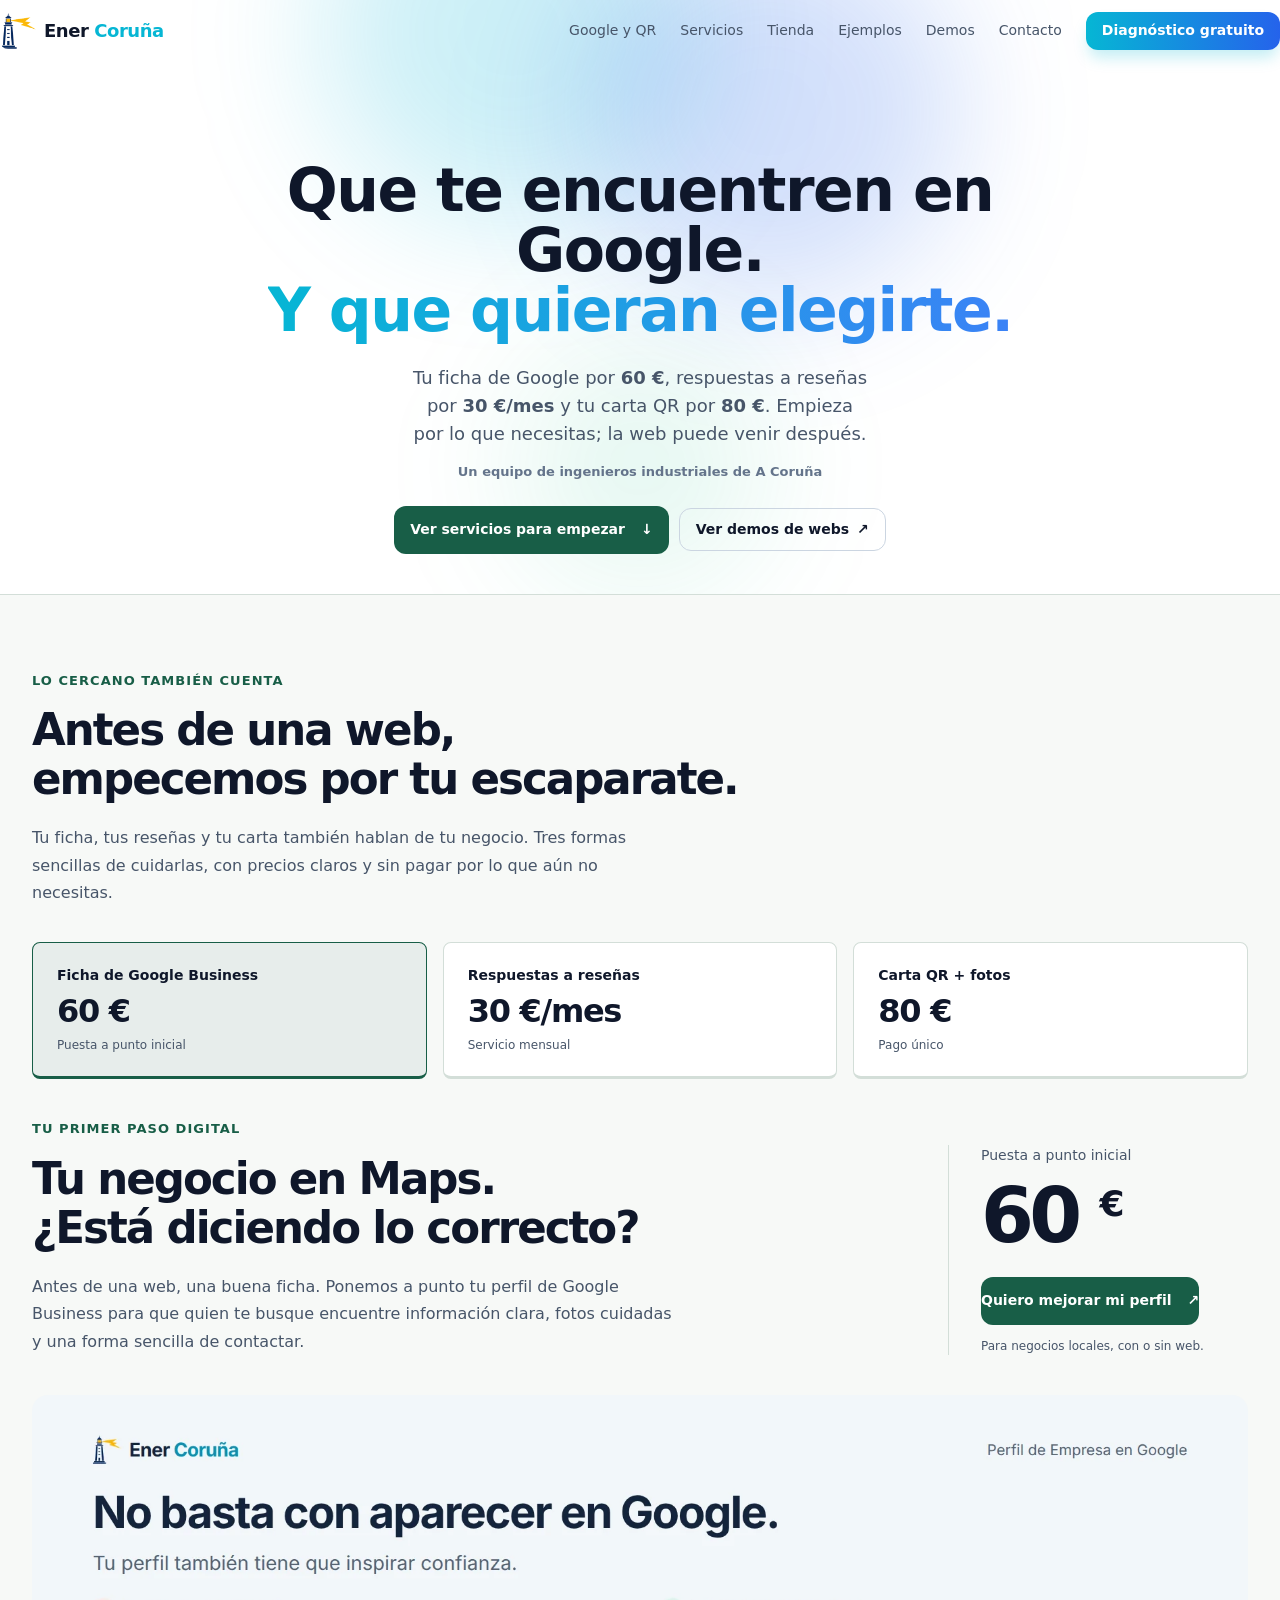
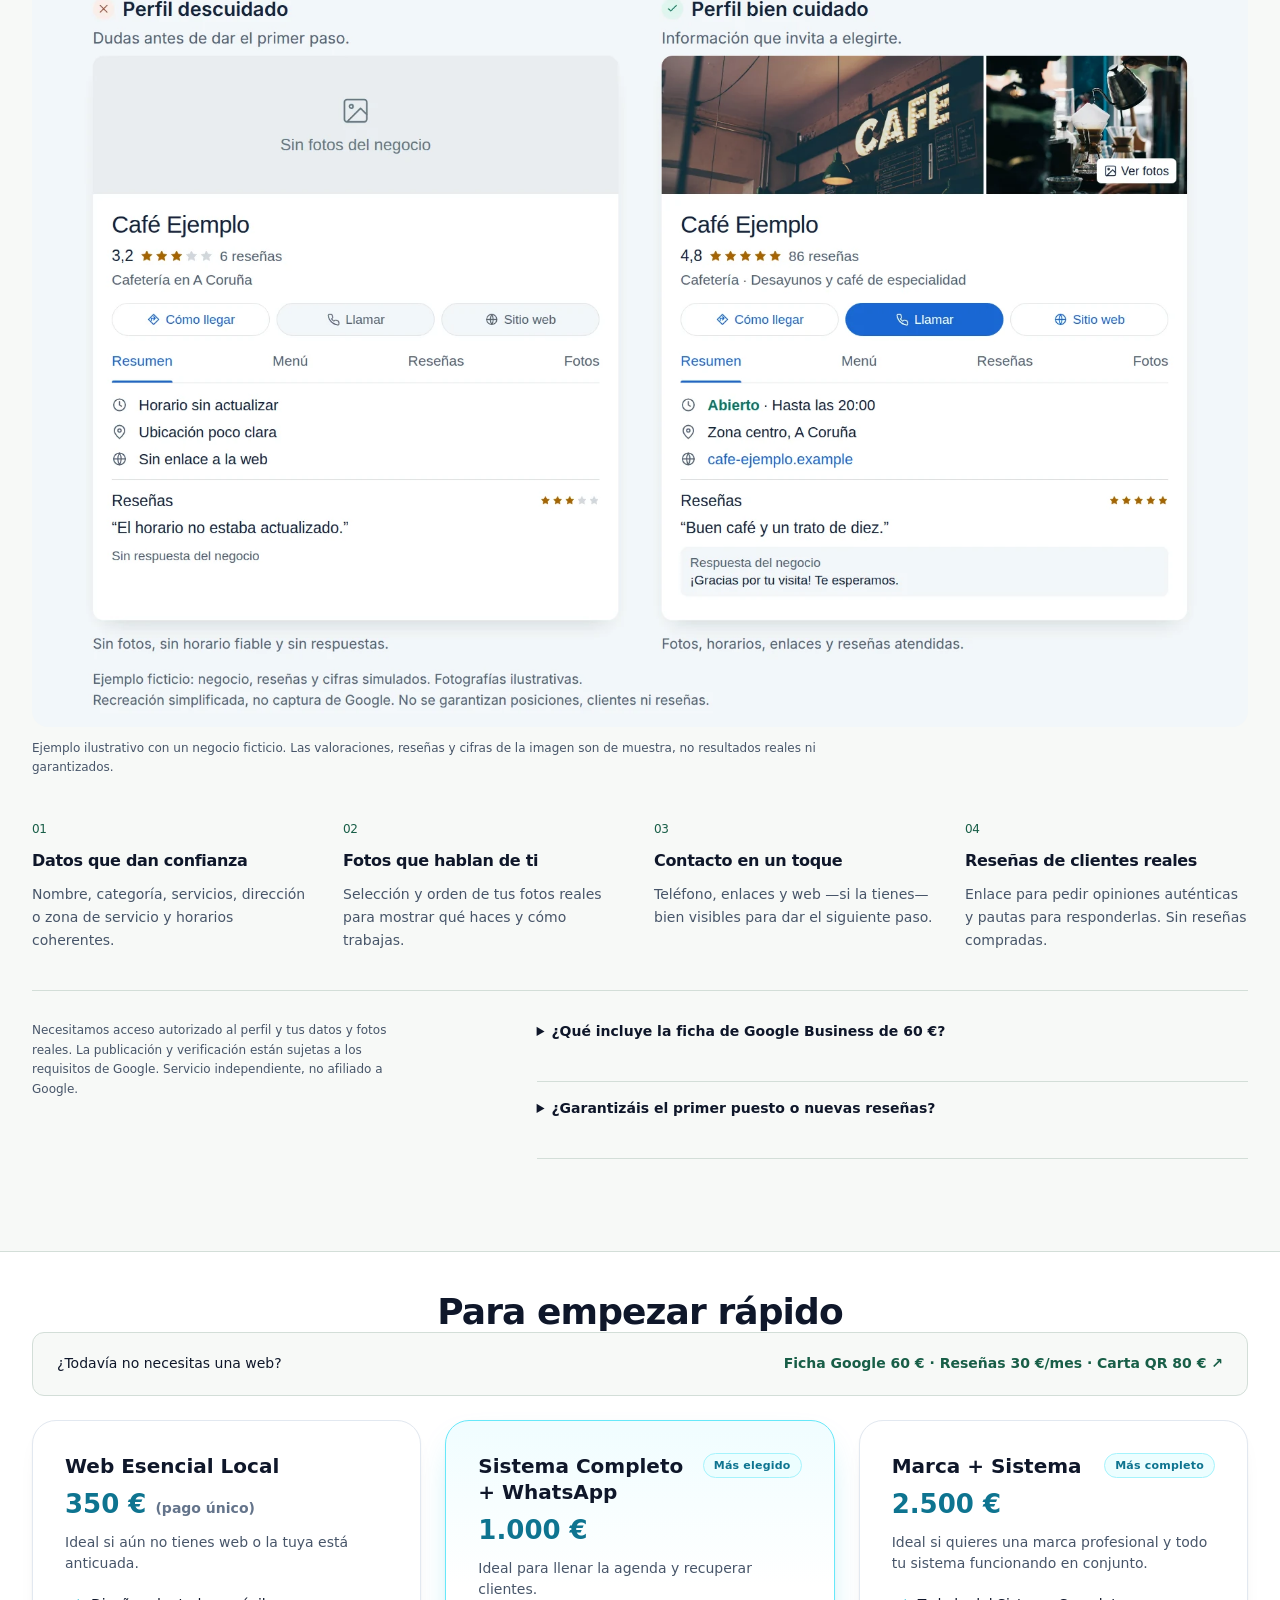
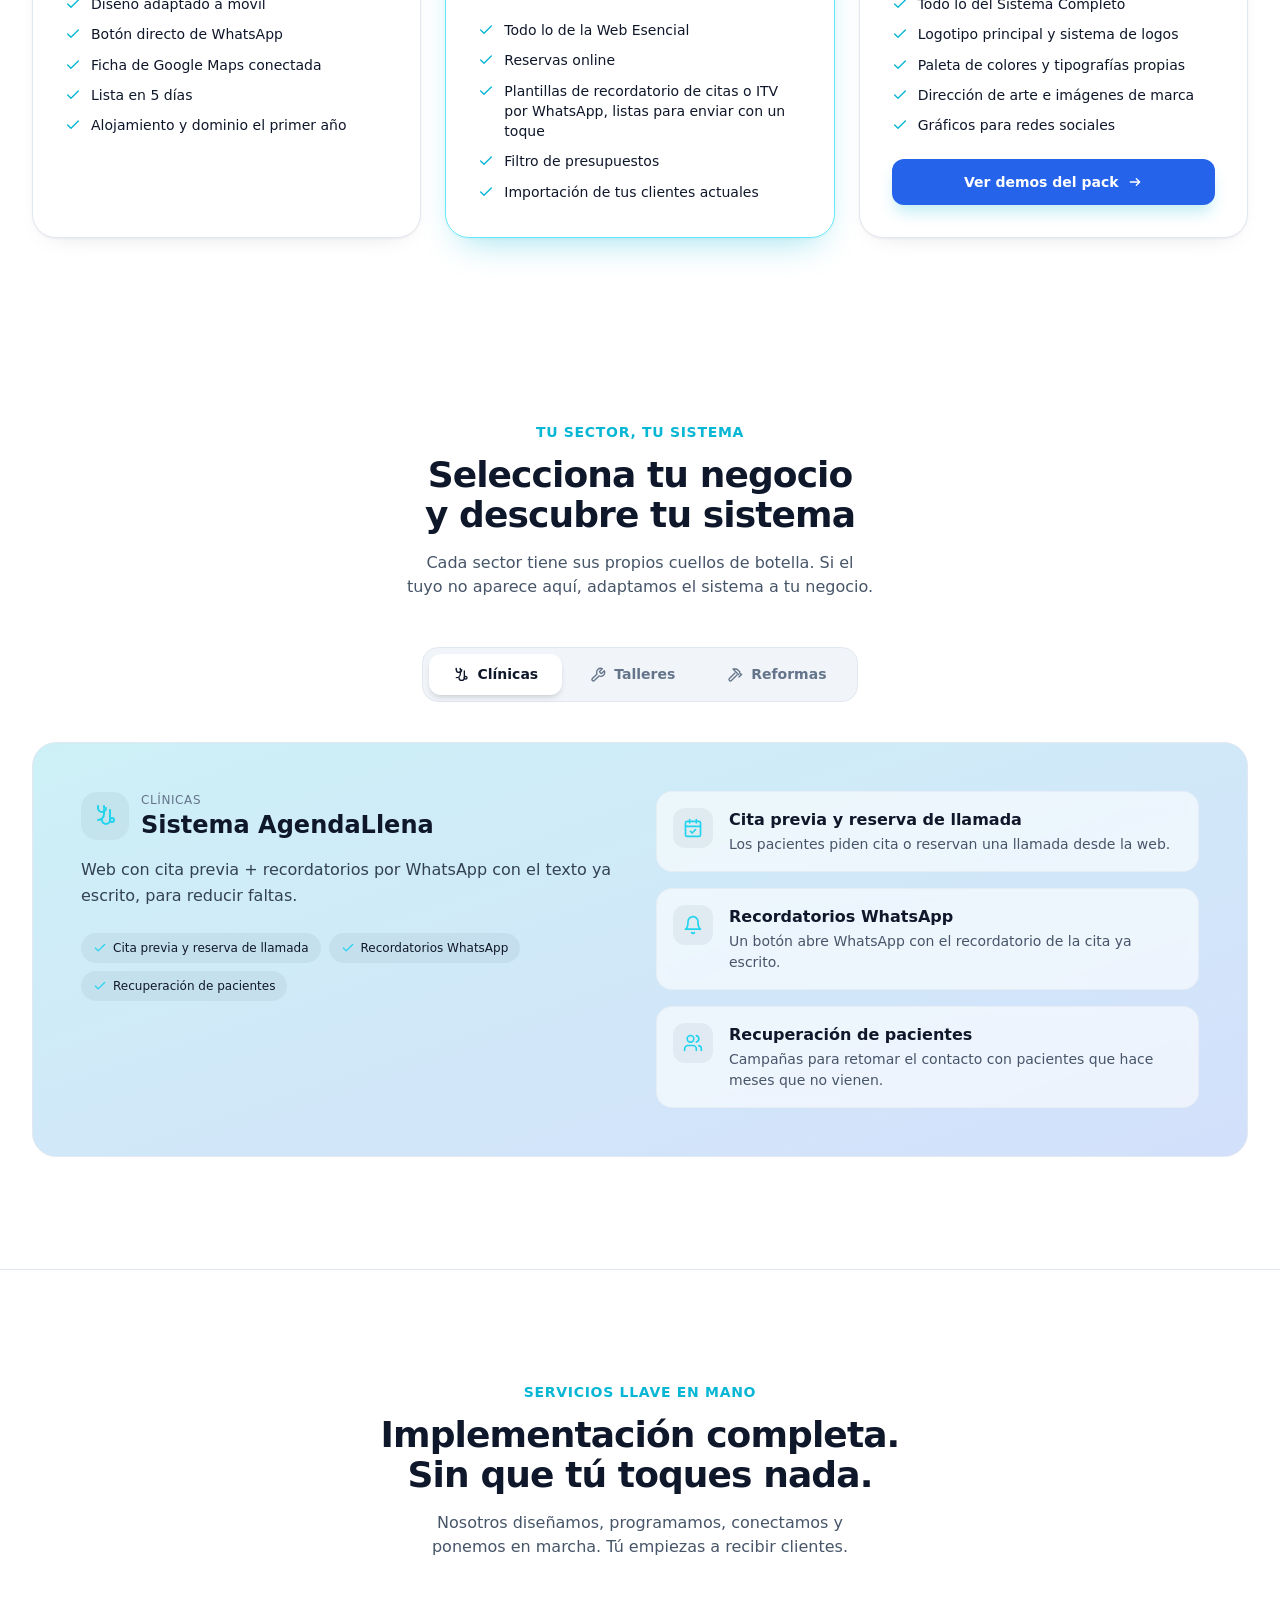
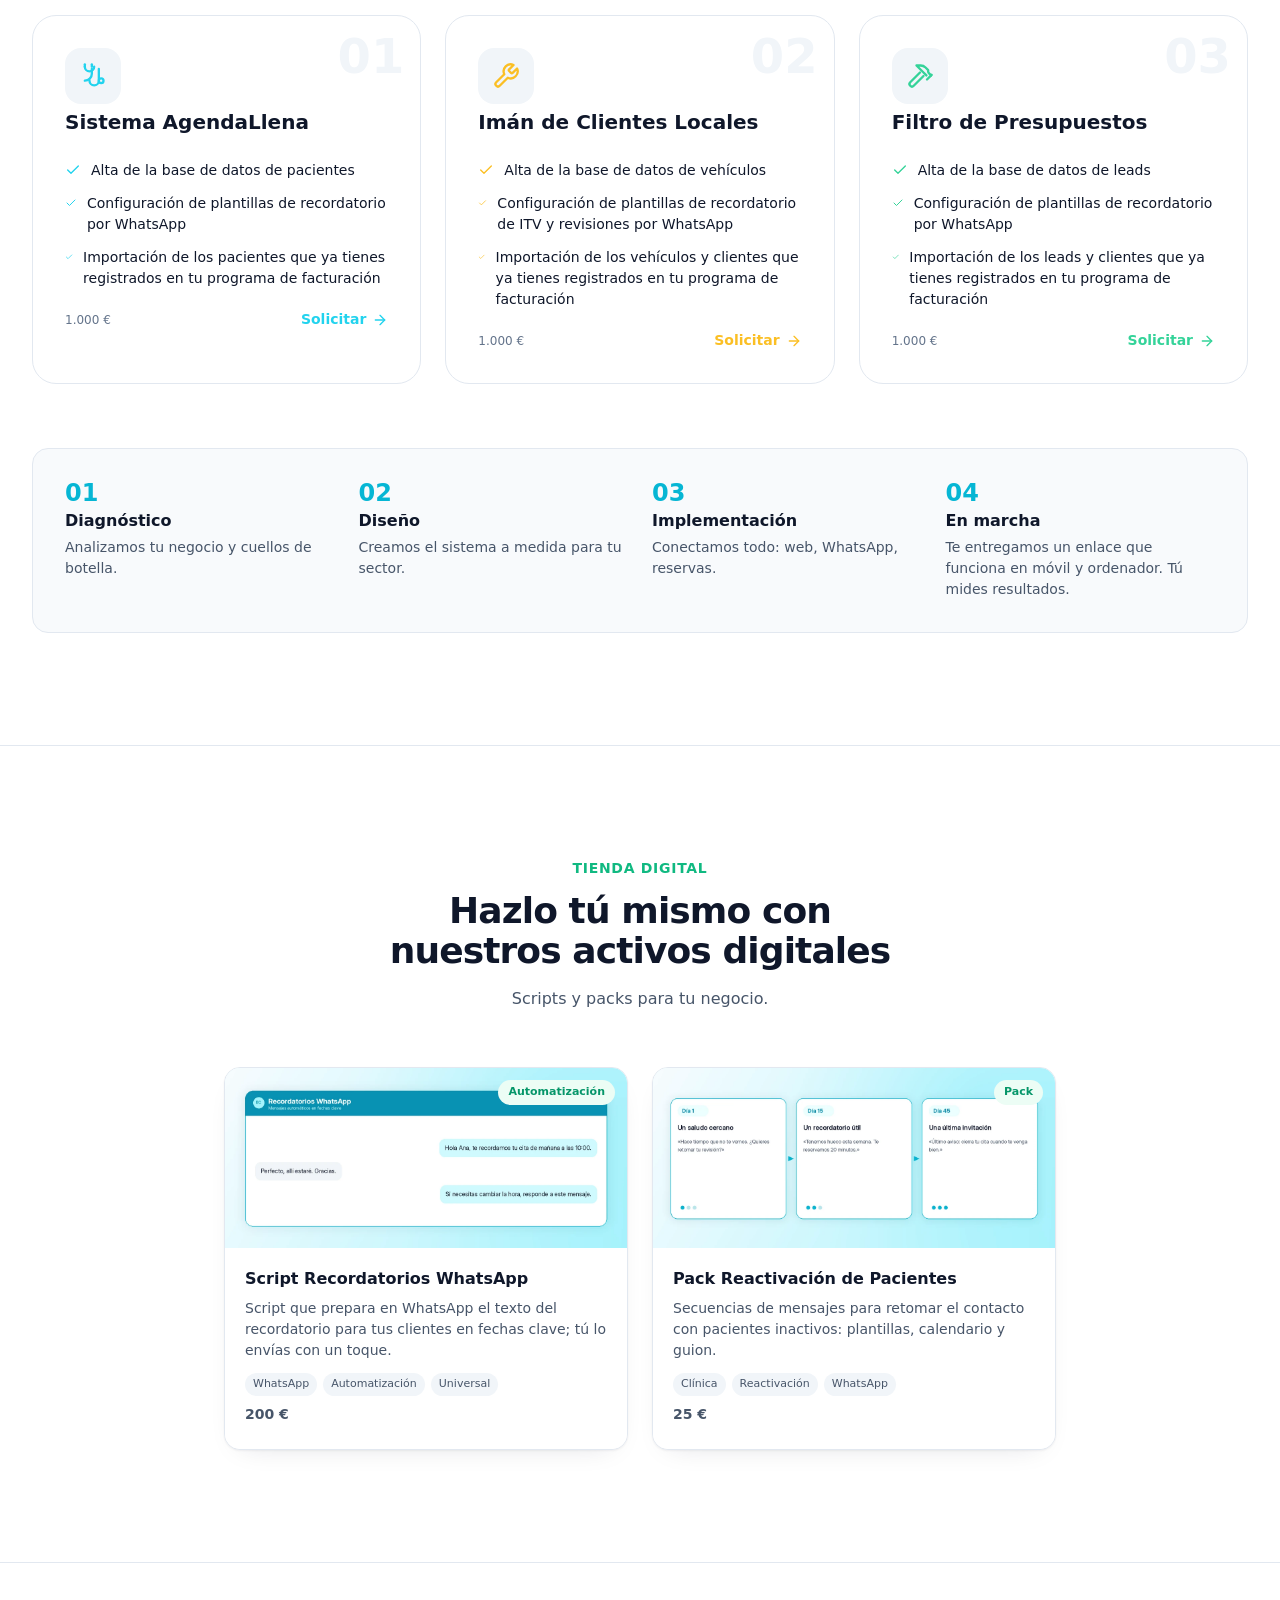
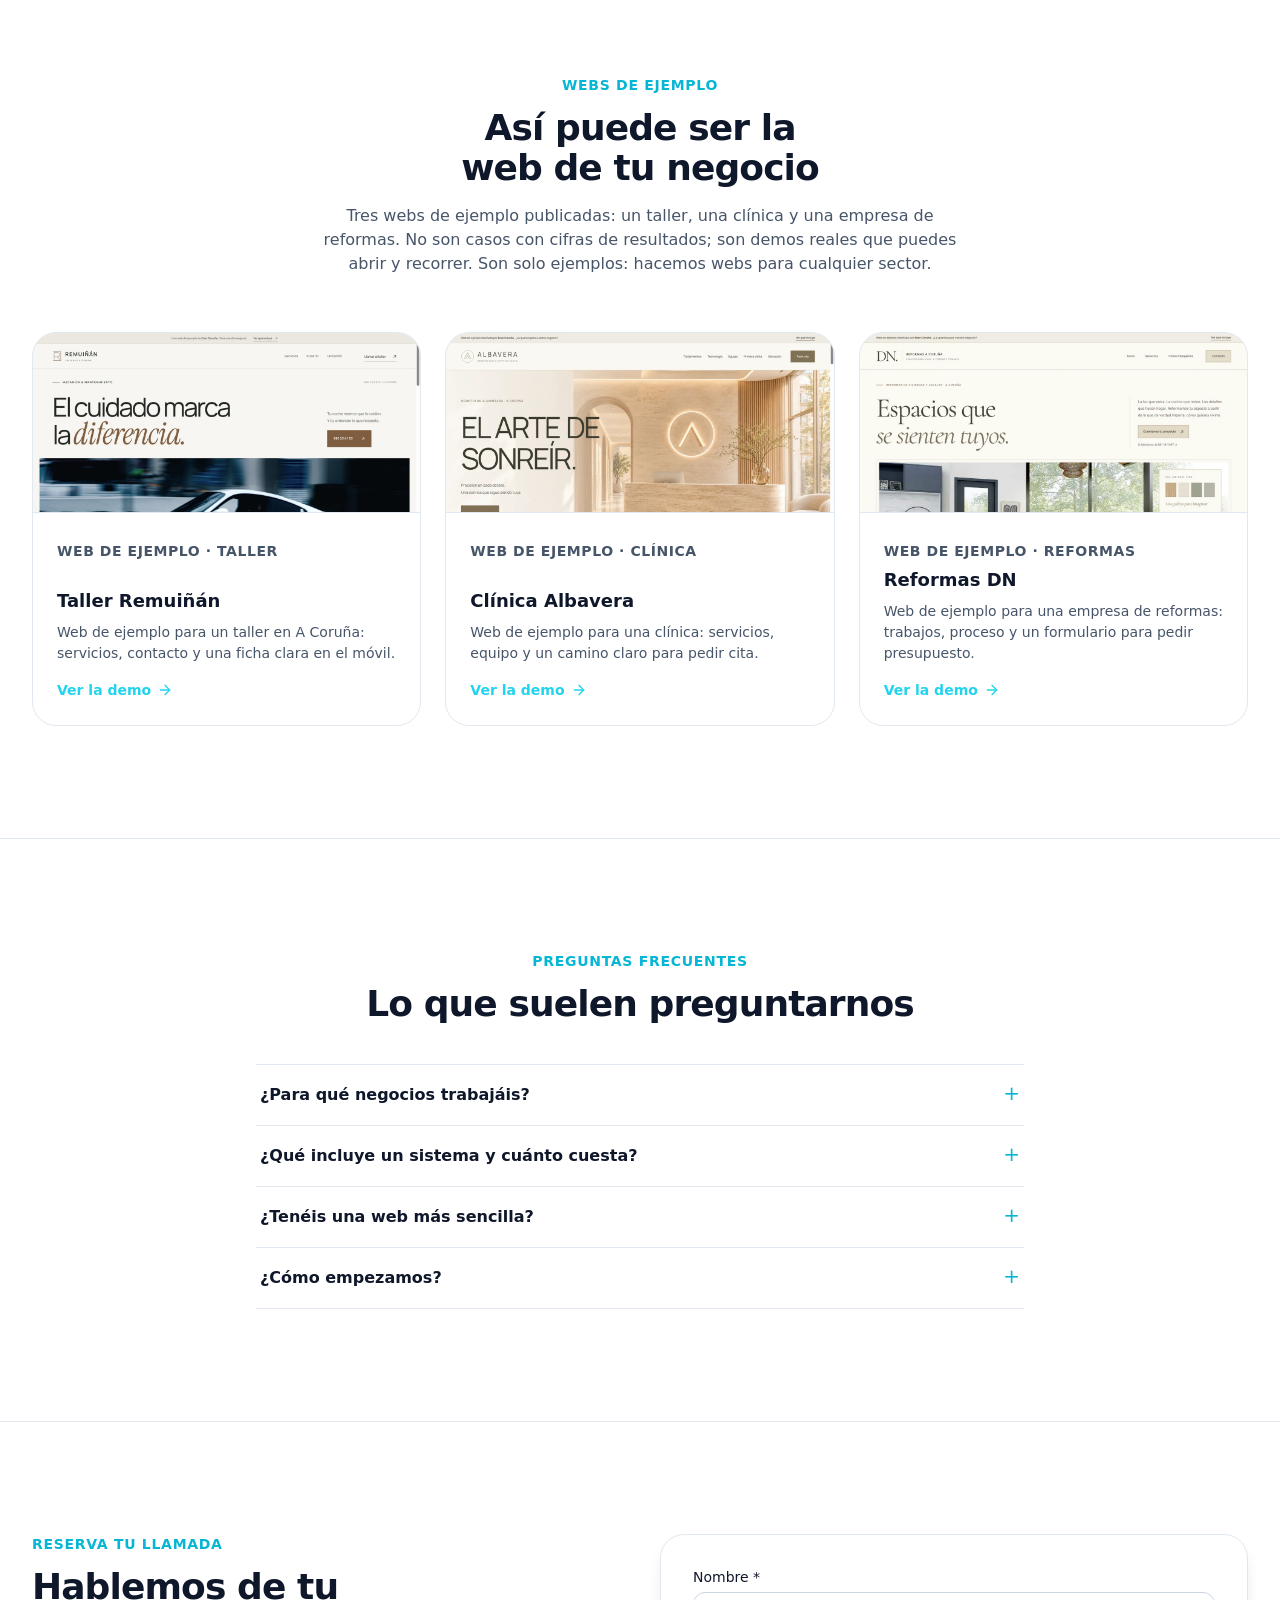
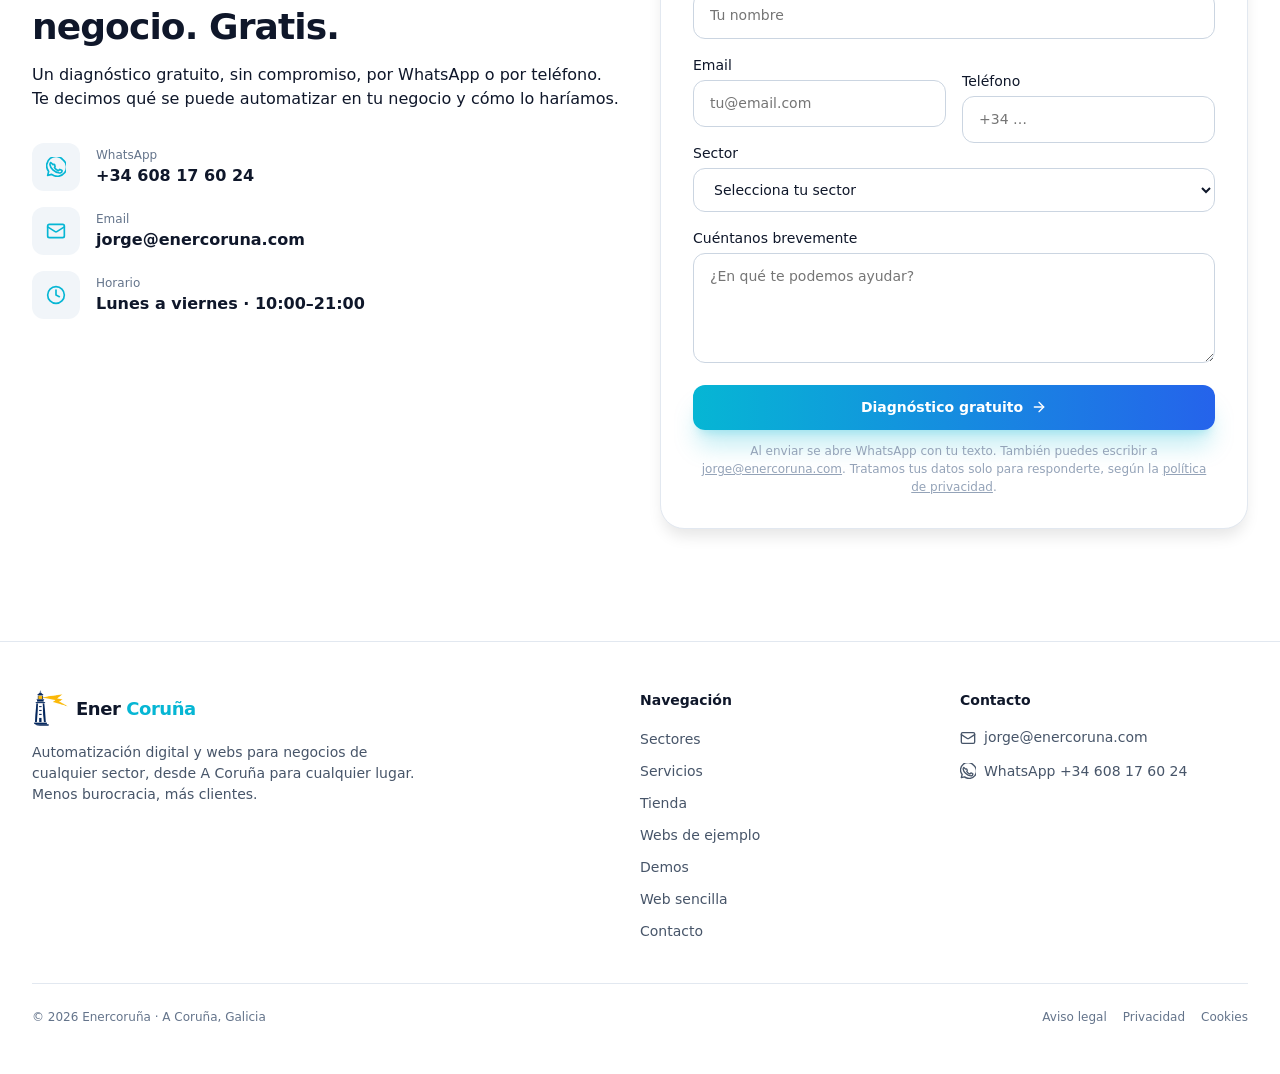
<file: index.html>
<!DOCTYPE html>
<html lang="es">
<head>
  <meta charset="utf-8">
  <meta name="viewport" content="width=device-width, initial-scale=1">
  <title>Ener Coruña — Google Maps, web y sistemas para tu negocio</title>
  <meta name="description" content="Ficha de Google Business por 60 €, respuestas a reseñas por 30 €/mes y carta QR por 80 €. Webs, marca y sistemas desde A Coruña para toda España.">
  <meta name="robots" content="index, follow">
  <meta name="author" content="Ener Coruña">
  <meta name="geo.region" content="ES-C">
  <meta name="geo.placename" content="A Coruña">
  <link rel="canonical" href="https://www.enercoruna.com/">
  <meta property="og:type" content="website">
  <meta property="og:site_name" content="Ener Coruña">
  <meta property="og:locale" content="es_ES">
  <meta property="og:title" content="Ener Coruña — Google Maps, web y sistemas para tu negocio">
  <meta property="og:description" content="Ficha de Google Business por 60 €, respuestas a reseñas por 30 €/mes y carta QR por 80 €. Webs, marca y sistemas desde A Coruña para toda España.">
  <meta property="og:url" content="https://www.enercoruna.com/">
  <meta property="og:image" content="https://www.enercoruna.com/img/og-servicios.jpg">
  <meta property="og:image:width" content="1200">
  <meta property="og:image:height" content="630">
  <meta name="twitter:card" content="summary_large_image">
  <meta name="twitter:title" content="Ener Coruña — Google Maps, web y sistemas para tu negocio">
  <meta name="twitter:description" content="Ficha de Google Business por 60 €, respuestas a reseñas por 30 €/mes y carta QR por 80 €. Webs, marca y sistemas desde A Coruña para toda España.">
  <meta name="twitter:image" content="https://www.enercoruna.com/img/og-servicios.jpg">
  <link rel="icon" href="/img/favicon-v2.png" type="image/png" sizes="32x32">
  <link rel="apple-touch-icon" href="/img/apple-touch-v2.png">
  <link rel="stylesheet" href="/theme.css?v=20261119maps">
  <script type="application/ld+json">{"@context":"https://schema.org","@type":["LocalBusiness","ProfessionalService"],"@id":"https://www.enercoruna.com/#enercoruna","name":"Ener Coruña","alternateName":"Enercoruña","url":"https://www.enercoruna.com/","description":"Puesta a punto de perfiles de Google Business, webs y automatización para negocios. Desde A Coruña para toda España.","email":"jorge@enercoruna.com","telephone":"+34608176024","knowsLanguage":"es","image":"https://www.enercoruna.com/img/og-servicios.jpg","logo":"https://www.enercoruna.com/img/logo-mark.png","areaServed":[{"@type":"City","name":"A Coruña"},{"@type":"Country","name":"España"}],"address":{"@type":"PostalAddress","addressLocality":"A Coruña","addressRegion":"Galicia","addressCountry":"ES"},"openingHoursSpecification":{"@type":"OpeningHoursSpecification","dayOfWeek":["Monday","Tuesday","Wednesday","Thursday","Friday"],"opens":"10:00","closes":"21:00"},"contactPoint":{"@type":"ContactPoint","contactType":"customer support","telephone":"+34608176024","email":"jorge@enercoruna.com","availableLanguage":["Spanish","Galician"],"url":"https://wa.me/34608176024?text=Hola%2C%20vengo%20de%20la%20web%20de%20Enercoru%C3%B1a"},"makesOffer":[{"@type":"Offer","price":"60","priceCurrency":"EUR","url":"https://www.enercoruna.com/#google-maps","description":"Revisión y puesta a punto inicial. Sin garantías de posición, clientes o reseñas.","itemOffered":{"@type":"Service","name":"Puesta a punto de Google Business","url":"https://www.enercoruna.com/#google-maps"}},{"@type":"Offer","price":"30","priceCurrency":"EUR","url":"https://www.enercoruna.com/#resenas-google","description":"Respuestas personalizadas con ayuda de IA y revisión humana. Servicio mensual de 30 €/mes.","itemOffered":{"@type":"Service","name":"Respuestas a reseñas","url":"https://www.enercoruna.com/#resenas-google"},"priceSpecification":{"@type":"UnitPriceSpecification","price":"30","priceCurrency":"EUR","unitText":"mes"}},{"@type":"Offer","price":"80","priceCurrency":"EUR","url":"https://www.enercoruna.com/#carta-qr","description":"Carta web móvil, código QR y mejora de luz y presentación de las fotos de tus platos. 80 €, pago único.","itemOffered":{"@type":"Service","name":"Carta QR con fotos mejoradas","url":"https://www.enercoruna.com/#carta-qr"}},{"@type":"Offer","price":"1000","priceCurrency":"EUR","description":"Sistemas de captación y automatización para clínicas, talleres, reformas u otros autónomos, pymes y empresas. 1.000 €. Incluye web, base de datos, plantillas de recordatorio por WhatsApp e importación de registros del programa de facturación.","itemOffered":{"@type":"Service","name":"Sistemas de captación y automatización","description":"Sistema AgendaLlena, Imán de Clientes Locales o Filtro de Presupuestos, con web e implementación.","url":"https://www.enercoruna.com/#servicios"}},{"@type":"Offer","price":"350","priceCurrency":"EUR","description":"Web sencilla para un negocio local. 350 €, pago único, con hosting y dominio el primer año.","itemOffered":{"@type":"Service","name":"Web sencilla","url":"https://www.enercoruna.com/web-seo-local-a-coruna/"}}]}</script>
<script type="application/ld+json">{"@context":"https://schema.org","@type":"FAQPage","mainEntity":[{"@type":"Question","name":"¿Qué incluye la ficha de Google Business de 60 €?","acceptedAnswer":{"@type":"Answer","text":"Una revisión y puesta a punto inicial de tu perfil: datos y horarios, categoría, descripción y servicios, selección de tus fotos reales, enlaces de contacto y pautas para solicitar reseñas auténticas. Trabajamos con acceso autorizado y los datos de tu negocio; la publicación y verificación dependen de Google."}},{"@type":"Question","name":"¿Garantizáis el primer puesto o nuevas reseñas?","acceptedAnswer":{"@type":"Answer","text":"No. Mejoramos la información y presentación del perfil, pero Google decide el posicionamiento y tus clientes deciden si dejan una reseña. No compramos ni inventamos opiniones ni prometemos clientes garantizados."}},{"@type":"Question","name":"¿Para qué negocios trabajáis?","acceptedAnswer":{"@type":"Answer","text":"Para autónomos, pymes y empresas de cualquier sector y lugar: estamos en A Coruña, pero trabajamos a distancia con toda España y fuera. Adaptamos la web y el sistema de captación, reservas o cualificación a cada negocio."}},{"@type":"Question","name":"¿Qué incluye un sistema y cuánto cuesta?","acceptedAnswer":{"@type":"Answer","text":"Cada sistema cuesta 1.000 € e incluye una web rápida orientada a llamadas y WhatsApp, el alta de la base de datos (pacientes, vehículos o leads, según el sector), la configuración de plantillas de recordatorio por WhatsApp (un botón abre WhatsApp con el texto escrito; los envíos programados solo si se montan en la puesta en marcha, y se acuerda antes) y la importación de los registros que ya tienes en tu programa de facturación. Si un trabajo tiene un alcance distinto, lo presupuestamos antes."}},{"@type":"Question","name":"¿Tenéis una web más sencilla?","acceptedAnswer":{"@type":"Answer","text":"Sí. Una web clara para tu negocio cuesta 350 €, en un único pago. El hosting y el dominio están incluidos el primer año; el dominio se renueva después al precio del registrador. El mantenimiento es opcional y se presupuesta aparte."}},{"@type":"Question","name":"¿Cómo empezamos?","acceptedAnswer":{"@type":"Answer","text":"Escríbenos por WhatsApp, llámanos al +34 608 17 60 24 o usa el formulario. Te decimos si podemos ayudarte y cómo, sin compromiso."}}],"url":"https://www.enercoruna.com/"}</script>
</head>
<body>
<header class="site-header">
  <nav class="nav wrap">
    <a class="brand" href="/" aria-label="Ener Coruña, inicio">
      <img src="/img/logo-mark.png" width="36" height="36" alt="">
      <span class="brand-word">Ener <em>Coruña</em></span>
    </a>
    <div class="nav-desktop">
      <a class="nav-link" href="#servicios-locales">Google y QR</a><a class="nav-link" href="#servicios">Servicios</a><a class="nav-link" href="#tienda">Tienda</a><a class="nav-link" href="#ejemplos">Ejemplos</a><a class="nav-link" href="/demos/">Demos</a><a class="nav-link" href="#contacto">Contacto</a>
      <a class="btn btn-primary" href="https://wa.me/34608176024?text=Hola%2C%20vengo%20de%20la%20web%20de%20Enercoru%C3%B1a.%20Quiero%20un%20diagn%C3%B3stico%20gratuito" target="_blank" rel="noopener noreferrer">Diagnóstico gratuito</a>
    </div>
    <div class="nav-mobile-tools">
      <button type="button" class="icon-btn menu-btn" data-menu-toggle aria-label="Menú" aria-expanded="false">
        <span data-icon="menu"><svg viewBox="0 0 24 24" width="24" height="24" fill="none" stroke="currentColor" stroke-width="2" stroke-linecap="round" stroke-linejoin="round" aria-hidden="true"><path d="M4 5h16M4 12h16M4 19h16"/></svg></span>
        <span data-icon="close" hidden><svg viewBox="0 0 24 24" width="24" height="24" fill="none" stroke="currentColor" stroke-width="2" stroke-linecap="round" stroke-linejoin="round" aria-hidden="true"><path d="M18 6 6 18M6 6l12 12"/></svg></span>
      </button>
    </div>
  </nav>
  <div class="nav-panel" data-nav-panel>
    <div class="nav-panel-inner">
      <a class="nav-link" href="#servicios-locales">Google y QR</a><a class="nav-link" href="#servicios">Servicios</a><a class="nav-link" href="#tienda">Tienda</a><a class="nav-link" href="#ejemplos">Ejemplos</a><a class="nav-link" href="/demos/">Demos</a><a class="nav-link" href="#contacto">Contacto</a>
      <a class="btn btn-primary" href="https://wa.me/34608176024?text=Hola%2C%20vengo%20de%20la%20web%20de%20Enercoru%C3%B1a.%20Quiero%20un%20diagn%C3%B3stico%20gratuito" target="_blank" rel="noopener noreferrer">Diagnóstico gratuito</a>
    </div>
  </div>
</header>

<section class="hero">
  <div class="hero-glows" aria-hidden="true">
    <div class="glow glow-a"></div>
    <div class="glow glow-b"></div>
    <div class="glow glow-c"></div>
  </div>
  <div class="wrap">
    <div class="hero-inner">
      <h1 class="animate-fade-up d1">Que te encuentren en Google.<br><span class="shimmer-text">Y que quieran elegirte.</span></h1>
      <p class="lead animate-fade-up d2">Tu ficha de Google por <strong>60 €</strong>, respuestas a reseñas por <strong>30 €/mes</strong> y tu carta QR por <strong>80 €</strong>. Empieza por lo que necesitas; la web puede venir después.</p>
      <p class="hero-trust animate-fade-up d3">Un equipo de ingenieros industriales de A Coruña</p>
      <div class="hero-cta animate-fade-up d3"><a class="btn maps-btn" href="#servicios-locales">Ver servicios para empezar <span aria-hidden="true">↓</span></a><a class="btn btn-ghost" href="/demos/">Ver demos de webs <span aria-hidden="true">↗</span></a></div>
    </div>
  </div>
</section>

<!-- Google Business service -->
<section class="maps-service" id="servicios-locales" aria-labelledby="local-services-title"><div class="wrap"><div class="local-services-intro"><p class="maps-kicker">Lo cercano también cuenta</p><h2 id="local-services-title">Antes de una web,<br>empecemos por tu escaparate.</h2><p>Tu ficha, tus reseñas y tu carta también hablan de tu negocio. Tres formas sencillas de cuidarlas, con precios claros y sin pagar por lo que aún no necesitas.</p></div><div class="local-services-tabs" role="tablist" aria-label="Servicios para negocios locales"><button type="button" class="local-service-tab" id="local-tab-google-maps" role="tab" aria-controls="google-maps" aria-selected="true" tabindex="0" data-local-tab="google-maps"><span>Ficha de Google Business</span><strong>60 €</strong><small>Puesta a punto inicial</small></button><button type="button" class="local-service-tab" id="local-tab-resenas-google" role="tab" aria-controls="resenas-google" aria-selected="false" tabindex="-1" data-local-tab="resenas-google"><span>Respuestas a reseñas</span><strong>30 €/mes</strong><small>Servicio mensual</small></button><button type="button" class="local-service-tab" id="local-tab-carta-qr" role="tab" aria-controls="carta-qr" aria-selected="false" tabindex="-1" data-local-tab="carta-qr"><span>Carta QR + fotos</span><strong>80 €</strong><small>Pago único</small></button></div><div id="google-maps" class="local-service-panel" role="tabpanel" aria-labelledby="local-tab-google-maps" data-local-panel="google-maps">    <div class="maps-heading">
      <div><p class="maps-kicker">Tu primer paso digital</p><h3 class="local-panel-title" id="maps-panel-title">Tu negocio en Maps.<br>¿Está diciendo lo correcto?</h3><p class="maps-intro">Antes de una web, una buena ficha. Ponemos a punto tu perfil de Google Business para que quien te busque encuentre información clara, fotos cuidadas y una forma sencilla de contactar.</p></div>
      <div class="maps-offer"><p>Puesta a punto inicial</p><strong>60 <span>€</span></strong><a class="btn maps-btn" href="https://wa.me/34608176024?text=Hola%2C%20quiero%20mejorar%20mi%20perfil%20de%20Google%20Business%20con%20el%20servicio%20de%2060%20%E2%82%AC." target="_blank" rel="noopener noreferrer">Quiero mejorar mi perfil <span aria-hidden="true">↗</span></a><span class="maps-offer-note">Para negocios locales, con o sin web.</span></div>
    </div>
    <figure class="maps-visual"><img class="local-compare-wide" src="/img/google-business/comparativa.webp" loading="lazy" decoding="async" alt="Ejemplo ficticio de Café Ejemplo: perfil de Google Business incompleto y perfil cuidado con datos claros, fotos ilustrativas y reseñas atendidas." width="1800" height="1380"><div class="local-compare-mobile"><img src="/img/google-business/antes.webp" loading="lazy" decoding="async" alt="Antes: ficha ficticia de Google Business sin fotos, con horario desactualizado y reseñas sin respuesta." width="840" height="1180"><img src="/img/google-business/despues.webp" loading="lazy" decoding="async" alt="Después: ficha ficticia con fotos ilustrativas, servicios claros, horario actualizado, enlace web y reseñas atendidas. No son resultados reales." width="840" height="1180"></div><figcaption>Ejemplo ilustrativo con un negocio ficticio. Las valoraciones, reseñas y cifras de la imagen son de muestra, no resultados reales ni garantizados.</figcaption></figure>
    <div class="maps-includes"><div><h4><span aria-hidden="true">01</span>Datos que dan confianza</h4><p>Nombre, categoría, servicios, dirección o zona de servicio y horarios coherentes.</p></div><div><h4><span aria-hidden="true">02</span>Fotos que hablan de ti</h4><p>Selección y orden de tus fotos reales para mostrar qué haces y cómo trabajas.</p></div><div><h4><span aria-hidden="true">03</span>Contacto en un toque</h4><p>Teléfono, enlaces y web —si la tienes— bien visibles para dar el siguiente paso.</p></div><div><h4><span aria-hidden="true">04</span>Reseñas de clientes reales</h4><p>Enlace para pedir opiniones auténticas y pautas para responderlas. Sin reseñas compradas.</p></div></div>
    <div class="maps-bottom"><p>Necesitamos acceso autorizado al perfil y tus datos y fotos reales. La publicación y verificación están sujetas a los requisitos de Google. Servicio independiente, no afiliado a Google.</p><div class="maps-faq"><details><summary>¿Qué incluye la ficha de Google Business de 60 €?</summary><p>Una revisión y puesta a punto inicial de tu perfil: datos y horarios, categoría, descripción y servicios, selección de tus fotos reales, enlaces de contacto y pautas para solicitar reseñas auténticas. Trabajamos con acceso autorizado y los datos de tu negocio; la publicación y verificación dependen de Google.</p></details><details><summary>¿Garantizáis el primer puesto o nuevas reseñas?</summary><p>No. Mejoramos la información y presentación del perfil, pero Google decide el posicionamiento y tus clientes deciden si dejan una reseña. No compramos ni inventamos opiniones ni prometemos clientes garantizados.</p></details></div></div>
</div><div id="resenas-google" class="local-service-panel" role="tabpanel" aria-labelledby="local-tab-resenas-google" data-local-panel="resenas-google"><div class="maps-heading"><div><p class="maps-kicker">Respuestas a reseñas</p><h3 class="local-panel-title" id="resenas-google-title">Cada reseña merece una buena respuesta.</h3><p class="maps-intro">Te ayudamos a poner al día las reseñas pendientes y las nuevas con respuestas profesionales y personalizadas. Con ayuda de IA, revisión humana y el tono de tu negocio.</p></div><div class="maps-offer"><p>Servicio mensual</p><strong class="local-price">30 €/mes</strong><a class="btn maps-btn" href="https://wa.me/34608176024?text=Hola%2C%20me%20interesa%20el%20servicio%20Respuestas%20a%20rese%C3%B1as%20de%2030%20%E2%82%AC%2Fmes." target="_blank" rel="noopener noreferrer">Cuidar mis reseñas <span aria-hidden="true">↗</span></a></div></div><figure class="maps-visual"><img class="local-compare-wide" src="/img/servicios/resenas-google.webp" loading="lazy" decoding="async" alt="Ejemplo ficticio de Café Brisa: las mismas reseñas positivas y críticas sin contestar y con respuestas personalizadas del negocio." width="1600" height="1000"><div class="local-compare-mobile"><img src="/img/servicios/resenas-antes.webp" loading="lazy" decoding="async" alt="Antes: dos reseñas del negocio ficticio Café Brisa sin respuesta." width="900" height="1000"><img src="/img/servicios/resenas-despues.webp" loading="lazy" decoding="async" alt="Después: Café Brisa agradece una reseña positiva y responde con empatía a una crítica por la espera. Ejemplo ficticio." width="900" height="1000"></div><figcaption>Ejemplo ilustrativo con un negocio ficticio. Opiniones, cifras y datos de muestra; no son clientes ni resultados reales.</figcaption></figure><div class="maps-includes"><div><h4><span aria-hidden="true">01</span>Tu tono, no una plantilla</h4><p>Respuestas adaptadas a lo que cuenta cada cliente y a la voz de tu negocio.</p></div><div><h4><span aria-hidden="true">02</span>Con criterio humano</h4><p>Revisión de los borradores y atención especial a las críticas o situaciones delicadas.</p></div><div><h4><span aria-hidden="true">03</span>Al día, cada mes</h4><p>Trabajamos las reseñas pendientes y las nuevas para cuidar la atención al cliente.</p></div><div><h4><span aria-hidden="true">04</span>Opiniones auténticas</h4><p>No generamos reseñas falsas, no compramos estrellas ni intentamos borrar críticas legítimas.</p></div></div><p class="local-service-note">Las respuestas se preparan para tu revisión y aprobación antes de publicarlas. No se garantiza una posición en Google ni un número de clientes o reseñas.</p></div><div id="carta-qr" class="local-service-panel" role="tabpanel" aria-labelledby="local-tab-carta-qr" data-local-panel="carta-qr"><div class="maps-heading"><div><p class="maps-kicker">Carta QR + fotos</p><h3 class="local-panel-title" id="carta-qr-title">Una carta que apetece abrir. Y pedir.</h3><p class="maps-intro">Convertimos tu carta en una página clara y ligera para el móvil, con un QR para las mesas y tus fotos mejoradas. Sin obligar a descargar un PDF ni instalar una app.</p></div><div class="maps-offer"><p>Pago único</p><strong class="local-price">80 €</strong><a class="btn maps-btn" href="https://wa.me/34608176024?text=Hola%2C%20me%20interesa%20el%20servicio%20Carta%20QR%20%2B%20fotos%20de%2080%20%E2%82%AC." target="_blank" rel="noopener noreferrer">Quiero mi carta QR <span aria-hidden="true">↗</span></a></div></div><figure class="maps-visual"><picture><source media="(max-width:640px)" srcset="/img/servicios/carta-qr-movil.webp" width="1080" height="1350"><img src="/img/servicios/carta-qr.webp" width="1600" height="1040" loading="lazy" decoding="async" alt="Comparativa ilustrativa del antes y después del servicio carta qr + fotos para un negocio ficticio."></picture><figcaption>Ejemplo ilustrativo con un negocio ficticio. Opiniones, cifras y datos de muestra; no son clientes ni resultados reales.</figcaption></figure><figure class="maps-visual qr-photo-comparison"><img src="/img/servicios/fotos-mejoradas.webp" width="1600" height="1040" loading="lazy" decoding="async" alt="Comparación simulada de una misma fotografía ilustrativa de una hamburguesa: antes oscurecida y después con más luz y color."><figcaption>La misma foto de archivo en ambas versiones: comparación simulada de luz, color y encuadre, sin cambiar el plato.</figcaption></figure><div class="maps-includes"><div><h4><span aria-hidden="true">01</span>Tu carta, fácil de leer</h4><p>Secciones, platos y precios claros, pensados para el móvil.</p></div><div><h4><span aria-hidden="true">02</span>Fotos mejor presentadas</h4><p>Mejoramos luz, color y encuadre de tus imágenes, sin inventar platos ni cambiar las raciones.</p></div><div><h4><span aria-hidden="true">03</span>Un QR para tus mesas</h4><p>Código listo para colocar y enlazar directamente con la carta web.</p></div><div><h4><span aria-hidden="true">04</span>Información de tu negocio</h4><p>Tú facilitas y validas los platos, los precios y la información de alérgenos.</p></div></div><p class="local-service-note">80 € por la creación inicial de la carta web y su QR. Las actualizaciones posteriores se acuerdan aparte. No se alteran los ingredientes ni se garantiza un aumento de ventas.</p></div></div></section>
<!-- End Google Business service -->

<section class="sec sec-prices" id="empezar">
  <div class="wrap">
    <div class="sec-head">
      <h2>Para empezar rápido</h2>
    </div>
    <a class="maps-price-entry" href="#servicios-locales"><span>¿Todavía no necesitas una web?</span><strong>Ficha Google 60 € · Reseñas 30 €/mes · Carta QR 80 € <span aria-hidden="true">↗</span></strong></a>
<div class="price-row">
      <article class="price-card">
        <div class="price-card-head"><h3>Web Esencial Local</h3></div>
        <p class="price">350 € <span>(pago único)</span></p>
        <p class="ideal">Ideal si aún no tienes web o la tuya está anticuada.</p>
        <ul>
          <li><span class="accent-cyan"><svg viewBox="0 0 24 24" width="16" height="16" fill="none" stroke="currentColor" stroke-width="2" stroke-linecap="round" stroke-linejoin="round" aria-hidden="true"><path d="M20 6 9 17l-5-5"/></svg></span><span>Diseño adaptado a móvil</span></li>
          <li><span class="accent-cyan"><svg viewBox="0 0 24 24" width="16" height="16" fill="none" stroke="currentColor" stroke-width="2" stroke-linecap="round" stroke-linejoin="round" aria-hidden="true"><path d="M20 6 9 17l-5-5"/></svg></span><span>Botón directo de WhatsApp</span></li>
          <li><span class="accent-cyan"><svg viewBox="0 0 24 24" width="16" height="16" fill="none" stroke="currentColor" stroke-width="2" stroke-linecap="round" stroke-linejoin="round" aria-hidden="true"><path d="M20 6 9 17l-5-5"/></svg></span><span>Ficha de Google Maps conectada</span></li>
          <li><span class="accent-cyan"><svg viewBox="0 0 24 24" width="16" height="16" fill="none" stroke="currentColor" stroke-width="2" stroke-linecap="round" stroke-linejoin="round" aria-hidden="true"><path d="M20 6 9 17l-5-5"/></svg></span><span>Lista en 5 días</span></li>
          <li><span class="accent-cyan"><svg viewBox="0 0 24 24" width="16" height="16" fill="none" stroke="currentColor" stroke-width="2" stroke-linecap="round" stroke-linejoin="round" aria-hidden="true"><path d="M20 6 9 17l-5-5"/></svg></span><span>Alojamiento y dominio el primer año</span></li>
        </ul>
      </article>
      <article class="price-card is-picked">
        <div class="price-card-head">
          <h3>Sistema Completo + WhatsApp</h3>
          <span class="tag-pick">Más elegido</span>
        </div>
        <p class="price">1.000 €</p>
        <p class="ideal">Ideal para llenar la agenda y recuperar clientes.</p>
        <ul>
          <li><span class="accent-cyan"><svg viewBox="0 0 24 24" width="16" height="16" fill="none" stroke="currentColor" stroke-width="2" stroke-linecap="round" stroke-linejoin="round" aria-hidden="true"><path d="M20 6 9 17l-5-5"/></svg></span><span>Todo lo de la Web Esencial</span></li>
          <li><span class="accent-cyan"><svg viewBox="0 0 24 24" width="16" height="16" fill="none" stroke="currentColor" stroke-width="2" stroke-linecap="round" stroke-linejoin="round" aria-hidden="true"><path d="M20 6 9 17l-5-5"/></svg></span><span>Reservas online</span></li>
          <li><span class="accent-cyan"><svg viewBox="0 0 24 24" width="16" height="16" fill="none" stroke="currentColor" stroke-width="2" stroke-linecap="round" stroke-linejoin="round" aria-hidden="true"><path d="M20 6 9 17l-5-5"/></svg></span><span>Plantillas de recordatorio de citas o ITV por WhatsApp, listas para enviar con un toque</span></li>
          <li><span class="accent-cyan"><svg viewBox="0 0 24 24" width="16" height="16" fill="none" stroke="currentColor" stroke-width="2" stroke-linecap="round" stroke-linejoin="round" aria-hidden="true"><path d="M20 6 9 17l-5-5"/></svg></span><span>Filtro de presupuestos</span></li>
          <li><span class="accent-cyan"><svg viewBox="0 0 24 24" width="16" height="16" fill="none" stroke="currentColor" stroke-width="2" stroke-linecap="round" stroke-linejoin="round" aria-hidden="true"><path d="M20 6 9 17l-5-5"/></svg></span><span>Importación de tus clientes actuales</span></li>
        </ul>
      </article>
      <article class="price-card">
        <div class="price-card-head">
          <h3>Marca + Sistema</h3>
          <span class="tag-pick">Más completo</span>
        </div>
        <p class="price">2.500 €</p>
        <p class="ideal">Ideal si quieres una marca profesional y todo tu sistema funcionando en conjunto.</p>
        <ul>
          <li><span class="accent-cyan"><svg viewBox="0 0 24 24" width="16" height="16" fill="none" stroke="currentColor" stroke-width="2" stroke-linecap="round" stroke-linejoin="round" aria-hidden="true"><path d="M20 6 9 17l-5-5"/></svg></span><span>Todo lo del Sistema Completo</span></li>
          <li><span class="accent-cyan"><svg viewBox="0 0 24 24" width="16" height="16" fill="none" stroke="currentColor" stroke-width="2" stroke-linecap="round" stroke-linejoin="round" aria-hidden="true"><path d="M20 6 9 17l-5-5"/></svg></span><span>Logotipo principal y sistema de logos</span></li>
          <li><span class="accent-cyan"><svg viewBox="0 0 24 24" width="16" height="16" fill="none" stroke="currentColor" stroke-width="2" stroke-linecap="round" stroke-linejoin="round" aria-hidden="true"><path d="M20 6 9 17l-5-5"/></svg></span><span>Paleta de colores y tipografías propias</span></li>
          <li><span class="accent-cyan"><svg viewBox="0 0 24 24" width="16" height="16" fill="none" stroke="currentColor" stroke-width="2" stroke-linecap="round" stroke-linejoin="round" aria-hidden="true"><path d="M20 6 9 17l-5-5"/></svg></span><span>Dirección de arte e imágenes de marca</span></li>
          <li><span class="accent-cyan"><svg viewBox="0 0 24 24" width="16" height="16" fill="none" stroke="currentColor" stroke-width="2" stroke-linecap="round" stroke-linejoin="round" aria-hidden="true"><path d="M20 6 9 17l-5-5"/></svg></span><span>Gráficos para redes sociales</span></li>
        </ul>
        <a class="btn btn-primary pack-demo-link" href="/demos/">Ver demos del pack <svg viewBox="0 0 24 24" width="16" height="16" fill="none" stroke="currentColor" stroke-width="2" stroke-linecap="round" stroke-linejoin="round" aria-hidden="true"><path d="M5 12h14m-5-5 5 5-5 5"/></svg></a>
      </article>
    </div>
  </div>
</section>

<section class="sec" id="sectores">
  <div class="wrap">
    <div class="sec-head">
      <p class="kicker">Tu sector, tu sistema</p>
      <h2>Selecciona tu negocio y descubre tu sistema</h2>
      <p class="sub">Cada sector tiene sus propios cuellos de botella. Si el tuyo no aparece aquí, adaptamos el sistema a tu negocio.</p>
    </div>
    <div class="tabs-wrap">
      <div class="tabs" role="tablist" aria-label="Sectores">
        <button type="button" class="tab is-on" role="tab" aria-selected="true" data-sector-tab="clinica"><svg viewBox="0 0 24 24" width="16" height="16" fill="none" stroke="currentColor" stroke-width="2" stroke-linecap="round" stroke-linejoin="round" aria-hidden="true"><path d="M11 2v2"/><path d="M5 2v2"/><path d="M5 4a4 4 0 0 0 8 0"/><path d="M9 16a4 4 0 0 0 8 0V6"/><circle cx="19" cy="16" r="2"/><path d="M11 6v4a6 6 0 0 1-6 6"/></svg> Clínicas</button>
        <button type="button" class="tab" role="tab" aria-selected="false" data-sector-tab="taller"><svg viewBox="0 0 24 24" width="16" height="16" fill="none" stroke="currentColor" stroke-width="2" stroke-linecap="round" stroke-linejoin="round" aria-hidden="true"><path d="M14.7 6.3a1 1 0 0 0 0 1.4l1.6 1.6a1 1 0 0 0 1.4 0l3.77-3.77a6 6 0 0 1-7.94 7.94l-6.91 6.91a2.12 2.12 0 0 1-3-3l6.91-6.91a6 6 0 0 1 7.94-7.94l-3.76 3.76z"/></svg> Talleres</button>
        <button type="button" class="tab" role="tab" aria-selected="false" data-sector-tab="reformas"><svg viewBox="0 0 24 24" width="16" height="16" fill="none" stroke="currentColor" stroke-width="2" stroke-linecap="round" stroke-linejoin="round" aria-hidden="true"><path d="m15 12-8.373 8.373a1 1 0 1 1-3-3L12 9"/><path d="m18 15 4-4"/><path d="m21.5 11.5-1.914-1.914A2 2 0 0 1 19 8.172V7l-2.26-2.26a6 6 0 0 0-4.202-1.756L9 2.96l6 6 2.5 2.54"/></svg> Reformas</button>
      </div>
    </div>
    <div class="panel panel-clinica" data-sector-panel="clinica">
  <div class="panel-inner">
    <div>
      <div class="sys-head">
        <span class="ico-box accent"><svg viewBox="0 0 24 24" width="24" height="24" fill="none" stroke="currentColor" stroke-width="2" stroke-linecap="round" stroke-linejoin="round" aria-hidden="true"><path d="M11 2v2"/><path d="M5 2v2"/><path d="M5 4a4 4 0 0 0 8 0"/><path d="M9 16a4 4 0 0 0 8 0V6"/><circle cx="19" cy="16" r="2"/><path d="M11 6v4a6 6 0 0 1-6 6"/></svg></span>
        <div>
          <p class="sys-k">Clínicas</p>
          <h3 class="sys-name">Sistema AgendaLlena</h3>
        </div>
      </div>
      <p class="sys-desc">Web con cita previa + recordatorios por WhatsApp con el texto ya escrito, para reducir faltas.</p>
      <div class="chips"><span class="chip"><span class="accent"><svg viewBox="0 0 24 24" width="14" height="14" fill="none" stroke="currentColor" stroke-width="2" stroke-linecap="round" stroke-linejoin="round" aria-hidden="true"><path d="M20 6 9 17l-5-5"/></svg></span> Cita previa y reserva de llamada</span><span class="chip"><span class="accent"><svg viewBox="0 0 24 24" width="14" height="14" fill="none" stroke="currentColor" stroke-width="2" stroke-linecap="round" stroke-linejoin="round" aria-hidden="true"><path d="M20 6 9 17l-5-5"/></svg></span> Recordatorios WhatsApp</span><span class="chip"><span class="accent"><svg viewBox="0 0 24 24" width="14" height="14" fill="none" stroke="currentColor" stroke-width="2" stroke-linecap="round" stroke-linejoin="round" aria-hidden="true"><path d="M20 6 9 17l-5-5"/></svg></span> Recuperación de pacientes</span></div>
    </div>
    <div class="feat-list"><div class="feat">
          <span class="feat-ico accent"><svg viewBox="0 0 24 24" width="20" height="20" fill="none" stroke="currentColor" stroke-width="2" stroke-linecap="round" stroke-linejoin="round" aria-hidden="true"><path d="M8 2v4M16 2v4"/><rect width="18" height="18" x="3" y="4" rx="2"/><path d="M3 10h18"/><path d="m9 16 2 2 4-4"/></svg></span>
          <div><h4>Cita previa y reserva de llamada</h4><p>Los pacientes piden cita o reservan una llamada desde la web.</p></div>
        </div><div class="feat">
          <span class="feat-ico accent"><svg viewBox="0 0 24 24" width="20" height="20" fill="none" stroke="currentColor" stroke-width="2" stroke-linecap="round" stroke-linejoin="round" aria-hidden="true"><path d="M6 8a6 6 0 0 1 12 0c0 7 3 9 3 9H3s3-2 3-9"/><path d="M10.3 21a1.94 1.94 0 0 0 3.4 0"/></svg></span>
          <div><h4>Recordatorios WhatsApp</h4><p>Un botón abre WhatsApp con el recordatorio de la cita ya escrito.</p></div>
        </div><div class="feat">
          <span class="feat-ico accent"><svg viewBox="0 0 24 24" width="20" height="20" fill="none" stroke="currentColor" stroke-width="2" stroke-linecap="round" stroke-linejoin="round" aria-hidden="true"><path d="M16 21v-2a4 4 0 0 0-4-4H6a4 4 0 0 0-4 4v2"/><circle cx="9" cy="7" r="4"/><path d="M22 21v-2a4 4 0 0 0-3-3.87"/><path d="M16 3.13a4 4 0 0 1 0 7.75"/></svg></span>
          <div><h4>Recuperación de pacientes</h4><p>Campañas para retomar el contacto con pacientes que hace meses que no vienen.</p></div>
        </div></div>
  </div>
</div><div class="panel panel-taller" data-sector-panel="taller" hidden>
  <div class="panel-inner">
    <div>
      <div class="sys-head">
        <span class="ico-box accent"><svg viewBox="0 0 24 24" width="24" height="24" fill="none" stroke="currentColor" stroke-width="2" stroke-linecap="round" stroke-linejoin="round" aria-hidden="true"><path d="M14.7 6.3a1 1 0 0 0 0 1.4l1.6 1.6a1 1 0 0 0 1.4 0l3.77-3.77a6 6 0 0 1-7.94 7.94l-6.91 6.91a2.12 2.12 0 0 1-3-3l6.91-6.91a6 6 0 0 1 7.94-7.94l-3.76 3.76z"/></svg></span>
        <div>
          <p class="sys-k">Talleres</p>
          <h3 class="sys-name">Imán de Clientes Locales</h3>
        </div>
      </div>
      <p class="sys-desc">Web rápida para urgencias en Google + avisos por WhatsApp con el texto ya escrito para revisiones e ITV.</p>
      <div class="chips"><span class="chip"><span class="accent"><svg viewBox="0 0 24 24" width="14" height="14" fill="none" stroke="currentColor" stroke-width="2" stroke-linecap="round" stroke-linejoin="round" aria-hidden="true"><path d="M20 6 9 17l-5-5"/></svg></span> Web móvil rápida</span><span class="chip"><span class="accent"><svg viewBox="0 0 24 24" width="14" height="14" fill="none" stroke="currentColor" stroke-width="2" stroke-linecap="round" stroke-linejoin="round" aria-hidden="true"><path d="M20 6 9 17l-5-5"/></svg></span> Botón directo de WhatsApp o llamada</span><span class="chip"><span class="accent"><svg viewBox="0 0 24 24" width="14" height="14" fill="none" stroke="currentColor" stroke-width="2" stroke-linecap="round" stroke-linejoin="round" aria-hidden="true"><path d="M20 6 9 17l-5-5"/></svg></span> Presencia en Google Maps</span><span class="chip"><span class="accent"><svg viewBox="0 0 24 24" width="14" height="14" fill="none" stroke="currentColor" stroke-width="2" stroke-linecap="round" stroke-linejoin="round" aria-hidden="true"><path d="M20 6 9 17l-5-5"/></svg></span> Recordatorios ITV anuales</span></div>
    </div>
    <div class="feat-list"><div class="feat">
          <span class="feat-ico accent"><svg viewBox="0 0 24 24" width="20" height="20" fill="none" stroke="currentColor" stroke-width="2" stroke-linecap="round" stroke-linejoin="round" aria-hidden="true"><rect width="18" height="18" x="3" y="3" rx="2"/><path d="M3 9h18M9 21V9"/></svg></span>
          <div><h4>Web móvil rápida</h4><p>Web pensada para cargar rápido en el móvil.</p></div>
        </div><div class="feat">
          <span class="feat-ico accent"><svg viewBox="0 0 24 24" width="20" height="20" fill="none" stroke="currentColor" stroke-width="2" stroke-linecap="round" stroke-linejoin="round" aria-hidden="true"><path d="M20.5 3.5A11 11 0 0 0 3.2 17.3L2 22l4.8-1.2A11 11 0 1 0 20.5 3.5z"/><path d="M8.4 9.2c.2-.5.4-.5.7-.5h.6c.2 0 .4 0 .5.4.2.7.7 2 .7 2.1.1.2 0 .4-.2.6l-.3.4c-.2.2-.3.3-.1.6.2.3.8 1.3 1.8 2.1 1.2 1 2.2 1.3 2.5 1.4.3.2.5.1.7-.1l.9-1.2c.2-.2.4-.2.6-.1l2 .9c.3.1.4.2.5.4 0 .3 0 1.4-.6 2.1-.6.7-1.5 1-2.4.9-2-.1-5.3-1.1-8-3.7-2.4-2.4-3.4-5-3.6-6.3 0-1 .3-2 1-2.6z"/></svg></span>
          <div><h4>Botón directo de WhatsApp o llamada</h4><p>Tus clientes te escriben o te llaman en un toque y reciben respuesta rápido.</p></div>
        </div><div class="feat">
          <span class="feat-ico accent"><svg viewBox="0 0 24 24" width="20" height="20" fill="none" stroke="currentColor" stroke-width="2" stroke-linecap="round" stroke-linejoin="round" aria-hidden="true"><path d="m8 3 4 8 5-5 5 15H2L8 3z"/></svg></span>
          <div><h4>Presencia en Google Maps</h4><p>Trabajamos tu ficha y tu presencia local en Google Maps.</p></div>
        </div><div class="feat">
          <span class="feat-ico accent"><svg viewBox="0 0 24 24" width="20" height="20" fill="none" stroke="currentColor" stroke-width="2" stroke-linecap="round" stroke-linejoin="round" aria-hidden="true"><path d="M6 8a6 6 0 0 1 12 0c0 7 3 9 3 9H3s3-2 3-9"/><path d="M10.3 21a1.94 1.94 0 0 0 3.4 0"/></svg></span>
          <div><h4>Recordatorios ITV anuales</h4><p>Aviso de WhatsApp preparado cada 12 meses para que vuelvan al taller.</p></div>
        </div></div>
  </div>
</div><div class="panel panel-reformas" data-sector-panel="reformas" hidden>
  <div class="panel-inner">
    <div>
      <div class="sys-head">
        <span class="ico-box accent"><svg viewBox="0 0 24 24" width="24" height="24" fill="none" stroke="currentColor" stroke-width="2" stroke-linecap="round" stroke-linejoin="round" aria-hidden="true"><path d="m15 12-8.373 8.373a1 1 0 1 1-3-3L12 9"/><path d="m18 15 4-4"/><path d="m21.5 11.5-1.914-1.914A2 2 0 0 1 19 8.172V7l-2.26-2.26a6 6 0 0 0-4.202-1.756L9 2.96l6 6 2.5 2.54"/></svg></span>
        <div>
          <p class="sys-k">Reformas</p>
          <h3 class="sys-name">Filtro de Presupuestos</h3>
        </div>
      </div>
      <p class="sys-desc">Web catálogo de obras reales + formulario filtro para recibir solo presupuestos serios.</p>
      <div class="chips"><span class="chip"><span class="accent"><svg viewBox="0 0 24 24" width="14" height="14" fill="none" stroke="currentColor" stroke-width="2" stroke-linecap="round" stroke-linejoin="round" aria-hidden="true"><path d="M20 6 9 17l-5-5"/></svg></span> Web de autoridad</span><span class="chip"><span class="accent"><svg viewBox="0 0 24 24" width="14" height="14" fill="none" stroke="currentColor" stroke-width="2" stroke-linecap="round" stroke-linejoin="round" aria-hidden="true"><path d="M20 6 9 17l-5-5"/></svg></span> Botón directo de WhatsApp o llamada</span><span class="chip"><span class="accent"><svg viewBox="0 0 24 24" width="14" height="14" fill="none" stroke="currentColor" stroke-width="2" stroke-linecap="round" stroke-linejoin="round" aria-hidden="true"><path d="M20 6 9 17l-5-5"/></svg></span> Formulario interactivo</span><span class="chip"><span class="accent"><svg viewBox="0 0 24 24" width="14" height="14" fill="none" stroke="currentColor" stroke-width="2" stroke-linecap="round" stroke-linejoin="round" aria-hidden="true"><path d="M20 6 9 17l-5-5"/></svg></span> Presupuestos pre-cargados</span></div>
    </div>
    <div class="feat-list"><div class="feat">
          <span class="feat-ico accent"><svg viewBox="0 0 24 24" width="20" height="20" fill="none" stroke="currentColor" stroke-width="2" stroke-linecap="round" stroke-linejoin="round" aria-hidden="true"><circle cx="12" cy="12" r="10"/><path d="M2 12h20M12 2a15.3 15.3 0 0 1 4 10 15.3 15.3 0 0 1-4 10 15.3 15.3 0 0 1-4-10 15.3 15.3 0 0 1 4-10z"/></svg></span>
          <div><h4>Web de autoridad</h4><p>Proyecta profesionalidad que justifica presupuestos altos.</p></div>
        </div><div class="feat">
          <span class="feat-ico accent"><svg viewBox="0 0 24 24" width="20" height="20" fill="none" stroke="currentColor" stroke-width="2" stroke-linecap="round" stroke-linejoin="round" aria-hidden="true"><path d="M20.5 3.5A11 11 0 0 0 3.2 17.3L2 22l4.8-1.2A11 11 0 1 0 20.5 3.5z"/><path d="M8.4 9.2c.2-.5.4-.5.7-.5h.6c.2 0 .4 0 .5.4.2.7.7 2 .7 2.1.1.2 0 .4-.2.6l-.3.4c-.2.2-.3.3-.1.6.2.3.8 1.3 1.8 2.1 1.2 1 2.2 1.3 2.5 1.4.3.2.5.1.7-.1l.9-1.2c.2-.2.4-.2.6-.1l2 .9c.3.1.4.2.5.4 0 .3 0 1.4-.6 2.1-.6.7-1.5 1-2.4.9-2-.1-5.3-1.1-8-3.7-2.4-2.4-3.4-5-3.6-6.3 0-1 .3-2 1-2.6z"/></svg></span>
          <div><h4>Botón directo de WhatsApp o llamada</h4><p>Quien quiere un presupuesto te escribe o te llama en un toque y recibe respuesta rápido.</p></div>
        </div><div class="feat">
          <span class="feat-ico accent"><svg viewBox="0 0 24 24" width="20" height="20" fill="none" stroke="currentColor" stroke-width="2" stroke-linecap="round" stroke-linejoin="round" aria-hidden="true"><path d="M3 4h18l-7 8v6l-4 2v-8L3 4z"/></svg></span>
          <div><h4>Formulario interactivo</h4><p>El cliente elige el tipo de reforma, cuándo quiere empezar y su presupuesto aproximado. El lead te llega cualificado por WhatsApp.</p></div>
        </div><div class="feat">
          <span class="feat-ico accent"><svg viewBox="0 0 24 24" width="20" height="20" fill="none" stroke="currentColor" stroke-width="2" stroke-linecap="round" stroke-linejoin="round" aria-hidden="true"><rect width="18" height="18" x="3" y="3" rx="2"/><path d="M3 9h18M9 21V9"/></svg></span>
          <div><h4>Presupuestos pre-cargados</h4><p>Llega con datos del proyecto, no con un «cuánto cuesta reformar un baño».</p></div>
        </div></div>
  </div>
</div>
  </div>
</section>

<section class="sec sec-border" id="servicios">
  <div class="wrap">
    <div class="sec-head">
      <p class="kicker">Servicios llave en mano</p>
      <h2>Implementación completa. Sin que tú toques nada.</h2>
      <p class="sub">Nosotros diseñamos, programamos, conectamos y ponemos en marcha. Tú empiezas a recibir clientes.</p>
    </div>
    <div class="cards-3">
      <article class="svc-card svc-clinica">
  <div class="svc-wash"></div>
  <span class="num-bg">01</span>
  <div class="svc-body">
    <div class="ico-lg accent-cyan"><svg viewBox="0 0 24 24" width="28" height="28" fill="none" stroke="currentColor" stroke-width="2" stroke-linecap="round" stroke-linejoin="round" aria-hidden="true"><path d="M11 2v2"/><path d="M5 2v2"/><path d="M5 4a4 4 0 0 0 8 0"/><path d="M9 16a4 4 0 0 0 8 0V6"/><circle cx="19" cy="16" r="2"/><path d="M11 6v4a6 6 0 0 1-6 6"/></svg></div>
    <h3>Sistema AgendaLlena</h3>
    <ul><li><span class="accent-cyan"><svg viewBox="0 0 24 24" width="16" height="16" fill="none" stroke="currentColor" stroke-width="2" stroke-linecap="round" stroke-linejoin="round" aria-hidden="true"><path d="M20 6 9 17l-5-5"/></svg></span><span>Alta de la base de datos de pacientes</span></li><li><span class="accent-cyan"><svg viewBox="0 0 24 24" width="16" height="16" fill="none" stroke="currentColor" stroke-width="2" stroke-linecap="round" stroke-linejoin="round" aria-hidden="true"><path d="M20 6 9 17l-5-5"/></svg></span><span>Configuración de plantillas de recordatorio por WhatsApp</span></li><li><span class="accent-cyan"><svg viewBox="0 0 24 24" width="16" height="16" fill="none" stroke="currentColor" stroke-width="2" stroke-linecap="round" stroke-linejoin="round" aria-hidden="true"><path d="M20 6 9 17l-5-5"/></svg></span><span>Importación de los pacientes que ya tienes registrados en tu programa de facturación</span></li></ul>
    <div class="svc-foot">
      <span class="price">1.000 €</span>
      <a class="sol accent-cyan" href="https://wa.me/34608176024?text=Hola%2C%20vengo%20de%20la%20web%20de%20Enercoru%C3%B1a.%20Quiero%20un%20diagn%C3%B3stico%20gratuito" target="_blank" rel="noopener noreferrer">Solicitar <svg viewBox="0 0 24 24" width="16" height="16" fill="none" stroke="currentColor" stroke-width="2" stroke-linecap="round" stroke-linejoin="round" aria-hidden="true"><path d="M5 12h14"/><path d="m12 5 7 7-7 7"/></svg></a>
    </div>
  </div>
</article>
      <article class="svc-card svc-taller">
  <div class="svc-wash"></div>
  <span class="num-bg">02</span>
  <div class="svc-body">
    <div class="ico-lg accent-amber"><svg viewBox="0 0 24 24" width="28" height="28" fill="none" stroke="currentColor" stroke-width="2" stroke-linecap="round" stroke-linejoin="round" aria-hidden="true"><path d="M14.7 6.3a1 1 0 0 0 0 1.4l1.6 1.6a1 1 0 0 0 1.4 0l3.77-3.77a6 6 0 0 1-7.94 7.94l-6.91 6.91a2.12 2.12 0 0 1-3-3l6.91-6.91a6 6 0 0 1 7.94-7.94l-3.76 3.76z"/></svg></div>
    <h3>Imán de Clientes Locales</h3>
    <ul><li><span class="accent-amber"><svg viewBox="0 0 24 24" width="16" height="16" fill="none" stroke="currentColor" stroke-width="2" stroke-linecap="round" stroke-linejoin="round" aria-hidden="true"><path d="M20 6 9 17l-5-5"/></svg></span><span>Alta de la base de datos de vehículos</span></li><li><span class="accent-amber"><svg viewBox="0 0 24 24" width="16" height="16" fill="none" stroke="currentColor" stroke-width="2" stroke-linecap="round" stroke-linejoin="round" aria-hidden="true"><path d="M20 6 9 17l-5-5"/></svg></span><span>Configuración de plantillas de recordatorio de ITV y revisiones por WhatsApp</span></li><li><span class="accent-amber"><svg viewBox="0 0 24 24" width="16" height="16" fill="none" stroke="currentColor" stroke-width="2" stroke-linecap="round" stroke-linejoin="round" aria-hidden="true"><path d="M20 6 9 17l-5-5"/></svg></span><span>Importación de los vehículos y clientes que ya tienes registrados en tu programa de facturación</span></li></ul>
    <div class="svc-foot">
      <span class="price">1.000 €</span>
      <a class="sol accent-amber" href="https://wa.me/34608176024?text=Hola%2C%20vengo%20de%20la%20web%20de%20Enercoru%C3%B1a.%20Quiero%20un%20diagn%C3%B3stico%20gratuito" target="_blank" rel="noopener noreferrer">Solicitar <svg viewBox="0 0 24 24" width="16" height="16" fill="none" stroke="currentColor" stroke-width="2" stroke-linecap="round" stroke-linejoin="round" aria-hidden="true"><path d="M5 12h14"/><path d="m12 5 7 7-7 7"/></svg></a>
    </div>
  </div>
</article>
      <article class="svc-card svc-reformas">
  <div class="svc-wash"></div>
  <span class="num-bg">03</span>
  <div class="svc-body">
    <div class="ico-lg accent-emerald"><svg viewBox="0 0 24 24" width="28" height="28" fill="none" stroke="currentColor" stroke-width="2" stroke-linecap="round" stroke-linejoin="round" aria-hidden="true"><path d="m15 12-8.373 8.373a1 1 0 1 1-3-3L12 9"/><path d="m18 15 4-4"/><path d="m21.5 11.5-1.914-1.914A2 2 0 0 1 19 8.172V7l-2.26-2.26a6 6 0 0 0-4.202-1.756L9 2.96l6 6 2.5 2.54"/></svg></div>
    <h3>Filtro de Presupuestos</h3>
    <ul><li><span class="accent-emerald"><svg viewBox="0 0 24 24" width="16" height="16" fill="none" stroke="currentColor" stroke-width="2" stroke-linecap="round" stroke-linejoin="round" aria-hidden="true"><path d="M20 6 9 17l-5-5"/></svg></span><span>Alta de la base de datos de leads</span></li><li><span class="accent-emerald"><svg viewBox="0 0 24 24" width="16" height="16" fill="none" stroke="currentColor" stroke-width="2" stroke-linecap="round" stroke-linejoin="round" aria-hidden="true"><path d="M20 6 9 17l-5-5"/></svg></span><span>Configuración de plantillas de recordatorio por WhatsApp</span></li><li><span class="accent-emerald"><svg viewBox="0 0 24 24" width="16" height="16" fill="none" stroke="currentColor" stroke-width="2" stroke-linecap="round" stroke-linejoin="round" aria-hidden="true"><path d="M20 6 9 17l-5-5"/></svg></span><span>Importación de los leads y clientes que ya tienes registrados en tu programa de facturación</span></li></ul>
    <div class="svc-foot">
      <span class="price">1.000 €</span>
      <a class="sol accent-emerald" href="https://wa.me/34608176024?text=Hola%2C%20vengo%20de%20la%20web%20de%20Enercoru%C3%B1a.%20Quiero%20un%20diagn%C3%B3stico%20gratuito" target="_blank" rel="noopener noreferrer">Solicitar <svg viewBox="0 0 24 24" width="16" height="16" fill="none" stroke="currentColor" stroke-width="2" stroke-linecap="round" stroke-linejoin="round" aria-hidden="true"><path d="M5 12h14"/><path d="m12 5 7 7-7 7"/></svg></a>
    </div>
  </div>
</article>
    </div>
    <div class="steps">
      <div class="steps-grid">
        <div class="step"><div class="step-n">01</div><h4>Diagnóstico</h4><p>Analizamos tu negocio y cuellos de botella.</p></div>
        <div class="step"><div class="step-n">02</div><h4>Diseño</h4><p>Creamos el sistema a medida para tu sector.</p></div>
        <div class="step"><div class="step-n">03</div><h4>Implementación</h4><p>Conectamos todo: web, WhatsApp, reservas.</p></div>
        <div class="step"><div class="step-n">04</div><h4>En marcha</h4><p>Te entregamos un enlace que funciona en móvil y ordenador. Tú mides resultados.</p></div>
      </div>
    </div>
  </div>
</section>

<section class="sec sec-border" id="tienda">
  <div class="wrap">
    <div class="sec-head">
      <p class="kicker kicker-em">Tienda digital</p>
      <h2>Hazlo tú mismo con nuestros activos digitales</h2>
      <p class="sub">Scripts y packs para tu negocio.</p>
    </div>
    <div class="store-grid"><article class="store-card">
          <div class="store-art">
            <span class="tag-cat">Automatización</span>
            <img src="/img/store/whatsapp.webp" alt="Ilustración del script de recordatorios por WhatsApp" width="800" height="400" loading="lazy">
          </div>
          <div class="store-body">
            <h3>Script Recordatorios WhatsApp</h3>
            <p>Script que prepara en WhatsApp el texto del recordatorio para tus clientes en fechas clave; tú lo envías con un toque.</p>
            <div class="store-tags"><span>WhatsApp</span><span>Automatización</span><span>Universal</span></div>
            <p class="store-price">200 €</p>
          </div>
        </article><article class="store-card">
          <div class="store-art">
            <span class="tag-cat">Pack</span>
            <img src="/img/store/reactivacion.webp" alt="Ilustración del pack de reactivación de pacientes" width="800" height="400" loading="lazy">
          </div>
          <div class="store-body">
            <h3>Pack Reactivación de Pacientes</h3>
            <p>Secuencias de mensajes para retomar el contacto con pacientes inactivos: plantillas, calendario y guion.</p>
            <div class="store-tags"><span>Clínica</span><span>Reactivación</span><span>WhatsApp</span></div>
            <p class="store-price">25 €</p>
          </div>
        </article></div>
  </div>
</section>

<section class="sec sec-border" id="ejemplos">
  <div class="wrap">
    <div class="sec-head">
      <p class="kicker">Webs de ejemplo</p>
      <h2>Así puede ser la web de tu negocio</h2>
      <p class="sub">Tres webs de ejemplo publicadas: un taller, una clínica y una empresa de reformas. No son casos con cifras de resultados; son demos reales que puedes abrir y recorrer. Son solo ejemplos: hacemos webs para cualquier sector.</p>
    </div>
    <div class="demo-grid"><a class="demo-card" href="https://demo-talleres-remuinan.pages.dev" target="_blank" rel="noopener noreferrer">
          <div class="demo-shot"><img src="/img/portfolio/talleres.webp" alt="Captura de la web de ejemplo Taller Remuiñán" width="640" height="400"></div>
          <div class="demo-body">
            <p class="demo-label">Web de ejemplo · Taller</p>
            <h3>Taller Remuiñán</h3>
            <p>Web de ejemplo para un taller en A Coruña: servicios, contacto y una ficha clara en el móvil.</p>
            <span class="sol accent-cyan">Ver la demo <svg viewBox="0 0 24 24" width="16" height="16" fill="none" stroke="currentColor" stroke-width="2" stroke-linecap="round" stroke-linejoin="round" aria-hidden="true"><path d="M5 12h14"/><path d="m12 5 7 7-7 7"/></svg></span>
          </div>
        </a><a class="demo-card" href="https://demo-albavera.pages.dev" target="_blank" rel="noopener noreferrer">
          <div class="demo-shot"><img src="/img/portfolio/clinica.webp" alt="Captura de la web de ejemplo Clínica Albavera" width="640" height="400"></div>
          <div class="demo-body">
            <p class="demo-label">Web de ejemplo · Clínica</p>
            <h3>Clínica Albavera</h3>
            <p>Web de ejemplo para una clínica: servicios, equipo y un camino claro para pedir cita.</p>
            <span class="sol accent-cyan">Ver la demo <svg viewBox="0 0 24 24" width="16" height="16" fill="none" stroke="currentColor" stroke-width="2" stroke-linecap="round" stroke-linejoin="round" aria-hidden="true"><path d="M5 12h14"/><path d="m12 5 7 7-7 7"/></svg></span>
          </div>
        </a><a class="demo-card" href="https://demo-reformas-dn.pages.dev" target="_blank" rel="noopener noreferrer">
          <div class="demo-shot"><img src="/img/portfolio/reformas.webp" alt="Captura de la web de ejemplo Reformas DN" width="640" height="400"></div>
          <div class="demo-body">
            <p class="demo-label">Web de ejemplo · Reformas</p>
            <h3>Reformas DN</h3>
            <p>Web de ejemplo para una empresa de reformas: trabajos, proceso y un formulario para pedir presupuesto.</p>
            <span class="sol accent-cyan">Ver la demo <svg viewBox="0 0 24 24" width="16" height="16" fill="none" stroke="currentColor" stroke-width="2" stroke-linecap="round" stroke-linejoin="round" aria-hidden="true"><path d="M5 12h14"/><path d="m12 5 7 7-7 7"/></svg></span>
          </div>
        </a></div>
  </div>
</section>

<section class="sec sec-border" id="faq">
  <div class="wrap">
    <div class="sec-head">
      <p class="kicker">Preguntas frecuentes</p>
      <h2>Lo que suelen preguntarnos</h2>
    </div>
    <div class="faq"><details><summary>¿Para qué negocios trabajáis?</summary><p>Para autónomos, pymes y empresas de cualquier sector y lugar: estamos en A Coruña, pero trabajamos a distancia con toda España y fuera. Adaptamos la web y el sistema de captación, reservas o cualificación a cada negocio.</p></details><details><summary>¿Qué incluye un sistema y cuánto cuesta?</summary><p>Cada sistema cuesta 1.000 € e incluye una web rápida orientada a llamadas y WhatsApp, el alta de la base de datos (pacientes, vehículos o leads, según el sector), la configuración de plantillas de recordatorio por WhatsApp (un botón abre WhatsApp con el texto escrito; los envíos programados solo si se montan en la puesta en marcha, y se acuerda antes) y la importación de los registros que ya tienes en tu programa de facturación. Si un trabajo tiene un alcance distinto, lo presupuestamos antes.</p></details><details><summary>¿Tenéis una web más sencilla?</summary><p>Sí. Una web clara para tu negocio cuesta 350 €, en un único pago. El hosting y el dominio están incluidos el primer año; el dominio se renueva después al precio del registrador. El mantenimiento es opcional y se presupuesta aparte.</p></details><details><summary>¿Cómo empezamos?</summary><p>Escríbenos por WhatsApp, llámanos al +34 608 17 60 24 o usa el formulario. Te decimos si podemos ayudarte y cómo, sin compromiso.</p></details></div>
  </div>
</section>

<section class="sec sec-border" id="contacto">
  <div class="wrap">
    <div class="contact-grid">
      <div>
        <p class="kicker">Reserva tu llamada</p>
        <h2>Hablemos de tu negocio. Gratis.</h2>
        <p class="sub" style="margin-top:16px">Un diagnóstico gratuito, sin compromiso, por WhatsApp o por teléfono. Te decimos qué se puede automatizar en tu negocio y cómo lo haríamos.</p>
        <div class="contact-list">
          <a class="contact-item" href="https://wa.me/34608176024?text=Hola%2C%20vengo%20de%20la%20web%20de%20Enercoru%C3%B1a.%20Quiero%20un%20diagn%C3%B3stico%20gratuito" target="_blank" rel="noopener noreferrer">
            <span class="ico"><svg viewBox="0 0 24 24" width="20" height="20" fill="none" stroke="currentColor" stroke-width="2" stroke-linecap="round" stroke-linejoin="round" aria-hidden="true"><path d="M20.5 3.5A11 11 0 0 0 3.2 17.3L2 22l4.8-1.2A11 11 0 1 0 20.5 3.5z"/><path d="M8.4 9.2c.2-.5.4-.5.7-.5h.6c.2 0 .4 0 .5.4.2.7.7 2 .7 2.1.1.2 0 .4-.2.6l-.3.4c-.2.2-.3.3-.1.6.2.3.8 1.3 1.8 2.1 1.2 1 2.2 1.3 2.5 1.4.3.2.5.1.7-.1l.9-1.2c.2-.2.4-.2.6-.1l2 .9c.3.1.4.2.5.4 0 .3 0 1.4-.6 2.1-.6.7-1.5 1-2.4.9-2-.1-5.3-1.1-8-3.7-2.4-2.4-3.4-5-3.6-6.3 0-1 .3-2 1-2.6z"/></svg></span>
            <span><div class="lbl">WhatsApp</div><div class="val">+34 608 17 60 24</div></span>
          </a>
          <a class="contact-item" href="mailto:jorge@enercoruna.com">
            <span class="ico"><svg viewBox="0 0 24 24" width="20" height="20" fill="none" stroke="currentColor" stroke-width="2" stroke-linecap="round" stroke-linejoin="round" aria-hidden="true"><rect width="20" height="16" x="2" y="4" rx="2"/><path d="m22 7-8.97 5.7a1.94 1.94 0 0 1-2.06 0L2 7"/></svg></span>
            <span><div class="lbl">Email</div><div class="val">jorge@enercoruna.com</div></span>
          </a>
          <div class="contact-item">
            <span class="ico"><svg viewBox="0 0 24 24" width="20" height="20" fill="none" stroke="currentColor" stroke-width="2" stroke-linecap="round" stroke-linejoin="round" aria-hidden="true"><circle cx="12" cy="12" r="10"/><polyline points="12 6 12 12 16 14"/></svg></span>
            <span><div class="lbl">Horario</div><div class="val">Lunes a viernes · 10:00–21:00</div></span>
          </div>
        </div>
      </div>
      <div class="form-card">
        <form id="form-contacto" action="https://wa.me/34608176024?text=Hola%2C%20vengo%20de%20la%20web%20de%20Enercoru%C3%B1a.%20Quiero%20un%20diagn%C3%B3stico%20gratuito" method="get">
          <label>Nombre *<input type="text" name="nombre" autocomplete="name" required placeholder="Tu nombre"></label>
          <div class="form-row">
            <label>Email<input type="email" name="email" autocomplete="email" placeholder="tu@email.com"></label>
            <label>Teléfono<input type="tel" name="telefono" autocomplete="tel" placeholder="+34 …"></label>
          </div>
          <label>Sector
            <select name="sector">
              <option value="">Selecciona tu sector</option>
              <option>Clínicas</option>
              <option>Talleres</option>
              <option>Reformas</option>
              <option>Otro sector / Autónomo o pyme</option>
            </select>
          </label>
          <label>Cuéntanos brevemente<textarea name="mensaje" placeholder="¿En qué te podemos ayudar?"></textarea></label>
          <button class="btn btn-primary btn-hero btn-full" type="submit">Diagnóstico gratuito <svg viewBox="0 0 24 24" width="24" height="24" fill="none" stroke="currentColor" stroke-width="2" stroke-linecap="round" stroke-linejoin="round" aria-hidden="true"><path d="M5 12h14"/><path d="m12 5 7 7-7 7"/></svg></button>
          <p class="form-note">Al enviar se abre WhatsApp con tu texto. También puedes escribir a <a href="mailto:jorge@enercoruna.com">jorge@enercoruna.com</a>. Tratamos tus datos solo para responderte, según la <a href="/privacidad/">política de privacidad</a>.</p>
        </form>
      </div>
    </div>
  </div>
</section>

<footer class="site-footer">
  <div class="wrap">
    <div class="foot-grid">
      <div class="foot-brand">
        <a class="brand" href="/">
          <img src="/img/logo-mark.png" width="36" height="36" alt="">
          <span>Ener <em>Coruña</em></span>
        </a>
        <p>Automatización digital y webs para negocios de cualquier sector, desde A Coruña para cualquier lugar. Menos burocracia, más clientes.</p>
      </div>
      <div class="foot-col">
        <h4>Navegación</h4>
        <ul>
          <li><a href="/#sectores">Sectores</a></li>
          <li><a href="/#servicios">Servicios</a></li>
          <li><a href="/#tienda">Tienda</a></li>
          <li><a href="/portfolio/">Webs de ejemplo</a></li>
          <li><a href="/demos/">Demos</a></li>
          <li><a href="/web-seo-local-a-coruna/">Web sencilla</a></li>
          <li><a href="/contacto/">Contacto</a></li>
        </ul>
      </div>
      <div class="foot-col">
        <h4>Contacto</h4>
        <ul>
          <li><a href="mailto:jorge@enercoruna.com"><svg viewBox="0 0 24 24" width="16" height="16" fill="none" stroke="currentColor" stroke-width="2" stroke-linecap="round" stroke-linejoin="round" aria-hidden="true"><rect width="20" height="16" x="2" y="4" rx="2"/><path d="m22 7-8.97 5.7a1.94 1.94 0 0 1-2.06 0L2 7"/></svg> jorge@enercoruna.com</a></li>
          <li><a href="https://wa.me/34608176024?text=Hola%2C%20vengo%20de%20la%20web%20de%20Enercoru%C3%B1a" target="_blank" rel="noopener noreferrer"><svg viewBox="0 0 24 24" width="16" height="16" fill="none" stroke="currentColor" stroke-width="2" stroke-linecap="round" stroke-linejoin="round" aria-hidden="true"><path d="M20.5 3.5A11 11 0 0 0 3.2 17.3L2 22l4.8-1.2A11 11 0 1 0 20.5 3.5z"/><path d="M8.4 9.2c.2-.5.4-.5.7-.5h.6c.2 0 .4 0 .5.4.2.7.7 2 .7 2.1.1.2 0 .4-.2.6l-.3.4c-.2.2-.3.3-.1.6.2.3.8 1.3 1.8 2.1 1.2 1 2.2 1.3 2.5 1.4.3.2.5.1.7-.1l.9-1.2c.2-.2.4-.2.6-.1l2 .9c.3.1.4.2.5.4 0 .3 0 1.4-.6 2.1-.6.7-1.5 1-2.4.9-2-.1-5.3-1.1-8-3.7-2.4-2.4-3.4-5-3.6-6.3 0-1 .3-2 1-2.6z"/></svg> WhatsApp +34 608 17 60 24</a></li>
        </ul>
      </div>
    </div>
    <div class="foot-bottom">
      <p>© 2026 Enercoruña · A Coruña, Galicia</p>
      <div class="foot-legal">
        <a href="/aviso-legal/">Aviso legal</a>
        <a href="/privacidad/">Privacidad</a>
        <a href="/cookies/">Cookies</a>
      </div>
    </div>
  </div>
</footer>
<div class="wa-bar" role="region" aria-label="Contacto rápido">
  <a class="btn btn-primary" href="https://wa.me/34608176024?text=Hola%2C%20vengo%20de%20la%20web%20de%20Enercoru%C3%B1a.%20Quiero%20hablar%2015%20minutos%20por%20WhatsApp" target="_blank" rel="noopener noreferrer"><svg viewBox="0 0 24 24" width="16" height="16" fill="none" stroke="currentColor" stroke-width="2" stroke-linecap="round" stroke-linejoin="round" aria-hidden="true"><path d="M20.5 3.5A11 11 0 0 0 3.2 17.3L2 22l4.8-1.2A11 11 0 1 0 20.5 3.5z"/><path d="M8.4 9.2c.2-.5.4-.5.7-.5h.6c.2 0 .4 0 .5.4.2.7.7 2 .7 2.1.1.2 0 .4-.2.6l-.3.4c-.2.2-.3.3-.1.6.2.3.8 1.3 1.8 2.1 1.2 1 2.2 1.3 2.5 1.4.3.2.5.1.7-.1l.9-1.2c.2-.2.4-.2.6-.1l2 .9c.3.1.4.2.5.4 0 .3 0 1.4-.6 2.1-.6.7-1.5 1-2.4.9-2-.1-5.3-1.1-8-3.7-2.4-2.4-3.4-5-3.6-6.3 0-1 .3-2 1-2.6z"/></svg> Hablamos por WhatsApp</a>
  <a class="btn btn-ghost" href="tel:+34608176024"><svg viewBox="0 0 24 24" width="16" height="16" fill="none" stroke="currentColor" stroke-width="2" stroke-linecap="round" stroke-linejoin="round" aria-hidden="true"><path d="M22 16.92v3a2 2 0 0 1-2.18 2 19.79 19.79 0 0 1-8.63-3.07 19.5 19.5 0 0 1-6-6 19.79 19.79 0 0 1-3.07-8.67A2 2 0 0 1 4.11 2h3a2 2 0 0 1 2 1.72c.13.81.36 1.6.7 2.36a2 2 0 0 1-.45 2.11L8.91 9.91a16 16 0 0 0 6 6l1.27-1.27a2 2 0 0 1 2.11-.45c.76.34 1.55.57 2.36.7A2 2 0 0 1 22 16.92z"/></svg> Llamar</a>
</div>
<script src="/theme.js" defer></script>
</body>
</html>
</file>
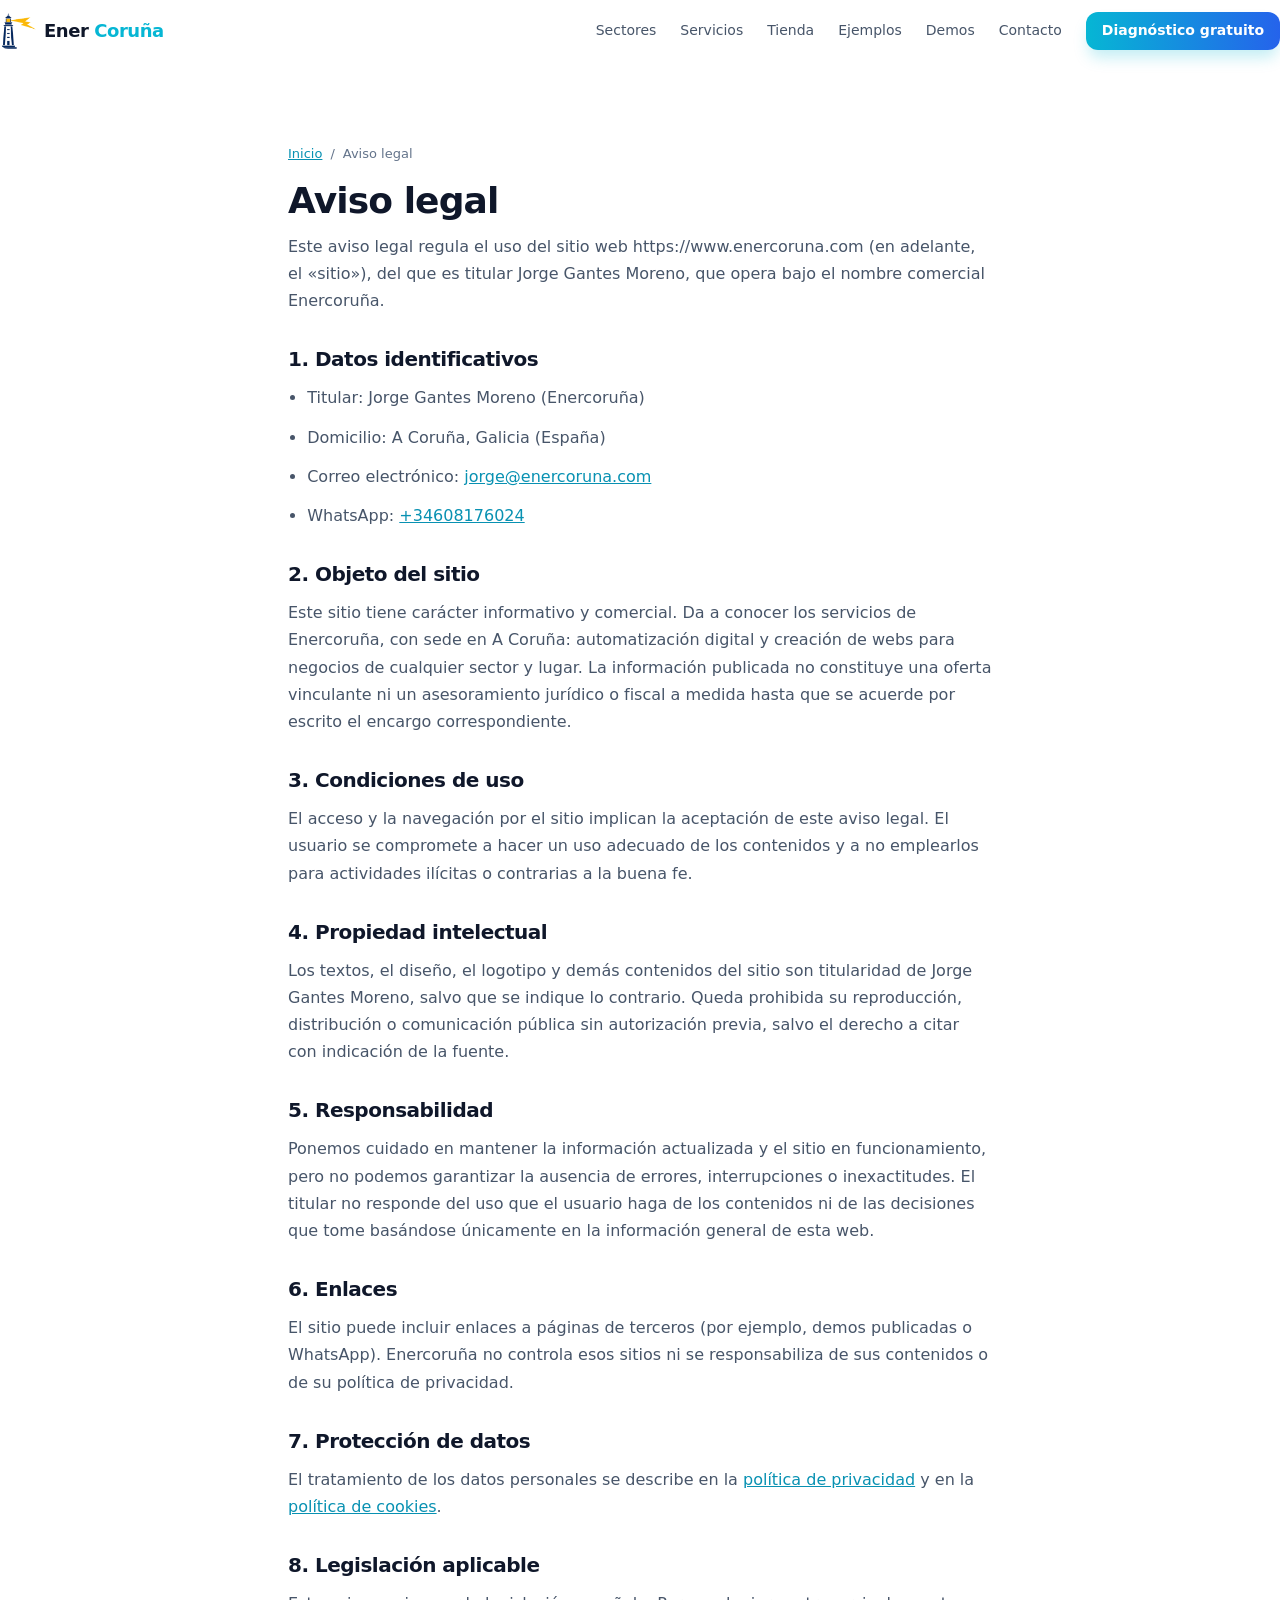
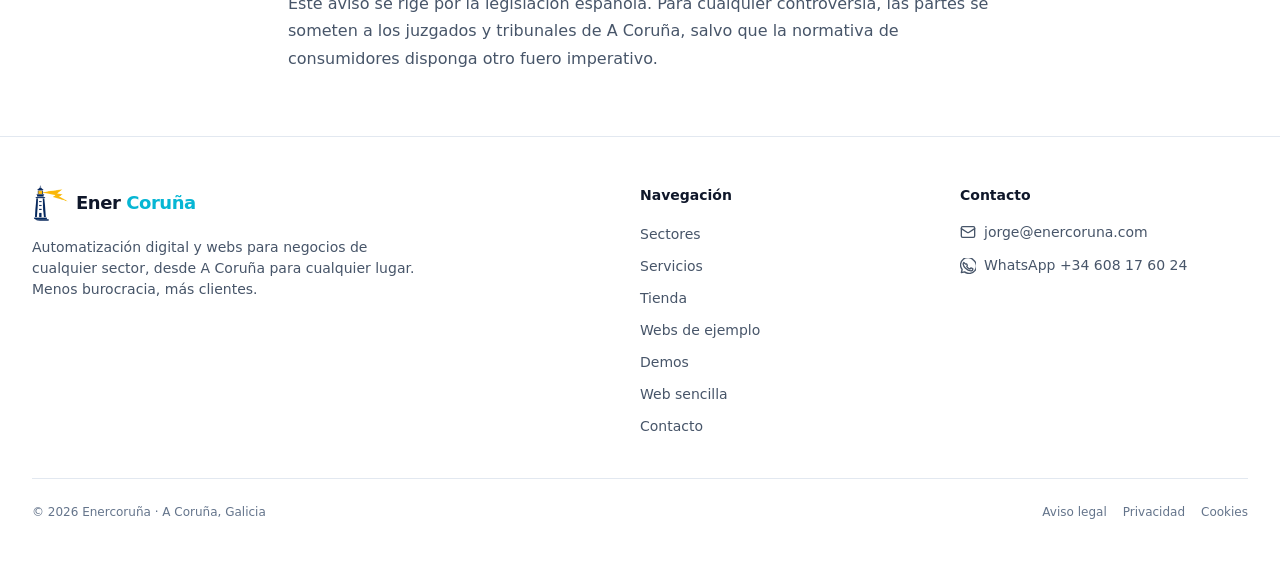
<file: aviso-legal/index.html>
<!DOCTYPE html>
<html lang="es">
<head>
  <meta charset="utf-8">
  <meta name="viewport" content="width=device-width, initial-scale=1">
  <title>Aviso legal | Ener Coruña (A Coruña)</title>
  <meta name="description" content="Aviso legal del sitio de Ener Coruña en A Coruña: titularidad, condiciones de uso y marco legal de los servicios.">
  <meta name="robots" content="index, follow">
  <meta name="author" content="Ener Coruña">
  <meta name="geo.region" content="ES-C">
  <meta name="geo.placename" content="A Coruña">
  <link rel="canonical" href="https://www.enercoruna.com/aviso-legal/">
  <meta property="og:type" content="website">
  <meta property="og:site_name" content="Ener Coruña">
  <meta property="og:locale" content="es_ES">
  <meta property="og:title" content="Aviso legal | Ener Coruña (A Coruña)">
  <meta property="og:description" content="Aviso legal del sitio de Ener Coruña en A Coruña: titularidad, condiciones de uso y marco legal de los servicios.">
  <meta property="og:url" content="https://www.enercoruna.com/aviso-legal/">
  <meta property="og:image" content="https://www.enercoruna.com/img/og-v4.jpg">
  <meta property="og:image:width" content="1200">
  <meta property="og:image:height" content="630">
  <meta name="twitter:card" content="summary_large_image">
  <meta name="twitter:title" content="Aviso legal | Ener Coruña (A Coruña)">
  <meta name="twitter:description" content="Aviso legal del sitio de Ener Coruña en A Coruña: titularidad, condiciones de uso y marco legal de los servicios.">
  <meta name="twitter:image" content="https://www.enercoruna.com/img/og-v4.jpg">
  <link rel="icon" href="/img/favicon-v2.png" type="image/png" sizes="32x32">
  <link rel="apple-touch-icon" href="/img/apple-touch-v2.png">
  <link rel="stylesheet" href="/theme.css?v=20261119maps">
  
</head>
<body>
<header class="site-header">
  <nav class="nav wrap">
    <a class="brand" href="/" aria-label="Ener Coruña, inicio">
      <img src="/img/logo-mark.png" width="36" height="36" alt="">
      <span class="brand-word">Ener <em>Coruña</em></span>
    </a>
    <div class="nav-desktop">
      <a class="nav-link" href="/#sectores">Sectores</a><a class="nav-link" href="/#servicios">Servicios</a><a class="nav-link" href="/#tienda">Tienda</a><a class="nav-link" href="/portfolio/">Ejemplos</a><a class="nav-link" href="/demos/">Demos</a><a class="nav-link" href="/contacto/">Contacto</a>
      <a class="btn btn-primary" href="https://wa.me/34608176024?text=Hola%2C%20vengo%20de%20la%20web%20de%20Enercoru%C3%B1a.%20Quiero%20un%20diagn%C3%B3stico%20gratuito" target="_blank" rel="noopener noreferrer">Diagnóstico gratuito</a>
    </div>
    <div class="nav-mobile-tools">
      <button type="button" class="icon-btn menu-btn" data-menu-toggle aria-label="Menú" aria-expanded="false">
        <span data-icon="menu"><svg viewBox="0 0 24 24" width="24" height="24" fill="none" stroke="currentColor" stroke-width="2" stroke-linecap="round" stroke-linejoin="round" aria-hidden="true"><path d="M4 5h16M4 12h16M4 19h16"/></svg></span>
        <span data-icon="close" hidden><svg viewBox="0 0 24 24" width="24" height="24" fill="none" stroke="currentColor" stroke-width="2" stroke-linecap="round" stroke-linejoin="round" aria-hidden="true"><path d="M18 6 6 18M6 6l12 12"/></svg></span>
      </button>
    </div>
  </nav>
  <div class="nav-panel" data-nav-panel>
    <div class="nav-panel-inner">
      <a class="nav-link" href="/#sectores">Sectores</a><a class="nav-link" href="/#servicios">Servicios</a><a class="nav-link" href="/#tienda">Tienda</a><a class="nav-link" href="/portfolio/">Ejemplos</a><a class="nav-link" href="/demos/">Demos</a><a class="nav-link" href="/contacto/">Contacto</a>
      <a class="btn btn-primary" href="https://wa.me/34608176024?text=Hola%2C%20vengo%20de%20la%20web%20de%20Enercoru%C3%B1a.%20Quiero%20un%20diagn%C3%B3stico%20gratuito" target="_blank" rel="noopener noreferrer">Diagnóstico gratuito</a>
    </div>
  </div>
</header>

<section class="page-hero">
  <div class="wrap legal">
    <nav class="crumbs" aria-label="Miga de pan"><a href="/">Inicio</a> <span aria-hidden="true">/</span> <span>Aviso legal</span></nav>
    <h1>Aviso legal</h1>
    <p>Este aviso legal regula el uso del sitio web https://www.enercoruna.com (en adelante, el «sitio»), del que es titular Jorge Gantes Moreno, que opera bajo el nombre comercial Enercoruña.</p>
    <h2>1. Datos identificativos</h2>
    <ul>
      <li>Titular: Jorge Gantes Moreno (Enercoruña)</li>
      <li>Domicilio: A Coruña, Galicia (España)</li>
      <li>Correo electrónico: <a href="mailto:jorge@enercoruna.com">jorge@enercoruna.com</a></li>
      <li>WhatsApp: <a href="https://wa.me/34608176024?text=Hola%2C%20vengo%20de%20la%20web%20de%20Enercoru%C3%B1a" target="_blank" rel="noopener noreferrer">+34608176024</a></li>
    </ul>
    <h2>2. Objeto del sitio</h2>
    <p>Este sitio tiene carácter informativo y comercial. Da a conocer los servicios de Enercoruña, con sede en A Coruña: automatización digital y creación de webs para negocios de cualquier sector y lugar. La información publicada no constituye una oferta vinculante ni un asesoramiento jurídico o fiscal a medida hasta que se acuerde por escrito el encargo correspondiente.</p>
    <h2>3. Condiciones de uso</h2>
    <p>El acceso y la navegación por el sitio implican la aceptación de este aviso legal. El usuario se compromete a hacer un uso adecuado de los contenidos y a no emplearlos para actividades ilícitas o contrarias a la buena fe.</p>
    <h2>4. Propiedad intelectual</h2>
    <p>Los textos, el diseño, el logotipo y demás contenidos del sitio son titularidad de Jorge Gantes Moreno, salvo que se indique lo contrario. Queda prohibida su reproducción, distribución o comunicación pública sin autorización previa, salvo el derecho a citar con indicación de la fuente.</p>
    <h2>5. Responsabilidad</h2>
    <p>Ponemos cuidado en mantener la información actualizada y el sitio en funcionamiento, pero no podemos garantizar la ausencia de errores, interrupciones o inexactitudes. El titular no responde del uso que el usuario haga de los contenidos ni de las decisiones que tome basándose únicamente en la información general de esta web.</p>
    <h2>6. Enlaces</h2>
    <p>El sitio puede incluir enlaces a páginas de terceros (por ejemplo, demos publicadas o WhatsApp). Enercoruña no controla esos sitios ni se responsabiliza de sus contenidos o de su política de privacidad.</p>
    <h2>7. Protección de datos</h2>
    <p>El tratamiento de los datos personales se describe en la <a href="/privacidad/">política de privacidad</a> y en la <a href="/cookies/">política de cookies</a>.</p>
    <h2>8. Legislación aplicable</h2>
    <p>Este aviso se rige por la legislación española. Para cualquier controversia, las partes se someten a los juzgados y tribunales de A Coruña, salvo que la normativa de consumidores disponga otro fuero imperativo.</p>
  </div>
</section>
<footer class="site-footer">
  <div class="wrap">
    <div class="foot-grid">
      <div class="foot-brand">
        <a class="brand" href="/">
          <img src="/img/logo-mark.png" width="36" height="36" alt="">
          <span>Ener <em>Coruña</em></span>
        </a>
        <p>Automatización digital y webs para negocios de cualquier sector, desde A Coruña para cualquier lugar. Menos burocracia, más clientes.</p>
      </div>
      <div class="foot-col">
        <h4>Navegación</h4>
        <ul>
          <li><a href="/#sectores">Sectores</a></li>
          <li><a href="/#servicios">Servicios</a></li>
          <li><a href="/#tienda">Tienda</a></li>
          <li><a href="/portfolio/">Webs de ejemplo</a></li>
          <li><a href="/demos/">Demos</a></li>
          <li><a href="/web-seo-local-a-coruna/">Web sencilla</a></li>
          <li><a href="/contacto/">Contacto</a></li>
        </ul>
      </div>
      <div class="foot-col">
        <h4>Contacto</h4>
        <ul>
          <li><a href="mailto:jorge@enercoruna.com"><svg viewBox="0 0 24 24" width="16" height="16" fill="none" stroke="currentColor" stroke-width="2" stroke-linecap="round" stroke-linejoin="round" aria-hidden="true"><rect width="20" height="16" x="2" y="4" rx="2"/><path d="m22 7-8.97 5.7a1.94 1.94 0 0 1-2.06 0L2 7"/></svg> jorge@enercoruna.com</a></li>
          <li><a href="https://wa.me/34608176024?text=Hola%2C%20vengo%20de%20la%20web%20de%20Enercoru%C3%B1a" target="_blank" rel="noopener noreferrer"><svg viewBox="0 0 24 24" width="16" height="16" fill="none" stroke="currentColor" stroke-width="2" stroke-linecap="round" stroke-linejoin="round" aria-hidden="true"><path d="M20.5 3.5A11 11 0 0 0 3.2 17.3L2 22l4.8-1.2A11 11 0 1 0 20.5 3.5z"/><path d="M8.4 9.2c.2-.5.4-.5.7-.5h.6c.2 0 .4 0 .5.4.2.7.7 2 .7 2.1.1.2 0 .4-.2.6l-.3.4c-.2.2-.3.3-.1.6.2.3.8 1.3 1.8 2.1 1.2 1 2.2 1.3 2.5 1.4.3.2.5.1.7-.1l.9-1.2c.2-.2.4-.2.6-.1l2 .9c.3.1.4.2.5.4 0 .3 0 1.4-.6 2.1-.6.7-1.5 1-2.4.9-2-.1-5.3-1.1-8-3.7-2.4-2.4-3.4-5-3.6-6.3 0-1 .3-2 1-2.6z"/></svg> WhatsApp +34 608 17 60 24</a></li>
        </ul>
      </div>
    </div>
    <div class="foot-bottom">
      <p>© 2026 Enercoruña · A Coruña, Galicia</p>
      <div class="foot-legal">
        <a href="/aviso-legal/">Aviso legal</a>
        <a href="/privacidad/">Privacidad</a>
        <a href="/cookies/">Cookies</a>
      </div>
    </div>
  </div>
</footer>
<div class="wa-bar" role="region" aria-label="Contacto rápido">
  <a class="btn btn-primary" href="https://wa.me/34608176024?text=Hola%2C%20vengo%20de%20la%20web%20de%20Enercoru%C3%B1a.%20Quiero%20hablar%2015%20minutos%20por%20WhatsApp" target="_blank" rel="noopener noreferrer"><svg viewBox="0 0 24 24" width="16" height="16" fill="none" stroke="currentColor" stroke-width="2" stroke-linecap="round" stroke-linejoin="round" aria-hidden="true"><path d="M20.5 3.5A11 11 0 0 0 3.2 17.3L2 22l4.8-1.2A11 11 0 1 0 20.5 3.5z"/><path d="M8.4 9.2c.2-.5.4-.5.7-.5h.6c.2 0 .4 0 .5.4.2.7.7 2 .7 2.1.1.2 0 .4-.2.6l-.3.4c-.2.2-.3.3-.1.6.2.3.8 1.3 1.8 2.1 1.2 1 2.2 1.3 2.5 1.4.3.2.5.1.7-.1l.9-1.2c.2-.2.4-.2.6-.1l2 .9c.3.1.4.2.5.4 0 .3 0 1.4-.6 2.1-.6.7-1.5 1-2.4.9-2-.1-5.3-1.1-8-3.7-2.4-2.4-3.4-5-3.6-6.3 0-1 .3-2 1-2.6z"/></svg> Hablamos por WhatsApp</a>
  <a class="btn btn-ghost" href="tel:+34608176024"><svg viewBox="0 0 24 24" width="16" height="16" fill="none" stroke="currentColor" stroke-width="2" stroke-linecap="round" stroke-linejoin="round" aria-hidden="true"><path d="M22 16.92v3a2 2 0 0 1-2.18 2 19.79 19.79 0 0 1-8.63-3.07 19.5 19.5 0 0 1-6-6 19.79 19.79 0 0 1-3.07-8.67A2 2 0 0 1 4.11 2h3a2 2 0 0 1 2 1.72c.13.81.36 1.6.7 2.36a2 2 0 0 1-.45 2.11L8.91 9.91a16 16 0 0 0 6 6l1.27-1.27a2 2 0 0 1 2.11-.45c.76.34 1.55.57 2.36.7A2 2 0 0 1 22 16.92z"/></svg> Llamar</a>
</div>
<script src="/theme.js" defer></script>
</body>
</html>
</file>
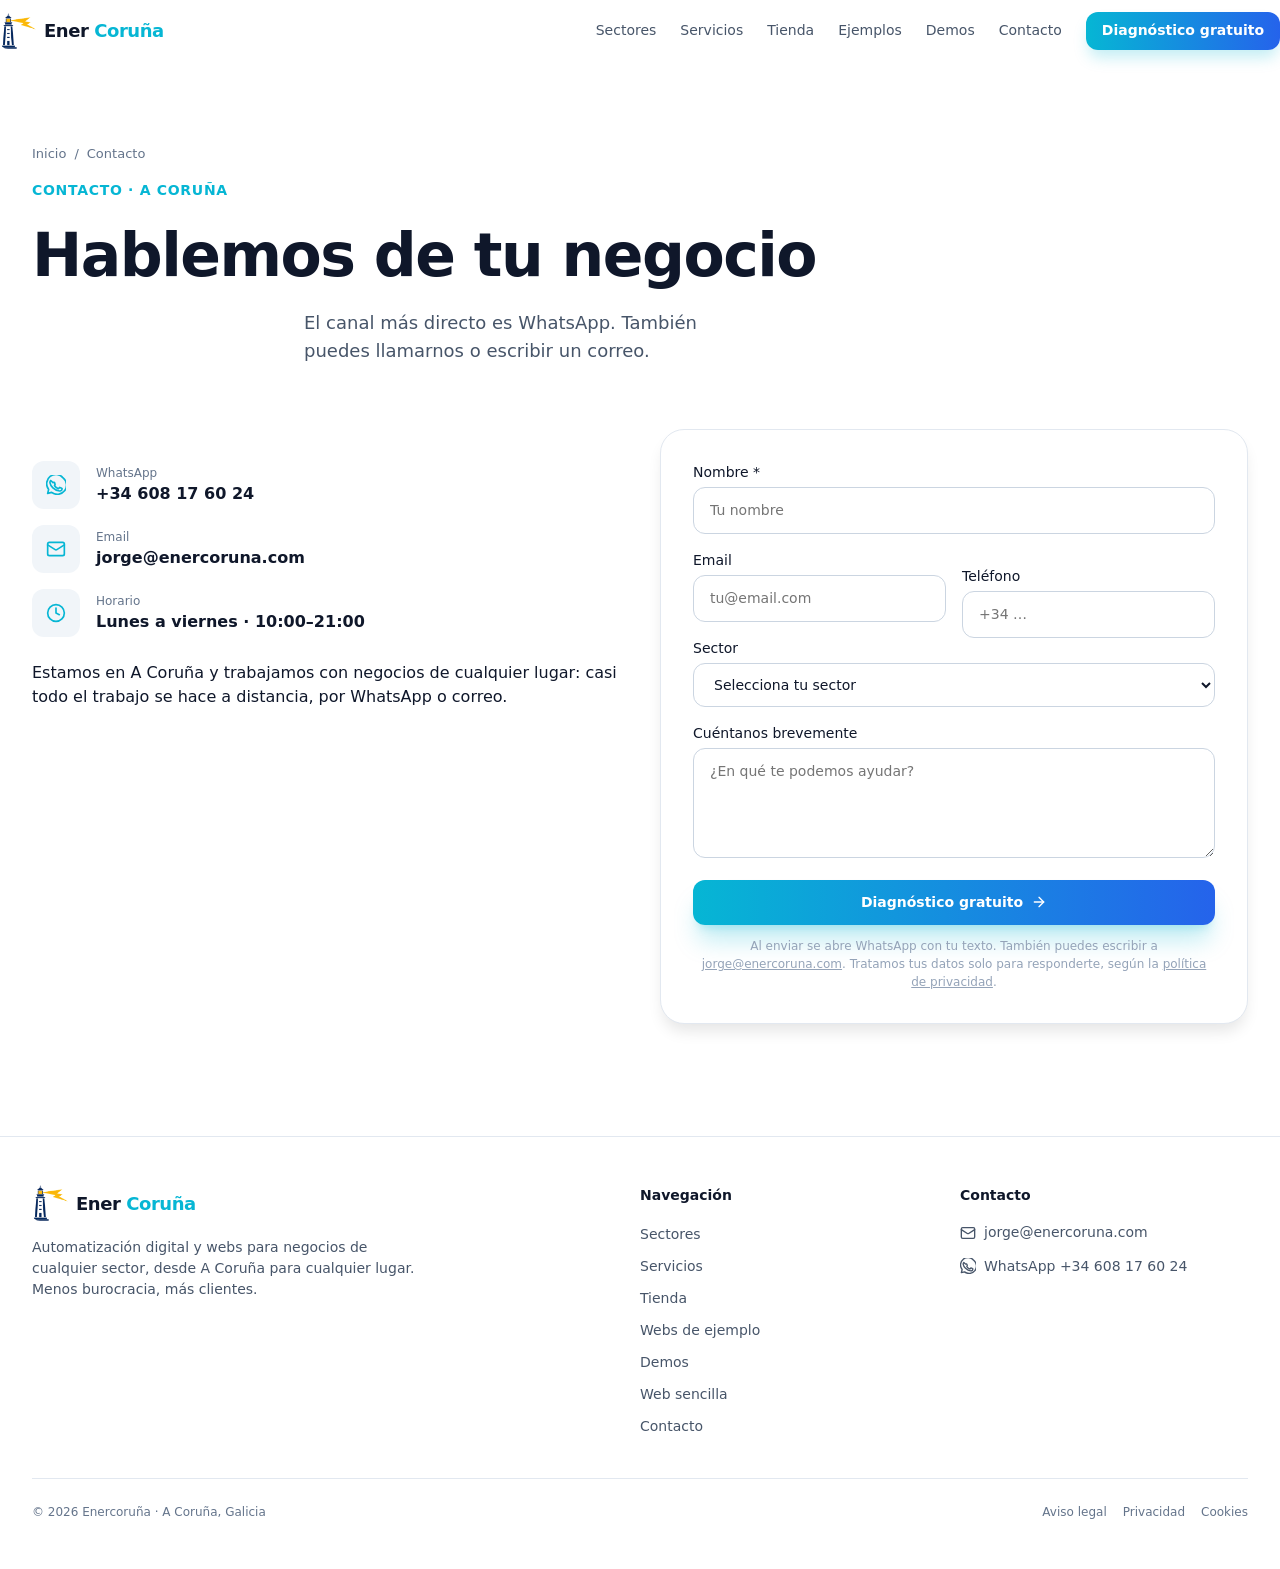
<file: contacto/index.html>
<!DOCTYPE html>
<html lang="es">
<head>
  <meta charset="utf-8">
  <meta name="viewport" content="width=device-width, initial-scale=1">
  <title>Contacto | Ener Coruña (A Coruña)</title>
  <meta name="description" content="Contacta con Ener Coruña por WhatsApp o correo. Diagnóstico gratuito para autónomos, pymes y empresas de cualquier sector y lugar.">
  <meta name="robots" content="index, follow">
  <meta name="author" content="Ener Coruña">
  <meta name="geo.region" content="ES-C">
  <meta name="geo.placename" content="A Coruña">
  <link rel="canonical" href="https://www.enercoruna.com/contacto/">
  <meta property="og:type" content="website">
  <meta property="og:site_name" content="Ener Coruña">
  <meta property="og:locale" content="es_ES">
  <meta property="og:title" content="Contacto | Ener Coruña (A Coruña)">
  <meta property="og:description" content="Contacta con Ener Coruña por WhatsApp o correo. Diagnóstico gratuito para autónomos, pymes y empresas de cualquier sector y lugar.">
  <meta property="og:url" content="https://www.enercoruna.com/contacto/">
  <meta property="og:image" content="https://www.enercoruna.com/img/og-v4.jpg">
  <meta property="og:image:width" content="1200">
  <meta property="og:image:height" content="630">
  <meta name="twitter:card" content="summary_large_image">
  <meta name="twitter:title" content="Contacto | Ener Coruña (A Coruña)">
  <meta name="twitter:description" content="Contacta con Ener Coruña por WhatsApp o correo. Diagnóstico gratuito para autónomos, pymes y empresas de cualquier sector y lugar.">
  <meta name="twitter:image" content="https://www.enercoruna.com/img/og-v4.jpg">
  <link rel="icon" href="/img/favicon-v2.png" type="image/png" sizes="32x32">
  <link rel="apple-touch-icon" href="/img/apple-touch-v2.png">
  <link rel="stylesheet" href="/theme.css?v=20261119maps">
  
</head>
<body>
<header class="site-header">
  <nav class="nav wrap">
    <a class="brand" href="/" aria-label="Ener Coruña, inicio">
      <img src="/img/logo-mark.png" width="36" height="36" alt="">
      <span class="brand-word">Ener <em>Coruña</em></span>
    </a>
    <div class="nav-desktop">
      <a class="nav-link" href="/#sectores">Sectores</a><a class="nav-link" href="/#servicios">Servicios</a><a class="nav-link" href="/#tienda">Tienda</a><a class="nav-link" href="/portfolio/">Ejemplos</a><a class="nav-link" href="/demos/">Demos</a><a class="nav-link" href="/contacto/">Contacto</a>
      <a class="btn btn-primary" href="https://wa.me/34608176024?text=Hola%2C%20vengo%20de%20la%20web%20de%20Enercoru%C3%B1a.%20Quiero%20un%20diagn%C3%B3stico%20gratuito" target="_blank" rel="noopener noreferrer">Diagnóstico gratuito</a>
    </div>
    <div class="nav-mobile-tools">
      <button type="button" class="icon-btn menu-btn" data-menu-toggle aria-label="Menú" aria-expanded="false">
        <span data-icon="menu"><svg viewBox="0 0 24 24" width="24" height="24" fill="none" stroke="currentColor" stroke-width="2" stroke-linecap="round" stroke-linejoin="round" aria-hidden="true"><path d="M4 5h16M4 12h16M4 19h16"/></svg></span>
        <span data-icon="close" hidden><svg viewBox="0 0 24 24" width="24" height="24" fill="none" stroke="currentColor" stroke-width="2" stroke-linecap="round" stroke-linejoin="round" aria-hidden="true"><path d="M18 6 6 18M6 6l12 12"/></svg></span>
      </button>
    </div>
  </nav>
  <div class="nav-panel" data-nav-panel>
    <div class="nav-panel-inner">
      <a class="nav-link" href="/#sectores">Sectores</a><a class="nav-link" href="/#servicios">Servicios</a><a class="nav-link" href="/#tienda">Tienda</a><a class="nav-link" href="/portfolio/">Ejemplos</a><a class="nav-link" href="/demos/">Demos</a><a class="nav-link" href="/contacto/">Contacto</a>
      <a class="btn btn-primary" href="https://wa.me/34608176024?text=Hola%2C%20vengo%20de%20la%20web%20de%20Enercoru%C3%B1a.%20Quiero%20un%20diagn%C3%B3stico%20gratuito" target="_blank" rel="noopener noreferrer">Diagnóstico gratuito</a>
    </div>
  </div>
</header>

<section class="page-hero">
  <div class="wrap">
    <nav class="crumbs" aria-label="Miga de pan"><a href="/">Inicio</a> <span aria-hidden="true">/</span> <span>Contacto</span></nav>
    <p class="kicker">Contacto · A Coruña</p>
    <h1>Hablemos de tu negocio</h1>
    <p class="lead">El canal más directo es WhatsApp. También puedes llamarnos o escribir un correo.</p>
  </div>
</section>
<section class="sec" style="padding-top:0" id="contacto">
  <div class="wrap">
    <div class="contact-grid">
      <div>
        <div class="contact-list">
          <a class="contact-item" href="https://wa.me/34608176024?text=Hola%2C%20vengo%20de%20la%20web%20de%20Enercoru%C3%B1a.%20Quiero%20un%20diagn%C3%B3stico%20gratuito" target="_blank" rel="noopener noreferrer">
            <span class="ico"><svg viewBox="0 0 24 24" width="20" height="20" fill="none" stroke="currentColor" stroke-width="2" stroke-linecap="round" stroke-linejoin="round" aria-hidden="true"><path d="M20.5 3.5A11 11 0 0 0 3.2 17.3L2 22l4.8-1.2A11 11 0 1 0 20.5 3.5z"/><path d="M8.4 9.2c.2-.5.4-.5.7-.5h.6c.2 0 .4 0 .5.4.2.7.7 2 .7 2.1.1.2 0 .4-.2.6l-.3.4c-.2.2-.3.3-.1.6.2.3.8 1.3 1.8 2.1 1.2 1 2.2 1.3 2.5 1.4.3.2.5.1.7-.1l.9-1.2c.2-.2.4-.2.6-.1l2 .9c.3.1.4.2.5.4 0 .3 0 1.4-.6 2.1-.6.7-1.5 1-2.4.9-2-.1-5.3-1.1-8-3.7-2.4-2.4-3.4-5-3.6-6.3 0-1 .3-2 1-2.6z"/></svg></span>
            <span><div class="lbl">WhatsApp</div><div class="val">+34 608 17 60 24</div></span>
          </a>
          <a class="contact-item" href="mailto:jorge@enercoruna.com">
            <span class="ico"><svg viewBox="0 0 24 24" width="20" height="20" fill="none" stroke="currentColor" stroke-width="2" stroke-linecap="round" stroke-linejoin="round" aria-hidden="true"><rect width="20" height="16" x="2" y="4" rx="2"/><path d="m22 7-8.97 5.7a1.94 1.94 0 0 1-2.06 0L2 7"/></svg></span>
            <span><div class="lbl">Email</div><div class="val">jorge@enercoruna.com</div></span>
          </a>
          <div class="contact-item">
            <span class="ico"><svg viewBox="0 0 24 24" width="20" height="20" fill="none" stroke="currentColor" stroke-width="2" stroke-linecap="round" stroke-linejoin="round" aria-hidden="true"><circle cx="12" cy="12" r="10"/><polyline points="12 6 12 12 16 14"/></svg></span>
            <span><div class="lbl">Horario</div><div class="val">Lunes a viernes · 10:00–21:00</div></span>
          </div>
        </div>
        <p class="sub" style="margin-top:24px">Estamos en A Coruña y trabajamos con negocios de cualquier lugar: casi todo el trabajo se hace a distancia, por WhatsApp o correo.</p>
      </div>
      <div class="form-card">
        <form id="form-contacto" action="https://wa.me/34608176024?text=Hola%2C%20vengo%20de%20la%20web%20de%20Enercoru%C3%B1a.%20Quiero%20un%20diagn%C3%B3stico%20gratuito" method="get">
          <label>Nombre *<input type="text" name="nombre" autocomplete="name" required placeholder="Tu nombre"></label>
          <div class="form-row">
            <label>Email<input type="email" name="email" autocomplete="email" placeholder="tu@email.com"></label>
            <label>Teléfono<input type="tel" name="telefono" autocomplete="tel" placeholder="+34 …"></label>
          </div>
          <label>Sector
            <select name="sector">
              <option value="">Selecciona tu sector</option>
              <option>Clínicas</option>
              <option>Talleres</option>
              <option>Reformas</option>
              <option>Otro sector / Autónomo o pyme</option>
            </select>
          </label>
          <label>Cuéntanos brevemente<textarea name="mensaje" placeholder="¿En qué te podemos ayudar?"></textarea></label>
          <button class="btn btn-primary btn-hero btn-full" type="submit">Diagnóstico gratuito <svg viewBox="0 0 24 24" width="24" height="24" fill="none" stroke="currentColor" stroke-width="2" stroke-linecap="round" stroke-linejoin="round" aria-hidden="true"><path d="M5 12h14"/><path d="m12 5 7 7-7 7"/></svg></button>
          <p class="form-note">Al enviar se abre WhatsApp con tu texto. También puedes escribir a <a href="mailto:jorge@enercoruna.com">jorge@enercoruna.com</a>. Tratamos tus datos solo para responderte, según la <a href="/privacidad/">política de privacidad</a>.</p>
        </form>
      </div>
    </div>
  </div>
</section>
<footer class="site-footer">
  <div class="wrap">
    <div class="foot-grid">
      <div class="foot-brand">
        <a class="brand" href="/">
          <img src="/img/logo-mark.png" width="36" height="36" alt="">
          <span>Ener <em>Coruña</em></span>
        </a>
        <p>Automatización digital y webs para negocios de cualquier sector, desde A Coruña para cualquier lugar. Menos burocracia, más clientes.</p>
      </div>
      <div class="foot-col">
        <h4>Navegación</h4>
        <ul>
          <li><a href="/#sectores">Sectores</a></li>
          <li><a href="/#servicios">Servicios</a></li>
          <li><a href="/#tienda">Tienda</a></li>
          <li><a href="/portfolio/">Webs de ejemplo</a></li>
          <li><a href="/demos/">Demos</a></li>
          <li><a href="/web-seo-local-a-coruna/">Web sencilla</a></li>
          <li><a href="/contacto/">Contacto</a></li>
        </ul>
      </div>
      <div class="foot-col">
        <h4>Contacto</h4>
        <ul>
          <li><a href="mailto:jorge@enercoruna.com"><svg viewBox="0 0 24 24" width="16" height="16" fill="none" stroke="currentColor" stroke-width="2" stroke-linecap="round" stroke-linejoin="round" aria-hidden="true"><rect width="20" height="16" x="2" y="4" rx="2"/><path d="m22 7-8.97 5.7a1.94 1.94 0 0 1-2.06 0L2 7"/></svg> jorge@enercoruna.com</a></li>
          <li><a href="https://wa.me/34608176024?text=Hola%2C%20vengo%20de%20la%20web%20de%20Enercoru%C3%B1a" target="_blank" rel="noopener noreferrer"><svg viewBox="0 0 24 24" width="16" height="16" fill="none" stroke="currentColor" stroke-width="2" stroke-linecap="round" stroke-linejoin="round" aria-hidden="true"><path d="M20.5 3.5A11 11 0 0 0 3.2 17.3L2 22l4.8-1.2A11 11 0 1 0 20.5 3.5z"/><path d="M8.4 9.2c.2-.5.4-.5.7-.5h.6c.2 0 .4 0 .5.4.2.7.7 2 .7 2.1.1.2 0 .4-.2.6l-.3.4c-.2.2-.3.3-.1.6.2.3.8 1.3 1.8 2.1 1.2 1 2.2 1.3 2.5 1.4.3.2.5.1.7-.1l.9-1.2c.2-.2.4-.2.6-.1l2 .9c.3.1.4.2.5.4 0 .3 0 1.4-.6 2.1-.6.7-1.5 1-2.4.9-2-.1-5.3-1.1-8-3.7-2.4-2.4-3.4-5-3.6-6.3 0-1 .3-2 1-2.6z"/></svg> WhatsApp +34 608 17 60 24</a></li>
        </ul>
      </div>
    </div>
    <div class="foot-bottom">
      <p>© 2026 Enercoruña · A Coruña, Galicia</p>
      <div class="foot-legal">
        <a href="/aviso-legal/">Aviso legal</a>
        <a href="/privacidad/">Privacidad</a>
        <a href="/cookies/">Cookies</a>
      </div>
    </div>
  </div>
</footer>
<div class="wa-bar" role="region" aria-label="Contacto rápido">
  <a class="btn btn-primary" href="https://wa.me/34608176024?text=Hola%2C%20vengo%20de%20la%20web%20de%20Enercoru%C3%B1a.%20Quiero%20hablar%2015%20minutos%20por%20WhatsApp" target="_blank" rel="noopener noreferrer"><svg viewBox="0 0 24 24" width="16" height="16" fill="none" stroke="currentColor" stroke-width="2" stroke-linecap="round" stroke-linejoin="round" aria-hidden="true"><path d="M20.5 3.5A11 11 0 0 0 3.2 17.3L2 22l4.8-1.2A11 11 0 1 0 20.5 3.5z"/><path d="M8.4 9.2c.2-.5.4-.5.7-.5h.6c.2 0 .4 0 .5.4.2.7.7 2 .7 2.1.1.2 0 .4-.2.6l-.3.4c-.2.2-.3.3-.1.6.2.3.8 1.3 1.8 2.1 1.2 1 2.2 1.3 2.5 1.4.3.2.5.1.7-.1l.9-1.2c.2-.2.4-.2.6-.1l2 .9c.3.1.4.2.5.4 0 .3 0 1.4-.6 2.1-.6.7-1.5 1-2.4.9-2-.1-5.3-1.1-8-3.7-2.4-2.4-3.4-5-3.6-6.3 0-1 .3-2 1-2.6z"/></svg> Hablamos por WhatsApp</a>
  <a class="btn btn-ghost" href="tel:+34608176024"><svg viewBox="0 0 24 24" width="16" height="16" fill="none" stroke="currentColor" stroke-width="2" stroke-linecap="round" stroke-linejoin="round" aria-hidden="true"><path d="M22 16.92v3a2 2 0 0 1-2.18 2 19.79 19.79 0 0 1-8.63-3.07 19.5 19.5 0 0 1-6-6 19.79 19.79 0 0 1-3.07-8.67A2 2 0 0 1 4.11 2h3a2 2 0 0 1 2 1.72c.13.81.36 1.6.7 2.36a2 2 0 0 1-.45 2.11L8.91 9.91a16 16 0 0 0 6 6l1.27-1.27a2 2 0 0 1 2.11-.45c.76.34 1.55.57 2.36.7A2 2 0 0 1 22 16.92z"/></svg> Llamar</a>
</div>
<script src="/theme.js" defer></script>
</body>
</html>
</file>
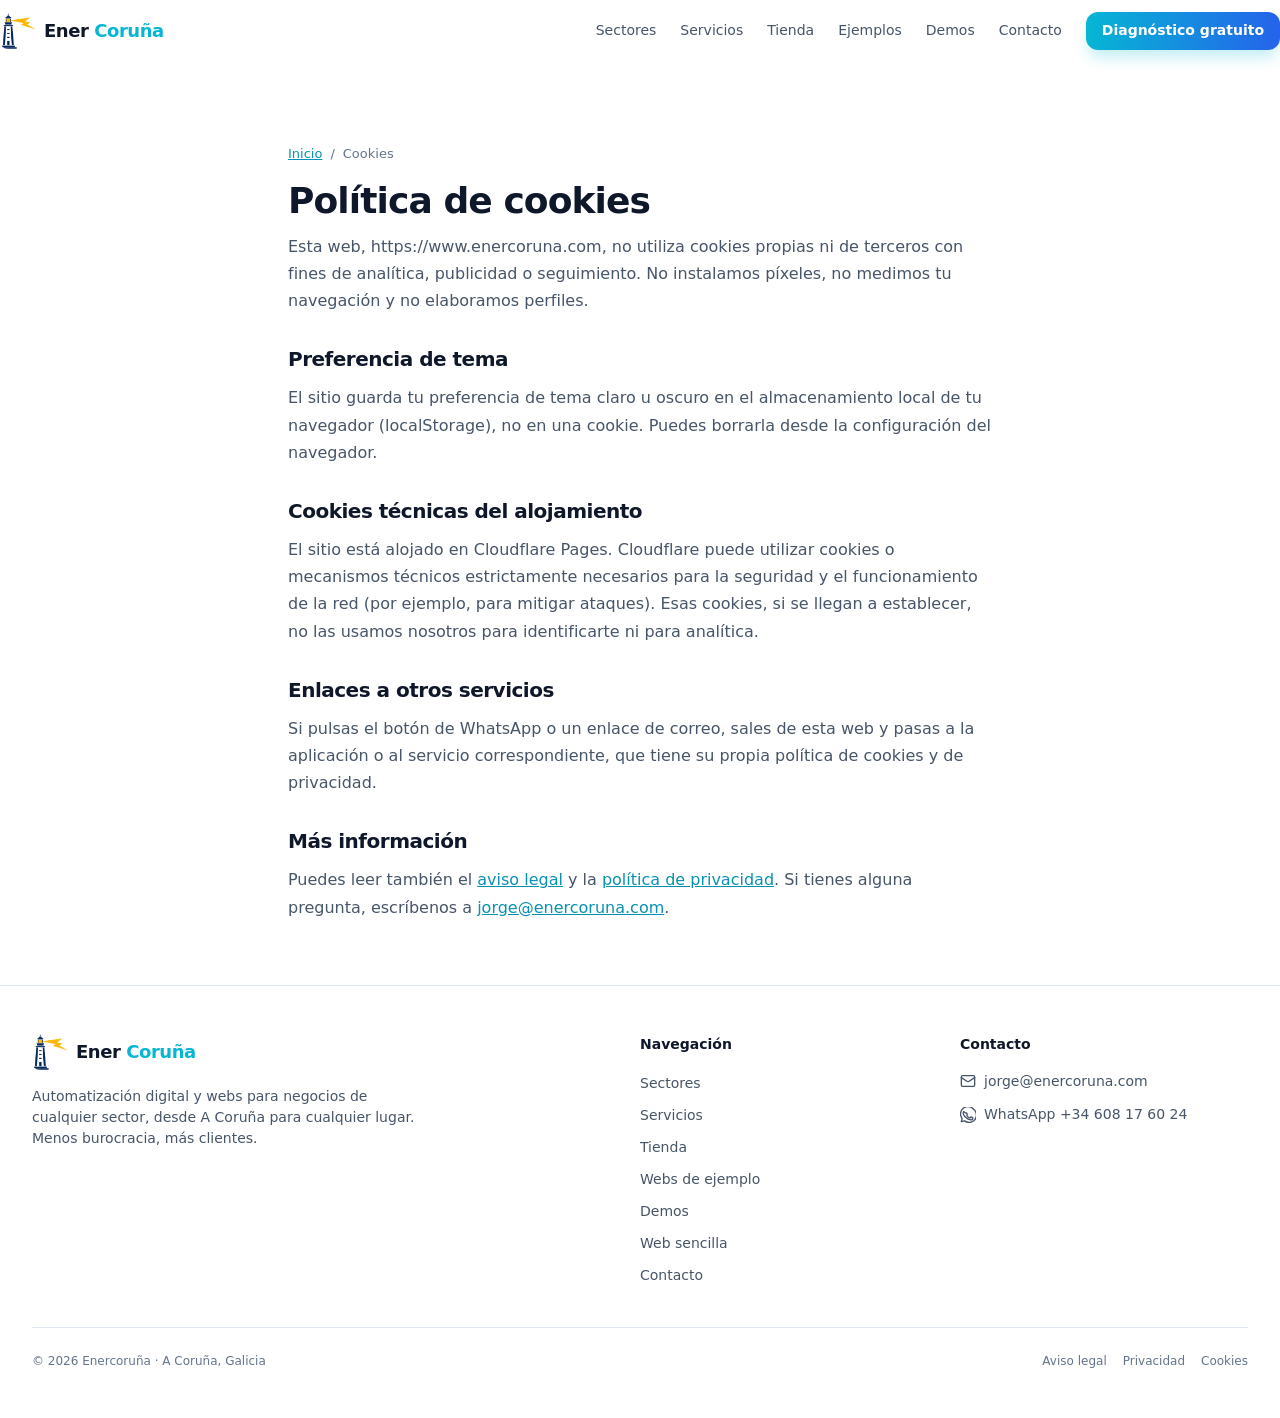
<file: cookies/index.html>
<!DOCTYPE html>
<html lang="es">
<head>
  <meta charset="utf-8">
  <meta name="viewport" content="width=device-width, initial-scale=1">
  <title>Política de cookies | Ener Coruña (A Coruña)</title>
  <meta name="description" content="Política de cookies de Ener Coruña en A Coruña: esta web no instala cookies de analítica ni de publicidad.">
  <meta name="robots" content="index, follow">
  <meta name="author" content="Ener Coruña">
  <meta name="geo.region" content="ES-C">
  <meta name="geo.placename" content="A Coruña">
  <link rel="canonical" href="https://www.enercoruna.com/cookies/">
  <meta property="og:type" content="website">
  <meta property="og:site_name" content="Ener Coruña">
  <meta property="og:locale" content="es_ES">
  <meta property="og:title" content="Política de cookies | Ener Coruña (A Coruña)">
  <meta property="og:description" content="Política de cookies de Ener Coruña en A Coruña: esta web no instala cookies de analítica ni de publicidad.">
  <meta property="og:url" content="https://www.enercoruna.com/cookies/">
  <meta property="og:image" content="https://www.enercoruna.com/img/og-v4.jpg">
  <meta property="og:image:width" content="1200">
  <meta property="og:image:height" content="630">
  <meta name="twitter:card" content="summary_large_image">
  <meta name="twitter:title" content="Política de cookies | Ener Coruña (A Coruña)">
  <meta name="twitter:description" content="Política de cookies de Ener Coruña en A Coruña: esta web no instala cookies de analítica ni de publicidad.">
  <meta name="twitter:image" content="https://www.enercoruna.com/img/og-v4.jpg">
  <link rel="icon" href="/img/favicon-v2.png" type="image/png" sizes="32x32">
  <link rel="apple-touch-icon" href="/img/apple-touch-v2.png">
  <link rel="stylesheet" href="/theme.css?v=20261119maps">
  
</head>
<body>
<header class="site-header">
  <nav class="nav wrap">
    <a class="brand" href="/" aria-label="Ener Coruña, inicio">
      <img src="/img/logo-mark.png" width="36" height="36" alt="">
      <span class="brand-word">Ener <em>Coruña</em></span>
    </a>
    <div class="nav-desktop">
      <a class="nav-link" href="/#sectores">Sectores</a><a class="nav-link" href="/#servicios">Servicios</a><a class="nav-link" href="/#tienda">Tienda</a><a class="nav-link" href="/portfolio/">Ejemplos</a><a class="nav-link" href="/demos/">Demos</a><a class="nav-link" href="/contacto/">Contacto</a>
      <a class="btn btn-primary" href="https://wa.me/34608176024?text=Hola%2C%20vengo%20de%20la%20web%20de%20Enercoru%C3%B1a.%20Quiero%20un%20diagn%C3%B3stico%20gratuito" target="_blank" rel="noopener noreferrer">Diagnóstico gratuito</a>
    </div>
    <div class="nav-mobile-tools">
      <button type="button" class="icon-btn menu-btn" data-menu-toggle aria-label="Menú" aria-expanded="false">
        <span data-icon="menu"><svg viewBox="0 0 24 24" width="24" height="24" fill="none" stroke="currentColor" stroke-width="2" stroke-linecap="round" stroke-linejoin="round" aria-hidden="true"><path d="M4 5h16M4 12h16M4 19h16"/></svg></span>
        <span data-icon="close" hidden><svg viewBox="0 0 24 24" width="24" height="24" fill="none" stroke="currentColor" stroke-width="2" stroke-linecap="round" stroke-linejoin="round" aria-hidden="true"><path d="M18 6 6 18M6 6l12 12"/></svg></span>
      </button>
    </div>
  </nav>
  <div class="nav-panel" data-nav-panel>
    <div class="nav-panel-inner">
      <a class="nav-link" href="/#sectores">Sectores</a><a class="nav-link" href="/#servicios">Servicios</a><a class="nav-link" href="/#tienda">Tienda</a><a class="nav-link" href="/portfolio/">Ejemplos</a><a class="nav-link" href="/demos/">Demos</a><a class="nav-link" href="/contacto/">Contacto</a>
      <a class="btn btn-primary" href="https://wa.me/34608176024?text=Hola%2C%20vengo%20de%20la%20web%20de%20Enercoru%C3%B1a.%20Quiero%20un%20diagn%C3%B3stico%20gratuito" target="_blank" rel="noopener noreferrer">Diagnóstico gratuito</a>
    </div>
  </div>
</header>

<section class="page-hero">
  <div class="wrap legal">
    <nav class="crumbs" aria-label="Miga de pan"><a href="/">Inicio</a> <span aria-hidden="true">/</span> <span>Cookies</span></nav>
    <h1>Política de cookies</h1>
    <p>Esta web, https://www.enercoruna.com, no utiliza cookies propias ni de terceros con fines de analítica, publicidad o seguimiento. No instalamos píxeles, no medimos tu navegación y no elaboramos perfiles.</p>
    <h2>Preferencia de tema</h2>
    <p>El sitio guarda tu preferencia de tema claro u oscuro en el almacenamiento local de tu navegador (localStorage), no en una cookie. Puedes borrarla desde la configuración del navegador.</p>
    <h2>Cookies técnicas del alojamiento</h2>
    <p>El sitio está alojado en Cloudflare Pages. Cloudflare puede utilizar cookies o mecanismos técnicos estrictamente necesarios para la seguridad y el funcionamiento de la red (por ejemplo, para mitigar ataques). Esas cookies, si se llegan a establecer, no las usamos nosotros para identificarte ni para analítica.</p>
    <h2>Enlaces a otros servicios</h2>
    <p>Si pulsas el botón de WhatsApp o un enlace de correo, sales de esta web y pasas a la aplicación o al servicio correspondiente, que tiene su propia política de cookies y de privacidad.</p>
    <h2>Más información</h2>
    <p>Puedes leer también el <a href="/aviso-legal/">aviso legal</a> y la <a href="/privacidad/">política de privacidad</a>. Si tienes alguna pregunta, escríbenos a <a href="mailto:jorge@enercoruna.com">jorge@enercoruna.com</a>.</p>
  </div>
</section>
<footer class="site-footer">
  <div class="wrap">
    <div class="foot-grid">
      <div class="foot-brand">
        <a class="brand" href="/">
          <img src="/img/logo-mark.png" width="36" height="36" alt="">
          <span>Ener <em>Coruña</em></span>
        </a>
        <p>Automatización digital y webs para negocios de cualquier sector, desde A Coruña para cualquier lugar. Menos burocracia, más clientes.</p>
      </div>
      <div class="foot-col">
        <h4>Navegación</h4>
        <ul>
          <li><a href="/#sectores">Sectores</a></li>
          <li><a href="/#servicios">Servicios</a></li>
          <li><a href="/#tienda">Tienda</a></li>
          <li><a href="/portfolio/">Webs de ejemplo</a></li>
          <li><a href="/demos/">Demos</a></li>
          <li><a href="/web-seo-local-a-coruna/">Web sencilla</a></li>
          <li><a href="/contacto/">Contacto</a></li>
        </ul>
      </div>
      <div class="foot-col">
        <h4>Contacto</h4>
        <ul>
          <li><a href="mailto:jorge@enercoruna.com"><svg viewBox="0 0 24 24" width="16" height="16" fill="none" stroke="currentColor" stroke-width="2" stroke-linecap="round" stroke-linejoin="round" aria-hidden="true"><rect width="20" height="16" x="2" y="4" rx="2"/><path d="m22 7-8.97 5.7a1.94 1.94 0 0 1-2.06 0L2 7"/></svg> jorge@enercoruna.com</a></li>
          <li><a href="https://wa.me/34608176024?text=Hola%2C%20vengo%20de%20la%20web%20de%20Enercoru%C3%B1a" target="_blank" rel="noopener noreferrer"><svg viewBox="0 0 24 24" width="16" height="16" fill="none" stroke="currentColor" stroke-width="2" stroke-linecap="round" stroke-linejoin="round" aria-hidden="true"><path d="M20.5 3.5A11 11 0 0 0 3.2 17.3L2 22l4.8-1.2A11 11 0 1 0 20.5 3.5z"/><path d="M8.4 9.2c.2-.5.4-.5.7-.5h.6c.2 0 .4 0 .5.4.2.7.7 2 .7 2.1.1.2 0 .4-.2.6l-.3.4c-.2.2-.3.3-.1.6.2.3.8 1.3 1.8 2.1 1.2 1 2.2 1.3 2.5 1.4.3.2.5.1.7-.1l.9-1.2c.2-.2.4-.2.6-.1l2 .9c.3.1.4.2.5.4 0 .3 0 1.4-.6 2.1-.6.7-1.5 1-2.4.9-2-.1-5.3-1.1-8-3.7-2.4-2.4-3.4-5-3.6-6.3 0-1 .3-2 1-2.6z"/></svg> WhatsApp +34 608 17 60 24</a></li>
        </ul>
      </div>
    </div>
    <div class="foot-bottom">
      <p>© 2026 Enercoruña · A Coruña, Galicia</p>
      <div class="foot-legal">
        <a href="/aviso-legal/">Aviso legal</a>
        <a href="/privacidad/">Privacidad</a>
        <a href="/cookies/">Cookies</a>
      </div>
    </div>
  </div>
</footer>
<div class="wa-bar" role="region" aria-label="Contacto rápido">
  <a class="btn btn-primary" href="https://wa.me/34608176024?text=Hola%2C%20vengo%20de%20la%20web%20de%20Enercoru%C3%B1a.%20Quiero%20hablar%2015%20minutos%20por%20WhatsApp" target="_blank" rel="noopener noreferrer"><svg viewBox="0 0 24 24" width="16" height="16" fill="none" stroke="currentColor" stroke-width="2" stroke-linecap="round" stroke-linejoin="round" aria-hidden="true"><path d="M20.5 3.5A11 11 0 0 0 3.2 17.3L2 22l4.8-1.2A11 11 0 1 0 20.5 3.5z"/><path d="M8.4 9.2c.2-.5.4-.5.7-.5h.6c.2 0 .4 0 .5.4.2.7.7 2 .7 2.1.1.2 0 .4-.2.6l-.3.4c-.2.2-.3.3-.1.6.2.3.8 1.3 1.8 2.1 1.2 1 2.2 1.3 2.5 1.4.3.2.5.1.7-.1l.9-1.2c.2-.2.4-.2.6-.1l2 .9c.3.1.4.2.5.4 0 .3 0 1.4-.6 2.1-.6.7-1.5 1-2.4.9-2-.1-5.3-1.1-8-3.7-2.4-2.4-3.4-5-3.6-6.3 0-1 .3-2 1-2.6z"/></svg> Hablamos por WhatsApp</a>
  <a class="btn btn-ghost" href="tel:+34608176024"><svg viewBox="0 0 24 24" width="16" height="16" fill="none" stroke="currentColor" stroke-width="2" stroke-linecap="round" stroke-linejoin="round" aria-hidden="true"><path d="M22 16.92v3a2 2 0 0 1-2.18 2 19.79 19.79 0 0 1-8.63-3.07 19.5 19.5 0 0 1-6-6 19.79 19.79 0 0 1-3.07-8.67A2 2 0 0 1 4.11 2h3a2 2 0 0 1 2 1.72c.13.81.36 1.6.7 2.36a2 2 0 0 1-.45 2.11L8.91 9.91a16 16 0 0 0 6 6l1.27-1.27a2 2 0 0 1 2.11-.45c.76.34 1.55.57 2.36.7A2 2 0 0 1 22 16.92z"/></svg> Llamar</a>
</div>
<script src="/theme.js" defer></script>
</body>
</html>
</file>
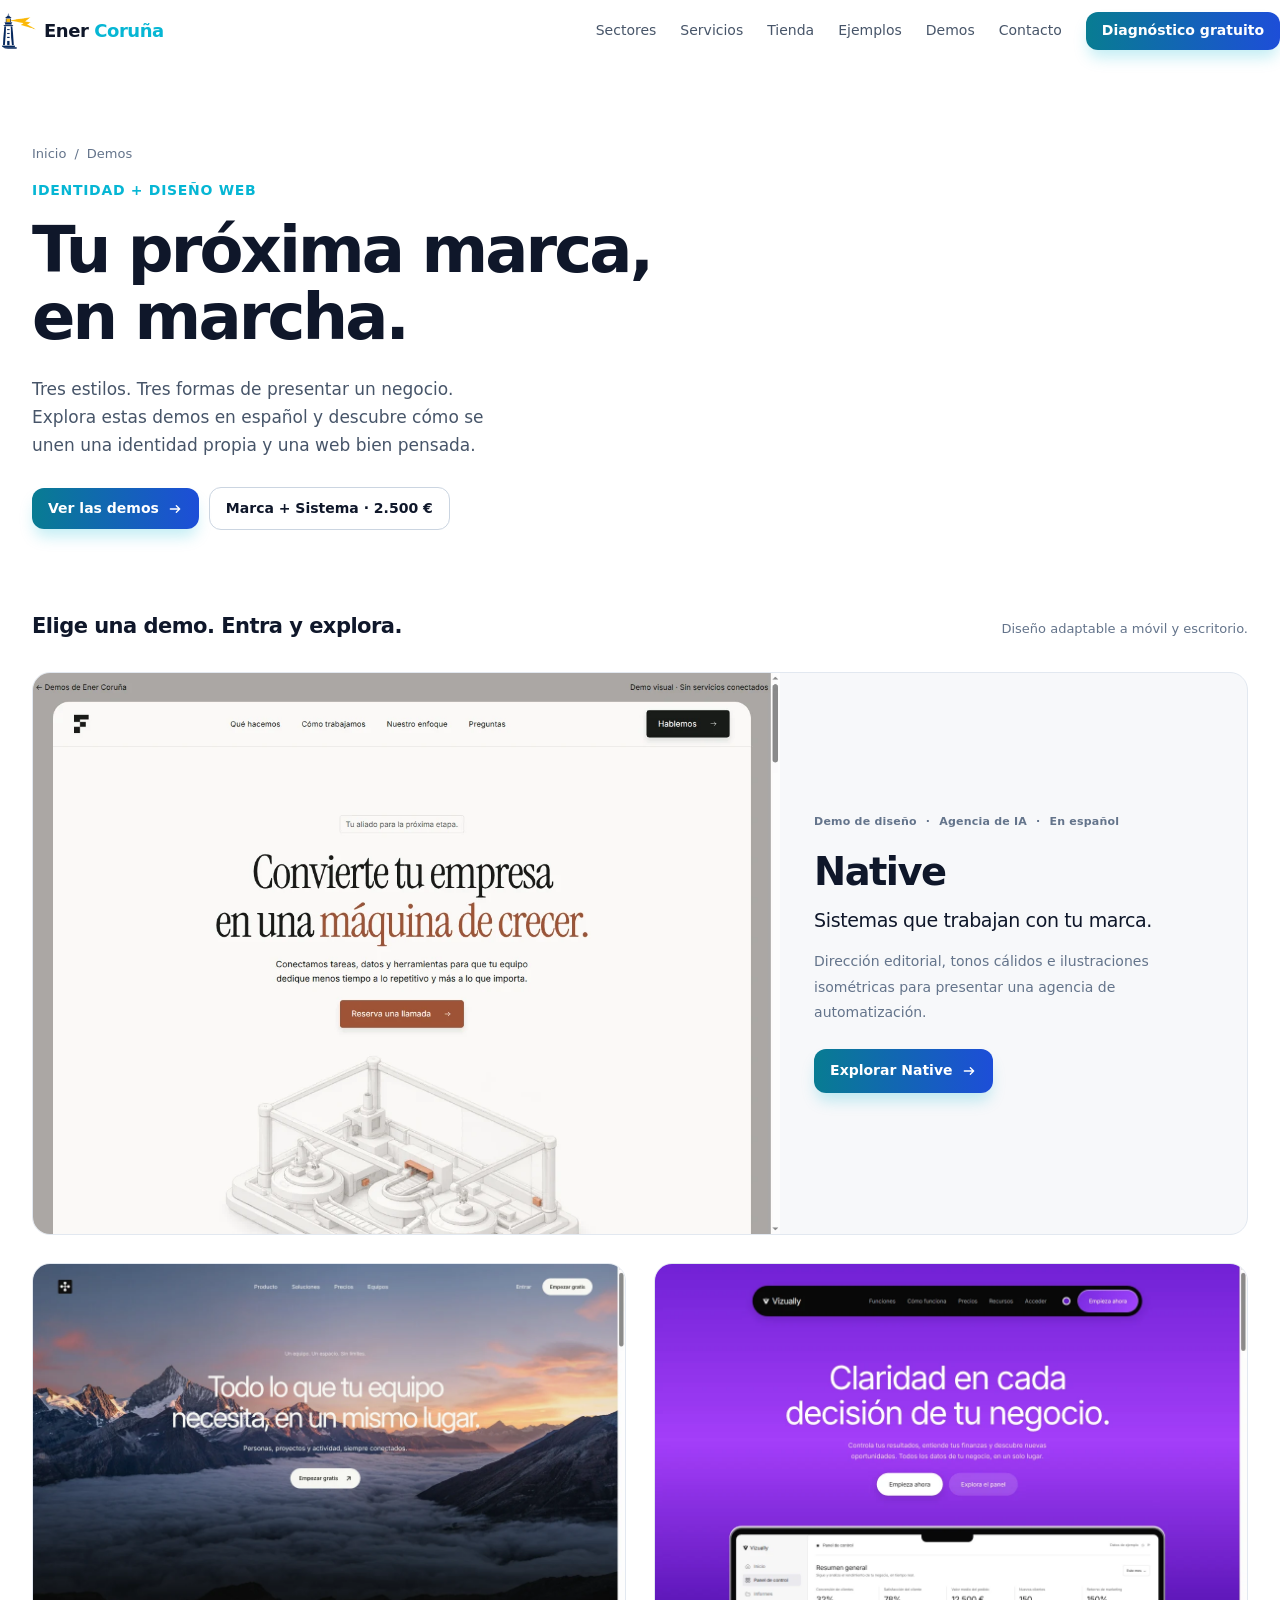
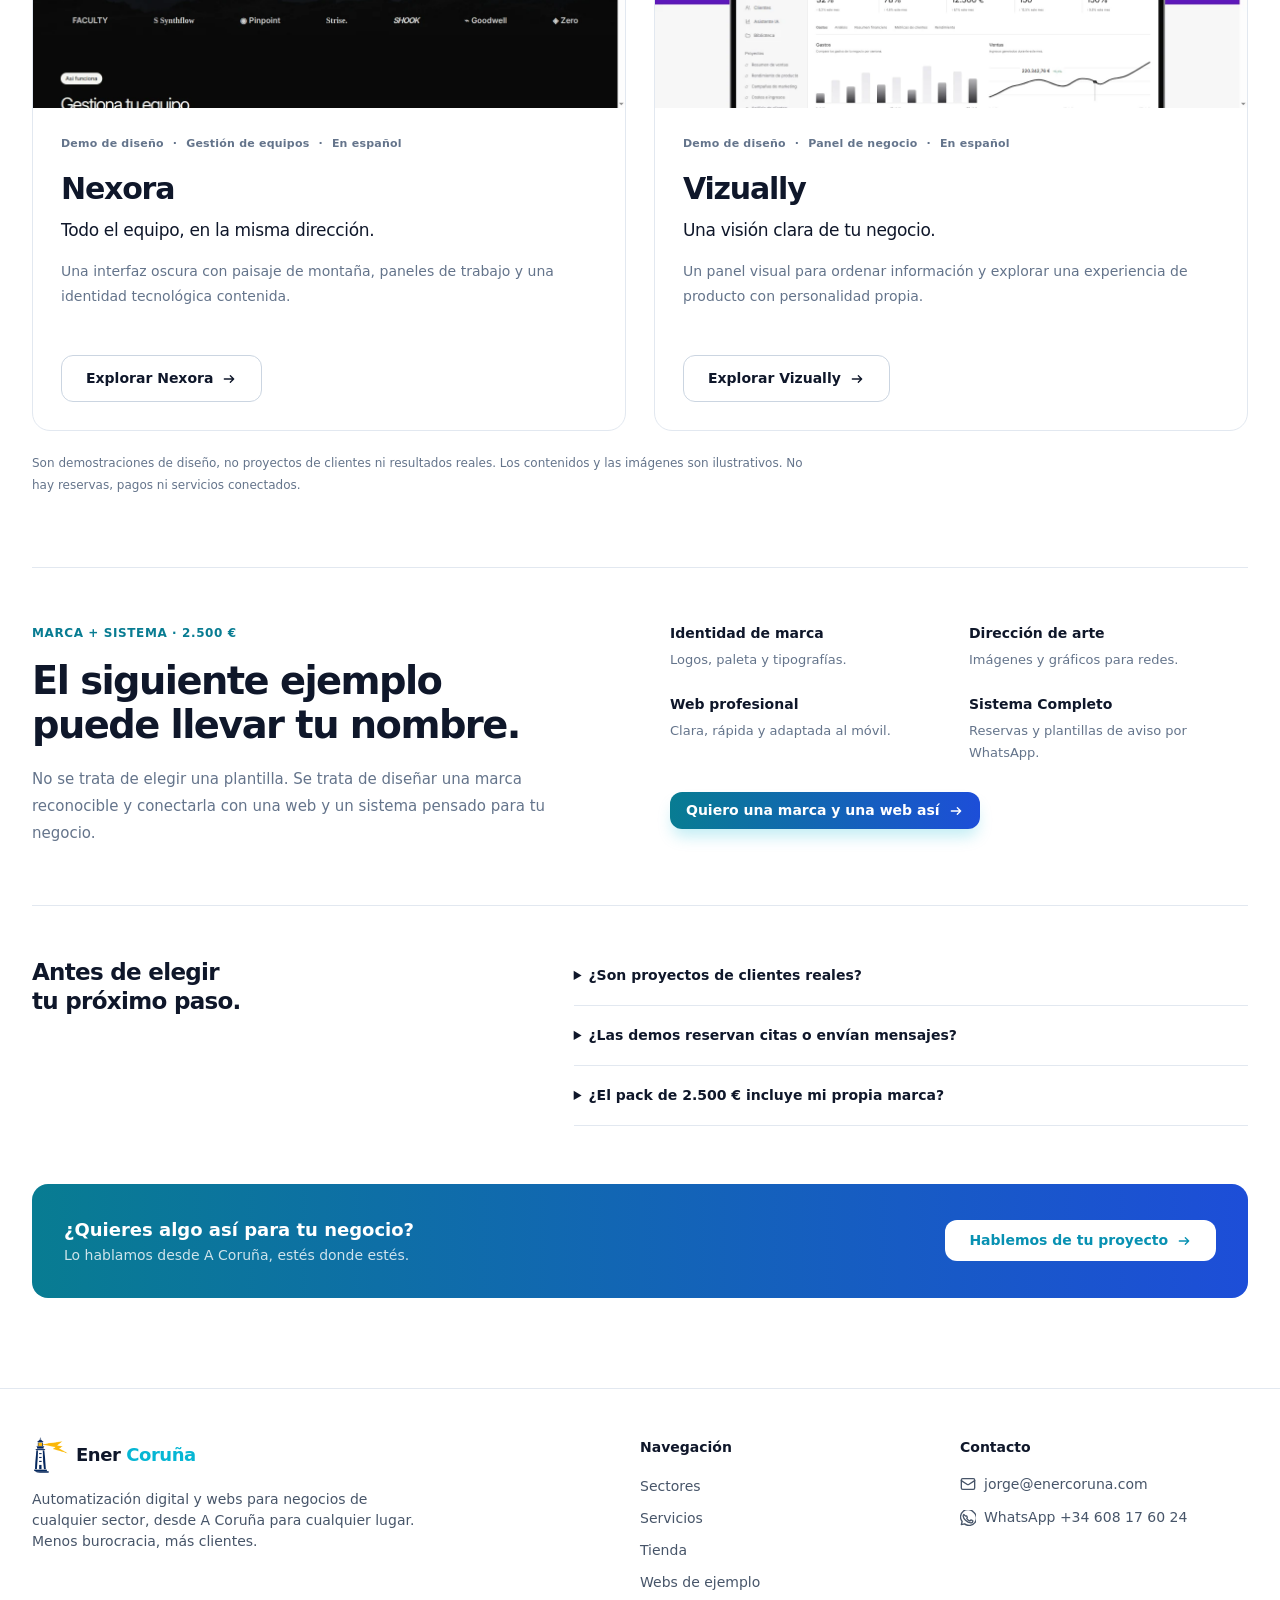
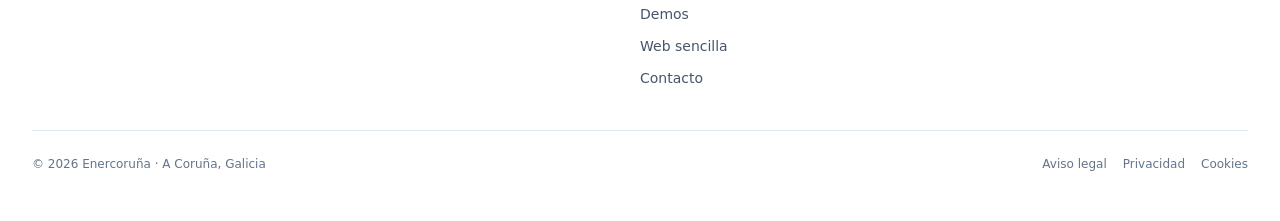
<file: demos/index.html>
<!doctype html>
<html lang="es"><head><meta charset="utf-8"><meta name="viewport" content="width=device-width,initial-scale=1"><meta name="theme-color" content="#ffffff"><title>Demos de diseño web y marca | Ener Coruña</title><meta name="description" content="Explora Native, Nexora y Vizually: tres demos de identidad visual y diseño web en español. Descubre el pack Marca + Sistema de Ener Coruña por 2.500 €."><meta name="robots" content="index,follow"><meta name="author" content="Ener Coruña"><meta name="geo.region" content="ES-C"><meta name="geo.placename" content="A Coruña"><link rel="canonical" href="https://www.enercoruna.com/demos/"><meta property="og:type" content="website"><meta property="og:site_name" content="Ener Coruña"><meta property="og:locale" content="es_ES"><meta property="og:title" content="Demos de diseño web y marca | Ener Coruña"><meta property="og:description" content="Explora Native, Nexora y Vizually: tres demos de identidad visual y diseño web en español. Descubre el pack Marca + Sistema de Ener Coruña por 2.500 €."><meta property="og:url" content="https://www.enercoruna.com/demos/"><meta property="og:image" content="https://www.enercoruna.com/img/demos/demos-og.jpg"><meta property="og:image:width" content="1200"><meta property="og:image:height" content="630"><meta property="og:image:alt" content="Demos Native, Nexora y Vizually de Ener Coruña"><meta name="twitter:card" content="summary_large_image"><meta name="twitter:title" content="Demos de diseño web y marca | Ener Coruña"><meta name="twitter:description" content="Explora Native, Nexora y Vizually: tres demos de identidad visual y diseño web en español. Descubre el pack Marca + Sistema de Ener Coruña por 2.500 €."><meta name="twitter:image" content="https://www.enercoruna.com/img/demos/demos-og.jpg"><link rel="icon" href="/img/favicon-v2.png" type="image/png" sizes="32x32"><link rel="apple-touch-icon" href="/img/apple-touch-v2.png"><link rel="stylesheet" href="/theme.css?v=20261119maps"><link rel="stylesheet" href="demos.css"><script type="application/ld+json">[{"@context": "https://schema.org", "@type": "CollectionPage", "@id": "https://www.enercoruna.com/demos/#pagina", "name": "Demos de diseño web y marca | Ener Coruña", "description": "Explora Native, Nexora y Vizually: tres demos de identidad visual y diseño web en español. Descubre el pack Marca + Sistema de Ener Coruña por 2.500 €.", "url": "https://www.enercoruna.com/demos/", "inLanguage": "es", "isPartOf": {"@type": "WebSite", "name": "Ener Coruña", "url": "https://www.enercoruna.com/"}, "about": {"@type": "Service", "name": "Marca + Sistema", "provider": {"@type": "Organization", "name": "Ener Coruña", "url": "https://www.enercoruna.com/", "areaServed": "España"}, "offers": {"@type": "Offer", "price": "2500", "priceCurrency": "EUR", "url": "https://www.enercoruna.com/#empezar"}}, "mainEntity": {"@type": "ItemList", "itemListElement": [{"@type": "ListItem", "position": 1, "name": "Native", "url": "https://www.enercoruna.com/demos/native/"}, {"@type": "ListItem", "position": 2, "name": "Nexora", "url": "https://www.enercoruna.com/demos/nexora/"}, {"@type": "ListItem", "position": 3, "name": "Vizually", "url": "https://www.enercoruna.com/demos/vizually/"}]}}, {"@context": "https://schema.org", "@type": "BreadcrumbList", "itemListElement": [{"@type": "ListItem", "position": 1, "name": "Inicio", "item": "https://www.enercoruna.com/"}, {"@type": "ListItem", "position": 2, "name": "Demos", "item": "https://www.enercoruna.com/demos/"}]}, {"@context": "https://schema.org", "@type": "FAQPage", "mainEntity": [{"@type": "Question", "name": "¿Son proyectos de clientes reales?", "acceptedAnswer": {"@type": "Answer", "text": "No. Native, Nexora y Vizually son demostraciones visuales. Las pantallas y los contenidos de ejemplo no representan resultados ni datos reales de clientes."}}, {"@type": "Question", "name": "¿Las demos reservan citas o envían mensajes?", "acceptedAnswer": {"@type": "Answer", "text": "No. Puedes navegar y explorar el diseño, pero las demos no tienen reservas reales, pagos ni automatizaciones conectadas. Esas funciones se definen e integran en un proyecto contratado."}}, {"@type": "Question", "name": "¿El pack de 2.500 € incluye mi propia marca?", "acceptedAnswer": {"@type": "Answer", "text": "Sí. El pack Marca + Sistema de Ener Coruña incluye sistema de logos, paleta de colores, tipografías, dirección de arte, gráficos para redes y todo lo del Sistema Completo. El alcance concreto se acuerda antes de empezar."}}]}]</script></head>
<body class="demos-page"><a class="skip-link" href="#contenido">Saltar al contenido</a><header class="site-header">
  <nav class="nav wrap">
    <a class="brand" href="/" aria-label="Ener Coruña, inicio">
      <img src="/img/logo-mark.png" width="36" height="36" alt="">
      <span class="brand-word">Ener <em>Coruña</em></span>
    </a>
    <div class="nav-desktop">
      <a class="nav-link" href="/#sectores">Sectores</a><a class="nav-link" href="/#servicios">Servicios</a><a class="nav-link" href="/#tienda">Tienda</a><a class="nav-link" href="/portfolio/">Ejemplos</a><a class="nav-link" href="/demos/">Demos</a><a class="nav-link" href="/contacto/">Contacto</a>
      <a class="btn btn-primary" href="https://wa.me/34608176024?text=Hola%2C%20vengo%20de%20la%20web%20de%20Enercoru%C3%B1a.%20Quiero%20un%20diagn%C3%B3stico%20gratuito" target="_blank" rel="noopener noreferrer">Diagnóstico gratuito</a>
    </div>
    <div class="nav-mobile-tools">
      <button type="button" class="icon-btn menu-btn" data-menu-toggle aria-label="Menú" aria-expanded="false">
        <span data-icon="menu"><svg viewBox="0 0 24 24" width="24" height="24" fill="none" stroke="currentColor" stroke-width="2" stroke-linecap="round" stroke-linejoin="round" aria-hidden="true"><path d="M4 5h16M4 12h16M4 19h16"/></svg></span>
        <span data-icon="close" hidden><svg viewBox="0 0 24 24" width="24" height="24" fill="none" stroke="currentColor" stroke-width="2" stroke-linecap="round" stroke-linejoin="round" aria-hidden="true"><path d="M18 6 6 18M6 6l12 12"/></svg></span>
      </button>
    </div>
  </nav>
  <div class="nav-panel" data-nav-panel>
    <div class="nav-panel-inner">
      <a class="nav-link" href="/#sectores">Sectores</a><a class="nav-link" href="/#servicios">Servicios</a><a class="nav-link" href="/#tienda">Tienda</a><a class="nav-link" href="/portfolio/">Ejemplos</a><a class="nav-link" href="/demos/">Demos</a><a class="nav-link" href="/contacto/">Contacto</a>
      <a class="btn btn-primary" href="https://wa.me/34608176024?text=Hola%2C%20vengo%20de%20la%20web%20de%20Enercoru%C3%B1a.%20Quiero%20un%20diagn%C3%B3stico%20gratuito" target="_blank" rel="noopener noreferrer">Diagnóstico gratuito</a>
    </div>
  </div>
</header>
<main id="contenido"><section class="page-hero"><div class="wrap"><nav class="crumbs" aria-label="Miga de pan"><a href="/">Inicio</a><span aria-hidden="true">/</span><span>Demos</span></nav><p class="kicker">Identidad + diseño web</p><h1>Tu próxima marca,<br>en marcha.</h1><p class="lead">Tres estilos. Tres formas de presentar un negocio. Explora estas demos en español y descubre cómo se unen una identidad propia y una web bien pensada.</p><div class="hero-cta"><a class="btn btn-primary" href="#galeria">Ver las demos <svg viewBox="0 0 24 24" width="16" height="16" fill="none" stroke="currentColor" stroke-width="2" stroke-linecap="round" stroke-linejoin="round" aria-hidden="true"><path d="M5 12h14m-5-5 5 5-5 5"/></svg></a><a class="btn btn-ghost" href="/#empezar">Marca + Sistema · 2.500 €</a></div></div></section>
<section class="demos-gallery" id="galeria" aria-labelledby="galeria-title"><div class="wrap"><div class="demos-heading"><h2 id="galeria-title">Elige una demo. Entra y explora.</h2><p>Diseño adaptable a móvil y escritorio.</p></div>
<article class="showcase-feature" aria-labelledby="demo-native"><a class="showcase-image" href="native/" aria-label="Explorar la demo Native"><img src="/img/demos/native.webp" width="1200" height="900" alt="Vista de la demo Native: sistemas que trabajan con tu marca." fetchpriority="high"></a><div class="showcase-copy"><p class="showcase-meta"><span>Demo de diseño</span><span>Agencia de IA</span><span>En español</span></p><h3 id="demo-native">Native</h3><p class="showcase-subtitle">Sistemas que trabajan con tu marca.</p><p>Dirección editorial, tonos cálidos e ilustraciones isométricas para presentar una agencia de automatización.</p><a class="btn btn-primary" href="native/">Explorar Native <svg viewBox="0 0 24 24" width="16" height="16" fill="none" stroke="currentColor" stroke-width="2" stroke-linecap="round" stroke-linejoin="round" aria-hidden="true"><path d="M5 12h14m-5-5 5 5-5 5"/></svg></a></div></article>
<div class="showcase-pair"><article class="showcase-card" aria-labelledby="demo-nexora"><a class="showcase-image" href="nexora/" aria-label="Explorar la demo Nexora"><img src="/img/demos/nexora.webp" width="1200" height="900" alt="Vista de la demo Nexora: todo el equipo, en la misma dirección." loading="lazy"></a><div class="showcase-copy"><p class="showcase-meta"><span>Demo de diseño</span><span>Gestión de equipos</span><span>En español</span></p><h3 id="demo-nexora">Nexora</h3><p class="showcase-subtitle">Todo el equipo, en la misma dirección.</p><p>Una interfaz oscura con paisaje de montaña, paneles de trabajo y una identidad tecnológica contenida.</p><a class="btn btn-ghost" href="nexora/">Explorar Nexora <svg viewBox="0 0 24 24" width="16" height="16" fill="none" stroke="currentColor" stroke-width="2" stroke-linecap="round" stroke-linejoin="round" aria-hidden="true"><path d="M5 12h14m-5-5 5 5-5 5"/></svg></a></div></article><article class="showcase-card" aria-labelledby="demo-vizually"><a class="showcase-image" href="vizually/" aria-label="Explorar la demo Vizually"><img src="/img/demos/vizually.webp" width="1200" height="900" alt="Vista de la demo Vizually: una visión clara de tu negocio." loading="lazy"></a><div class="showcase-copy"><p class="showcase-meta"><span>Demo de diseño</span><span>Panel de negocio</span><span>En español</span></p><h3 id="demo-vizually">Vizually</h3><p class="showcase-subtitle">Una visión clara de tu negocio.</p><p>Un panel visual para ordenar información y explorar una experiencia de producto con personalidad propia.</p><a class="btn btn-ghost" href="vizually/">Explorar Vizually <svg viewBox="0 0 24 24" width="16" height="16" fill="none" stroke="currentColor" stroke-width="2" stroke-linecap="round" stroke-linejoin="round" aria-hidden="true"><path d="M5 12h14m-5-5 5 5-5 5"/></svg></a></div></article></div>
<p class="demo-disclaimer">Son demostraciones de diseño, no proyectos de clientes ni resultados reales. Los contenidos y las imágenes son ilustrativos. No hay reservas, pagos ni servicios conectados.</p>
<div class="demos-pack"><div><p class="kicker">Marca + Sistema · 2.500 €</p><h2>El siguiente ejemplo<br>puede llevar tu nombre.</h2><p>No se trata de elegir una plantilla. Se trata de diseñar una marca reconocible y conectarla con una web y un sistema pensado para tu negocio.</p></div><div><ul class="pack-includes"><li><strong>Identidad de marca</strong><span>Logos, paleta y tipografías.</span></li><li><strong>Dirección de arte</strong><span>Imágenes y gráficos para redes.</span></li><li><strong>Web profesional</strong><span>Clara, rápida y adaptada al móvil.</span></li><li><strong>Sistema Completo</strong><span>Reservas y plantillas de aviso por WhatsApp.</span></li></ul><a class="btn btn-primary" href="/contacto/">Quiero una marca y una web así <svg viewBox="0 0 24 24" width="16" height="16" fill="none" stroke="currentColor" stroke-width="2" stroke-linecap="round" stroke-linejoin="round" aria-hidden="true"><path d="M5 12h14m-5-5 5 5-5 5"/></svg></a></div></div>
<section class="demos-questions" aria-labelledby="demos-faq"><h2 id="demos-faq">Antes de elegir<br>tu próximo paso.</h2><div><details><summary>¿Son proyectos de clientes reales?</summary><p>No. Native, Nexora y Vizually son demostraciones visuales. Las pantallas y los contenidos de ejemplo no representan resultados ni datos reales de clientes.</p></details><details><summary>¿Las demos reservan citas o envían mensajes?</summary><p>No. Puedes navegar y explorar el diseño, pero las demos no tienen reservas reales, pagos ni automatizaciones conectadas. Esas funciones se definen e integran en un proyecto contratado.</p></details><details><summary>¿El pack de 2.500 € incluye mi propia marca?</summary><p>Sí. El pack Marca + Sistema de Ener Coruña incluye sistema de logos, paleta de colores, tipografías, dirección de arte, gráficos para redes y todo lo del Sistema Completo. El alcance concreto se acuerda antes de empezar.</p></details></div></section>
<div class="cta-band"><div><h3>¿Quieres algo así para tu negocio?</h3><p>Lo hablamos desde A Coruña, estés donde estés.</p></div><a class="btn btn-white" href="/contacto/">Hablemos de tu proyecto <svg viewBox="0 0 24 24" width="16" height="16" fill="none" stroke="currentColor" stroke-width="2" stroke-linecap="round" stroke-linejoin="round" aria-hidden="true"><path d="M5 12h14m-5-5 5 5-5 5"/></svg></a></div>
</div></section></main><footer class="site-footer">
  <div class="wrap">
    <div class="foot-grid">
      <div class="foot-brand">
        <a class="brand" href="/">
          <img src="/img/logo-mark.png" width="36" height="36" alt="">
          <span>Ener <em>Coruña</em></span>
        </a>
        <p>Automatización digital y webs para negocios de cualquier sector, desde A Coruña para cualquier lugar. Menos burocracia, más clientes.</p>
      </div>
      <div class="foot-col">
        <h4>Navegación</h4>
        <ul>
          <li><a href="/#sectores">Sectores</a></li>
          <li><a href="/#servicios">Servicios</a></li>
          <li><a href="/#tienda">Tienda</a></li>
          <li><a href="/portfolio/">Webs de ejemplo</a></li>
          <li><a href="/demos/">Demos</a></li>
          <li><a href="/web-seo-local-a-coruna/">Web sencilla</a></li>
          <li><a href="/contacto/">Contacto</a></li>
        </ul>
      </div>
      <div class="foot-col">
        <h4>Contacto</h4>
        <ul>
          <li><a href="mailto:jorge@enercoruna.com"><svg viewBox="0 0 24 24" width="16" height="16" fill="none" stroke="currentColor" stroke-width="2" stroke-linecap="round" stroke-linejoin="round" aria-hidden="true"><rect width="20" height="16" x="2" y="4" rx="2"/><path d="m22 7-8.97 5.7a1.94 1.94 0 0 1-2.06 0L2 7"/></svg> jorge@enercoruna.com</a></li>
          <li><a href="https://wa.me/34608176024?text=Hola%2C%20vengo%20de%20la%20web%20de%20Enercoru%C3%B1a" target="_blank" rel="noopener noreferrer"><svg viewBox="0 0 24 24" width="16" height="16" fill="none" stroke="currentColor" stroke-width="2" stroke-linecap="round" stroke-linejoin="round" aria-hidden="true"><path d="M20.5 3.5A11 11 0 0 0 3.2 17.3L2 22l4.8-1.2A11 11 0 1 0 20.5 3.5z"/><path d="M8.4 9.2c.2-.5.4-.5.7-.5h.6c.2 0 .4 0 .5.4.2.7.7 2 .7 2.1.1.2 0 .4-.2.6l-.3.4c-.2.2-.3.3-.1.6.2.3.8 1.3 1.8 2.1 1.2 1 2.2 1.3 2.5 1.4.3.2.5.1.7-.1l.9-1.2c.2-.2.4-.2.6-.1l2 .9c.3.1.4.2.5.4 0 .3 0 1.4-.6 2.1-.6.7-1.5 1-2.4.9-2-.1-5.3-1.1-8-3.7-2.4-2.4-3.4-5-3.6-6.3 0-1 .3-2 1-2.6z"/></svg> WhatsApp +34 608 17 60 24</a></li>
        </ul>
      </div>
    </div>
    <div class="foot-bottom">
      <p>© 2026 Enercoruña · A Coruña, Galicia</p>
      <div class="foot-legal">
        <a href="/aviso-legal/">Aviso legal</a>
        <a href="/privacidad/">Privacidad</a>
        <a href="/cookies/">Cookies</a>
      </div>
    </div>
  </div>
</footer>
<div class="wa-bar" role="region" aria-label="Contacto rápido">
  <a class="btn btn-primary" href="https://wa.me/34608176024?text=Hola%2C%20vengo%20de%20la%20web%20de%20Enercoru%C3%B1a.%20Quiero%20hablar%2015%20minutos%20por%20WhatsApp" target="_blank" rel="noopener noreferrer"><svg viewBox="0 0 24 24" width="16" height="16" fill="none" stroke="currentColor" stroke-width="2" stroke-linecap="round" stroke-linejoin="round" aria-hidden="true"><path d="M20.5 3.5A11 11 0 0 0 3.2 17.3L2 22l4.8-1.2A11 11 0 1 0 20.5 3.5z"/><path d="M8.4 9.2c.2-.5.4-.5.7-.5h.6c.2 0 .4 0 .5.4.2.7.7 2 .7 2.1.1.2 0 .4-.2.6l-.3.4c-.2.2-.3.3-.1.6.2.3.8 1.3 1.8 2.1 1.2 1 2.2 1.3 2.5 1.4.3.2.5.1.7-.1l.9-1.2c.2-.2.4-.2.6-.1l2 .9c.3.1.4.2.5.4 0 .3 0 1.4-.6 2.1-.6.7-1.5 1-2.4.9-2-.1-5.3-1.1-8-3.7-2.4-2.4-3.4-5-3.6-6.3 0-1 .3-2 1-2.6z"/></svg> Hablamos por WhatsApp</a>
  <a class="btn btn-ghost" href="tel:+34608176024"><svg viewBox="0 0 24 24" width="16" height="16" fill="none" stroke="currentColor" stroke-width="2" stroke-linecap="round" stroke-linejoin="round" aria-hidden="true"><path d="M22 16.92v3a2 2 0 0 1-2.18 2 19.79 19.79 0 0 1-8.63-3.07 19.5 19.5 0 0 1-6-6 19.79 19.79 0 0 1-3.07-8.67A2 2 0 0 1 4.11 2h3a2 2 0 0 1 2 1.72c.13.81.36 1.6.7 2.36a2 2 0 0 1-.45 2.11L8.91 9.91a16 16 0 0 0 6 6l1.27-1.27a2 2 0 0 1 2.11-.45c.76.34 1.55.57 2.36.7A2 2 0 0 1 22 16.92z"/></svg> Llamar</a>
</div>
<script src="/theme.js" defer></script></body></html>
</file>
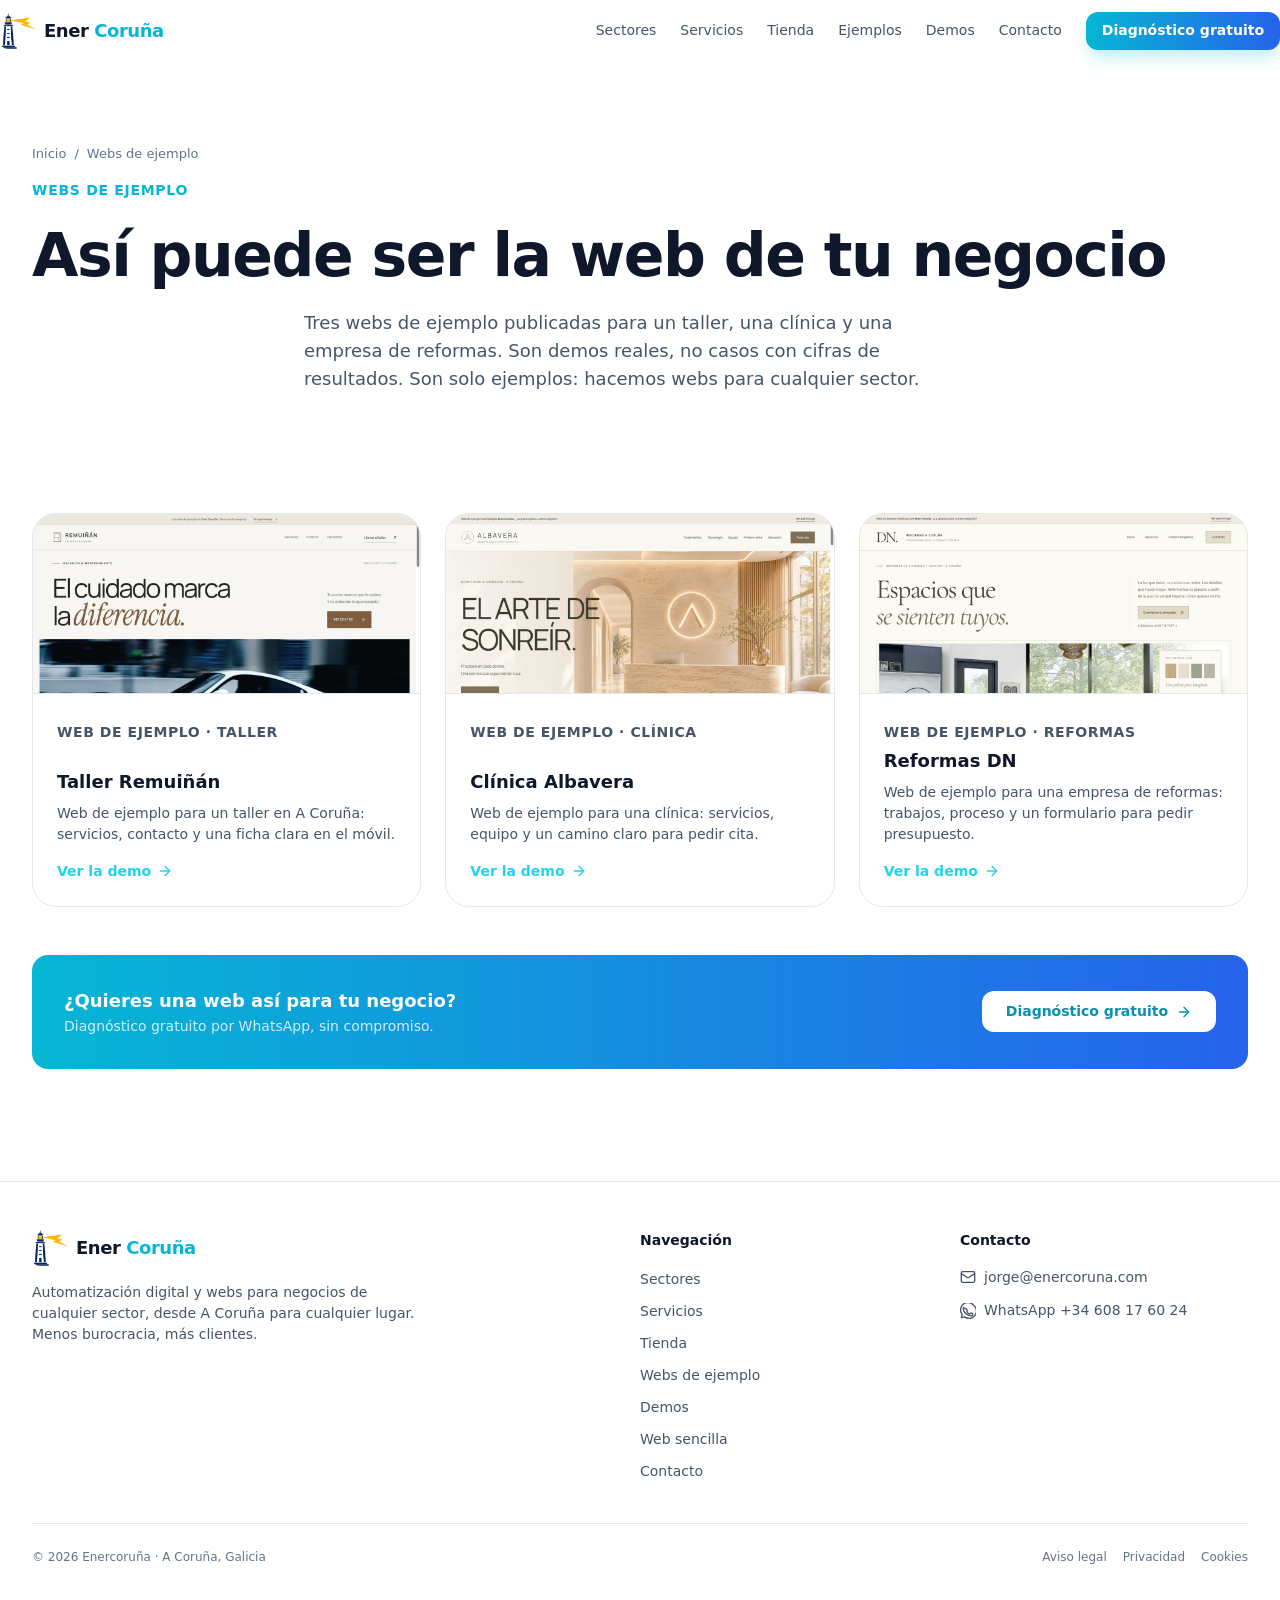
<file: portfolio/index.html>
<!DOCTYPE html>
<html lang="es">
<head>
  <meta charset="utf-8">
  <meta name="viewport" content="width=device-width, initial-scale=1">
  <title>Webs de ejemplo | Ener Coruña (A Coruña)</title>
  <meta name="description" content="Webs de ejemplo para un taller, una clínica y una empresa de reformas, hechas por Ener Coruña en A Coruña.">
  <meta name="robots" content="index, follow">
  <meta name="author" content="Ener Coruña">
  <meta name="geo.region" content="ES-C">
  <meta name="geo.placename" content="A Coruña">
  <link rel="canonical" href="https://www.enercoruna.com/portfolio/">
  <meta property="og:type" content="website">
  <meta property="og:site_name" content="Ener Coruña">
  <meta property="og:locale" content="es_ES">
  <meta property="og:title" content="Webs de ejemplo | Ener Coruña (A Coruña)">
  <meta property="og:description" content="Webs de ejemplo para un taller, una clínica y una empresa de reformas, hechas por Ener Coruña en A Coruña.">
  <meta property="og:url" content="https://www.enercoruna.com/portfolio/">
  <meta property="og:image" content="https://www.enercoruna.com/img/og-v4.jpg">
  <meta property="og:image:width" content="1200">
  <meta property="og:image:height" content="630">
  <meta name="twitter:card" content="summary_large_image">
  <meta name="twitter:title" content="Webs de ejemplo | Ener Coruña (A Coruña)">
  <meta name="twitter:description" content="Webs de ejemplo para un taller, una clínica y una empresa de reformas, hechas por Ener Coruña en A Coruña.">
  <meta name="twitter:image" content="https://www.enercoruna.com/img/og-v4.jpg">
  <link rel="icon" href="/img/favicon-v2.png" type="image/png" sizes="32x32">
  <link rel="apple-touch-icon" href="/img/apple-touch-v2.png">
  <link rel="stylesheet" href="/theme.css?v=20261119maps">
  
</head>
<body>
<header class="site-header">
  <nav class="nav wrap">
    <a class="brand" href="/" aria-label="Ener Coruña, inicio">
      <img src="/img/logo-mark.png" width="36" height="36" alt="">
      <span class="brand-word">Ener <em>Coruña</em></span>
    </a>
    <div class="nav-desktop">
      <a class="nav-link" href="/#sectores">Sectores</a><a class="nav-link" href="/#servicios">Servicios</a><a class="nav-link" href="/#tienda">Tienda</a><a class="nav-link" href="/portfolio/">Ejemplos</a><a class="nav-link" href="/demos/">Demos</a><a class="nav-link" href="/contacto/">Contacto</a>
      <a class="btn btn-primary" href="https://wa.me/34608176024?text=Hola%2C%20vengo%20de%20la%20web%20de%20Enercoru%C3%B1a.%20Quiero%20un%20diagn%C3%B3stico%20gratuito" target="_blank" rel="noopener noreferrer">Diagnóstico gratuito</a>
    </div>
    <div class="nav-mobile-tools">
      <button type="button" class="icon-btn menu-btn" data-menu-toggle aria-label="Menú" aria-expanded="false">
        <span data-icon="menu"><svg viewBox="0 0 24 24" width="24" height="24" fill="none" stroke="currentColor" stroke-width="2" stroke-linecap="round" stroke-linejoin="round" aria-hidden="true"><path d="M4 5h16M4 12h16M4 19h16"/></svg></span>
        <span data-icon="close" hidden><svg viewBox="0 0 24 24" width="24" height="24" fill="none" stroke="currentColor" stroke-width="2" stroke-linecap="round" stroke-linejoin="round" aria-hidden="true"><path d="M18 6 6 18M6 6l12 12"/></svg></span>
      </button>
    </div>
  </nav>
  <div class="nav-panel" data-nav-panel>
    <div class="nav-panel-inner">
      <a class="nav-link" href="/#sectores">Sectores</a><a class="nav-link" href="/#servicios">Servicios</a><a class="nav-link" href="/#tienda">Tienda</a><a class="nav-link" href="/portfolio/">Ejemplos</a><a class="nav-link" href="/demos/">Demos</a><a class="nav-link" href="/contacto/">Contacto</a>
      <a class="btn btn-primary" href="https://wa.me/34608176024?text=Hola%2C%20vengo%20de%20la%20web%20de%20Enercoru%C3%B1a.%20Quiero%20un%20diagn%C3%B3stico%20gratuito" target="_blank" rel="noopener noreferrer">Diagnóstico gratuito</a>
    </div>
  </div>
</header>

<section class="page-hero">
  <div class="wrap">
    <nav class="crumbs" aria-label="Miga de pan"><a href="/">Inicio</a> <span aria-hidden="true">/</span> <span>Webs de ejemplo</span></nav>
    <p class="kicker">Webs de ejemplo</p>
    <h1>Así puede ser la web de tu negocio</h1>
    <p class="lead">Tres webs de ejemplo publicadas para un taller, una clínica y una empresa de reformas. Son demos reales, no casos con cifras de resultados. Son solo ejemplos: hacemos webs para cualquier sector.</p>
  </div>
</section>
<section class="sec" style="padding-top:0">
  <div class="wrap">
    <div class="demo-grid"><a class="demo-card" href="https://demo-talleres-remuinan.pages.dev" target="_blank" rel="noopener noreferrer">
          <div class="demo-shot"><img src="/img/portfolio/talleres.webp" alt="Captura de la web de ejemplo Taller Remuiñán" width="640" height="400"></div>
          <div class="demo-body">
            <p class="demo-label">Web de ejemplo · Taller</p>
            <h3>Taller Remuiñán</h3>
            <p>Web de ejemplo para un taller en A Coruña: servicios, contacto y una ficha clara en el móvil.</p>
            <span class="sol accent-cyan">Ver la demo <svg viewBox="0 0 24 24" width="16" height="16" fill="none" stroke="currentColor" stroke-width="2" stroke-linecap="round" stroke-linejoin="round" aria-hidden="true"><path d="M5 12h14"/><path d="m12 5 7 7-7 7"/></svg></span>
          </div>
        </a><a class="demo-card" href="https://demo-albavera.pages.dev" target="_blank" rel="noopener noreferrer">
          <div class="demo-shot"><img src="/img/portfolio/clinica.webp" alt="Captura de la web de ejemplo Clínica Albavera" width="640" height="400"></div>
          <div class="demo-body">
            <p class="demo-label">Web de ejemplo · Clínica</p>
            <h3>Clínica Albavera</h3>
            <p>Web de ejemplo para una clínica: servicios, equipo y un camino claro para pedir cita.</p>
            <span class="sol accent-cyan">Ver la demo <svg viewBox="0 0 24 24" width="16" height="16" fill="none" stroke="currentColor" stroke-width="2" stroke-linecap="round" stroke-linejoin="round" aria-hidden="true"><path d="M5 12h14"/><path d="m12 5 7 7-7 7"/></svg></span>
          </div>
        </a><a class="demo-card" href="https://demo-reformas-dn.pages.dev" target="_blank" rel="noopener noreferrer">
          <div class="demo-shot"><img src="/img/portfolio/reformas.webp" alt="Captura de la web de ejemplo Reformas DN" width="640" height="400"></div>
          <div class="demo-body">
            <p class="demo-label">Web de ejemplo · Reformas</p>
            <h3>Reformas DN</h3>
            <p>Web de ejemplo para una empresa de reformas: trabajos, proceso y un formulario para pedir presupuesto.</p>
            <span class="sol accent-cyan">Ver la demo <svg viewBox="0 0 24 24" width="16" height="16" fill="none" stroke="currentColor" stroke-width="2" stroke-linecap="round" stroke-linejoin="round" aria-hidden="true"><path d="M5 12h14"/><path d="m12 5 7 7-7 7"/></svg></span>
          </div>
        </a></div>
    <div class="cta-band">
      <div>
        <h3>¿Quieres una web así para tu negocio?</h3>
        <p>Diagnóstico gratuito por WhatsApp, sin compromiso.</p>
      </div>
      <a class="btn btn-white" href="https://wa.me/34608176024?text=Hola%2C%20vengo%20de%20la%20web%20de%20Enercoru%C3%B1a.%20Quiero%20un%20diagn%C3%B3stico%20gratuito" target="_blank" rel="noopener noreferrer">Diagnóstico gratuito <svg viewBox="0 0 24 24" width="24" height="24" fill="none" stroke="currentColor" stroke-width="2" stroke-linecap="round" stroke-linejoin="round" aria-hidden="true"><path d="M5 12h14"/><path d="m12 5 7 7-7 7"/></svg></a>
    </div>
  </div>
</section>
<footer class="site-footer">
  <div class="wrap">
    <div class="foot-grid">
      <div class="foot-brand">
        <a class="brand" href="/">
          <img src="/img/logo-mark.png" width="36" height="36" alt="">
          <span>Ener <em>Coruña</em></span>
        </a>
        <p>Automatización digital y webs para negocios de cualquier sector, desde A Coruña para cualquier lugar. Menos burocracia, más clientes.</p>
      </div>
      <div class="foot-col">
        <h4>Navegación</h4>
        <ul>
          <li><a href="/#sectores">Sectores</a></li>
          <li><a href="/#servicios">Servicios</a></li>
          <li><a href="/#tienda">Tienda</a></li>
          <li><a href="/portfolio/">Webs de ejemplo</a></li>
          <li><a href="/demos/">Demos</a></li>
          <li><a href="/web-seo-local-a-coruna/">Web sencilla</a></li>
          <li><a href="/contacto/">Contacto</a></li>
        </ul>
      </div>
      <div class="foot-col">
        <h4>Contacto</h4>
        <ul>
          <li><a href="mailto:jorge@enercoruna.com"><svg viewBox="0 0 24 24" width="16" height="16" fill="none" stroke="currentColor" stroke-width="2" stroke-linecap="round" stroke-linejoin="round" aria-hidden="true"><rect width="20" height="16" x="2" y="4" rx="2"/><path d="m22 7-8.97 5.7a1.94 1.94 0 0 1-2.06 0L2 7"/></svg> jorge@enercoruna.com</a></li>
          <li><a href="https://wa.me/34608176024?text=Hola%2C%20vengo%20de%20la%20web%20de%20Enercoru%C3%B1a" target="_blank" rel="noopener noreferrer"><svg viewBox="0 0 24 24" width="16" height="16" fill="none" stroke="currentColor" stroke-width="2" stroke-linecap="round" stroke-linejoin="round" aria-hidden="true"><path d="M20.5 3.5A11 11 0 0 0 3.2 17.3L2 22l4.8-1.2A11 11 0 1 0 20.5 3.5z"/><path d="M8.4 9.2c.2-.5.4-.5.7-.5h.6c.2 0 .4 0 .5.4.2.7.7 2 .7 2.1.1.2 0 .4-.2.6l-.3.4c-.2.2-.3.3-.1.6.2.3.8 1.3 1.8 2.1 1.2 1 2.2 1.3 2.5 1.4.3.2.5.1.7-.1l.9-1.2c.2-.2.4-.2.6-.1l2 .9c.3.1.4.2.5.4 0 .3 0 1.4-.6 2.1-.6.7-1.5 1-2.4.9-2-.1-5.3-1.1-8-3.7-2.4-2.4-3.4-5-3.6-6.3 0-1 .3-2 1-2.6z"/></svg> WhatsApp +34 608 17 60 24</a></li>
        </ul>
      </div>
    </div>
    <div class="foot-bottom">
      <p>© 2026 Enercoruña · A Coruña, Galicia</p>
      <div class="foot-legal">
        <a href="/aviso-legal/">Aviso legal</a>
        <a href="/privacidad/">Privacidad</a>
        <a href="/cookies/">Cookies</a>
      </div>
    </div>
  </div>
</footer>
<div class="wa-bar" role="region" aria-label="Contacto rápido">
  <a class="btn btn-primary" href="https://wa.me/34608176024?text=Hola%2C%20vengo%20de%20la%20web%20de%20Enercoru%C3%B1a.%20Quiero%20hablar%2015%20minutos%20por%20WhatsApp" target="_blank" rel="noopener noreferrer"><svg viewBox="0 0 24 24" width="16" height="16" fill="none" stroke="currentColor" stroke-width="2" stroke-linecap="round" stroke-linejoin="round" aria-hidden="true"><path d="M20.5 3.5A11 11 0 0 0 3.2 17.3L2 22l4.8-1.2A11 11 0 1 0 20.5 3.5z"/><path d="M8.4 9.2c.2-.5.4-.5.7-.5h.6c.2 0 .4 0 .5.4.2.7.7 2 .7 2.1.1.2 0 .4-.2.6l-.3.4c-.2.2-.3.3-.1.6.2.3.8 1.3 1.8 2.1 1.2 1 2.2 1.3 2.5 1.4.3.2.5.1.7-.1l.9-1.2c.2-.2.4-.2.6-.1l2 .9c.3.1.4.2.5.4 0 .3 0 1.4-.6 2.1-.6.7-1.5 1-2.4.9-2-.1-5.3-1.1-8-3.7-2.4-2.4-3.4-5-3.6-6.3 0-1 .3-2 1-2.6z"/></svg> Hablamos por WhatsApp</a>
  <a class="btn btn-ghost" href="tel:+34608176024"><svg viewBox="0 0 24 24" width="16" height="16" fill="none" stroke="currentColor" stroke-width="2" stroke-linecap="round" stroke-linejoin="round" aria-hidden="true"><path d="M22 16.92v3a2 2 0 0 1-2.18 2 19.79 19.79 0 0 1-8.63-3.07 19.5 19.5 0 0 1-6-6 19.79 19.79 0 0 1-3.07-8.67A2 2 0 0 1 4.11 2h3a2 2 0 0 1 2 1.72c.13.81.36 1.6.7 2.36a2 2 0 0 1-.45 2.11L8.91 9.91a16 16 0 0 0 6 6l1.27-1.27a2 2 0 0 1 2.11-.45c.76.34 1.55.57 2.36.7A2 2 0 0 1 22 16.92z"/></svg> Llamar</a>
</div>
<script src="/theme.js" defer></script>
</body>
</html>
</file>
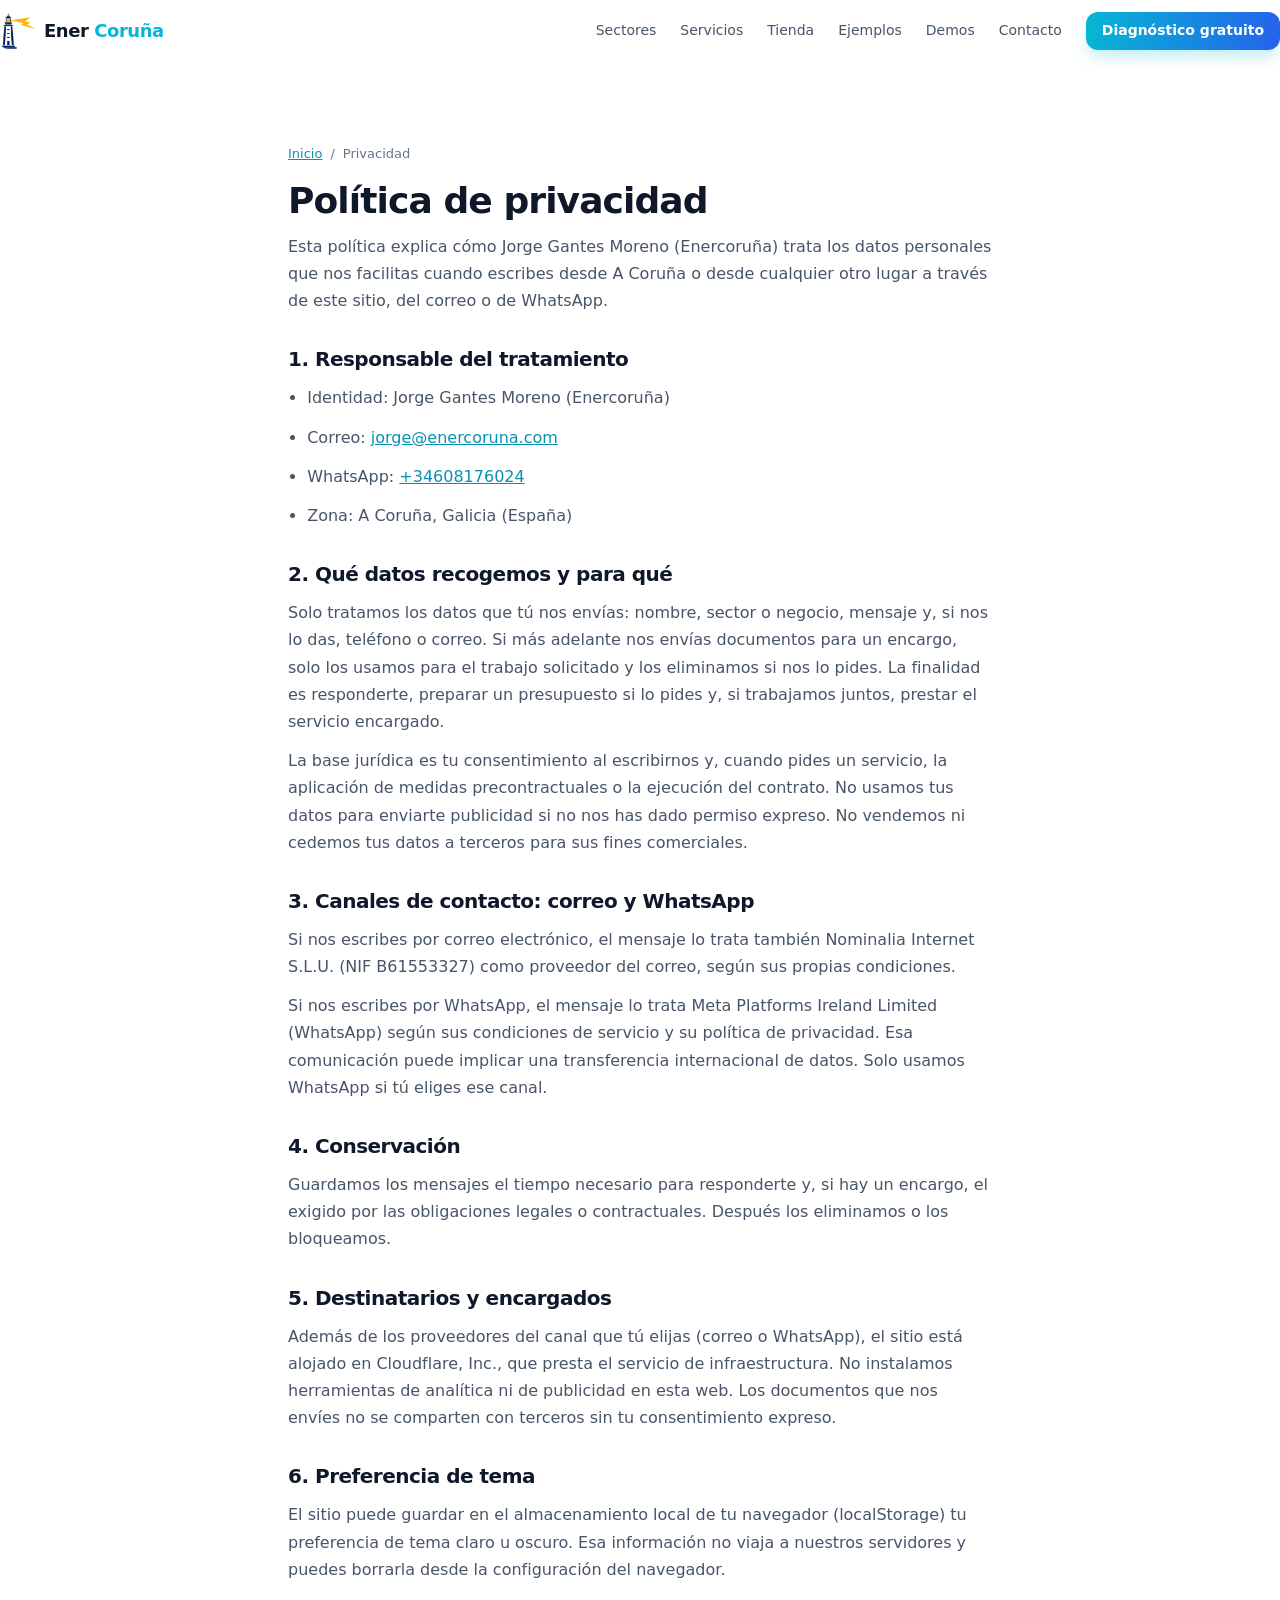
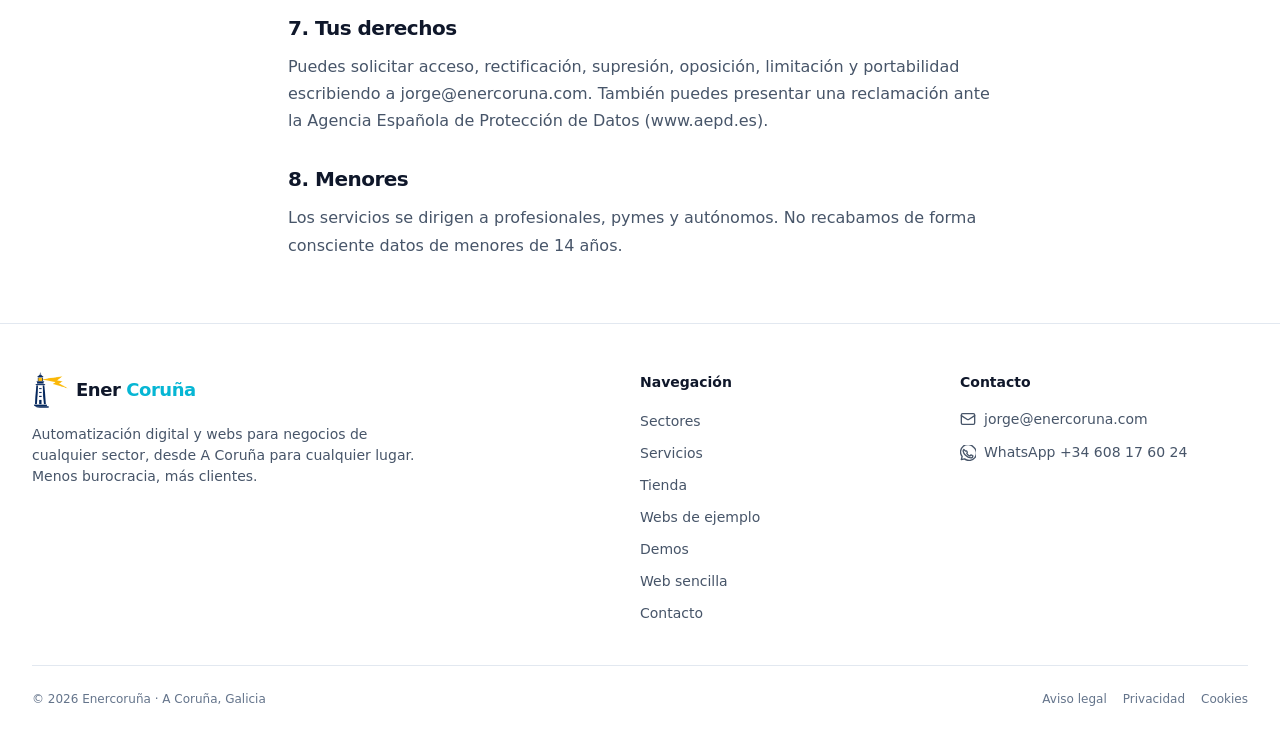
<file: privacidad/index.html>
<!DOCTYPE html>
<html lang="es">
<head>
  <meta charset="utf-8">
  <meta name="viewport" content="width=device-width, initial-scale=1">
  <title>Política de privacidad | Ener Coruña (A Coruña)</title>
  <meta name="description" content="Política de privacidad de Ener Coruña en A Coruña: qué datos tratamos, con qué finalidad y cuáles son tus derechos.">
  <meta name="robots" content="index, follow">
  <meta name="author" content="Ener Coruña">
  <meta name="geo.region" content="ES-C">
  <meta name="geo.placename" content="A Coruña">
  <link rel="canonical" href="https://www.enercoruna.com/privacidad/">
  <meta property="og:type" content="website">
  <meta property="og:site_name" content="Ener Coruña">
  <meta property="og:locale" content="es_ES">
  <meta property="og:title" content="Política de privacidad | Ener Coruña (A Coruña)">
  <meta property="og:description" content="Política de privacidad de Ener Coruña en A Coruña: qué datos tratamos, con qué finalidad y cuáles son tus derechos.">
  <meta property="og:url" content="https://www.enercoruna.com/privacidad/">
  <meta property="og:image" content="https://www.enercoruna.com/img/og-v4.jpg">
  <meta property="og:image:width" content="1200">
  <meta property="og:image:height" content="630">
  <meta name="twitter:card" content="summary_large_image">
  <meta name="twitter:title" content="Política de privacidad | Ener Coruña (A Coruña)">
  <meta name="twitter:description" content="Política de privacidad de Ener Coruña en A Coruña: qué datos tratamos, con qué finalidad y cuáles son tus derechos.">
  <meta name="twitter:image" content="https://www.enercoruna.com/img/og-v4.jpg">
  <link rel="icon" href="/img/favicon-v2.png" type="image/png" sizes="32x32">
  <link rel="apple-touch-icon" href="/img/apple-touch-v2.png">
  <link rel="stylesheet" href="/theme.css?v=20261119maps">
  
</head>
<body>
<header class="site-header">
  <nav class="nav wrap">
    <a class="brand" href="/" aria-label="Ener Coruña, inicio">
      <img src="/img/logo-mark.png" width="36" height="36" alt="">
      <span class="brand-word">Ener <em>Coruña</em></span>
    </a>
    <div class="nav-desktop">
      <a class="nav-link" href="/#sectores">Sectores</a><a class="nav-link" href="/#servicios">Servicios</a><a class="nav-link" href="/#tienda">Tienda</a><a class="nav-link" href="/portfolio/">Ejemplos</a><a class="nav-link" href="/demos/">Demos</a><a class="nav-link" href="/contacto/">Contacto</a>
      <a class="btn btn-primary" href="https://wa.me/34608176024?text=Hola%2C%20vengo%20de%20la%20web%20de%20Enercoru%C3%B1a.%20Quiero%20un%20diagn%C3%B3stico%20gratuito" target="_blank" rel="noopener noreferrer">Diagnóstico gratuito</a>
    </div>
    <div class="nav-mobile-tools">
      <button type="button" class="icon-btn menu-btn" data-menu-toggle aria-label="Menú" aria-expanded="false">
        <span data-icon="menu"><svg viewBox="0 0 24 24" width="24" height="24" fill="none" stroke="currentColor" stroke-width="2" stroke-linecap="round" stroke-linejoin="round" aria-hidden="true"><path d="M4 5h16M4 12h16M4 19h16"/></svg></span>
        <span data-icon="close" hidden><svg viewBox="0 0 24 24" width="24" height="24" fill="none" stroke="currentColor" stroke-width="2" stroke-linecap="round" stroke-linejoin="round" aria-hidden="true"><path d="M18 6 6 18M6 6l12 12"/></svg></span>
      </button>
    </div>
  </nav>
  <div class="nav-panel" data-nav-panel>
    <div class="nav-panel-inner">
      <a class="nav-link" href="/#sectores">Sectores</a><a class="nav-link" href="/#servicios">Servicios</a><a class="nav-link" href="/#tienda">Tienda</a><a class="nav-link" href="/portfolio/">Ejemplos</a><a class="nav-link" href="/demos/">Demos</a><a class="nav-link" href="/contacto/">Contacto</a>
      <a class="btn btn-primary" href="https://wa.me/34608176024?text=Hola%2C%20vengo%20de%20la%20web%20de%20Enercoru%C3%B1a.%20Quiero%20un%20diagn%C3%B3stico%20gratuito" target="_blank" rel="noopener noreferrer">Diagnóstico gratuito</a>
    </div>
  </div>
</header>

<section class="page-hero">
  <div class="wrap legal">
    <nav class="crumbs" aria-label="Miga de pan"><a href="/">Inicio</a> <span aria-hidden="true">/</span> <span>Privacidad</span></nav>
    <h1>Política de privacidad</h1>
    <p>Esta política explica cómo Jorge Gantes Moreno (Enercoruña) trata los datos personales que nos facilitas cuando escribes desde A Coruña o desde cualquier otro lugar a través de este sitio, del correo o de WhatsApp.</p>
    <h2>1. Responsable del tratamiento</h2>
    <ul>
      <li>Identidad: Jorge Gantes Moreno (Enercoruña)</li>
      <li>Correo: <a href="mailto:jorge@enercoruna.com">jorge@enercoruna.com</a></li>
      <li>WhatsApp: <a href="https://wa.me/34608176024?text=Hola%2C%20vengo%20de%20la%20web%20de%20Enercoru%C3%B1a" target="_blank" rel="noopener noreferrer">+34608176024</a></li>
      <li>Zona: A Coruña, Galicia (España)</li>
    </ul>
    <h2>2. Qué datos recogemos y para qué</h2>
    <p>Solo tratamos los datos que tú nos envías: nombre, sector o negocio, mensaje y, si nos lo das, teléfono o correo. Si más adelante nos envías documentos para un encargo, solo los usamos para el trabajo solicitado y los eliminamos si nos lo pides. La finalidad es responderte, preparar un presupuesto si lo pides y, si trabajamos juntos, prestar el servicio encargado.</p>
    <p>La base jurídica es tu consentimiento al escribirnos y, cuando pides un servicio, la aplicación de medidas precontractuales o la ejecución del contrato. No usamos tus datos para enviarte publicidad si no nos has dado permiso expreso. No vendemos ni cedemos tus datos a terceros para sus fines comerciales.</p>
    <h2>3. Canales de contacto: correo y WhatsApp</h2>
    <p>Si nos escribes por correo electrónico, el mensaje lo trata también Nominalia Internet S.L.U. (NIF B61553327) como proveedor del correo, según sus propias condiciones.</p>
    <p>Si nos escribes por WhatsApp, el mensaje lo trata Meta Platforms Ireland Limited (WhatsApp) según sus condiciones de servicio y su política de privacidad. Esa comunicación puede implicar una transferencia internacional de datos. Solo usamos WhatsApp si tú eliges ese canal.</p>
    <h2>4. Conservación</h2>
    <p>Guardamos los mensajes el tiempo necesario para responderte y, si hay un encargo, el exigido por las obligaciones legales o contractuales. Después los eliminamos o los bloqueamos.</p>
    <h2>5. Destinatarios y encargados</h2>
    <p>Además de los proveedores del canal que tú elijas (correo o WhatsApp), el sitio está alojado en Cloudflare, Inc., que presta el servicio de infraestructura. No instalamos herramientas de analítica ni de publicidad en esta web. Los documentos que nos envíes no se comparten con terceros sin tu consentimiento expreso.</p>
    <h2>6. Preferencia de tema</h2>
    <p>El sitio puede guardar en el almacenamiento local de tu navegador (localStorage) tu preferencia de tema claro u oscuro. Esa información no viaja a nuestros servidores y puedes borrarla desde la configuración del navegador.</p>
    <h2>7. Tus derechos</h2>
    <p>Puedes solicitar acceso, rectificación, supresión, oposición, limitación y portabilidad escribiendo a jorge@enercoruna.com. También puedes presentar una reclamación ante la Agencia Española de Protección de Datos (www.aepd.es).</p>
    <h2>8. Menores</h2>
    <p>Los servicios se dirigen a profesionales, pymes y autónomos. No recabamos de forma consciente datos de menores de 14 años.</p>
  </div>
</section>
<footer class="site-footer">
  <div class="wrap">
    <div class="foot-grid">
      <div class="foot-brand">
        <a class="brand" href="/">
          <img src="/img/logo-mark.png" width="36" height="36" alt="">
          <span>Ener <em>Coruña</em></span>
        </a>
        <p>Automatización digital y webs para negocios de cualquier sector, desde A Coruña para cualquier lugar. Menos burocracia, más clientes.</p>
      </div>
      <div class="foot-col">
        <h4>Navegación</h4>
        <ul>
          <li><a href="/#sectores">Sectores</a></li>
          <li><a href="/#servicios">Servicios</a></li>
          <li><a href="/#tienda">Tienda</a></li>
          <li><a href="/portfolio/">Webs de ejemplo</a></li>
          <li><a href="/demos/">Demos</a></li>
          <li><a href="/web-seo-local-a-coruna/">Web sencilla</a></li>
          <li><a href="/contacto/">Contacto</a></li>
        </ul>
      </div>
      <div class="foot-col">
        <h4>Contacto</h4>
        <ul>
          <li><a href="mailto:jorge@enercoruna.com"><svg viewBox="0 0 24 24" width="16" height="16" fill="none" stroke="currentColor" stroke-width="2" stroke-linecap="round" stroke-linejoin="round" aria-hidden="true"><rect width="20" height="16" x="2" y="4" rx="2"/><path d="m22 7-8.97 5.7a1.94 1.94 0 0 1-2.06 0L2 7"/></svg> jorge@enercoruna.com</a></li>
          <li><a href="https://wa.me/34608176024?text=Hola%2C%20vengo%20de%20la%20web%20de%20Enercoru%C3%B1a" target="_blank" rel="noopener noreferrer"><svg viewBox="0 0 24 24" width="16" height="16" fill="none" stroke="currentColor" stroke-width="2" stroke-linecap="round" stroke-linejoin="round" aria-hidden="true"><path d="M20.5 3.5A11 11 0 0 0 3.2 17.3L2 22l4.8-1.2A11 11 0 1 0 20.5 3.5z"/><path d="M8.4 9.2c.2-.5.4-.5.7-.5h.6c.2 0 .4 0 .5.4.2.7.7 2 .7 2.1.1.2 0 .4-.2.6l-.3.4c-.2.2-.3.3-.1.6.2.3.8 1.3 1.8 2.1 1.2 1 2.2 1.3 2.5 1.4.3.2.5.1.7-.1l.9-1.2c.2-.2.4-.2.6-.1l2 .9c.3.1.4.2.5.4 0 .3 0 1.4-.6 2.1-.6.7-1.5 1-2.4.9-2-.1-5.3-1.1-8-3.7-2.4-2.4-3.4-5-3.6-6.3 0-1 .3-2 1-2.6z"/></svg> WhatsApp +34 608 17 60 24</a></li>
        </ul>
      </div>
    </div>
    <div class="foot-bottom">
      <p>© 2026 Enercoruña · A Coruña, Galicia</p>
      <div class="foot-legal">
        <a href="/aviso-legal/">Aviso legal</a>
        <a href="/privacidad/">Privacidad</a>
        <a href="/cookies/">Cookies</a>
      </div>
    </div>
  </div>
</footer>
<div class="wa-bar" role="region" aria-label="Contacto rápido">
  <a class="btn btn-primary" href="https://wa.me/34608176024?text=Hola%2C%20vengo%20de%20la%20web%20de%20Enercoru%C3%B1a.%20Quiero%20hablar%2015%20minutos%20por%20WhatsApp" target="_blank" rel="noopener noreferrer"><svg viewBox="0 0 24 24" width="16" height="16" fill="none" stroke="currentColor" stroke-width="2" stroke-linecap="round" stroke-linejoin="round" aria-hidden="true"><path d="M20.5 3.5A11 11 0 0 0 3.2 17.3L2 22l4.8-1.2A11 11 0 1 0 20.5 3.5z"/><path d="M8.4 9.2c.2-.5.4-.5.7-.5h.6c.2 0 .4 0 .5.4.2.7.7 2 .7 2.1.1.2 0 .4-.2.6l-.3.4c-.2.2-.3.3-.1.6.2.3.8 1.3 1.8 2.1 1.2 1 2.2 1.3 2.5 1.4.3.2.5.1.7-.1l.9-1.2c.2-.2.4-.2.6-.1l2 .9c.3.1.4.2.5.4 0 .3 0 1.4-.6 2.1-.6.7-1.5 1-2.4.9-2-.1-5.3-1.1-8-3.7-2.4-2.4-3.4-5-3.6-6.3 0-1 .3-2 1-2.6z"/></svg> Hablamos por WhatsApp</a>
  <a class="btn btn-ghost" href="tel:+34608176024"><svg viewBox="0 0 24 24" width="16" height="16" fill="none" stroke="currentColor" stroke-width="2" stroke-linecap="round" stroke-linejoin="round" aria-hidden="true"><path d="M22 16.92v3a2 2 0 0 1-2.18 2 19.79 19.79 0 0 1-8.63-3.07 19.5 19.5 0 0 1-6-6 19.79 19.79 0 0 1-3.07-8.67A2 2 0 0 1 4.11 2h3a2 2 0 0 1 2 1.72c.13.81.36 1.6.7 2.36a2 2 0 0 1-.45 2.11L8.91 9.91a16 16 0 0 0 6 6l1.27-1.27a2 2 0 0 1 2.11-.45c.76.34 1.55.57 2.36.7A2 2 0 0 1 22 16.92z"/></svg> Llamar</a>
</div>
<script src="/theme.js" defer></script>
</body>
</html>
</file>
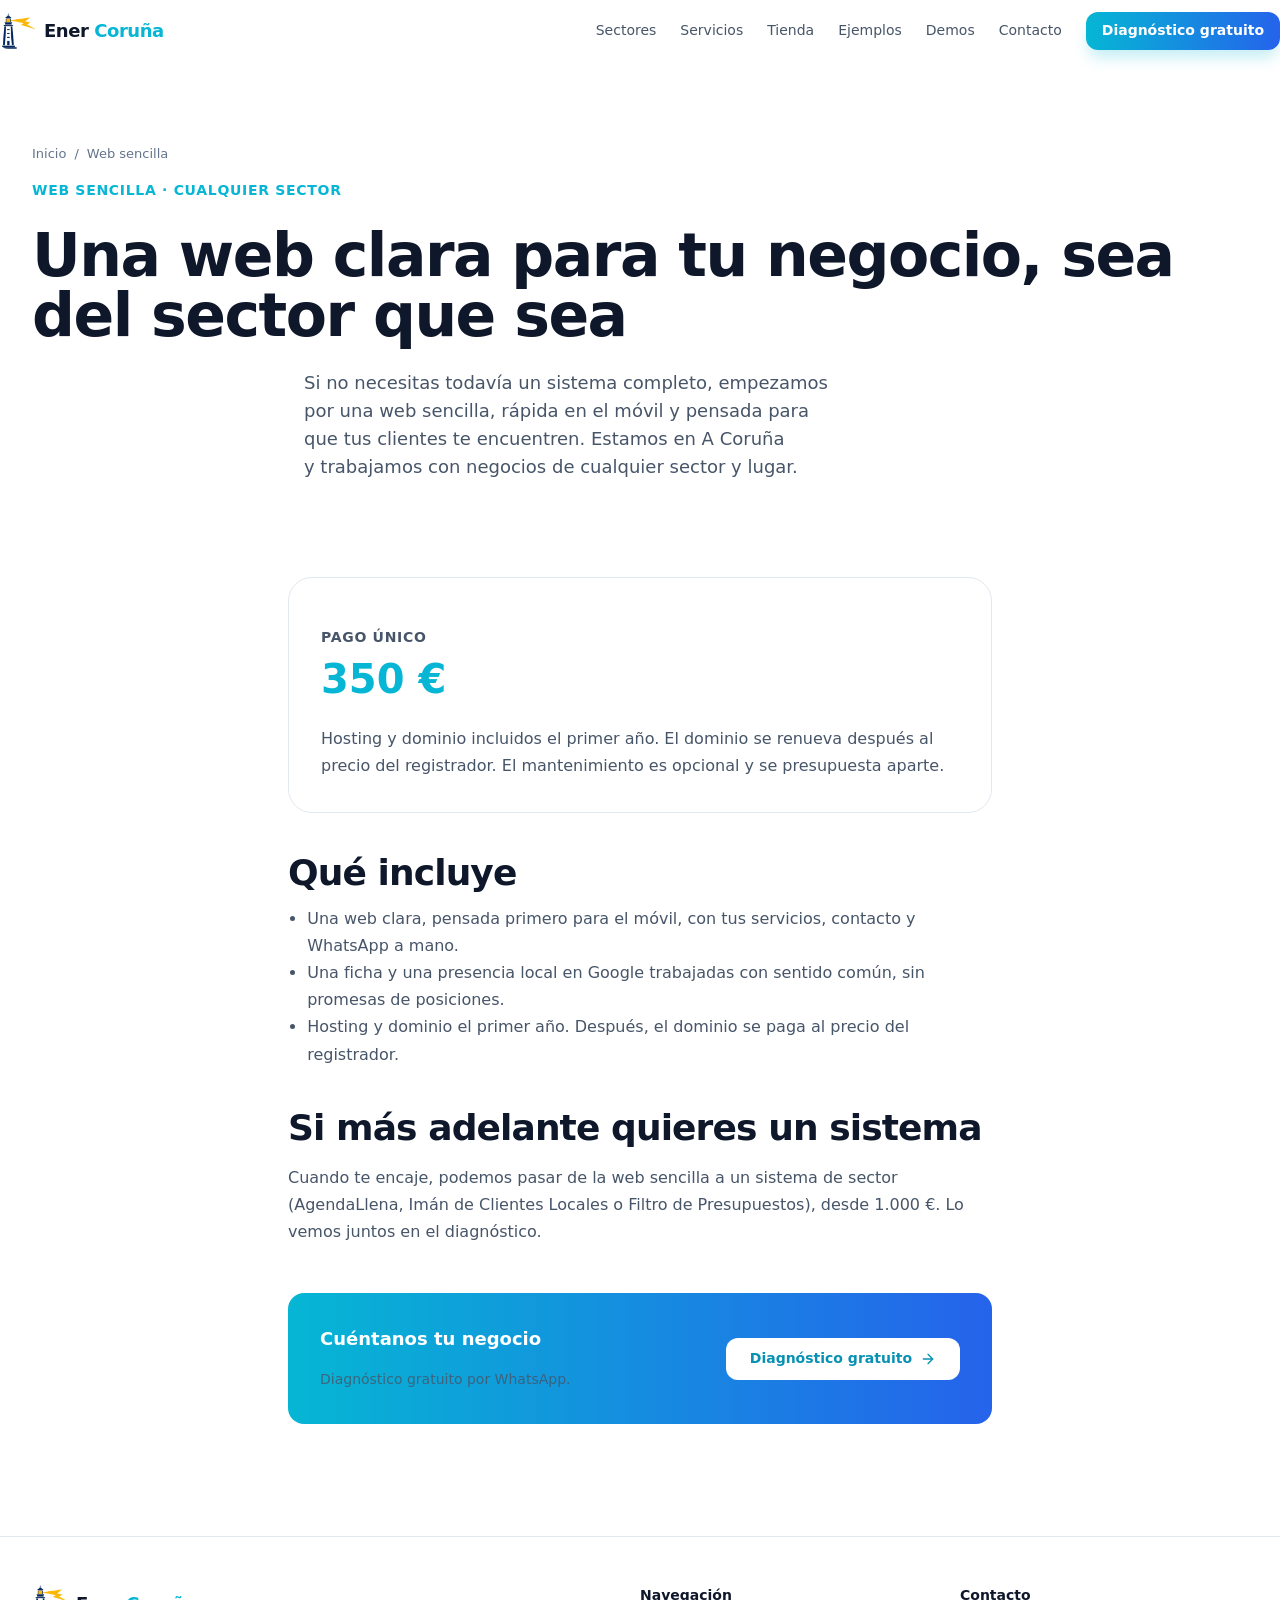
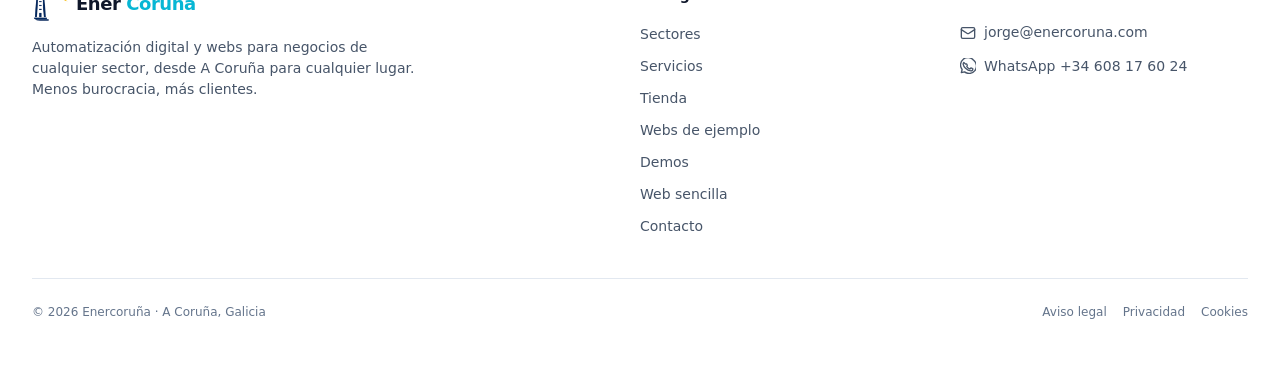
<file: web-seo-local-a-coruna/index.html>
<!DOCTYPE html>
<html lang="es">
<head>
  <meta charset="utf-8">
  <meta name="viewport" content="width=device-width, initial-scale=1">
  <title>Web sencilla para tu negocio, desde A Coruña | Ener Coruña</title>
  <meta name="description" content="Web clara para tu negocio por 350 €, pago único. Hosting y dominio el primer año. Para cualquier sector, estés donde estés.">
  <meta name="robots" content="index, follow">
  <meta name="author" content="Ener Coruña">
  <meta name="geo.region" content="ES-C">
  <meta name="geo.placename" content="A Coruña">
  <link rel="canonical" href="https://www.enercoruna.com/web-seo-local-a-coruna/">
  <meta property="og:type" content="website">
  <meta property="og:site_name" content="Ener Coruña">
  <meta property="og:locale" content="es_ES">
  <meta property="og:title" content="Web sencilla para tu negocio, desde A Coruña | Ener Coruña">
  <meta property="og:description" content="Web clara para tu negocio por 350 €, pago único. Hosting y dominio el primer año. Para cualquier sector, estés donde estés.">
  <meta property="og:url" content="https://www.enercoruna.com/web-seo-local-a-coruna/">
  <meta property="og:image" content="https://www.enercoruna.com/img/og-v4.jpg">
  <meta property="og:image:width" content="1200">
  <meta property="og:image:height" content="630">
  <meta name="twitter:card" content="summary_large_image">
  <meta name="twitter:title" content="Web sencilla para tu negocio, desde A Coruña | Ener Coruña">
  <meta name="twitter:description" content="Web clara para tu negocio por 350 €, pago único. Hosting y dominio el primer año. Para cualquier sector, estés donde estés.">
  <meta name="twitter:image" content="https://www.enercoruna.com/img/og-v4.jpg">
  <link rel="icon" href="/img/favicon-v2.png" type="image/png" sizes="32x32">
  <link rel="apple-touch-icon" href="/img/apple-touch-v2.png">
  <link rel="stylesheet" href="/theme.css?v=20261119maps">
  <script type="application/ld+json">{"@context":"https://schema.org","@type":"Service","name":"Web sencilla","description":"Web clara para negocios de cualquier sector, hecha desde A Coruña. 350 €, pago único, con hosting y dominio el primer año.","url":"https://www.enercoruna.com/web-seo-local-a-coruna/","provider":{"@id":"https://www.enercoruna.com/#enercoruna"},"offers":{"@type":"Offer","price":"350","priceCurrency":"EUR","description":"350 €, pago único, con hosting y dominio el primer año."}}</script>
</head>
<body>
<header class="site-header">
  <nav class="nav wrap">
    <a class="brand" href="/" aria-label="Ener Coruña, inicio">
      <img src="/img/logo-mark.png" width="36" height="36" alt="">
      <span class="brand-word">Ener <em>Coruña</em></span>
    </a>
    <div class="nav-desktop">
      <a class="nav-link" href="/#sectores">Sectores</a><a class="nav-link" href="/#servicios">Servicios</a><a class="nav-link" href="/#tienda">Tienda</a><a class="nav-link" href="/portfolio/">Ejemplos</a><a class="nav-link" href="/demos/">Demos</a><a class="nav-link" href="/contacto/">Contacto</a>
      <a class="btn btn-primary" href="https://wa.me/34608176024?text=Hola%2C%20vengo%20de%20la%20web%20de%20Enercoru%C3%B1a.%20Quiero%20un%20diagn%C3%B3stico%20gratuito" target="_blank" rel="noopener noreferrer">Diagnóstico gratuito</a>
    </div>
    <div class="nav-mobile-tools">
      <button type="button" class="icon-btn menu-btn" data-menu-toggle aria-label="Menú" aria-expanded="false">
        <span data-icon="menu"><svg viewBox="0 0 24 24" width="24" height="24" fill="none" stroke="currentColor" stroke-width="2" stroke-linecap="round" stroke-linejoin="round" aria-hidden="true"><path d="M4 5h16M4 12h16M4 19h16"/></svg></span>
        <span data-icon="close" hidden><svg viewBox="0 0 24 24" width="24" height="24" fill="none" stroke="currentColor" stroke-width="2" stroke-linecap="round" stroke-linejoin="round" aria-hidden="true"><path d="M18 6 6 18M6 6l12 12"/></svg></span>
      </button>
    </div>
  </nav>
  <div class="nav-panel" data-nav-panel>
    <div class="nav-panel-inner">
      <a class="nav-link" href="/#sectores">Sectores</a><a class="nav-link" href="/#servicios">Servicios</a><a class="nav-link" href="/#tienda">Tienda</a><a class="nav-link" href="/portfolio/">Ejemplos</a><a class="nav-link" href="/demos/">Demos</a><a class="nav-link" href="/contacto/">Contacto</a>
      <a class="btn btn-primary" href="https://wa.me/34608176024?text=Hola%2C%20vengo%20de%20la%20web%20de%20Enercoru%C3%B1a.%20Quiero%20un%20diagn%C3%B3stico%20gratuito" target="_blank" rel="noopener noreferrer">Diagnóstico gratuito</a>
    </div>
  </div>
</header>

<section class="page-hero">
  <div class="wrap">
    <nav class="crumbs" aria-label="Miga de pan"><a href="/">Inicio</a> <span aria-hidden="true">/</span> <span>Web sencilla</span></nav>
    <p class="kicker">Web sencilla · Cualquier sector</p>
    <h1>Una web clara para tu negocio, sea del sector que sea</h1>
    <p class="lead">Si no necesitas todavía un sistema completo, empezamos por una web sencilla, rápida en el móvil y pensada para que tus clientes te encuentren. Estamos en A Coruña y trabajamos con negocios de cualquier sector y lugar.</p>
  </div>
</section>
<section class="sec" style="padding-top:0">
  <div class="wrap prose">
    <div class="price-box">
      <p class="kicker">Pago único</p>
      <div class="web-price">350 €</div>
      <p>Hosting y dominio incluidos el primer año. El dominio se renueva después al precio del registrador. El mantenimiento es opcional y se presupuesta aparte.</p>
    </div>
    <h2>Qué incluye</h2>
    <ul>
      <li>Una web clara, pensada primero para el móvil, con tus servicios, contacto y WhatsApp a mano.</li>
      <li>Una ficha y una presencia local en Google trabajadas con sentido común, sin promesas de posiciones.</li>
      <li>Hosting y dominio el primer año. Después, el dominio se paga al precio del registrador.</li>
    </ul>
    <h2>Si más adelante quieres un sistema</h2>
    <p>Cuando te encaje, podemos pasar de la web sencilla a un sistema de sector (AgendaLlena, Imán de Clientes Locales o Filtro de Presupuestos), desde 1.000 €. Lo vemos juntos en el diagnóstico.</p>
    <div class="cta-band">
      <div>
        <h3>Cuéntanos tu negocio</h3>
        <p>Diagnóstico gratuito por WhatsApp.</p>
      </div>
      <a class="btn btn-white" href="https://wa.me/34608176024?text=Hola%2C%20vengo%20de%20la%20web%20de%20Enercoru%C3%B1a.%20Quiero%20un%20diagn%C3%B3stico%20gratuito" target="_blank" rel="noopener noreferrer">Diagnóstico gratuito <svg viewBox="0 0 24 24" width="24" height="24" fill="none" stroke="currentColor" stroke-width="2" stroke-linecap="round" stroke-linejoin="round" aria-hidden="true"><path d="M5 12h14"/><path d="m12 5 7 7-7 7"/></svg></a>
    </div>
  </div>
</section>
<footer class="site-footer">
  <div class="wrap">
    <div class="foot-grid">
      <div class="foot-brand">
        <a class="brand" href="/">
          <img src="/img/logo-mark.png" width="36" height="36" alt="">
          <span>Ener <em>Coruña</em></span>
        </a>
        <p>Automatización digital y webs para negocios de cualquier sector, desde A Coruña para cualquier lugar. Menos burocracia, más clientes.</p>
      </div>
      <div class="foot-col">
        <h4>Navegación</h4>
        <ul>
          <li><a href="/#sectores">Sectores</a></li>
          <li><a href="/#servicios">Servicios</a></li>
          <li><a href="/#tienda">Tienda</a></li>
          <li><a href="/portfolio/">Webs de ejemplo</a></li>
          <li><a href="/demos/">Demos</a></li>
          <li><a href="/web-seo-local-a-coruna/">Web sencilla</a></li>
          <li><a href="/contacto/">Contacto</a></li>
        </ul>
      </div>
      <div class="foot-col">
        <h4>Contacto</h4>
        <ul>
          <li><a href="mailto:jorge@enercoruna.com"><svg viewBox="0 0 24 24" width="16" height="16" fill="none" stroke="currentColor" stroke-width="2" stroke-linecap="round" stroke-linejoin="round" aria-hidden="true"><rect width="20" height="16" x="2" y="4" rx="2"/><path d="m22 7-8.97 5.7a1.94 1.94 0 0 1-2.06 0L2 7"/></svg> jorge@enercoruna.com</a></li>
          <li><a href="https://wa.me/34608176024?text=Hola%2C%20vengo%20de%20la%20web%20de%20Enercoru%C3%B1a" target="_blank" rel="noopener noreferrer"><svg viewBox="0 0 24 24" width="16" height="16" fill="none" stroke="currentColor" stroke-width="2" stroke-linecap="round" stroke-linejoin="round" aria-hidden="true"><path d="M20.5 3.5A11 11 0 0 0 3.2 17.3L2 22l4.8-1.2A11 11 0 1 0 20.5 3.5z"/><path d="M8.4 9.2c.2-.5.4-.5.7-.5h.6c.2 0 .4 0 .5.4.2.7.7 2 .7 2.1.1.2 0 .4-.2.6l-.3.4c-.2.2-.3.3-.1.6.2.3.8 1.3 1.8 2.1 1.2 1 2.2 1.3 2.5 1.4.3.2.5.1.7-.1l.9-1.2c.2-.2.4-.2.6-.1l2 .9c.3.1.4.2.5.4 0 .3 0 1.4-.6 2.1-.6.7-1.5 1-2.4.9-2-.1-5.3-1.1-8-3.7-2.4-2.4-3.4-5-3.6-6.3 0-1 .3-2 1-2.6z"/></svg> WhatsApp +34 608 17 60 24</a></li>
        </ul>
      </div>
    </div>
    <div class="foot-bottom">
      <p>© 2026 Enercoruña · A Coruña, Galicia</p>
      <div class="foot-legal">
        <a href="/aviso-legal/">Aviso legal</a>
        <a href="/privacidad/">Privacidad</a>
        <a href="/cookies/">Cookies</a>
      </div>
    </div>
  </div>
</footer>
<div class="wa-bar" role="region" aria-label="Contacto rápido">
  <a class="btn btn-primary" href="https://wa.me/34608176024?text=Hola%2C%20vengo%20de%20la%20web%20de%20Enercoru%C3%B1a.%20Quiero%20hablar%2015%20minutos%20por%20WhatsApp" target="_blank" rel="noopener noreferrer"><svg viewBox="0 0 24 24" width="16" height="16" fill="none" stroke="currentColor" stroke-width="2" stroke-linecap="round" stroke-linejoin="round" aria-hidden="true"><path d="M20.5 3.5A11 11 0 0 0 3.2 17.3L2 22l4.8-1.2A11 11 0 1 0 20.5 3.5z"/><path d="M8.4 9.2c.2-.5.4-.5.7-.5h.6c.2 0 .4 0 .5.4.2.7.7 2 .7 2.1.1.2 0 .4-.2.6l-.3.4c-.2.2-.3.3-.1.6.2.3.8 1.3 1.8 2.1 1.2 1 2.2 1.3 2.5 1.4.3.2.5.1.7-.1l.9-1.2c.2-.2.4-.2.6-.1l2 .9c.3.1.4.2.5.4 0 .3 0 1.4-.6 2.1-.6.7-1.5 1-2.4.9-2-.1-5.3-1.1-8-3.7-2.4-2.4-3.4-5-3.6-6.3 0-1 .3-2 1-2.6z"/></svg> Hablamos por WhatsApp</a>
  <a class="btn btn-ghost" href="tel:+34608176024"><svg viewBox="0 0 24 24" width="16" height="16" fill="none" stroke="currentColor" stroke-width="2" stroke-linecap="round" stroke-linejoin="round" aria-hidden="true"><path d="M22 16.92v3a2 2 0 0 1-2.18 2 19.79 19.79 0 0 1-8.63-3.07 19.5 19.5 0 0 1-6-6 19.79 19.79 0 0 1-3.07-8.67A2 2 0 0 1 4.11 2h3a2 2 0 0 1 2 1.72c.13.81.36 1.6.7 2.36a2 2 0 0 1-.45 2.11L8.91 9.91a16 16 0 0 0 6 6l1.27-1.27a2 2 0 0 1 2.11-.45c.76.34 1.55.57 2.36.7A2 2 0 0 1 22 16.92z"/></svg> Llamar</a>
</div>
<script src="/theme.js" defer></script>
</body>
</html>
</file>
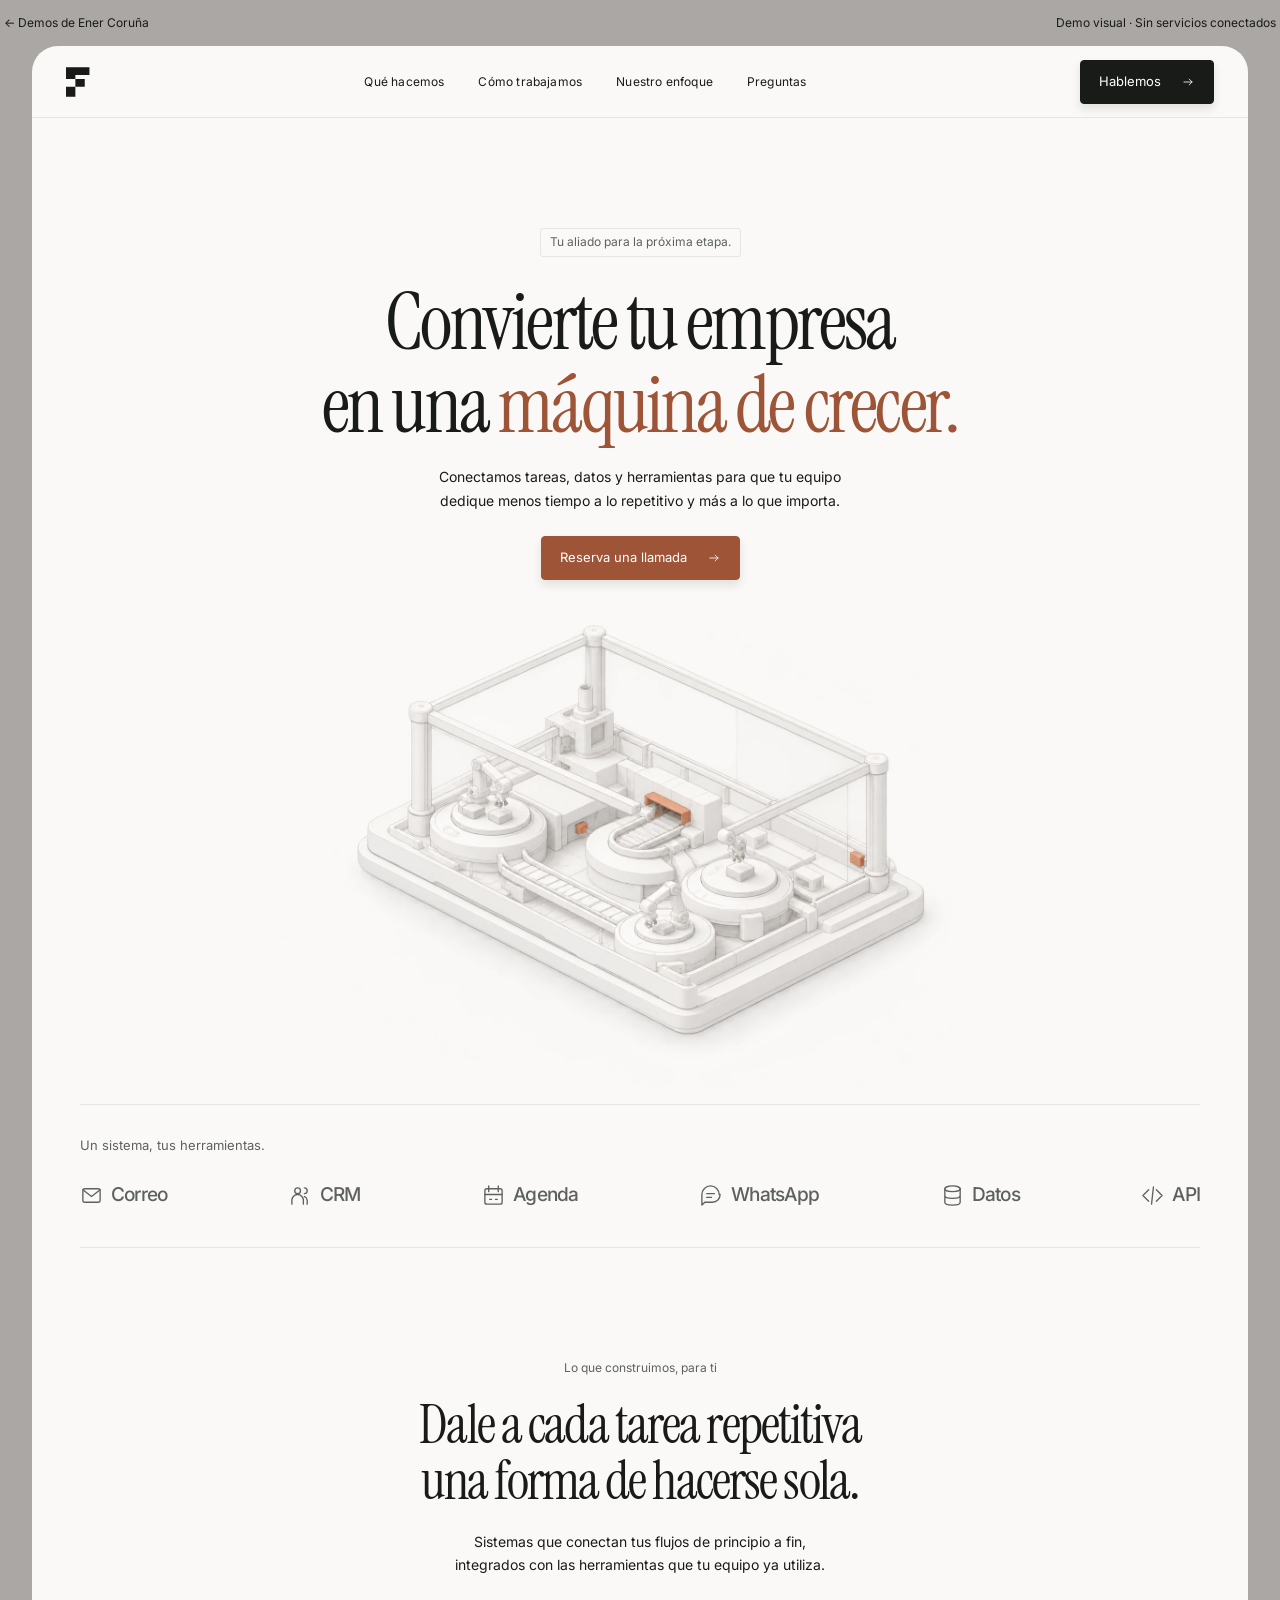
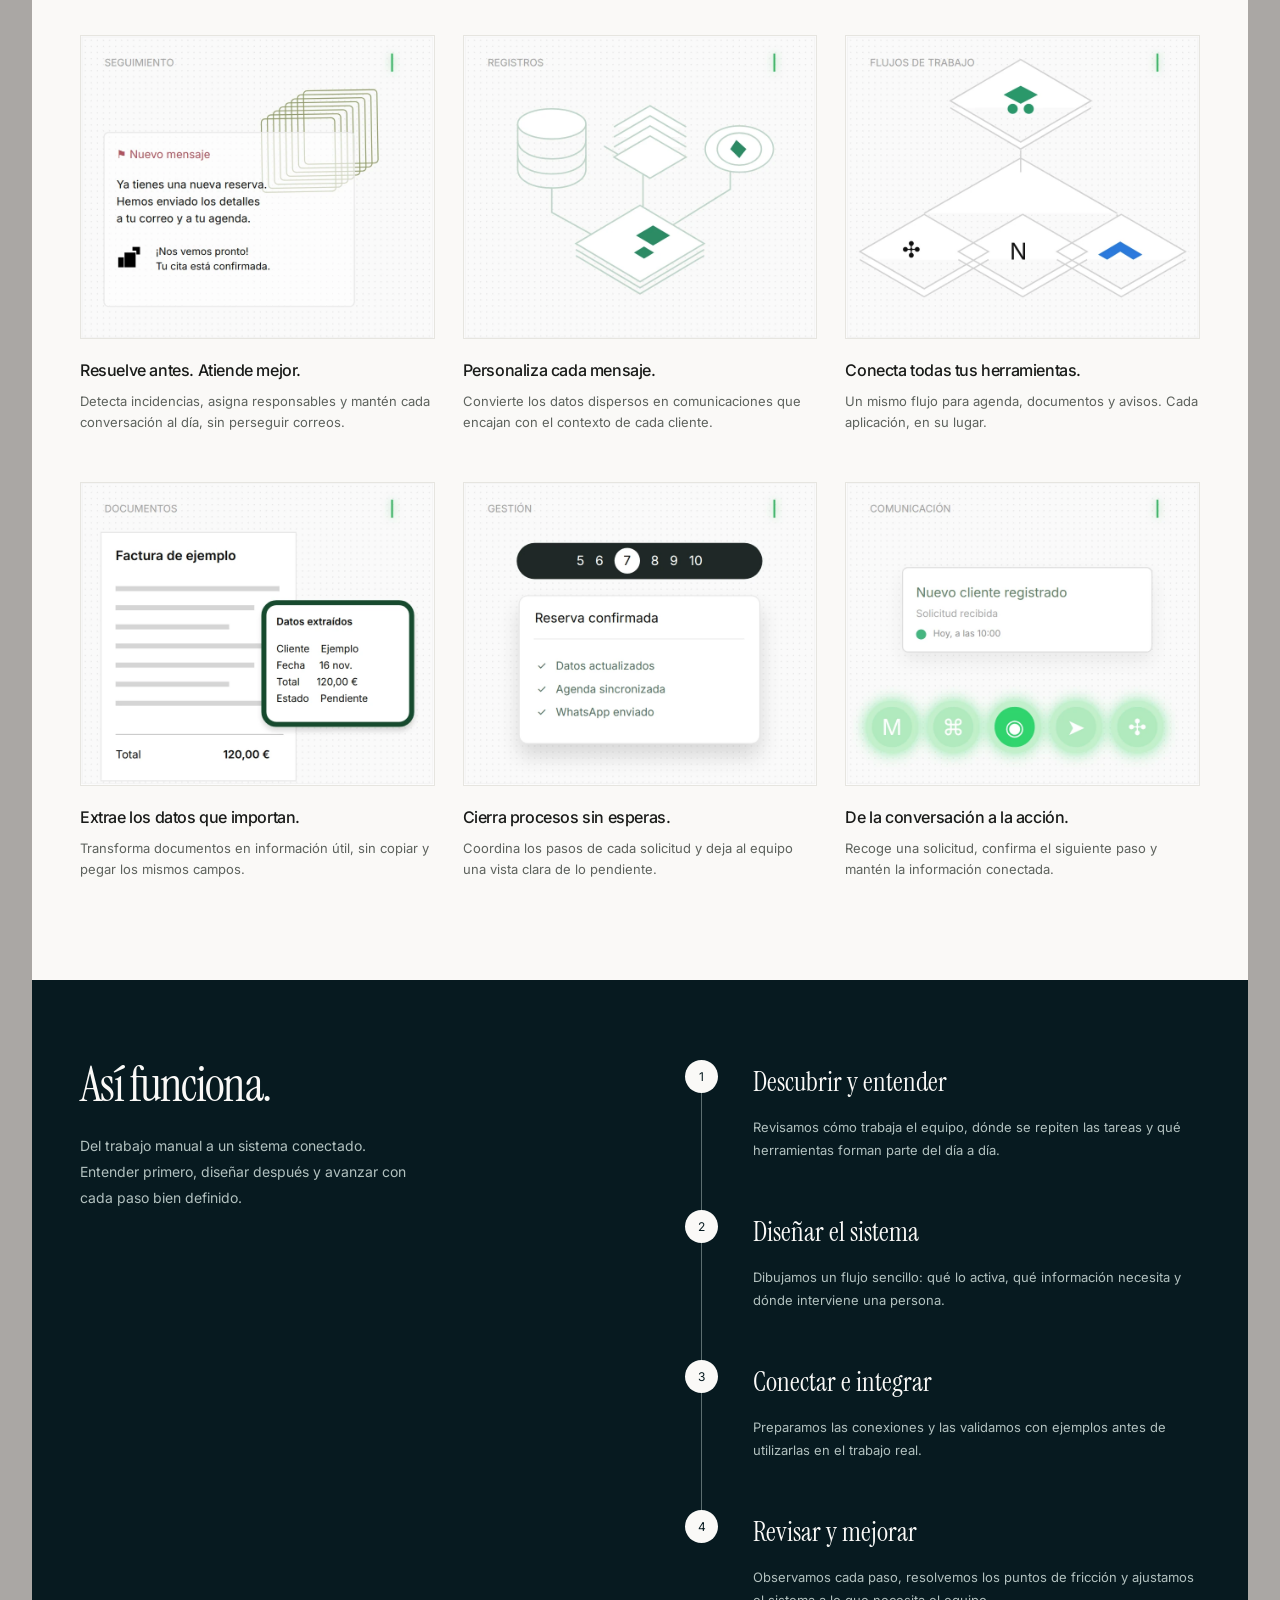
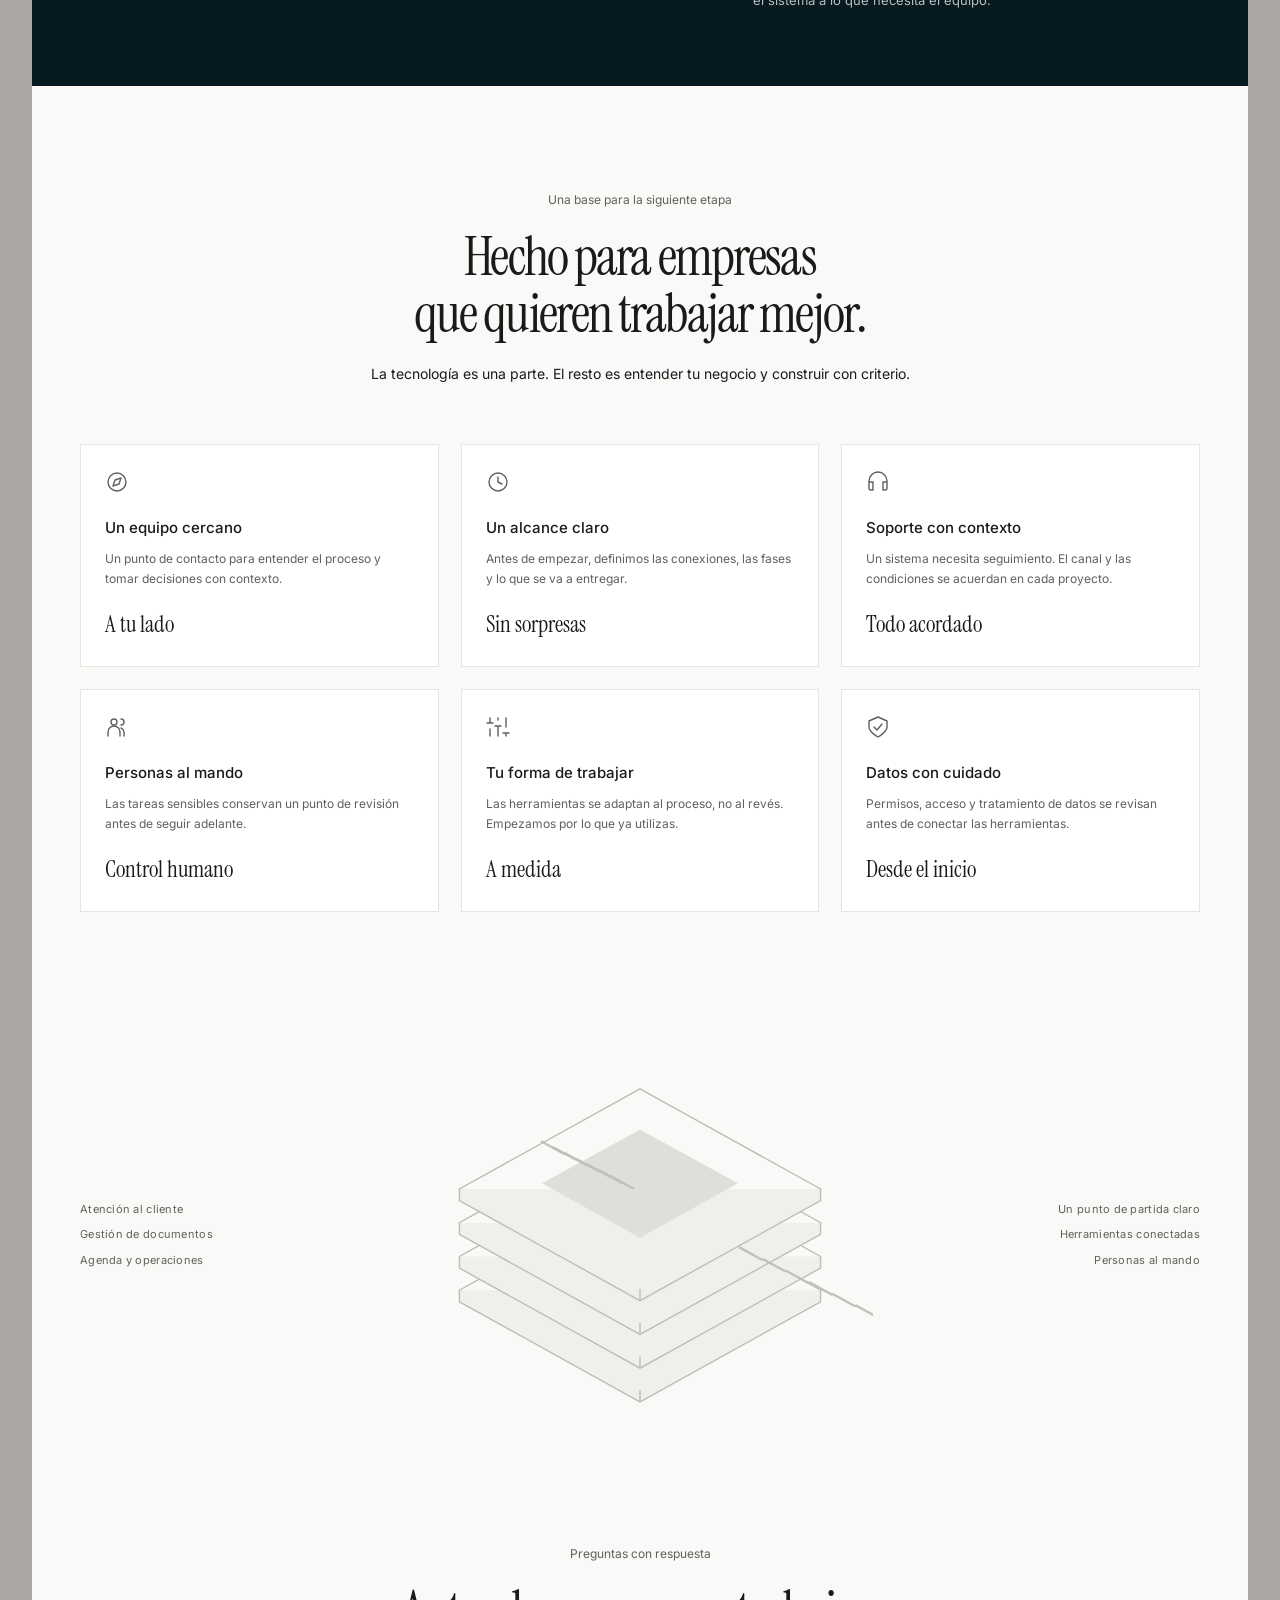
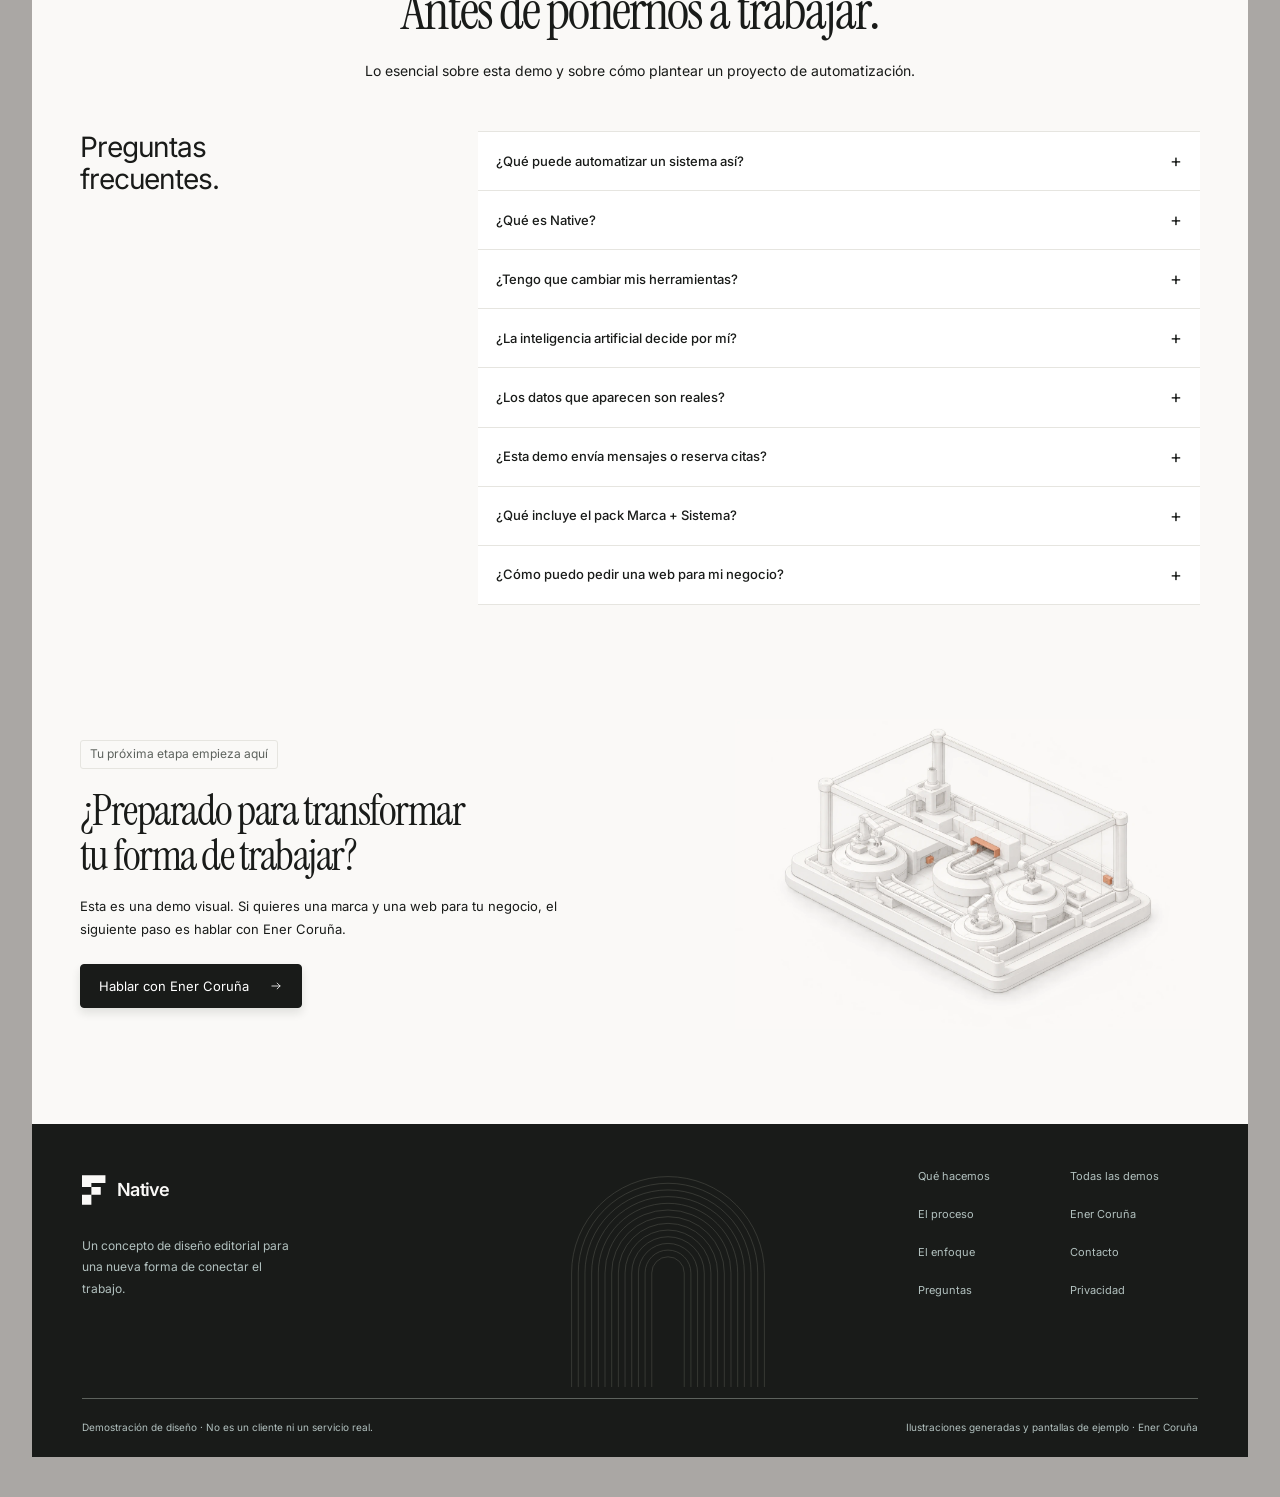
<file: demos/native/index.html>
<!doctype html>
<html lang="es"><head><meta charset="utf-8"><meta name="viewport" content="width=device-width,initial-scale=1"><meta name="theme-color" content="#faf9f7">
<title>Native — Demo de agencia de automatización | Ener Coruña</title>
<meta name="description" content="Explora Native: una demo de diseño en español con automatización, flujos de trabajo e identidad visual editorial. Ejemplo de Ener Coruña, sin servicios conectados.">
<meta name="robots" content="noindex,follow"><link rel="canonical" href="https://www.enercoruna.com/demos/native/">
<meta property="og:type" content="website"><meta property="og:locale" content="es_ES"><meta property="og:site_name" content="Ener Coruña"><meta property="og:title" content="Native — Demo de diseño en español"><meta property="og:description" content="Una agencia de automatización imaginada en español. Demo visual, no un caso real de cliente."><meta property="og:url" content="https://www.enercoruna.com/demos/native/"><meta property="og:image" content="https://www.enercoruna.com/img/demos/native-og.jpg"><meta property="og:image:width" content="1200"><meta property="og:image:height" content="630"><meta property="og:image:alt" content="Native: diseño editorial claro con una fábrica isométrica ilustrativa">
<meta name="twitter:card" content="summary_large_image"><meta name="twitter:title" content="Native — Demo de diseño en español"><meta name="twitter:description" content="Diseño editorial, sistemas y automatización. Una demo de Ener Coruña."><meta name="twitter:image" content="https://www.enercoruna.com/img/demos/native-og.jpg">
<link rel="icon" href="assets/native-mark.svg" type="image/svg+xml"><link rel="preload" href="assets/instrument-serif.woff2" as="font" type="font/woff2" crossorigin><link rel="stylesheet" href="native.css"><script src="native.js" defer></script><script type="application/ld+json">{"@context": "https://schema.org", "@type": "WebPage", "name": "Native — Demo de diseño en español", "url": "https://www.enercoruna.com/demos/native/", "inLanguage": "es", "description": "Demostración visual de una agencia de automatización. No representa un cliente ni servicios conectados.", "isPartOf": {"@type": "CollectionPage", "name": "Demos de Ener Coruña", "url": "https://www.enercoruna.com/demos/"}, "publisher": {"@type": "Organization", "name": "Ener Coruña", "url": "https://www.enercoruna.com/"}}</script>
</head><body>
<a class="skip-link" href="#contenido">Saltar al contenido</a>
<div class="demo-top"><a href="../">← Demos de Ener Coruña</a><span>Demo visual · Sin servicios conectados</span></div>
<div class="native-shell">
<header><nav class="native-nav" aria-label="Navegación principal de la demo Native">
<a class="mark" href="#contenido" aria-label="Native, inicio"><svg viewBox="0 0 32 38" aria-hidden="true"><path fill="currentColor" d="M0 0h30v10H12v5h12v10H12v13H0V25h12V15H0Z"/></svg></a>
<div class="desktop-links"><a href="#que-hacemos">Qué hacemos</a><a href="#como-trabajamos">Cómo trabajamos</a><a href="#nuestro-enfoque">Nuestro enfoque</a><a href="#preguntas">Preguntas</a></div>
<div class="nav-actions"><a class="button" href="#contacto" data-demo-contact>Hablemos <svg viewBox="0 0 24 24" fill="none" stroke="currentColor" stroke-width="1.4" stroke-linecap="round" stroke-linejoin="round" aria-hidden="true"><path d="M5 12h14m-5-5 5 5-5 5"/></svg></a><button class="menu-toggle" type="button" data-native-menu aria-controls="native-menu" aria-expanded="false" aria-label="Abrir menú"><svg viewBox="0 0 24 24" fill="none" stroke="currentColor" stroke-width="1.4" stroke-linecap="round" stroke-linejoin="round" aria-hidden="true"><path d="M4 6h16M4 12h16M4 18h16"/></svg></button></div>
</nav><div class="mobile-links" id="native-menu" hidden><a href="#que-hacemos">Qué hacemos</a><a href="#como-trabajamos">Cómo trabajamos</a><a href="#nuestro-enfoque">Nuestro enfoque</a><a href="#preguntas">Preguntas frecuentes</a><a href="../">Volver a Demos</a></div></header>
<main id="contenido">
<section class="hero" aria-labelledby="native-title"><p class="eyebrow">Tu aliado para la próxima etapa.</p><h1 id="native-title">Convierte tu empresa<br>en una <span>máquina de crecer.</span></h1><p class="intro">Conectamos tareas, datos y herramientas para que tu equipo dedique menos tiempo a lo repetitivo y más a lo que importa.</p><a class="button accent" href="#contacto" data-demo-contact>Reserva una llamada <svg viewBox="0 0 24 24" fill="none" stroke="currentColor" stroke-width="1.4" stroke-linecap="round" stroke-linejoin="round" aria-hidden="true"><path d="M5 12h14m-5-5 5 5-5 5"/></svg></a><img class="factory" src="assets/fabrica.webp" width="1536" height="1024" alt="Ilustración isométrica de una pequeña fábrica automatizada, en blanco con detalles terracota" fetchpriority="high"></section>
<div class="tools container"><p>Un sistema, tus herramientas.</p><ul class="tool-list" aria-label="Ejemplos de herramientas que se pueden conectar"><li><svg viewBox="0 0 24 24" fill="none" stroke="currentColor" stroke-width="1.4" stroke-linecap="round" stroke-linejoin="round" aria-hidden="true"><rect x="3" y="5" width="18" height="14" rx="2"/><path d="m3 6 9 7 9-7"/></svg>Correo</li><li><svg viewBox="0 0 24 24" fill="none" stroke="currentColor" stroke-width="1.4" stroke-linecap="round" stroke-linejoin="round" aria-hidden="true"><circle cx="9" cy="7" r="3"/><path d="M3 21v-4a6 6 0 0 1 12 0v4m1-17a3 3 0 0 1 0 6m3 11v-4a5 5 0 0 0-3-4"/></svg>CRM</li><li><svg viewBox="0 0 24 24" fill="none" stroke="currentColor" stroke-width="1.4" stroke-linecap="round" stroke-linejoin="round" aria-hidden="true"><rect x="3" y="5" width="18" height="16" rx="2"/><path d="M7 2v6m10-6v6M3 11h18m-13 5h2m4 0h2"/></svg>Agenda</li><li><svg viewBox="0 0 24 24" fill="none" stroke="currentColor" stroke-width="1.4" stroke-linecap="round" stroke-linejoin="round" aria-hidden="true"><path d="M21 11a8 8 0 0 1-8 8H5l-3 3V11a9 9 0 0 1 18 0Z"/><path d="M7 10h8m-8 4h5"/></svg>WhatsApp</li><li><svg viewBox="0 0 24 24" fill="none" stroke="currentColor" stroke-width="1.4" stroke-linecap="round" stroke-linejoin="round" aria-hidden="true"><ellipse cx="12" cy="5" rx="8" ry="3"/><path d="M4 5v14c0 4 16 4 16 0V5M4 12c0 4 16 4 16 0"/></svg>Datos</li><li><svg viewBox="0 0 24 24" fill="none" stroke="currentColor" stroke-width="1.4" stroke-linecap="round" stroke-linejoin="round" aria-hidden="true"><path d="m8 6-6 6 6 6m8-12 6 6-6 6m-3-15-2 18"/></svg>API</li></ul></div>
<section class="workflows container" id="que-hacemos"><div class="section-heading"><p class="eyebrow">Lo que construimos, para ti</p><h2>Dale a cada tarea repetitiva<br>una forma de hacerse sola.</h2><p>Sistemas que conectan tus flujos de principio a fin, integrados con las herramientas que tu equipo ya utiliza.</p></div><div class="workflow-grid"><article class="workflow-card"><img src="assets/flujo-1.webp" width="830" height="712" alt="Ilustración de un mensaje de reserva y su confirmación automática" loading="lazy"><h3>Resuelve antes. Atiende mejor.</h3><p>Detecta incidencias, asigna responsables y mantén cada conversación al día, sin perseguir correos.</p></article><article class="workflow-card"><img src="assets/flujo-2.webp" width="830" height="712" alt="Ilustración isométrica de registros conectados entre sí" loading="lazy"><h3>Personaliza cada mensaje.</h3><p>Convierte los datos dispersos en comunicaciones que encajan con el contexto de cada cliente.</p></article><article class="workflow-card"><img src="assets/flujo-3.webp" width="830" height="712" alt="Ilustración de aplicaciones unidas en un flujo de trabajo" loading="lazy"><h3>Conecta todas tus herramientas.</h3><p>Un mismo flujo para agenda, documentos y avisos. Cada aplicación, en su lugar.</p></article><article class="workflow-card"><img src="assets/flujo-4.webp" width="830" height="712" alt="Factura ilustrativa con datos de ejemplo extraídos automáticamente" loading="lazy"><h3>Extrae los datos que importan.</h3><p>Transforma documentos en información útil, sin copiar y pegar los mismos campos.</p></article><article class="workflow-card"><img src="assets/flujo-5.webp" width="830" height="712" alt="Ilustración de una reserva con agenda y aviso sincronizados" loading="lazy"><h3>Cierra procesos sin esperas.</h3><p>Coordina los pasos de cada solicitud y deja al equipo una vista clara de lo pendiente.</p></article><article class="workflow-card"><img src="assets/flujo-6.webp" width="830" height="712" alt="Ilustración de un nuevo contacto y sus canales de comunicación" loading="lazy"><h3>De la conversación a la acción.</h3><p>Recoge una solicitud, confirma el siguiente paso y mantén la información conectada.</p></article></div></section>
<section class="process" id="como-trabajamos"><div class="container process-grid"><div class="process-intro"><h2>Así funciona.</h2><p>Del trabajo manual a un sistema conectado. Entender primero, diseñar después y avanzar con cada paso bien definido.</p></div><ol class="process-steps"><li><span class="process-number" aria-hidden="true">1</span><h3>Descubrir y entender</h3><p>Revisamos cómo trabaja el equipo, dónde se repiten las tareas y qué herramientas forman parte del día a día.</p></li><li><span class="process-number" aria-hidden="true">2</span><h3>Diseñar el sistema</h3><p>Dibujamos un flujo sencillo: qué lo activa, qué información necesita y dónde interviene una persona.</p></li><li><span class="process-number" aria-hidden="true">3</span><h3>Conectar e integrar</h3><p>Preparamos las conexiones y las validamos con ejemplos antes de utilizarlas en el trabajo real.</p></li><li><span class="process-number" aria-hidden="true">4</span><h3>Revisar y mejorar</h3><p>Observamos cada paso, resolvemos los puntos de fricción y ajustamos el sistema a lo que necesita el equipo.</p></li></ol></div></section>
<section class="principles container" id="nuestro-enfoque"><div class="section-heading"><p class="eyebrow">Una base para la siguiente etapa</p><h2>Hecho para empresas<br>que quieren trabajar mejor.</h2><p>La tecnología es una parte. El resto es entender tu negocio y construir con criterio.</p></div><div class="principles-grid"><article class="principle"><svg viewBox="0 0 24 24" fill="none" stroke="currentColor" stroke-width="1.4" stroke-linecap="round" stroke-linejoin="round" aria-hidden="true"><circle cx="12" cy="12" r="9"/><path d="m16 8-2 6-6 2 2-6 6-2Z"/></svg><h3>Un equipo cercano</h3><p>Un punto de contacto para entender el proceso y tomar decisiones con contexto.</p><p class="principle-value">A tu lado</p></article><article class="principle"><svg viewBox="0 0 24 24" fill="none" stroke="currentColor" stroke-width="1.4" stroke-linecap="round" stroke-linejoin="round" aria-hidden="true"><circle cx="12" cy="12" r="9"/><path d="M12 7v5l4 2"/></svg><h3>Un alcance claro</h3><p>Antes de empezar, definimos las conexiones, las fases y lo que se va a entregar.</p><p class="principle-value">Sin sorpresas</p></article><article class="principle"><svg viewBox="0 0 24 24" fill="none" stroke="currentColor" stroke-width="1.4" stroke-linecap="round" stroke-linejoin="round" aria-hidden="true"><path d="M3 14v-3a9 9 0 0 1 18 0v3m-18-2h4v8H5a2 2 0 0 1-2-2v-6Zm18 0h-4v8h2a2 2 0 0 0 2-2v-6Z"/></svg><h3>Soporte con contexto</h3><p>Un sistema necesita seguimiento. El canal y las condiciones se acuerdan en cada proyecto.</p><p class="principle-value">Todo acordado</p></article><article class="principle"><svg viewBox="0 0 24 24" fill="none" stroke="currentColor" stroke-width="1.4" stroke-linecap="round" stroke-linejoin="round" aria-hidden="true"><circle cx="9" cy="7" r="3"/><path d="M3 21v-4a6 6 0 0 1 12 0v4m1-17a3 3 0 0 1 0 6m3 11v-4a5 5 0 0 0-3-4"/></svg><h3>Personas al mando</h3><p>Las tareas sensibles conservan un punto de revisión antes de seguir adelante.</p><p class="principle-value">Control humano</p></article><article class="principle"><svg viewBox="0 0 24 24" fill="none" stroke="currentColor" stroke-width="1.4" stroke-linecap="round" stroke-linejoin="round" aria-hidden="true"><path d="M4 21v-7m0-6V3m8 18V11m0-6V3m8 18v-3m0-6V3M1 8h6m2 3h6m2 7h6"/></svg><h3>Tu forma de trabajar</h3><p>Las herramientas se adaptan al proceso, no al revés. Empezamos por lo que ya utilizas.</p><p class="principle-value">A medida</p></article><article class="principle"><svg viewBox="0 0 24 24" fill="none" stroke="currentColor" stroke-width="1.4" stroke-linecap="round" stroke-linejoin="round" aria-hidden="true"><path d="m12 2 9 4v6c0 5-9 10-9 10S3 17 3 12V6l9-4Z"/><path d="m8 12 3 3 5-6"/></svg><h3>Datos con cuidado</h3><p>Permisos, acceso y tratamiento de datos se revisan antes de conectar las herramientas.</p><p class="principle-value">Desde el inicio</p></article></div></section>
<figure class="architecture container"><ul aria-label="Procesos de ejemplo"><li>Atención al cliente</li><li>Gestión de documentos</li><li>Agenda y operaciones</li></ul><img src="assets/sistema.svg" width="400" height="300" alt="Ilustración de capas de un sistema conectado" loading="lazy"><ul aria-label="Criterios del sistema"><li>Un punto de partida claro</li><li>Herramientas conectadas</li><li>Personas al mando</li></ul></figure>
<section class="faq container" id="preguntas"><div class="section-heading"><p class="eyebrow">Preguntas con respuesta</p><h2>Antes de ponernos a trabajar.</h2><p>Lo esencial sobre esta demo y sobre cómo plantear un proyecto de automatización.</p></div><div class="faq-layout"><h3>Preguntas<br>frecuentes.</h3><div class="faq-list"><details name="native-faq"><summary>¿Qué puede automatizar un sistema así?</summary><p>Tareas repetitivas con reglas claras: registrar solicitudes, actualizar datos, coordinar una agenda o preparar un aviso. Esta página muestra ejemplos visuales, no servicios conectados.</p></details><details name="native-faq"><summary>¿Qué es Native?</summary><p>Es el nombre de esta demo de diseño, inspirada en la referencia visual facilitada. No representa un cliente, una empresa operativa ni resultados reales.</p></details><details name="native-faq"><summary>¿Tengo que cambiar mis herramientas?</summary><p>No necesariamente. Un proyecto real empieza revisando qué utilizas y qué conexiones permite cada herramienta. La compatibilidad se confirma antes de contratar.</p></details><details name="native-faq"><summary>¿La inteligencia artificial decide por mí?</summary><p>No tiene por qué. Se pueden incluir revisiones humanas y límites para que las decisiones sensibles sigan en manos del equipo.</p></details><details name="native-faq"><summary>¿Los datos que aparecen son reales?</summary><p>No. Las pantallas, los mensajes, los importes y las ilustraciones son material de ejemplo. No se muestran datos de clientes.</p></details><details name="native-faq"><summary>¿Esta demo envía mensajes o reserva citas?</summary><p>No. La navegación, el menú y estas preguntas funcionan, pero la demo no envía datos, no conecta servicios y no confirma reservas reales.</p></details><details name="native-faq"><summary>¿Qué incluye el pack Marca + Sistema?</summary><p>El pack de Ener Coruña reúne identidad de marca, diseño web y el Sistema Completo de reservas y avisos por WhatsApp. El alcance concreto se acuerda con cada negocio.</p></details><details name="native-faq"><summary>¿Cómo puedo pedir una web para mi negocio?</summary><p>Vuelve a la página de Demos y contacta con Ener Coruña. Cuéntanos tu sector, qué necesitas comunicar y qué tareas te gustaría simplificar.</p></details></div></div></section>
<section class="contact container" id="contacto"><div><p class="eyebrow">Tu próxima etapa empieza aquí</p><h2>¿Preparado para transformar<br>tu forma de trabajar?</h2><p>Esta es una demo visual. Si quieres una marca y una web para tu negocio, el siguiente paso es hablar con Ener Coruña.</p><a class="button" href="../../contacto/">Hablar con Ener Coruña <svg viewBox="0 0 24 24" fill="none" stroke="currentColor" stroke-width="1.4" stroke-linecap="round" stroke-linejoin="round" aria-hidden="true"><path d="M5 12h14m-5-5 5 5-5 5"/></svg></a></div><img src="assets/fabrica.webp" width="1536" height="1024" alt="La fábrica ilustrativa de la demo Native" loading="lazy"></section>
</main>
<footer class="native-footer"><div class="footer-top"><div class="footer-brand"><a class="mark" href="#contenido" aria-label="Native, volver al inicio"><svg viewBox="0 0 32 38" aria-hidden="true"><path fill="currentColor" d="M0 0h30v10H12v5h12v10H12v13H0V25h12V15H0Z"/></svg><span>Native</span></a><p>Un concepto de diseño editorial para una nueva forma de conectar el trabajo.</p></div><svg class="footer-art" viewBox="0 0 220 230" fill="none" aria-hidden="true"><path d="M93 230V110a17 17 0 0 1 34 0v120" stroke="#4a4b45" stroke-width=".65"/><path d="M86 230V110a24 24 0 0 1 48 0v120" stroke="#4a4b45" stroke-width=".65"/><path d="M79 230V110a31 31 0 0 1 62 0v120" stroke="#4a4b45" stroke-width=".65"/><path d="M72 230V110a38 38 0 0 1 76 0v120" stroke="#4a4b45" stroke-width=".65"/><path d="M65 230V110a45 45 0 0 1 90 0v120" stroke="#4a4b45" stroke-width=".65"/><path d="M58 230V110a52 52 0 0 1 104 0v120" stroke="#4a4b45" stroke-width=".65"/><path d="M51 230V110a59 59 0 0 1 118 0v120" stroke="#4a4b45" stroke-width=".65"/><path d="M44 230V110a66 66 0 0 1 132 0v120" stroke="#4a4b45" stroke-width=".65"/><path d="M37 230V110a73 73 0 0 1 146 0v120" stroke="#4a4b45" stroke-width=".65"/><path d="M30 230V110a80 80 0 0 1 160 0v120" stroke="#4a4b45" stroke-width=".65"/><path d="M23 230V110a87 87 0 0 1 174 0v120" stroke="#4a4b45" stroke-width=".65"/><path d="M16 230V110a94 94 0 0 1 188 0v120" stroke="#4a4b45" stroke-width=".65"/><path d="M9 230V110a101 101 0 0 1 202 0v120" stroke="#4a4b45" stroke-width=".65"/></svg><div class="footer-links"><div><a href="#que-hacemos">Qué hacemos</a><a href="#como-trabajamos">El proceso</a><a href="#nuestro-enfoque">El enfoque</a><a href="#preguntas">Preguntas</a></div><div><a href="../">Todas las demos</a><a href="../../">Ener Coruña</a><a href="../../contacto/">Contacto</a><a href="../../privacidad/">Privacidad</a></div></div></div><div class="footer-bottom"><p>Demostración de diseño · No es un cliente ni un servicio real.</p><p>Ilustraciones generadas y pantallas de ejemplo · Ener Coruña</p></div></footer>
</div>
<dialog id="demo-contact" aria-labelledby="dialog-title"><span class="eyebrow">Estás explorando una demo</span><h2 id="dialog-title">La siguiente llamada,<br>con tu propio proyecto.</h2><p>Native es una muestra de diseño. Aquí no se guardan datos ni se confirma ninguna reserva. Para una web real, habla con Ener Coruña.</p><div class="dialog-actions"><a class="button" href="../../contacto/">Contactar con Ener <svg viewBox="0 0 24 24" fill="none" stroke="currentColor" stroke-width="1.4" stroke-linecap="round" stroke-linejoin="round" aria-hidden="true"><path d="M5 12h14m-5-5 5 5-5 5"/></svg></a><button class="text-button" type="button" data-dialog-close autofocus>Seguir explorando</button></div></dialog>
</body></html>
</file>
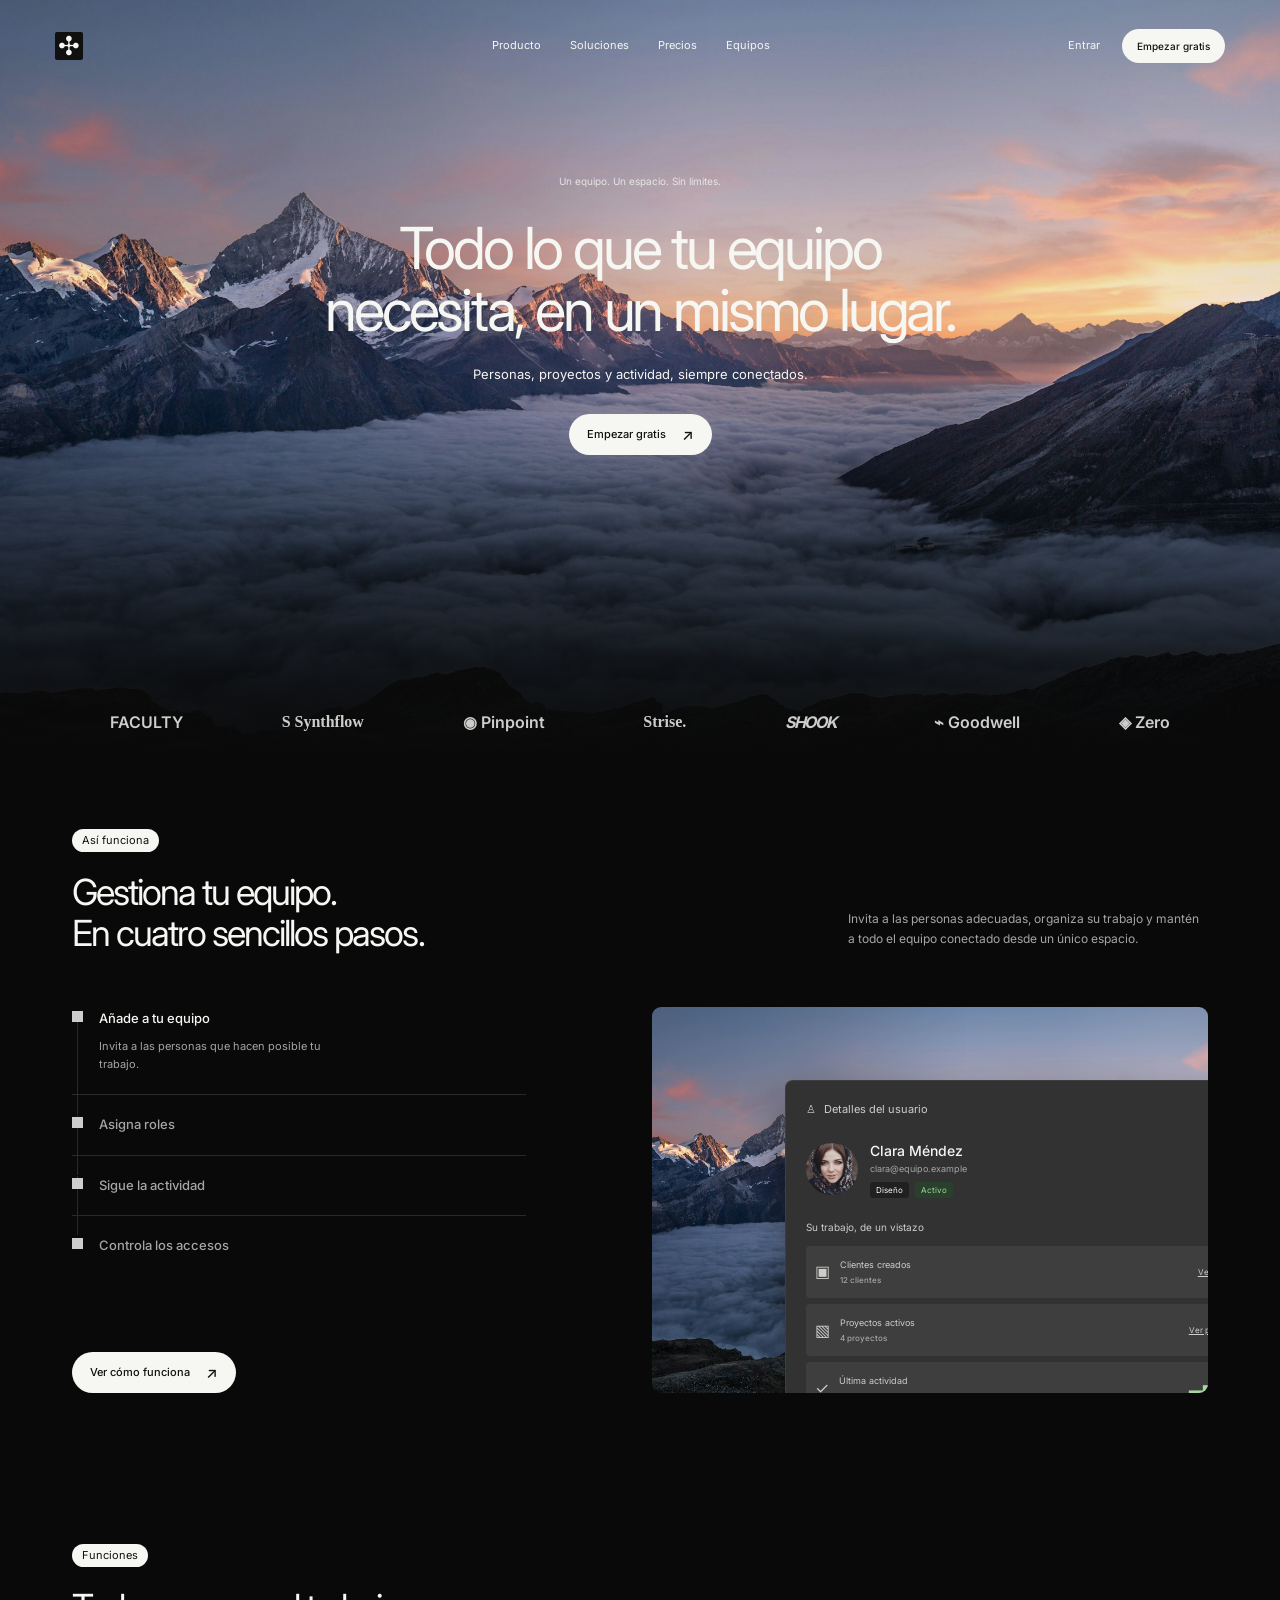
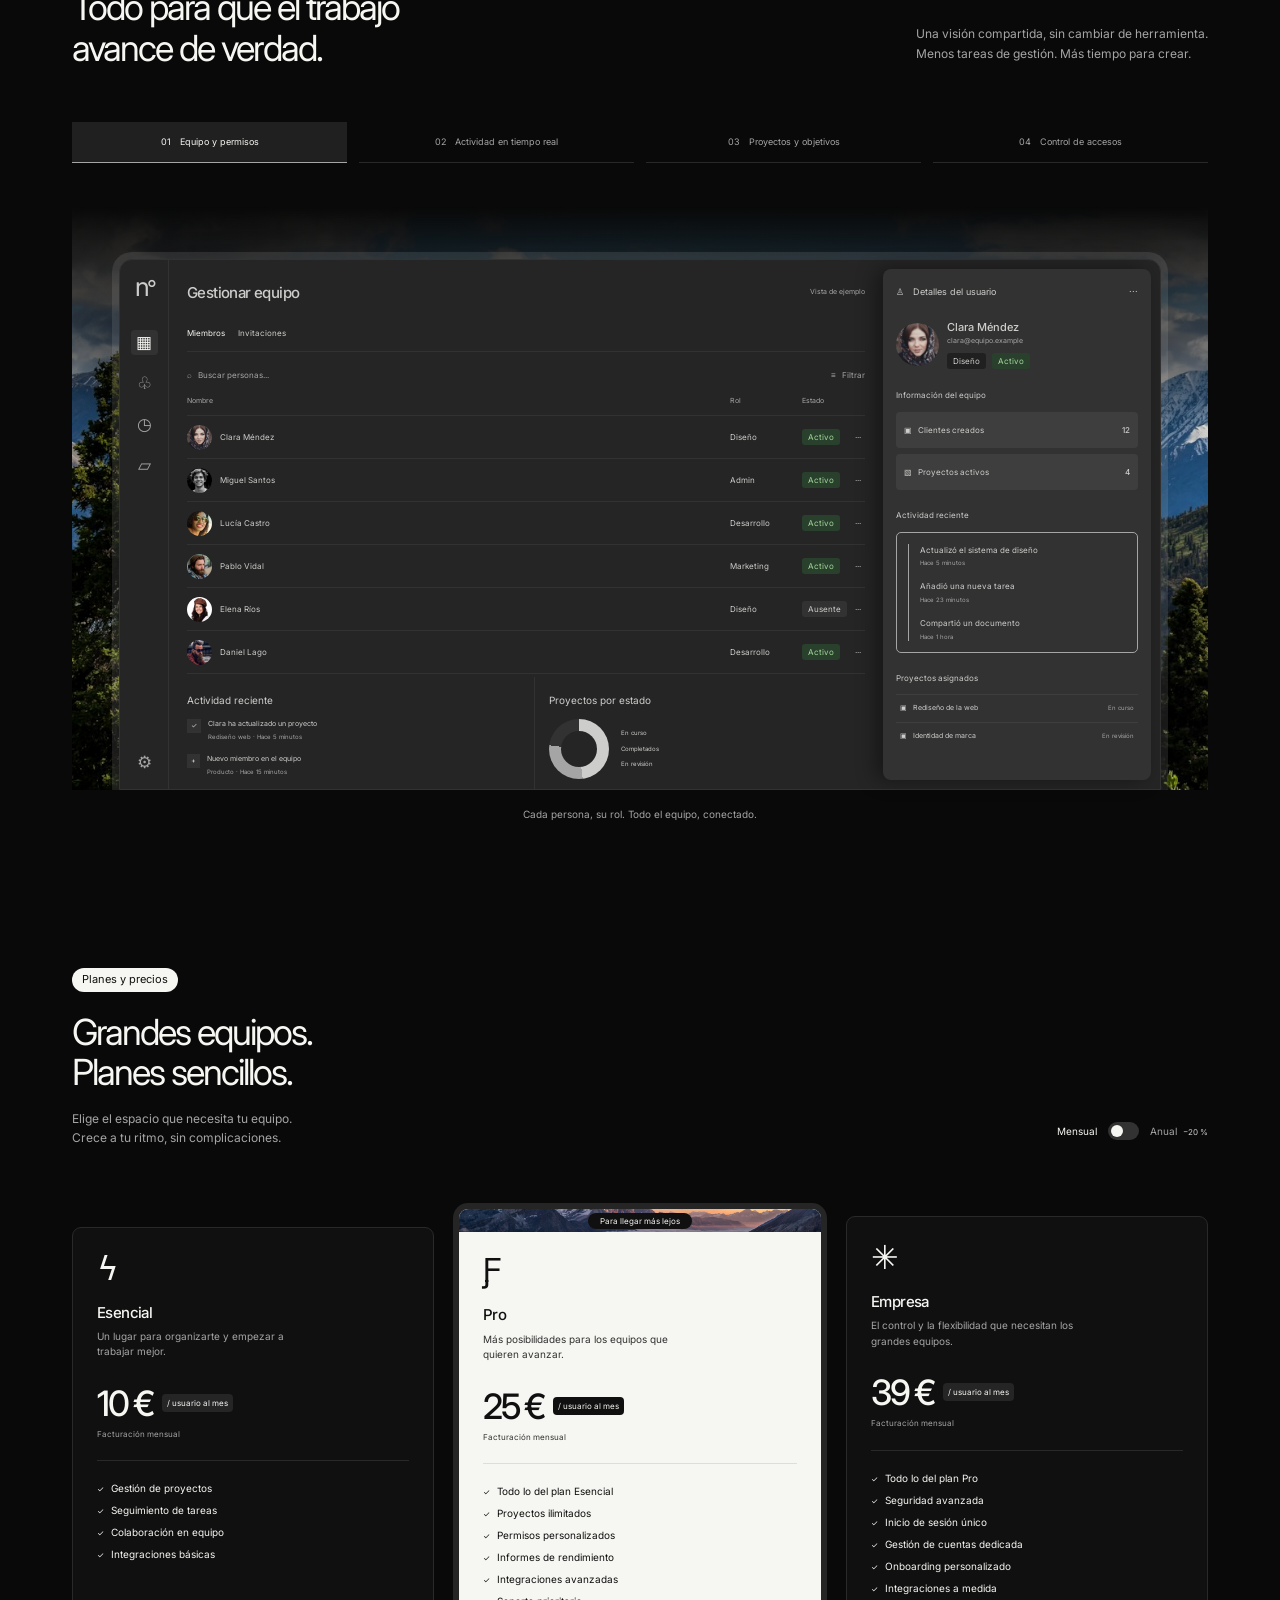
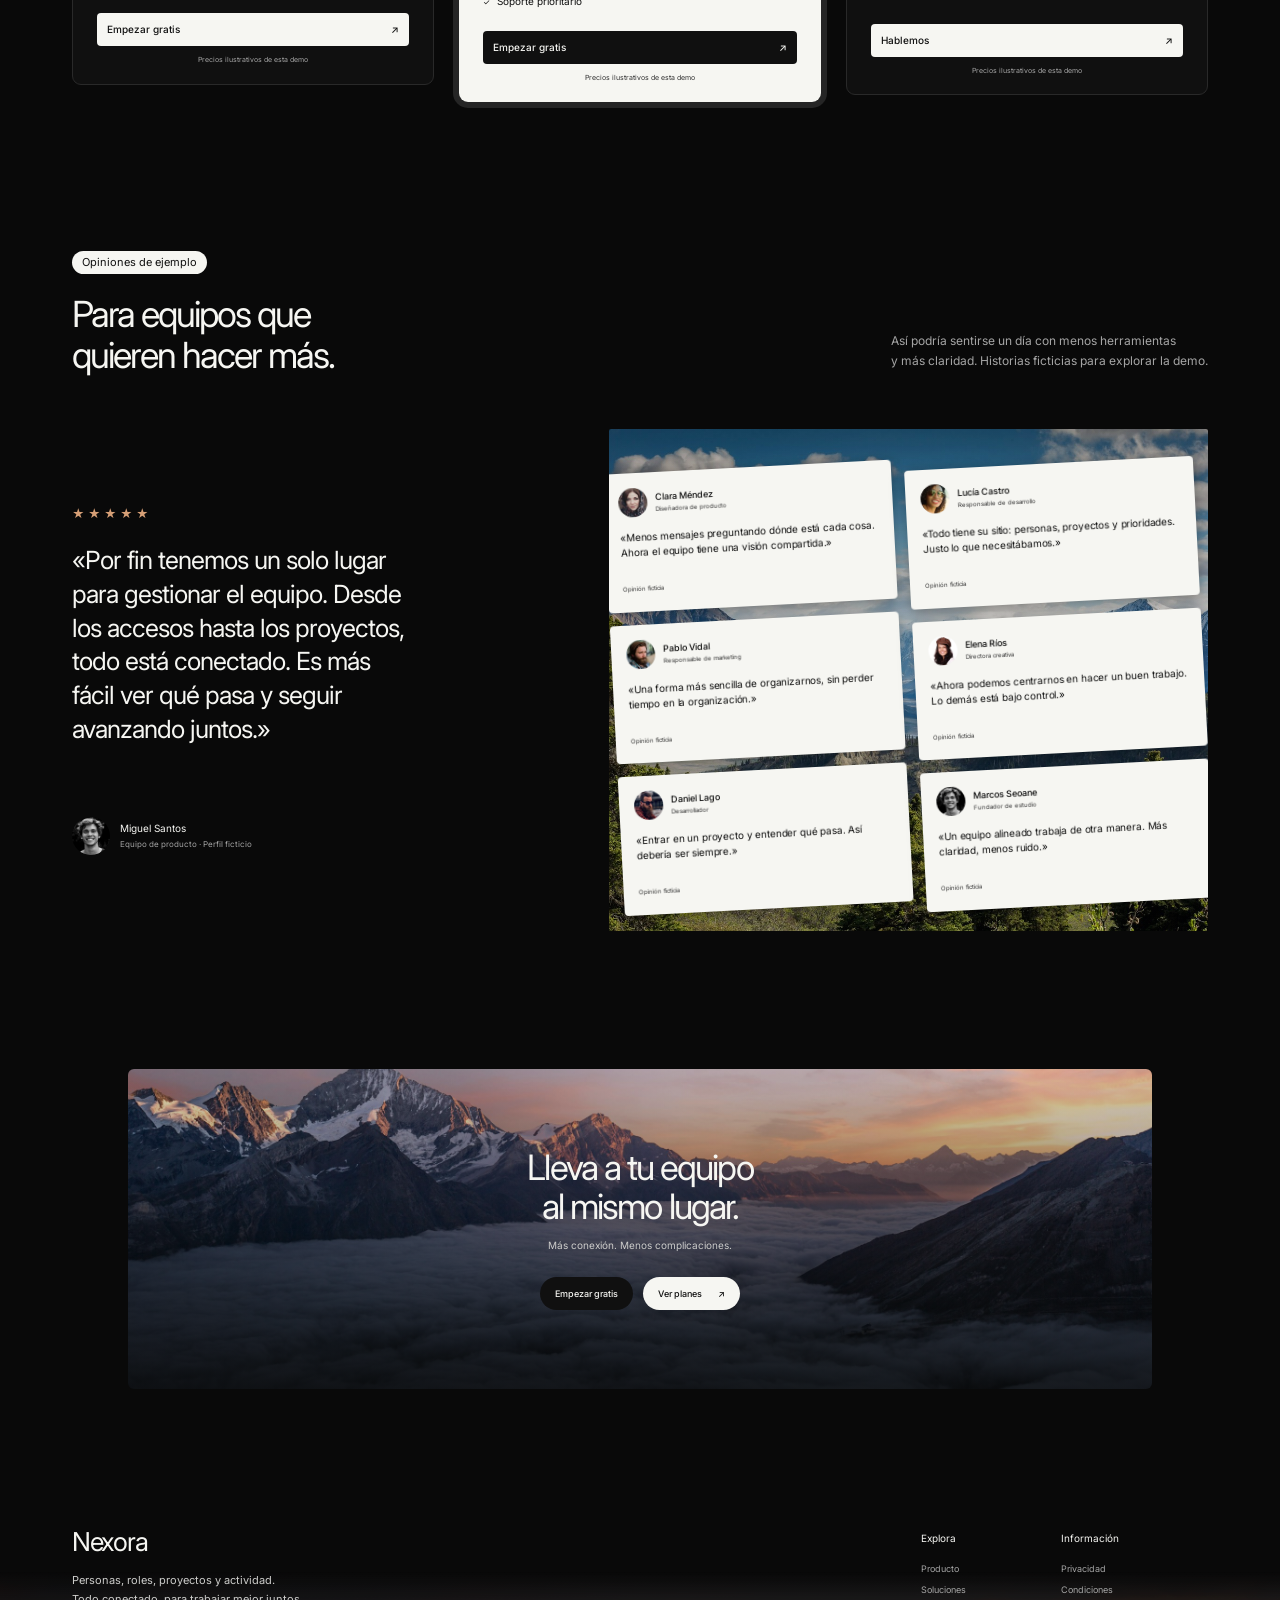
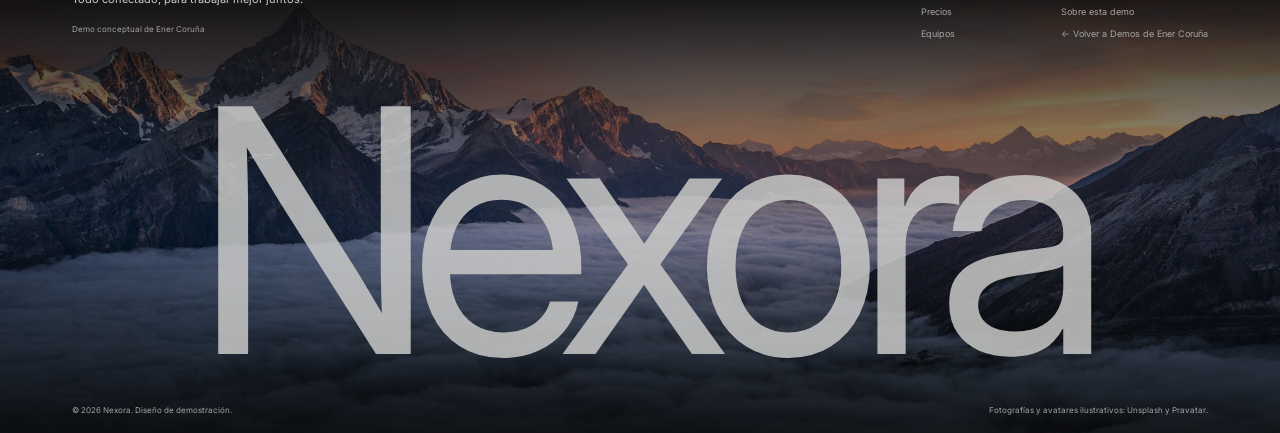
<file: demos/nexora/index.html>
<!DOCTYPE html>

<html data-type="software" lang="es">
<head>
<meta charset="utf-8"/>
<meta content="width=device-width, initial-scale=1" name="viewport"/>
<meta content="#090909" name="theme-color"/>
<meta content="software" name="page-type"/>
<meta content="software" name="site-kind"/>
<meta content="noindex,follow" name="robots"/>
<title>Nexora — Todo tu equipo, en un mismo lugar</title>
<meta content="Demo de Nexora en español: una plataforma de gestión de equipos, proyectos y permisos. Diseño de muestra para Ener Coruña." name="description"/>
<meta content="website" property="og:type"/>
<meta content="es_ES" property="og:locale"/>
<meta content="Nexora — Todo tu equipo, en un mismo lugar" property="og:title"/>
<meta content="Menos gestión. Más equipo. Explora esta demo de una plataforma de trabajo conectado." property="og:description"/>
<meta content="https://www.enercoruna.com/demos/nexora/assets/og-nexora.jpg" property="og:image"/>
<meta content="1200" property="og:image:width"/>
<meta content="630" property="og:image:height"/>
<meta content="summary_large_image" name="twitter:card"/>
<link href="assets/favicon.svg" rel="icon" type="image/svg+xml"/>
<link as="image" fetchpriority="high" href="assets/alpes.jpg" rel="preload"/>
<link href="style.css" rel="stylesheet"/>
<script type="application/ld+json">{"@context":"https://schema.org","@type":"WebPage","name":"Nexora — Demo de gestión de equipos","inLanguage":"es","description":"Demostración visual de una plataforma ficticia de gestión de equipos. No es un servicio comercial ni procesa datos."}</script>
<script defer="" src="app.js"></script>
<meta content="https://www.enercoruna.com/demos/nexora/" property="og:url"/><meta content="https://www.enercoruna.com/demos/nexora/assets/og-nexora.jpg" name="twitter:image"/><meta content="Nexora — Todo tu equipo, en un mismo lugar" name="twitter:title"/><meta content="Demo de diseño en español de Ener Coruña. Sin datos de clientes ni servicios conectados." name="twitter:description"/><link href="https://www.enercoruna.com/demos/nexora/" rel="canonical"/></head>
<body>
<a class="skip-link" href="#contenido">Saltar al contenido</a>
<header class="header">
<a aria-label="Nexora, inicio" class="brand" href="#inicio"><span aria-hidden="true" class="brand-mark">✣</span><span class="brand-word">Nexora</span></a>
<nav aria-label="Navegación principal" class="nav" id="navegacion">
<a href="#producto">Producto</a><a href="#funciones">Soluciones</a><a href="#precios">Precios</a><a href="#equipos">Equipos</a>
</nav>
<div class="header-actions"><button class="login" data-open="Acceder a Nexora">Entrar</button><button class="button small" data-open="Únete a Nexora">Empezar gratis</button><button aria-controls="navegacion" aria-expanded="false" aria-label="Abrir menú" class="menu-toggle"><span></span><span></span></button></div>
</header>
<main id="contenido">
<section aria-labelledby="hero-title" class="hero" id="inicio">
<div aria-label="Cumbres de los Alpes al atardecer, fotografía ilustrativa" class="hero-image" role="img"></div>
<div class="hero-content">
<p class="hero-note">Un equipo. Un espacio. Sin límites.</p>
<h1 id="hero-title">Todo lo que tu equipo<br/> necesita, en un mismo lugar.</h1>
<p>Personas, proyectos y actividad, siempre conectados.</p>
<button class="button" data-open="Únete a Nexora">Empezar gratis <span aria-hidden="true" class="button-arrow">↗</span></button>
</div>
<div aria-label="Marcas de ejemplo para esta demo" class="logo-strip"><span>FACULTY</span><span class="logo-serif">S Synthflow</span><span>◉ Pinpoint</span><span class="logo-serif">Strise.</span><span class="logo-heavy">SHOOK</span><span>⌁ Goodwell</span><span>◈ Zero</span></div>
</section>
<section aria-labelledby="steps-title" class="section steps-section wrap" id="producto">
<div class="section-heading"><div><span class="pill">Así funciona</span><h2 id="steps-title">Gestiona tu equipo.<br/>En cuatro sencillos pasos.</h2></div><p>Invita a las personas adecuadas, organiza su trabajo y mantén a todo el equipo conectado desde un único espacio.</p></div>
<div class="steps-layout">
<div class="steps-column">
<div aria-label="Pasos para organizar tu equipo" class="steps">
<button aria-controls="step-visual" aria-expanded="true" class="step active" data-step="0"><span aria-hidden="true" class="step-square"></span><span><strong>Añade a tu equipo</strong><span class="step-description">Invita a las personas que hacen posible tu trabajo.</span></span></button>
<button aria-controls="step-visual" aria-expanded="false" class="step" data-step="1"><span aria-hidden="true" class="step-square"></span><span><strong>Asigna roles</strong><span class="step-description">Cada persona, con el acceso que necesita.</span></span></button>
<button aria-controls="step-visual" aria-expanded="false" class="step" data-step="2"><span aria-hidden="true" class="step-square"></span><span><strong>Sigue la actividad</strong><span class="step-description">Descubre los avances sin interrumpir al equipo.</span></span></button>
<button aria-controls="step-visual" aria-expanded="false" class="step" data-step="3"><span aria-hidden="true" class="step-square"></span><span><strong>Controla los accesos</strong><span class="step-description">Un espacio seguro y bajo tu control.</span></span></button>
</div>
<a class="button" href="#funciones">Ver cómo funciona <span aria-hidden="true" class="button-arrow">↗</span></a>
</div>
<div class="step-visual mountain-frame" id="step-visual">
<div class="member-card"><div class="card-bar"><span aria-hidden="true" class="tiny-icon">♙</span><span id="step-card-title">Detalles del usuario</span><span aria-hidden="true" class="dots">···</span></div>
<div class="member-profile"><img alt="" height="52" src="assets/avatar-1.jpg" width="52"/><div><strong>Clara Méndez</strong><span>clara@equipo.example</span><div class="profile-tags"><span>Diseño</span><span class="status">Activo</span></div></div></div>
<p class="card-label" id="step-card-label">Su trabajo, de un vistazo</p>
<div class="detail-row"><span aria-hidden="true" class="detail-icon">▣</span><span>Clientes creados<strong>12 clientes</strong></span><span class="detail-link">Ver clientes</span></div>
<div class="detail-row"><span aria-hidden="true" class="detail-icon">▧</span><span>Proyectos activos<strong>4 proyectos</strong></span><span class="detail-link">Ver proyectos</span></div>
<div class="detail-row"><span aria-hidden="true" class="detail-icon">✓</span><span>Última actividad<strong>Hace unos instantes</strong></span><span aria-hidden="true" class="activity-spark">▁▂▁▃▅▃▆</span></div>
</div>
</div>
</div>
</section>
<section aria-labelledby="features-title" class="section features-section wrap" id="funciones">
<div class="section-heading"><div><span class="pill">Funciones</span><h2 id="features-title">Todo para que el trabajo<br/>avance de verdad.</h2></div><p>Una visión compartida, sin cambiar de herramienta.<br/>Menos tareas de gestión. Más tiempo para crear.</p></div>
<div aria-label="Explorar funciones" class="feature-tabs" role="tablist">
<button aria-controls="feature-panel" aria-selected="true" class="feature-tab active" data-tab="0" id="tab-equipo" role="tab">01 <span>Equipo y permisos</span></button>
<button aria-controls="feature-panel" aria-selected="false" class="feature-tab" data-tab="1" id="tab-actividad" role="tab" tabindex="-1">02 <span>Actividad en tiempo real</span></button>
<button aria-controls="feature-panel" aria-selected="false" class="feature-tab" data-tab="2" id="tab-proyectos" role="tab" tabindex="-1">03 <span>Proyectos y objetivos</span></button>
<button aria-controls="feature-panel" aria-selected="false" class="feature-tab" data-tab="3" id="tab-accesos" role="tab" tabindex="-1">04 <span>Control de accesos</span></button>
</div>
<div aria-labelledby="tab-equipo" class="dashboard-scene" id="feature-panel" role="tabpanel" tabindex="0">
<div class="dashboard">
<aside aria-label="Vista ilustrativa del espacio de trabajo" class="dashboard-sidebar"><div class="workspace-logo">n<span>°</span></div><div class="sidebar-icon active">▦</div><div class="sidebar-icon">♧</div><div class="sidebar-icon">◷</div><div class="sidebar-icon">▱</div><div class="sidebar-icon bottom">⚙</div></aside>
<div class="dashboard-main"><div class="dashboard-title"><h3 id="dashboard-title">Gestionar equipo</h3><span class="demo-label">Vista de ejemplo</span></div>
<div class="dashboard-subtabs"><span class="selected">Miembros</span><span>Invitaciones</span></div>
<div class="dashboard-tools"><span>⌕   Buscar personas...</span><span>≡   Filtrar</span></div>
<div class="team-table"><div class="table-head table-row"><span>Nombre</span><span>Rol</span><span>Estado</span><span></span></div>
<div class="table-row"><span class="person"><img alt="" height="28" src="assets/avatar-1.jpg" width="28"/>Clara Méndez</span><span>Diseño</span><span class="status">Activo</span><span>···</span></div>
<div class="table-row"><span class="person"><img alt="" height="28" src="assets/avatar-2.jpg" width="28"/>Miguel Santos</span><span>Admin</span><span class="status">Activo</span><span>···</span></div>
<div class="table-row"><span class="person"><img alt="" height="28" src="assets/avatar-3.jpg" width="28"/>Lucía Castro</span><span>Desarrollo</span><span class="status">Activo</span><span>···</span></div>
<div class="table-row"><span class="person"><img alt="" height="28" src="assets/avatar-4.jpg" width="28"/>Pablo Vidal</span><span>Marketing</span><span class="status">Activo</span><span>···</span></div>
<div class="table-row"><span class="person"><img alt="" height="28" src="assets/avatar-5.jpg" width="28"/>Elena Ríos</span><span>Diseño</span><span class="status away">Ausente</span><span>···</span></div>
<div class="table-row"><span class="person"><img alt="" height="28" src="assets/avatar-6.jpg" width="28"/>Daniel Lago</span><span>Desarrollo</span><span class="status">Activo</span><span>···</span></div>
</div>
<div class="dashboard-bottom"><div><p class="card-label">Actividad reciente</p><div class="activity-item"><span>✓</span><div>Clara ha actualizado un proyecto<small>Rediseño web · Hace 5 minutos</small></div></div><div class="activity-item"><span>+</span><div>Nuevo miembro en el equipo<small>Producto · Hace 15 minutos</small></div></div></div><div class="mini-chart"><p class="card-label">Proyectos por estado</p><div class="chart-content"><span aria-label="Gráfico ilustrativo de proyectos" class="donut"></span><span>En curso<br/>Completados<br/>En revisión</span></div></div></div>
</div>
<aside class="dashboard-detail"><div class="card-bar"><span>♙   Detalles del usuario</span><span>···</span></div><div class="member-profile"><img alt="" height="43" src="assets/avatar-1.jpg" width="43"/><div><strong>Clara Méndez</strong><span>clara@equipo.example</span><div class="profile-tags"><span>Diseño</span><span class="status">Activo</span></div></div></div><p class="card-label">Información del equipo</p><div class="detail-row"><span>▣   Clientes creados</span><strong>12</strong></div><div class="detail-row"><span>▧   Proyectos activos</span><strong>4</strong></div><p class="card-label">Actividad reciente</p><div class="timeline"><div>Actualizó el sistema de diseño<small>Hace 5 minutos</small></div><div>Añadió una nueva tarea<small>Hace 23 minutos</small></div><div>Compartió un documento<small>Hace 1 hora</small></div></div><p class="card-label">Proyectos asignados</p><div class="project-chip">▣   Rediseño de la web <span>En curso</span></div><div class="project-chip">▣   Identidad de marca <span>En revisión</span></div></aside>
</div>
<p class="dashboard-caption" id="dashboard-caption">Cada persona, su rol. Todo el equipo, conectado.</p>
</div>
</section>
<section aria-labelledby="pricing-title" class="section pricing-section wrap" id="precios">
<div class="section-heading"><div><span class="pill">Planes y precios</span><h2 id="pricing-title">Grandes equipos.<br/>Planes sencillos.</h2><p>Elige el espacio que necesita tu equipo.<br/>Crece a tu ritmo, sin complicaciones.</p></div><div class="billing"><span class="selected" id="monthly-label">Mensual</span><button aria-checked="false" aria-label="Facturación anual" class="billing-switch" role="switch"><span></span></button><span id="annual-label">Anual <small>−20 %</small></span></div></div>
<div class="pricing-grid">
<article class="price-card"><span aria-hidden="true" class="plan-icon">ϟ</span><h3>Esencial</h3><p>Un lugar para organizarte y empezar a trabajar mejor.</p><div class="price"><strong data-annual="8" data-monthly="10">10 €</strong><span>/ usuario al mes</span></div><span class="billing-caption">Facturación mensual</span><ul><li>Gestión de proyectos</li><li>Seguimiento de tareas</li><li>Colaboración en equipo</li><li>Integraciones básicas</li></ul><button class="button" data-open="Prueba el plan Esencial">Empezar gratis <span aria-hidden="true">↗</span></button><small>Precios ilustrativos de esta demo</small></article>
<article class="price-card featured"><div class="featured-top"><span>Para llegar más lejos</span></div><div class="featured-inner"><span aria-hidden="true" class="plan-icon">Ƒ</span><h3>Pro</h3><p>Más posibilidades para los equipos que quieren avanzar.</p><div class="price"><strong data-annual="20" data-monthly="25">25 €</strong><span>/ usuario al mes</span></div><span class="billing-caption">Facturación mensual</span><ul><li>Todo lo del plan Esencial</li><li>Proyectos ilimitados</li><li>Permisos personalizados</li><li>Informes de rendimiento</li><li>Integraciones avanzadas</li><li>Soporte prioritario</li></ul><button class="button dark" data-open="Prueba el plan Pro">Empezar gratis <span aria-hidden="true">↗</span></button><small>Precios ilustrativos de esta demo</small></div></article>
<article class="price-card"><span aria-hidden="true" class="plan-icon">✳</span><h3>Empresa</h3><p>El control y la flexibilidad que necesitan los grandes equipos.</p><div class="price"><strong data-annual="31.2" data-monthly="39">39 €</strong><span>/ usuario al mes</span></div><span class="billing-caption">Facturación mensual</span><ul><li>Todo lo del plan Pro</li><li>Seguridad avanzada</li><li>Inicio de sesión único</li><li>Gestión de cuentas dedicada</li><li>Onboarding personalizado</li><li>Integraciones a medida</li></ul><button class="button" data-open="Descubre el plan Empresa">Hablemos <span aria-hidden="true">↗</span></button><small>Precios ilustrativos de esta demo</small></article>
</div>
</section>
<section aria-labelledby="testimonials-title" class="section testimonials-section wrap" id="equipos">
<div class="section-heading"><div><span class="pill">Opiniones de ejemplo</span><h2 id="testimonials-title">Para equipos que<br/>quieren hacer más.</h2></div><p>Así podría sentirse un día con menos herramientas<br/>y más claridad. Historias ficticias para explorar la demo.</p></div>
<div class="testimonials-layout"><figure class="main-quote"><div aria-label="Cinco estrellas ilustrativas" class="stars">★★★★★</div><blockquote>«Por fin tenemos un solo lugar para gestionar el equipo. Desde los accesos hasta los proyectos, todo está conectado. Es más fácil ver qué pasa y seguir avanzando juntos.»</blockquote><figcaption><img alt="" height="38" src="assets/avatar-2.jpg" width="38"/><span>Miguel Santos<small>Equipo de producto · Perfil ficticio</small></span></figcaption></figure>
<div class="quotes-scene"><div class="quote-grid">
<figure class="quote-card"><div class="quote-person"><img alt="" height="30" src="assets/avatar-1.jpg" width="30"/><span>Clara Méndez<small>Diseñadora de producto</small></span></div><blockquote>«Menos mensajes preguntando dónde está cada cosa. Ahora el equipo tiene una visión compartida.»</blockquote><span class="quote-foot">Opinión ficticia</span></figure>
<figure class="quote-card"><div class="quote-person"><img alt="" height="30" src="assets/avatar-3.jpg" width="30"/><span>Lucía Castro<small>Responsable de desarrollo</small></span></div><blockquote>«Todo tiene su sitio: personas, proyectos y prioridades. Justo lo que necesitábamos.»</blockquote><span class="quote-foot">Opinión ficticia</span></figure>
<figure class="quote-card"><div class="quote-person"><img alt="" height="30" src="assets/avatar-4.jpg" width="30"/><span>Pablo Vidal<small>Responsable de marketing</small></span></div><blockquote>«Una forma más sencilla de organizarnos, sin perder tiempo en la organización.»</blockquote><span class="quote-foot">Opinión ficticia</span></figure>
<figure class="quote-card"><div class="quote-person"><img alt="" height="30" src="assets/avatar-5.jpg" width="30"/><span>Elena Ríos<small>Directora creativa</small></span></div><blockquote>«Ahora podemos centrarnos en hacer un buen trabajo. Lo demás está bajo control.»</blockquote><span class="quote-foot">Opinión ficticia</span></figure>
<figure class="quote-card"><div class="quote-person"><img alt="" height="30" src="assets/avatar-6.jpg" width="30"/><span>Daniel Lago<small>Desarrollador</small></span></div><blockquote>«Entrar en un proyecto y entender qué pasa. Así debería ser siempre.»</blockquote><span class="quote-foot">Opinión ficticia</span></figure>
<figure class="quote-card"><div class="quote-person"><img alt="" height="30" src="assets/avatar-2.jpg" width="30"/><span>Marcos Seoane<small>Fundador de estudio</small></span></div><blockquote>«Un equipo alineado trabaja de otra manera. Más claridad, menos ruido.»</blockquote><span class="quote-foot">Opinión ficticia</span></figure>
</div></div>
</div>
</section>
<section aria-labelledby="cta-title" class="cta-section wrap"><div class="cta-landscape"><h2 id="cta-title">Lleva a tu equipo<br/>al mismo lugar.</h2><p>Más conexión. Menos complicaciones.</p><div class="cta-buttons"><button class="button dark" data-open="Únete a Nexora">Empezar gratis</button><a class="button" href="#precios">Ver planes <span aria-hidden="true">↗</span></a></div></div></section>
</main>
<footer class="footer"><div class="footer-landscape"></div><div class="wrap footer-top"><div class="footer-about"><a class="footer-brand" href="#inicio">Nexora</a><p>Personas, roles, proyectos y actividad.<br/>Todo conectado, para trabajar mejor juntos.</p><span class="footer-demo">Demo conceptual de Ener Coruña</span></div><div class="footer-links"><div><span>Explora</span><a href="#producto">Producto</a><a href="#funciones">Soluciones</a><a href="#precios">Precios</a><a href="#equipos">Equipos</a></div><div><span>Información</span><button data-info="privacidad">Privacidad</button><button data-info="condiciones">Condiciones</button><button data-info="demo">Sobre esta demo</button><a href="../">← Volver a Demos de Ener Coruña</a></div></div></div><div aria-hidden="true" class="footer-word">Nexora</div><div class="footer-bottom wrap"><span>© <span id="year">2026</span> Nexora. Diseño de demostración.</span><span>Fotografías y avatares ilustrativos: Unsplash y Pravatar.</span></div></footer>
<dialog aria-labelledby="modal-title" class="modal" id="demo-modal"><button aria-label="Cerrar ventana" class="modal-close">×</button><span aria-hidden="true" class="brand-mark">✣</span><h2 id="modal-title">Únete a Nexora</h2><p id="modal-description">Estás explorando una demo de diseño. Nexora es una marca ficticia: no se creará ninguna cuenta ni se enviarán tus datos.</p><form id="demo-form"><label for="email">Tu correo de trabajo</label><input autocomplete="email" id="email" placeholder="nombre@equipo.com" required="" type="email"/><button class="button" type="submit">Probar la experiencia <span aria-hidden="true">↗</span></button></form><p class="form-feedback" id="form-feedback" role="status"></p><small>Sin registro real. Sin pagos. Solo diseño.</small></dialog>
</body>
</html>
</file>
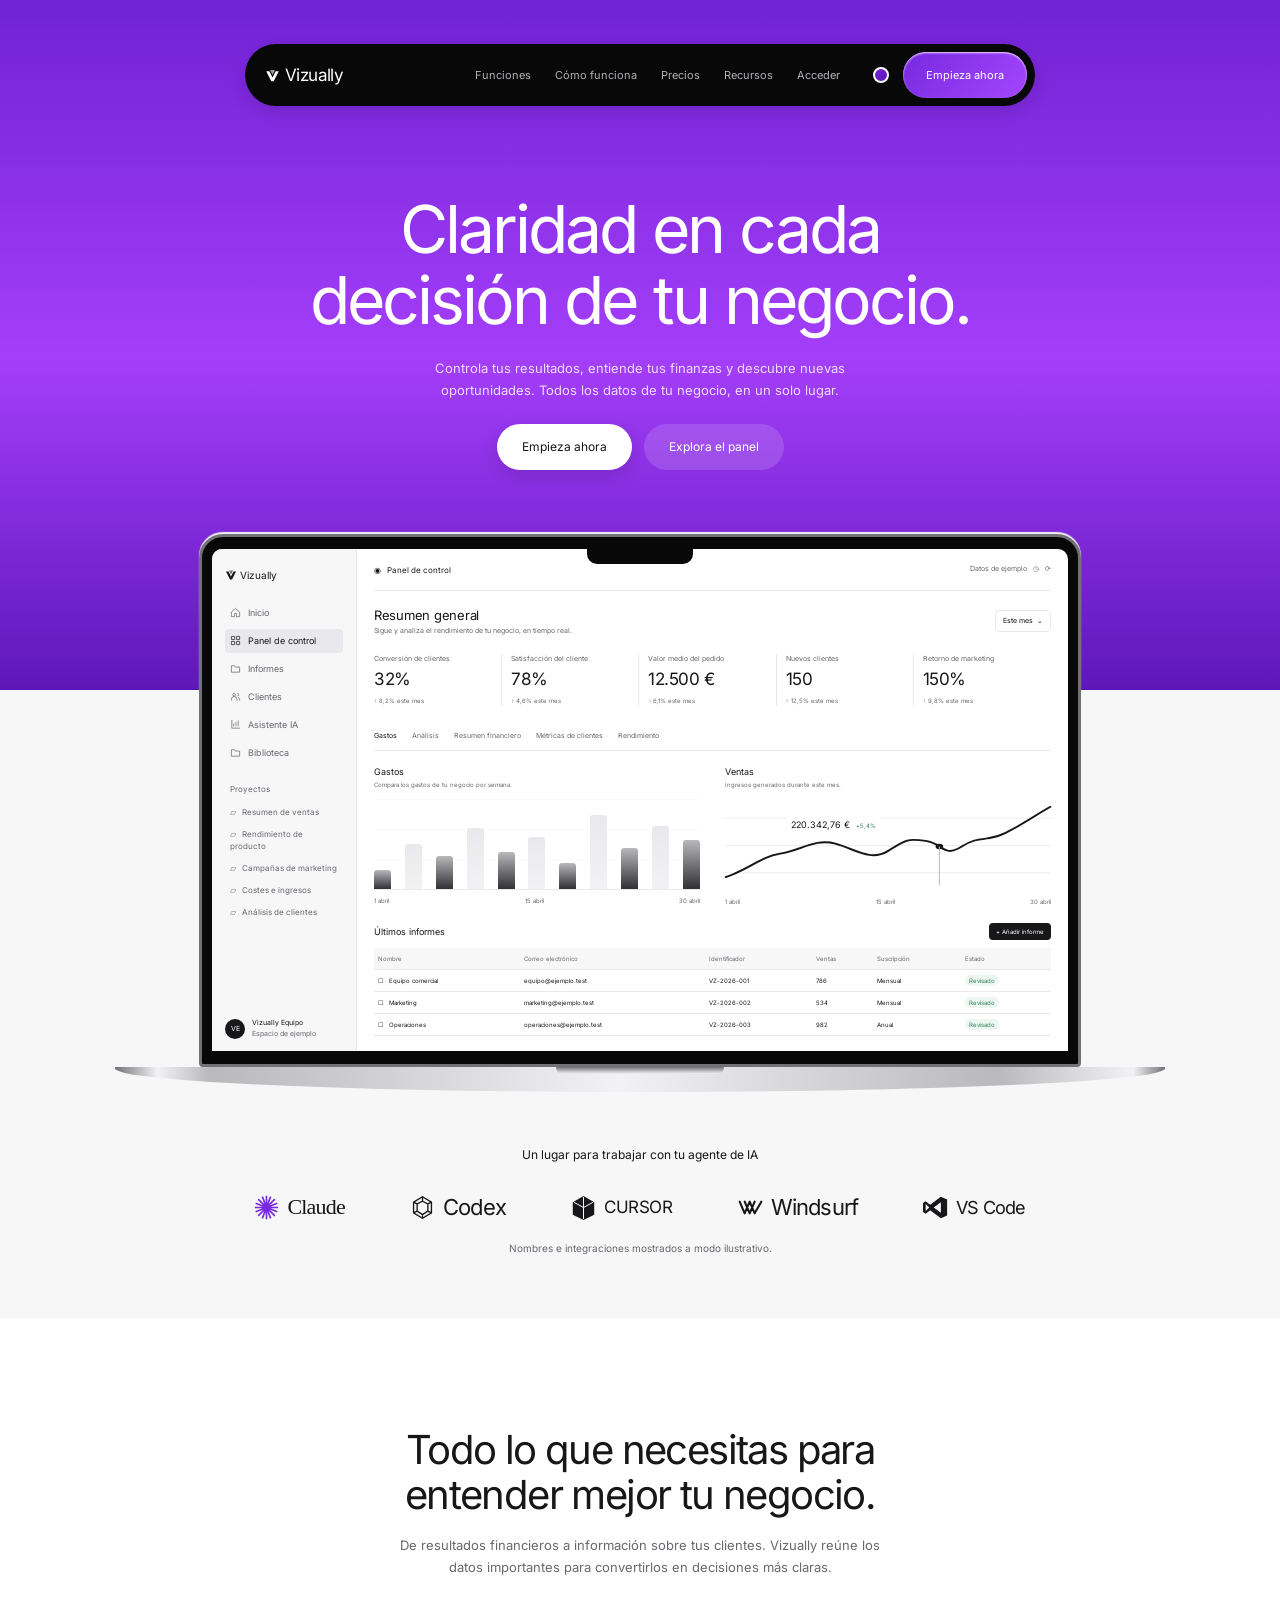
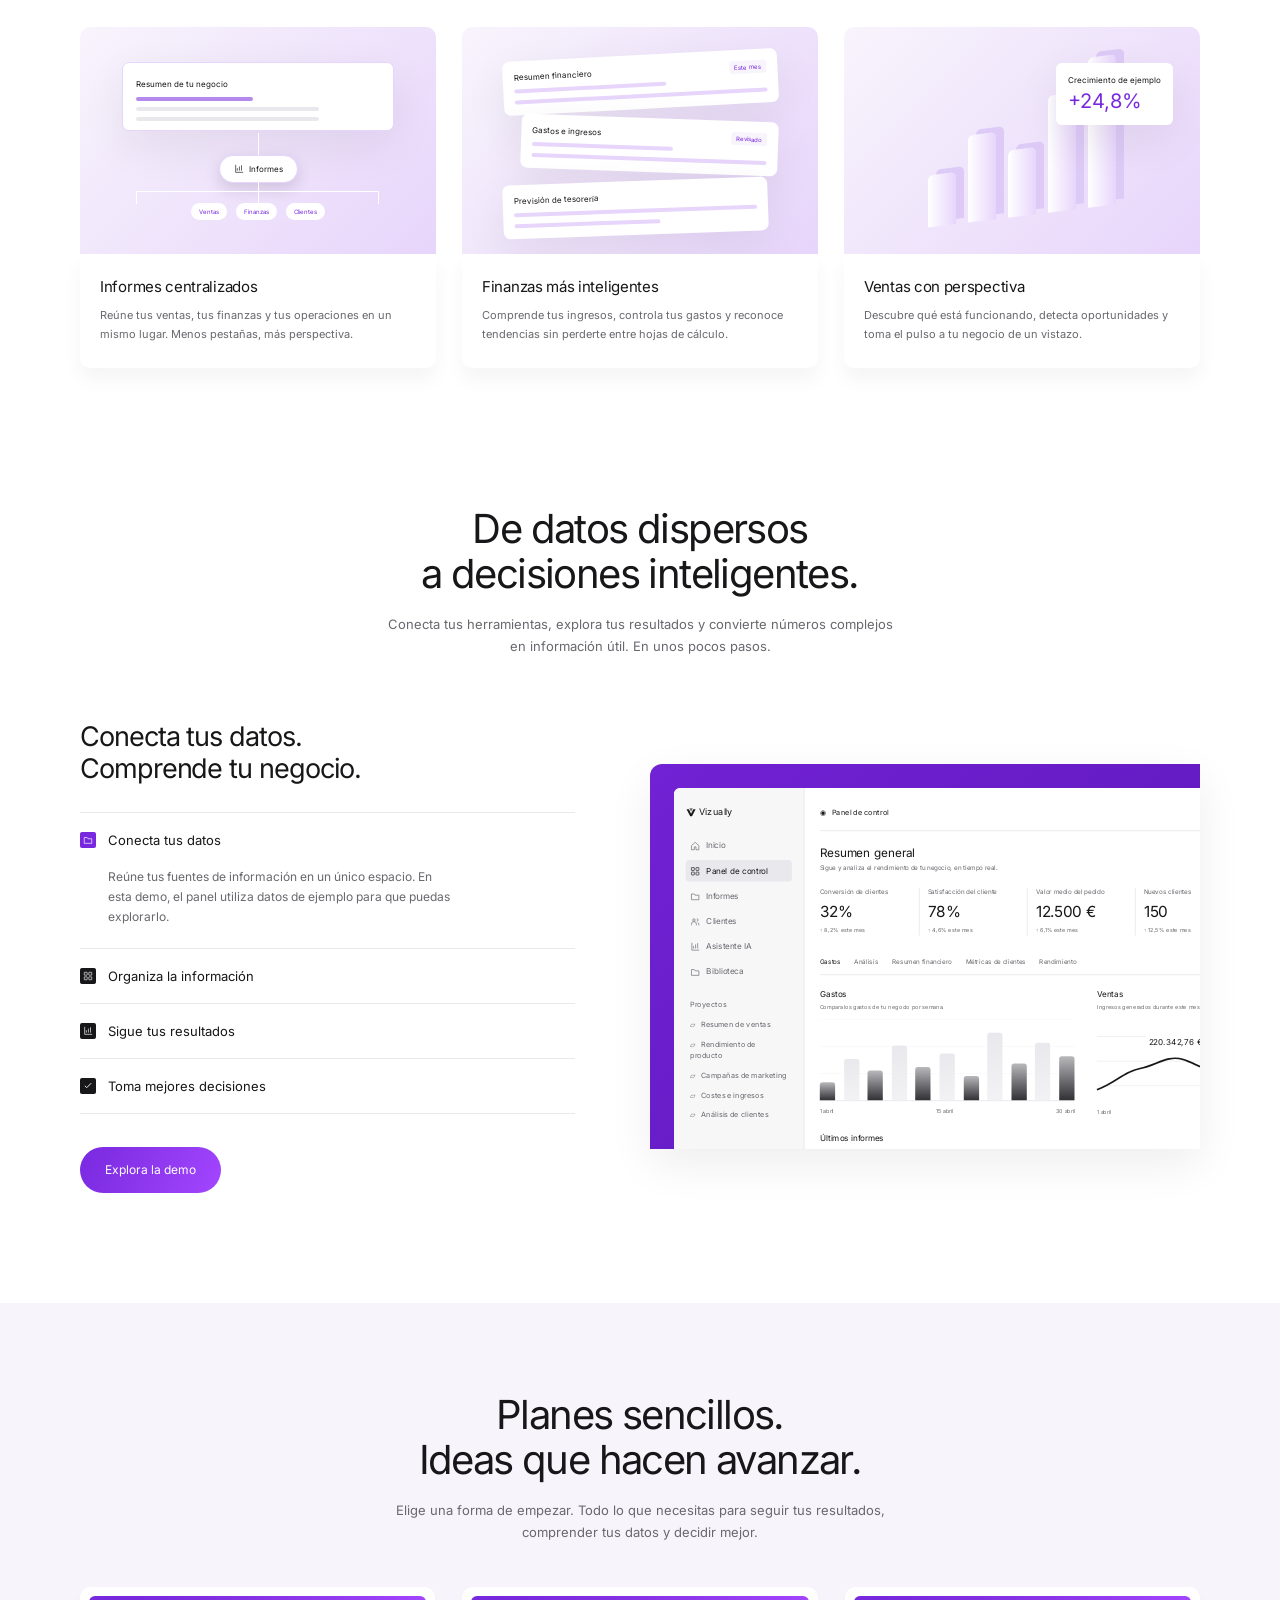
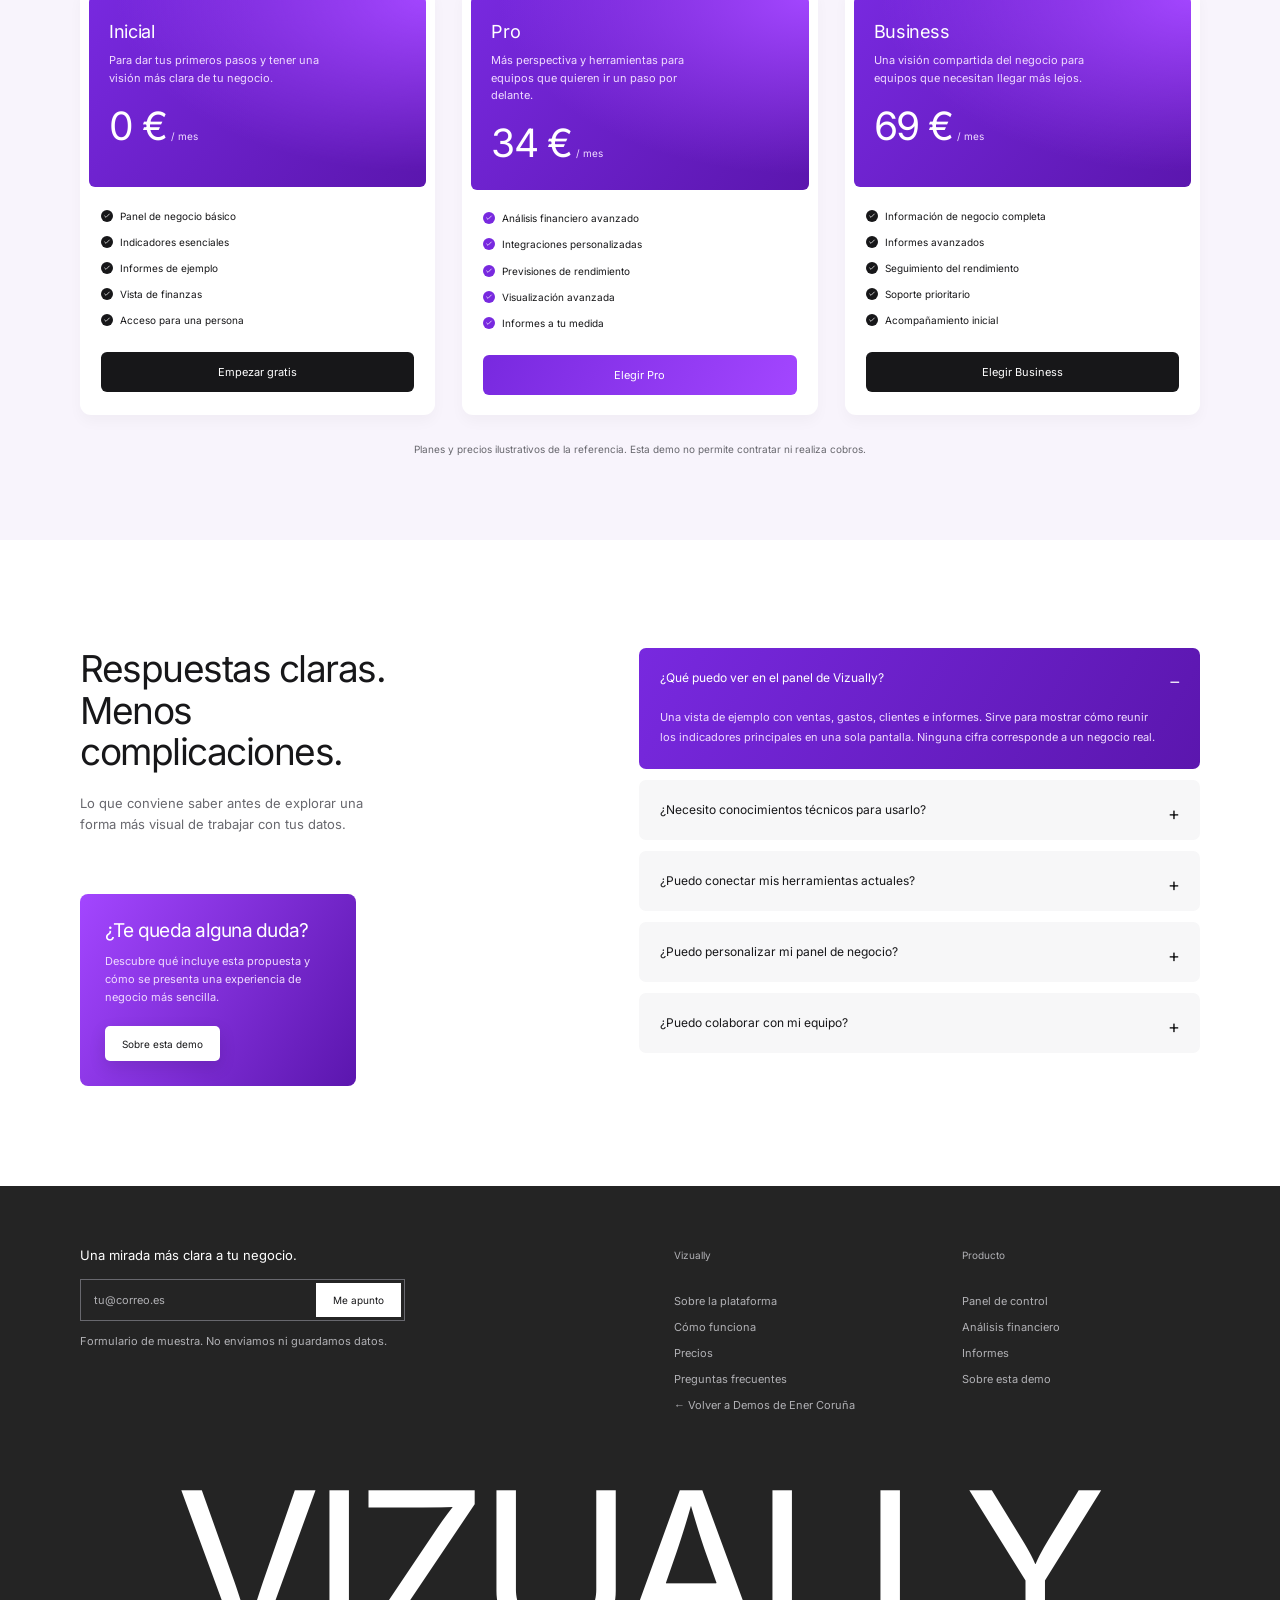
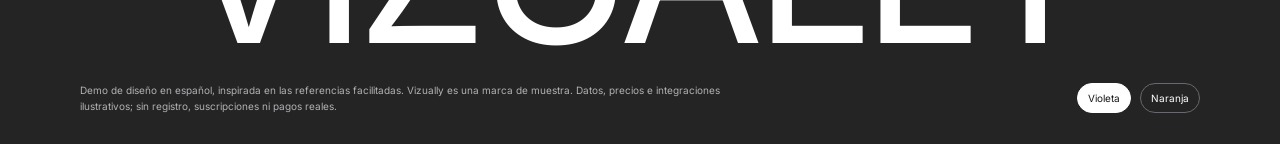
<file: demos/vizually/index.html>
<!DOCTYPE html>

<html data-theme="violeta" data-type="software" lang="es">
<head>
<meta charset="utf-8"/>
<meta content="width=device-width, initial-scale=1" name="viewport"/>
<meta content="#7725d9" name="theme-color"/>
<meta content="Demo de Vizually en español: una forma visual de conectar datos, entender tu negocio y tomar mejores decisiones. Diseño de muestra, sin registro ni pagos reales." name="description"/>
<meta content="noindex,follow" name="robots"/>
<meta content="software" name="page-type"/>
<meta content="software" name="site-kind"/>
<meta content="Vizually — Claridad en cada decisión" property="og:title"/>
<meta content="Explora esta demo interactiva de un panel de negocio, recreada en español." property="og:description"/>
<meta content="website" property="og:type"/>
<meta content="es_ES" property="og:locale"/>
<meta content="https://www.enercoruna.com/demos/vizually/og-vizually.jpg" property="og:image"/>
<meta content="1200" property="og:image:width"/>
<meta content="630" property="og:image:height"/>
<meta content="summary_large_image" name="twitter:card"/>
<link href="data:image/svg+xml,%3Csvg xmlns='http://www.w3.org/2000/svg' viewBox='0 0 64 64'%3E%3Crect width='64' height='64' rx='16' fill='%237725d9'/%3E%3Cpath d='m14 22 12 24h12l12-24H38l-6 14-6-14Z' fill='white'/%3E%3C/svg%3E" rel="icon"/>
<title>Vizually — Claridad en cada decisión de tu negocio</title>
<script type="application/ld+json">{"@context":"https://schema.org","@type":"CreativeWork","name":"Vizually — Demo en español","inLanguage":"es","description":"Demostración de diseño de una plataforma de análisis de negocio. Datos, planes e integraciones ilustrativos; no es un servicio comercial activo.","genre":"Demo de diseño web"}</script>
<script>try{document.documentElement.dataset.theme=new URLSearchParams(location.search).get('tema')==='naranja'?'naranja':localStorage.getItem('vizually-tema')||'violeta'}catch{}</script>
<style>
/* Hallmark: reference-led Vizually recreation. */
/* Critique: preserve the supplied capsule nav, gradient hero, laptop, feature triptych, plans and oversized wordmark. */
/* Reference waivers: supplied gradient, cards, laptop frame and illustrative agent names are retained; all sample data is labeled. */
@font-face{font-family:Inter;src:url('inter-latin.woff2') format('woff2');font-style:normal;font-weight:100 900;font-display:swap}
dialog{overscroll-behavior:contain}.metrics,.dash-table{font-variant-numeric:tabular-nums}.email-field:focus-within{border-color:var(--paper)}
:root{--font:'Inter',Arial,sans-serif;--paper:#fff;--ink:#171719;--muted:#68686e;--line:#e9e9ed;--soft:#f7f7f8;--accent:#7829df;--accent-deep:#5b16ae;--accent-light:#a346ff;--tint:#f8f4fc;--tint-edge:#e7d5fb;--hero-top:#7122d4;--hero-mid:#a43efa;--hero-bottom:#5d17b9;--hero-muted:#f0dcff;--black:#080809;--metal:#b9b9bc;--metal-light:#f2f2f4;--metal-dark:#727276;--chart:#303035;--green:#368263;--green-soft:#edf7f1;--shadow:0 15px 45px #19112112;--white-shadow:0 4px 10px #fff2;--dark-shadow:0 6px 16px #210f3926;--overlay:#09060dc4;--focus:#3987e9;--footer:#242424;--footer-muted:#b1b1b5;--transparent:transparent;--ease:cubic-bezier(.23,1,.32,1)}
html[data-theme="naranja"]{--accent:#d33b13;--accent-deep:#b11c22;--accent-light:#ff6b00;--tint:#fff6f3;--tint-edge:#f7d3c7;--hero-top:#ff6b00;--hero-mid:#d82c0b;--hero-bottom:#ae1d26;--hero-muted:#ffe8de}
*{box-sizing:border-box}html,body{margin:0;overflow-x:clip}html{scroll-behavior:smooth;scroll-padding-top:28px}body{background:var(--paper);color:var(--ink);font-family:var(--font);font-size:15px;-webkit-font-smoothing:antialiased}::selection{background:var(--accent);color:var(--paper)}a{color:inherit;text-decoration:none}button,input,select{font:inherit}button,a,input,summary{ -webkit-tap-highlight-color:var(--transparent)}button,a,summary{touch-action:manipulation}button,summary{cursor:pointer}button{color:inherit}button:disabled{cursor:wait}a:focus-visible,button:focus-visible,input:focus-visible,select:focus-visible,summary:focus-visible{outline:3px solid var(--focus);outline-offset:5px}button:focus-visible{transition:none}h1,h2,h3,p{margin:0}h1,h2,h3{font-weight:500;letter-spacing:-.04em;text-wrap:balance;overflow-wrap:break-word;min-width:0}p{line-height:1.65}svg{display:block;max-width:100%}button{border:0}button,a{transition:transform .2s var(--ease),background .2s,color .2s,box-shadow .2s}button:active,.button:active{transform:scale(.97)}[hidden]{display:none!important}.wrap{width:min(1120px,calc(100% - 80px));margin-inline:auto}.skip{position:fixed;z-index:50;top:10px;left:10px;padding:12px 20px;background:var(--paper);transform:translateY(-150%)}.skip:focus{transform:translateY(0)}.hero{position:relative;padding-top:44px;background:linear-gradient(180deg,var(--hero-top),var(--hero-mid) 52%,var(--hero-bottom));color:var(--paper);height:690px}.nav{width:min(790px,calc(100% - 48px));min-height:62px;padding:6px 8px 6px 20px;display:flex;align-items:center;gap:28px;margin:auto;background:var(--black);border-radius:100px;box-shadow:var(--dark-shadow)}.brand{display:flex;align-items:center;gap:5px;font-size:17px;font-weight:600;letter-spacing:-.6px;white-space:nowrap}.brand svg{width:15px;height:15px}.navlinks{display:flex;align-items:center;gap:24px;margin-left:auto;font-size:11px;color:var(--footer-muted)}.navlinks a:hover{color:var(--paper)}.nav-actions{display:flex;align-items:center;gap:10px}.nav-cta{display:inline-flex;align-items:center;justify-content:center;min-height:46px;padding:0 23px;border-radius:50px;background:linear-gradient(130deg,var(--accent),var(--accent-light));box-shadow:inset 0 1px 2px var(--hero-muted);font-size:11px;color:var(--paper)}.theme-toggle{width:25px;height:32px;display:grid;place-items:center;background:var(--transparent);padding:0}.theme-toggle span{display:block;width:16px;height:16px;border-radius:50%;background:linear-gradient(135deg,var(--hero-top),var(--hero-bottom));border:2px solid var(--paper)}.menu-toggle{display:none;background:var(--transparent);color:var(--paper);height:44px;width:36px;align-items:center;justify-content:center}.menu-toggle svg{width:22px}.hero-copy{text-align:center;padding-top:88px;animation:enter .75s var(--ease) both}.hero h1{max-width:830px;margin-inline:auto;font-size:66px;line-height:1.08;font-weight:450;letter-spacing:-.045em}.hero-copy p{max-width:600px;font-size:13px;line-height:1.7;color:var(--hero-muted);margin:20px auto 0}.actions{display:flex;align-items:center;justify-content:center;gap:12px;margin-top:23px}.button{display:inline-flex;align-items:center;justify-content:center;gap:9px;min-height:46px;padding:0 25px;border-radius:50px;font-size:12px;font-weight:500;background:var(--ink);color:var(--paper);cursor:pointer}.button:hover,.nav-cta:hover{transform:translateY(-2px);box-shadow:var(--dark-shadow)}.button-white{background:var(--paper);color:var(--ink);box-shadow:var(--dark-shadow)}.button-ghost{background:var(--white-shadow);background:color-mix(in srgb,var(--paper) 14%,var(--transparent));color:var(--paper);box-shadow:inset 0 1px 0 var(--white-shadow)}.button-accent{background:linear-gradient(115deg,var(--accent),var(--accent-light));color:var(--paper)}.laptop-area{position:relative;z-index:1;margin:64px auto 0;width:min(1050px,calc(100% - 80px));color:var(--ink);animation:enter .9s .08s var(--ease) both}.laptop-lid{width:84%;margin:auto;padding:12px 10px 13px;border-radius:24px 24px 4px 4px;background:var(--black);border:3px solid var(--metal-dark);position:relative;box-shadow:0 -2px 1px var(--metal-light)}.laptop-lid:before{content:'';position:absolute;z-index:2;top:8px;left:44%;width:12%;height:19px;border-radius:0 0 10px 10px;background:var(--black)}.laptop-base{height:25px;border-radius:2px 2px 50% 50% / 0 0 95% 95%;background:linear-gradient(90deg,var(--metal-dark),var(--metal-light) 4%,var(--metal) 9%,var(--metal-light) 48%,var(--metal) 84%,var(--metal-light) 97%,var(--metal-dark));box-shadow:0 13px 12px -13px var(--ink);position:relative}.laptop-base:before{content:'';position:absolute;top:0;left:42%;width:16%;height:7px;border-radius:0 0 14px 14px;background:linear-gradient(var(--metal-dark),var(--metal-light))}.dashboard{display:grid;grid-template-columns:145px minmax(0,1fr);min-height:470px;text-align:left;background:var(--paper);border-radius:10px 10px 0 0;overflow:hidden;font-size:9px;line-height:1.5}.dashboard h3{font-size:13px;letter-spacing:-.02em}.dash-sidebar{background:var(--soft);border-right:1px solid var(--line);padding:19px 13px 12px;display:flex;flex-direction:column}.dash-brand{display:flex;gap:3px;align-items:center;font-weight:650;font-size:10px;margin-bottom:18px}.dash-brand svg{width:12px;height:12px}.dash-menu{display:grid;gap:4px}.dash-menu span{display:flex;align-items:center;gap:7px;min-height:24px;padding:3px 5px;color:var(--muted);border-radius:4px}.dash-menu svg{width:11px;height:11px}.dash-menu .chosen{color:var(--ink);background:var(--line);font-weight:600}.dash-section{margin:18px 5px 6px;color:var(--muted);font-size:8px}.dash-project{display:block;padding:5px;color:var(--muted);font-size:8px}.dash-user{margin-top:auto;display:flex;gap:7px;align-items:center;padding-top:16px;font-size:7px}.avatar{width:20px;height:20px;display:grid;place-items:center;border-radius:50%;color:var(--paper);background:var(--ink);font-size:7px}.dash-main{padding:15px 17px}.dash-top{display:flex;align-items:center;justify-content:space-between;padding-bottom:14px;border-bottom:1px solid var(--line);font-size:8px}.dash-top small{font-size:7px;color:var(--muted)}.dash-heading{display:flex;justify-content:space-between;align-items:center;margin-top:15px}.dash-heading p{color:var(--muted);font-size:7px}.dash-date{font-size:7px;padding:5px 7px;border:1px solid var(--line);border-radius:4px}.metrics{display:grid;grid-template-columns:repeat(5,minmax(0,1fr));gap:9px;margin:17px 0}.metric{border-right:1px solid var(--line)}.metric:last-child{border:0}.metric span{display:block;font-size:7px;color:var(--muted);white-space:nowrap}.metric strong{display:block;font-size:17px;font-weight:550;letter-spacing:-.5px;margin-top:3px}.metric small{font-size:6px;color:var(--muted)}.dash-tabs{display:flex;gap:15px;border-bottom:1px solid var(--line);padding:8px 0;font-size:7px;color:var(--muted)}.dash-tabs b{font-weight:550;color:var(--ink)}.charts{display:grid;grid-template-columns:minmax(0,1fr) minmax(0,1fr);gap:25px;margin-top:14px}.chart-title{font-size:9px;font-weight:600}.chart-sub{font-size:6px;color:var(--muted);margin-top:2px}.bars{height:91px;display:flex;align-items:flex-end;justify-content:space-between;gap:7px;padding-top:10px;margin-top:10px;border-bottom:1px solid var(--line);background:repeating-linear-gradient(0deg,var(--transparent),var(--transparent) 29px,var(--soft) 30px)}.bar{flex:1;max-width:17px;border-radius:3px 3px 0 0;background:linear-gradient(var(--metal),var(--chart));height:var(--h)}.bar:nth-child(even){background:linear-gradient(var(--line),var(--metal-light))}.axis{display:flex;justify-content:space-between;color:var(--muted);font-size:6px;margin-top:6px}.line-chart{position:relative;margin-top:11px}.line-chart svg{height:91px;width:100%;overflow:visible}.line-chart .grid{stroke:var(--line);stroke-width:.7}.line-chart .graph{stroke:var(--ink);stroke-width:2;fill:none}.chart-value{position:absolute;top:16px;left:19%;background:var(--paper);font-size:9px;font-weight:600;padding:2px 4px}.chart-value span{font-size:6px;color:var(--green);margin-left:3px}.dash-table-head{display:flex;align-items:center;justify-content:space-between;margin-top:17px;margin-bottom:8px}.dash-table-head strong{font-size:9px}.dash-add{font-size:6px;background:var(--ink);color:var(--paper);padding:4px 7px;border-radius:4px}.dash-table{width:100%;border-collapse:collapse;font-size:6px}.dash-table th{font-weight:400;color:var(--muted);text-align:left;background:var(--soft)}.dash-table td,.dash-table th{padding:6px 4px;border-bottom:1px solid var(--line);white-space:nowrap}.status{background:var(--green-soft);color:var(--green);padding:2px 4px;border-radius:5px}.agent-band{padding-top:306px;padding-bottom:64px;background:var(--soft);text-align:center}.agent-band p{font-size:12px;font-weight:550}.agent-logos{display:flex;justify-content:center;align-items:center;gap:65px;flex-wrap:wrap;margin-top:29px;font-size:22px;font-weight:600;letter-spacing:-.8px}.agent-logo{display:flex;align-items:center;gap:8px}.agent-logo svg{width:25px;height:25px}.agent-logo.claude{font-family:Georgia,serif;font-weight:500}.agent-logo.claude svg{color:var(--accent)}.agent-logo.cursor{font-size:17px;letter-spacing:-.4px}.agent-logo.vscode{font-size:18px;font-weight:550}.agent-note{display:block;color:var(--muted);font-size:10px;margin-top:22px}.section-head{text-align:center;max-width:690px;margin:0 auto 49px}.section-head h2{font-size:40px;line-height:1.13}.section-head p{font-size:13px;color:var(--muted);max-width:510px;margin:18px auto 0}.features{padding-top:109px;padding-bottom:110px}.features-grid{display:grid;grid-template-columns:repeat(3,minmax(0,1fr));gap:26px}.feature{min-width:0}.feature-art{height:227px;position:relative;overflow:hidden;background:linear-gradient(135deg,var(--tint),var(--tint-edge));border-radius:10px 10px 0 0;padding:25px 22px;display:flex;align-items:center;justify-content:center}.feature-copy{padding:23px 20px 24px;background:var(--paper);box-shadow:0 12px 20px #1515150b;border-radius:0 0 10px 10px}.feature h3{font-size:15px;letter-spacing:-.02em;margin-bottom:10px}.feature p{font-size:11px;color:var(--muted);line-height:1.7}.flow{width:100%;text-align:center}.flow-card{background:var(--paper);border:1px solid var(--tint-edge);box-shadow:var(--shadow);border-radius:7px;padding:9px 13px;margin:auto;width:87%;text-align:left}.flow-card+.flow-card{margin-top:9px}.flow-card span{display:block;height:4px;background:var(--line);margin-top:6px;width:75%;border-radius:9px}.flow-card span:nth-child(2){width:48%;background:var(--accent);opacity:.55}.flow-card b{font-size:8px;font-weight:550}.report-node{position:relative;display:inline-flex;align-items:center;gap:5px;font-size:8px;padding:8px 14px;border:1px solid var(--tint-edge);background:var(--paper);border-radius:20px;margin:24px 0 20px;box-shadow:var(--dark-shadow)}.report-node:before,.report-node:after{content:'';width:1px;height:22px;background:var(--paper);position:absolute;left:50%}.report-node:before{top:-23px}.report-node:after{bottom:-22px}.flow-leaves{display:flex;justify-content:center;gap:9px;position:relative}.flow-leaves:before{content:'';height:12px;width:77%;border:1px solid var(--paper);border-bottom:0;position:absolute;top:-12px;left:11%}.flow-leaves span{position:relative;background:var(--paper);border-radius:12px;padding:5px 8px;font-size:6px;color:var(--accent)}.finance-stack{width:88%;position:relative}.finance-card{background:var(--paper);border-radius:7px;box-shadow:var(--shadow);padding:11px;margin-top:9px;transform:rotate(-3deg)}.finance-card:nth-child(2){transform:rotate(2deg);margin-left:18px}.finance-card:nth-child(3){transform:rotate(-2deg);margin-right:10px}.finance-card b{font-size:8px;font-weight:500;display:block}.finance-line{height:4px;border-radius:3px;margin-top:7px;background:var(--tint-edge)}.finance-line:nth-child(3){width:60%}.finance-chip{float:right;font-size:6px;background:var(--tint);color:var(--accent);padding:3px 5px;border-radius:3px}.growth-bars{display:flex;gap:12px;height:150px;align-items:flex-end;transform:skewY(-7deg);width:85%;justify-content:center}.growth-bars i{height:var(--h);width:28px;background:linear-gradient(90deg,var(--paper),var(--tint-edge));box-shadow:8px -5px 0 color-mix(in srgb,var(--accent) 25%,var(--paper));border-radius:5px 5px 0 0}.growth-chip{position:absolute;top:36px;right:27px;background:var(--paper);box-shadow:var(--shadow);padding:12px;border-radius:6px;font-size:8px}.growth-chip b{display:block;color:var(--accent);font-size:20px;margin-top:4px;font-weight:500}.how{padding-top:28px;padding-bottom:110px}.how .section-head{margin-bottom:64px}.how-layout{display:grid;grid-template-columns:minmax(0,.9fr) minmax(0,1fr);gap:75px;align-items:center}.steps h3{font-size:27px;line-height:1.18;max-width:440px;margin-bottom:27px}.steps-list{border-bottom:1px solid var(--line)}.step{border-top:1px solid var(--line)}.step button{width:100%;padding:19px 0;background:var(--transparent);text-align:left;display:flex;align-items:center;gap:12px;font-size:13px;font-weight:500}.step-icon{width:16px;height:16px;display:grid;place-items:center;background:var(--ink);color:var(--paper);border-radius:2px}.step-icon svg{width:10px;height:10px}.step button[aria-expanded="true"] .step-icon{background:var(--accent)}.step-description{font-size:12px;line-height:1.7;color:var(--muted);padding:0 28px 20px;max-width:400px}.steps .button{margin-top:33px}.how-visual{height:385px;background:linear-gradient(135deg,var(--hero-top),var(--hero-bottom));border-radius:12px 0 0 0;padding:24px 0 0 24px;overflow:hidden;box-shadow:var(--shadow)}.how-visual .dashboard{width:770px;min-height:450px;transform:scale(.9);transform-origin:top left;border-radius:7px 0 0 0}.how-visual .dashboard .dash-main{padding-top:21px}.pricing{background:var(--tint);padding:89px 0 83px}.pricing .section-head{margin-bottom:44px}.plans{display:grid;grid-template-columns:repeat(3,minmax(0,1fr));gap:27px}.plan{min-width:0;border-radius:11px;background:var(--paper);padding:9px;box-shadow:0 7px 14px #23111108}.plan-top{background:radial-gradient(at 100% 0,var(--accent-light),var(--transparent) 65%),linear-gradient(130deg,var(--accent),var(--accent-deep));border-radius:6px;padding:25px 20px 24px;color:var(--paper);min-height:191px}.plan h3{font-size:18px;letter-spacing:-.02em}.plan-top p{font-size:11px;line-height:1.6;color:var(--hero-muted);margin-top:10px;max-width:220px;min-height:36px}.price{font-size:39px;line-height:1.15;letter-spacing:-.04em;font-weight:450;margin-top:16px}.price small{font-size:10px;letter-spacing:0;margin-left:5px;color:var(--hero-muted)}.plan-bottom{padding:22px 12px 11px}.plan ul{list-style:none;margin:0 0 25px;padding:0;display:grid;gap:13px;min-height:118px;font-size:10px}.plan li{display:flex;gap:7px;align-items:center}.check{display:inline-grid;place-items:center;border-radius:50%;background:var(--ink);color:var(--paper);width:12px;height:12px;flex-shrink:0}.check svg{width:8px;height:8px}.plan .button{width:100%;border-radius:6px;min-height:40px;font-size:11px}.plan.popular .check{background:var(--accent)}.pricing-note{text-align:center;color:var(--muted);font-size:10px;margin-top:26px}.faq{padding:108px 0 100px;display:grid;grid-template-columns:minmax(0,.8fr) minmax(0,1fr);gap:110px}.faq-intro h2{font-size:37px;line-height:1.12;max-width:360px}.faq-intro>p{font-size:13px;color:var(--muted);max-width:300px;margin-top:20px}.contact-card{max-width:276px;border-radius:8px;background:linear-gradient(120deg,var(--accent-light),var(--accent-deep));padding:25px;color:var(--paper);margin-top:59px}.contact-card h3{font-size:19px}.contact-card p{font-size:11px;color:var(--hero-muted);line-height:1.6;margin:11px 0 20px}.contact-card .button{min-height:35px;padding:0 17px;border-radius:5px;font-size:10px}.faq-list{display:grid;align-content:start;gap:11px}.faq details{background:var(--soft);border-radius:7px;overflow:hidden}.faq summary{position:relative;padding:21px 45px 21px 21px;font-size:12px;line-height:1.5;list-style:none}.faq summary::-webkit-details-marker{display:none}.faq summary:after{content:'+';position:absolute;right:20px;top:20px;font-size:18px;font-weight:400}.faq details[open]{background:linear-gradient(120deg,var(--accent),var(--accent-deep));color:var(--paper)}.faq details[open] summary:after{content:'−'}.faq details p{padding:0 40px 21px 21px;font-size:11px;line-height:1.8;color:var(--hero-muted)}.footer{background:var(--footer);color:var(--paper);padding:61px 0 0;overflow:hidden}.footer-top{display:grid;grid-template-columns:minmax(0,1.6fr) minmax(0,.7fr) minmax(0,.7fr);gap:50px;padding-bottom:70px}.footer-label{font-size:10px;color:var(--footer-muted);margin-bottom:18px}.newsletter{max-width:325px}.newsletter label{display:block;font-size:13px;margin-bottom:16px}.email-field{display:flex;border:1px solid var(--muted);padding:3px}.email-field input{width:100%;min-width:0;min-height:34px;border:0;background:var(--transparent);color:var(--paper);padding:0 10px;font-size:11px;border-radius:0;caret-color:var(--paper)}.email-field input::placeholder{color:var(--footer-muted)}.email-field button{background:var(--paper);color:var(--ink);padding:0 17px;font-size:10px;white-space:nowrap}.newsletter-status{font-size:11px;color:var(--footer-muted);margin-top:11px;min-height:36px;max-width:325px}.footer-links{display:grid;align-content:start;gap:12px;font-size:11px;color:var(--footer-muted)}.footer-links a:hover{color:var(--paper)}.footer-wordmark{font-size:clamp(90px,16.4vw,250px);font-weight:400;line-height:.81;letter-spacing:-.05em;text-align:center;margin-left:-.04em;user-select:none}.footer-bottom{display:flex;justify-content:space-between;gap:30px;align-items:center;padding:30px 0;color:var(--footer-muted);font-size:10px}.footer-bottom p{max-width:690px;line-height:1.6}.footer-theme{display:flex;gap:9px;white-space:nowrap}.footer-theme button{padding:8px 10px;color:var(--paper);background:var(--transparent);border:1px solid var(--muted);border-radius:30px;font-size:10px}.footer-theme button[aria-pressed=true]{border-color:var(--paper);background:var(--paper);color:var(--ink)}dialog{border:0;border-radius:16px;padding:0;width:min(980px,calc(100% - 32px));color:var(--ink);background:var(--paper);box-shadow:var(--shadow);max-height:88dvh;overflow:auto}dialog::backdrop{background:var(--overlay);backdrop-filter:blur(5px)}.dialog-head{padding:23px 28px;display:flex;align-items:center;justify-content:space-between;gap:20px;border-bottom:1px solid var(--line)}.dialog-head h2{font-size:24px}.dialog-close{width:44px;height:44px;border:1px solid var(--line);background:var(--soft);border-radius:50%;display:grid;place-items:center}.dialog-close svg{height:18px;width:18px}.dialog-body{padding:28px}.dialog-body>p{color:var(--muted);font-size:13px;max-width:650px;margin-bottom:24px}.dialog-body .dashboard{border:1px solid var(--line);border-radius:8px;min-width:680px}.dialog-scroll{overflow-x:auto}.demo-note{background:var(--tint);padding:16px 20px;border-radius:8px;color:var(--ink);font-size:13px;line-height:1.8}.dialog-body .actions{justify-content:flex-start}.mobile-only{display:none}@keyframes enter{from{opacity:.6;transform:translateY(16px)}to{opacity:1;transform:translateY(0)}}@media(hover:hover){.feature:hover .feature-art{filter:saturate(1.12)}.footer-theme button:hover{transform:translateY(-2px)}}
@media(min-width:1600px){.hero{height:710px}.laptop-area{margin-top:70px}.agent-band{padding-top:290px}.footer-wordmark{font-size:250px}}
@media(max-width:1100px){.hero h1{font-size:58px}.hero{height:640px}.hero-copy{padding-top:76px}.laptop-area{margin-top:58px;width:calc(100% - 50px)}.dashboard{grid-template-columns:120px minmax(0,1fr);min-height:410px}.dash-sidebar{padding-inline:8px}.dash-main{padding-inline:12px}.metric strong{font-size:15px}.agent-band{padding-top:270px}.agent-logos{gap:40px}.how-layout{gap:45px}.faq{gap:65px}.feature-art{padding:20px 14px}.flow-leaves{gap:4px}.flow-leaves span{padding:5px;font-size:5px}}
@media(max-width:800px){.wrap{width:calc(100% - 48px)}.nav{gap:12px;padding-left:18px}.navlinks{gap:16px}.nav-cta{padding-inline:17px}.hero h1{font-size:50px}.hero-copy{padding-top:72px}.hero{height:620px}.hero-copy p{font-size:12px;max-width:490px}.laptop-area{width:calc(100% - 22px);margin-top:60px}.laptop-lid{width:90%;padding:9px 7px 10px;border-radius:17px 17px 3px 3px}.laptop-lid:before{height:13px;top:5px}.dashboard{min-height:350px;grid-template-columns:98px minmax(0,1fr)}.dash-sidebar{padding-top:12px}.dash-menu span{font-size:7px;min-height:22px}.dash-project{font-size:6px}.dash-brand{font-size:9px}.dash-main{padding:12px 10px}.dash-top{padding-bottom:10px}.dash-heading{margin-top:10px}.dash-heading h3{font-size:11px}.metrics{gap:5px;margin:12px 0}.metric strong{font-size:13px}.metric span{font-size:5px}.metric small{font-size:5px}.dash-tabs{gap:9px;font-size:5px}.charts{gap:14px;margin-top:10px}.bars{height:69px;gap:4px}.line-chart svg{height:69px}.chart-value{font-size:7px}.dash-table-head{margin-top:13px}.dash-table td,.dash-table th{padding:4px 2px;font-size:5px}.dash-section{margin-top:10px}.laptop-base{height:19px}.agent-band{padding-top:205px;padding-bottom:50px}.agent-logos{gap:30px;font-size:20px}.agent-logo.cursor,.agent-logo.vscode{font-size:16px}.agent-logo svg{width:21px;height:21px}.features{padding-block:80px}.section-head h2{font-size:34px}.section-head{margin-bottom:36px}.features-grid{gap:16px}.feature-art{height:180px}.feature-copy{padding:20px 13px}.feature h3{font-size:13px}.feature p{font-size:10px}.flow-leaves span{font-size:4px}.flow-card{padding:7px}.flow-card b{font-size:6px}.report-node{padding:6px 9px;font-size:6px;margin-block:20px}.finance-stack{width:100%}.finance-card b{font-size:6px}.finance-card{padding:8px}.growth-bars{gap:9px;height:115px}.growth-bars i{width:18px}.growth-chip{padding:8px;top:27px;right:16px;font-size:6px}.growth-chip b{font-size:16px}.how{padding-bottom:80px}.how-layout{gap:35px}.steps h3{font-size:23px}.step button{font-size:11px;padding-block:16px}.step-description{font-size:11px;padding-left:0}.how-visual{height:340px;padding:17px 0 0 17px}.how-visual .dashboard{transform:scale(.78)}.pricing{padding-block:75px}.plans{gap:16px}.plan-top{padding:20px 13px;min-height:190px}.plan-top p{font-size:10px}.plan-bottom{padding-inline:7px}.plan ul{font-size:8px;gap:12px}.plan .button{font-size:10px}.faq{padding-block:80px;gap:45px}.faq-intro h2{font-size:32px}.faq summary{font-size:11px;padding:17px 36px 17px 16px}.faq summary:after{right:15px;top:15px}.faq details p{padding-inline:16px;font-size:10px}.footer-top{gap:30px;padding-bottom:50px}.footer-bottom{flex-direction:column;align-items:flex-start;gap:18px}}
@media(max-width:600px){.wrap{width:calc(100% - 40px)}.hero{padding-top:20px;height:560px}.nav{width:calc(100% - 32px);min-height:58px;position:relative;padding:5px 6px 5px 17px}.brand{font-size:16px}.nav-actions{gap:4px;margin-left:auto}.nav-cta{min-height:42px;padding-inline:16px;font-size:10px}.theme-toggle{width:29px;min-height:42px}.menu-toggle{display:flex}.navlinks{display:none;position:absolute;z-index:8;top:70px;left:0;width:100%;border-radius:18px;background:var(--black);padding:16px;margin:0;box-shadow:var(--shadow)}.navlinks.open{display:grid;gap:0}.navlinks a{font-size:14px;padding:13px;color:var(--paper)}.hero-copy{padding:61px 20px 0}.hero h1{font-size:43px;line-height:1.08;letter-spacing:-.045em;max-width:390px}.hero-copy p{font-size:11px;max-width:315px;margin-top:19px}.hero-copy p br{display:none}.actions{gap:10px;margin-top:22px}.button{min-height:44px;padding-inline:21px;font-size:11px}.laptop-area{margin-top:52px;width:calc(100% - 14px)}.laptop-lid{width:94%;padding:6px 4px 6px;border-width:2px;border-radius:12px 12px 2px 2px}.laptop-lid:before{width:13%;height:9px;top:3px;border-radius:0 0 4px 4px}.laptop-area .dashboard{width:760px;min-height:422px;transform:scale(var(--dashboard-scale,.44));transform-origin:top left;border-radius:6px 6px 0 0}.laptop-area .dashboard-clip{height:calc(422px * var(--dashboard-scale,.44));overflow:hidden;border-radius:5px 5px 0 0}.laptop-area .dashboard{grid-template-columns:130px minmax(0,1fr)}.laptop-area .dash-main{padding:16px}.laptop-area .metrics{margin-block:17px}.laptop-area .metric strong{font-size:18px}.laptop-area .metric span{font-size:7px}.laptop-area .metric small{font-size:6px}.laptop-area .dash-heading h3{font-size:15px}.laptop-area .dash-heading p{font-size:8px}.laptop-area .dash-menu span{font-size:9px;min-height:27px}.laptop-area .dash-brand{font-size:11px}.laptop-area .dash-project{font-size:8px}.laptop-area .bars,.laptop-area .line-chart svg{height:91px}.laptop-area .dash-tabs{font-size:7px;gap:15px}.laptop-area .dash-table td,.laptop-area .dash-table th{font-size:6px;padding:7px 4px}.laptop-base{height:12px}.laptop-base:before{height:4px}.agent-band{padding-top:121px;padding-bottom:43px}.agent-band p{font-size:10px}.agent-logos{gap:20px 25px;margin-top:25px;font-size:18px;padding:0 28px}.agent-logo.cursor,.agent-logo.vscode{font-size:14px}.agent-logo svg{width:19px;height:19px}.agent-note{font-size:8px;padding:0 20px}.features{padding-top:67px;padding-bottom:65px}.section-head h2{font-size:31px}.section-head p{font-size:12px;max-width:320px;margin-top:16px}.section-head{margin-bottom:33px}.features-grid{grid-template-columns:minmax(0,1fr);gap:25px;max-width:390px;margin:auto}.feature-art{height:225px;padding:25px 35px}.feature-copy{padding:24px}.feature h3{font-size:17px;margin-bottom:9px}.feature p{font-size:12px}.flow-card b{font-size:8px}.flow-card{padding:9px 13px}.flow-leaves{gap:9px}.flow-leaves span{font-size:6px;padding:5px 8px}.report-node{font-size:8px;padding:8px 14px;margin-block:24px 20px}.finance-stack{width:88%}.finance-card{padding:11px}.finance-card b{font-size:8px}.growth-bars{height:150px;gap:12px}.growth-bars i{width:28px}.growth-chip{padding:12px;font-size:8px;top:36px;right:38px}.growth-chip b{font-size:20px}.how{padding-top:10px;padding-bottom:64px}.how .section-head{margin-bottom:35px}.how-layout{grid-template-columns:minmax(0,1fr);gap:35px}.steps h3{font-size:25px;max-width:320px}.step button{font-size:13px;padding-block:19px}.step-description{font-size:12px;padding-inline:28px}.steps .button{margin-top:26px}.how-visual{height:296px;padding:20px 0 0 20px;margin-right:-20px}.how-visual .dashboard{transform:scale(.8);grid-template-columns:120px minmax(0,1fr)}.pricing{padding-block:63px}.plans{grid-template-columns:minmax(0,1fr);max-width:390px;margin:auto;gap:22px}.plan-top{padding:25px;min-height:180px}.plan h3{font-size:20px}.plan-top p{font-size:12px;max-width:260px;min-height:0}.price{font-size:42px}.price small{font-size:12px}.plan-bottom{padding:25px 17px 17px}.plan ul{font-size:12px;min-height:0;gap:15px}.check{width:14px;height:14px}.plan .button{font-size:12px;min-height:46px}.pricing-note{font-size:9px;max-width:290px;margin:24px auto 0}.faq{padding-block:67px;grid-template-columns:minmax(0,1fr);gap:32px}.faq-intro h2{font-size:32px}.faq-intro>p{font-size:12px;max-width:330px}.contact-card{display:none}.faq summary{font-size:12px;padding:20px 40px 20px 20px}.faq summary:after{top:18px;right:18px}.faq details p{font-size:12px;padding-inline:20px}.footer{padding-top:44px}.footer-top{grid-template-columns:minmax(0,1fr) minmax(0,1fr);gap:35px 30px;padding-bottom:44px}.newsletter-block{grid-column:1/-1}.newsletter{max-width:none}.email-field input{min-height:40px}.footer-label{font-size:11px}.footer-links{font-size:12px;gap:14px}.footer-wordmark{font-size:16.1vw}.footer-bottom{font-size:9px;padding-block:25px}.dialog-head{padding:17px 20px}.dialog-head h2{font-size:20px}.dialog-body{padding:20px}.dialog-body>p{font-size:12px}.dialog-body .actions{flex-wrap:wrap;justify-content:flex-start}.demo-note{font-size:12px}.dialog-body .dashboard{width:760px}.mobile-only{display:block}}
.hero{height:auto;background-size:100% 690px;background-repeat:no-repeat;background-color:var(--soft)}.agent-band{padding-top:53px}
@media(min-width:1600px){.hero{background-size:100% 710px}}@media(max-width:1100px){.hero{background-size:100% 640px}}@media(max-width:800px){.hero{background-size:100% 620px}}@media(max-width:600px){.hero{background-size:100% 560px}.agent-band{padding-top:43px}}
@media(prefers-reduced-motion:reduce){html{scroll-behavior:auto}*,*:before,*:after{animation:none!important;transition:none!important}}
  </style>
<meta content="https://www.enercoruna.com/demos/vizually/" property="og:url"/><meta content="https://www.enercoruna.com/demos/vizually/og-vizually.jpg" name="twitter:image"/><meta content="Vizually — Claridad en cada decisión de tu negocio" name="twitter:title"/><meta content="Demo de diseño en español de Ener Coruña. Sin datos de clientes ni servicios conectados." name="twitter:description"/><link href="https://www.enercoruna.com/demos/vizually/" rel="canonical"/></head>
<body>
<a class="skip" href="#contenido">Saltar al contenido</a>
<svg aria-hidden="true" style="position:absolute;width:0;height:0;overflow:hidden" xmlns="http://www.w3.org/2000/svg"><defs>
<symbol id="i-mark" viewbox="0 0 24 24"><path d="M2 5h5l5 10 5-10h5L14 21h-4Z" fill="currentColor"></path><path d="m8 3 4 8 4-8" fill="currentColor" opacity=".6"></path></symbol>
<symbol id="i-grid" viewbox="0 0 24 24"><g fill="none" stroke="currentColor" stroke-width="1.6"><rect height="7" rx="1" width="7" x="3" y="3"></rect><rect height="7" rx="1" width="7" x="14" y="3"></rect><rect height="7" rx="1" width="7" x="3" y="14"></rect><rect height="7" rx="1" width="7" x="14" y="14"></rect></g></symbol>
<symbol id="i-chart" viewbox="0 0 24 24"><path d="M4 3v17h17M8 15v-4m5 4V7m5 8V4" fill="none" stroke="currentColor" stroke-linecap="round" stroke-width="1.6"></path></symbol>
<symbol id="i-folder" viewbox="0 0 24 24"><path d="M3 6h7l2 3h9v11H3Z" fill="none" stroke="currentColor" stroke-linejoin="round" stroke-width="1.6"></path></symbol>
<symbol id="i-users" viewbox="0 0 24 24"><g fill="none" stroke="currentColor" stroke-width="1.6"><circle cx="9" cy="8" r="3"></circle><path d="M3 21v-3a6 6 0 0 1 12 0v3m1-16a3 3 0 0 1 0 6m2 3a5 5 0 0 1 3 4v3"></path></g></symbol>
<symbol id="i-home" viewbox="0 0 24 24"><path d="m3 11 9-8 9 8v10h-7v-7h-4v7H3Z" fill="none" stroke="currentColor" stroke-linejoin="round" stroke-width="1.6"></path></symbol>
<symbol id="i-check" viewbox="0 0 24 24"><path d="m5 12 4 4L19 6" fill="none" stroke="currentColor" stroke-linecap="round" stroke-linejoin="round" stroke-width="2.2"></path></symbol>
<symbol id="i-close" viewbox="0 0 24 24"><path d="m6 6 12 12M6 18 18 6" fill="none" stroke="currentColor" stroke-linecap="round" stroke-width="1.6"></path></symbol>
</defs></svg>
<header class="hero" id="inicio">
<nav aria-label="Navegación principal" class="nav">
<a aria-label="Vizually, inicio" class="brand" href="#inicio"><svg aria-hidden="true"><use href="#i-mark"></use></svg>Vizually</a>
<div class="navlinks" id="navlinks"><a href="#funciones">Funciones</a><a href="#como-funciona">Cómo funciona</a><a href="#precios">Precios</a><a href="#preguntas">Recursos</a><a data-open="dashboard" href="#panel">Acceder</a></div>
<div class="nav-actions"><button aria-label="Cambiar a la variante naranja" class="theme-toggle" title="Cambiar color" type="button"><span></span></button><a class="nav-cta" href="#precios">Empieza ahora</a><button aria-controls="navlinks" aria-expanded="false" aria-label="Abrir menú" class="menu-toggle" type="button"><svg aria-hidden="true" fill="none" stroke="currentColor" stroke-width="1.5" viewbox="0 0 24 24"><path d="M4 8h16M4 16h16"></path></svg></button></div>
</nav>
<div class="hero-copy" id="contenido"><h1>Claridad en cada<br/>decisión de tu negocio.</h1><p>Controla tus resultados, entiende tus finanzas y descubre nuevas<br/> oportunidades. Todos los datos de tu negocio, en un solo lugar.</p><div class="actions"><a class="button button-white" href="#precios">Empieza ahora</a><a class="button button-ghost" data-open="dashboard" href="#panel">Explora el panel</a></div></div>
<div aria-label="Vista previa de Vizually en un portátil. Panel con métricas, gráficos e informes de ejemplo." class="laptop-area" role="img"><div class="laptop-lid"><div class="dashboard-clip"><div aria-hidden="true" class="dashboard" id="dashboard-preview">
<aside class="dash-sidebar"><div class="dash-brand"><svg><use href="#i-mark"></use></svg>Vizually</div><div class="dash-menu"><span><svg><use href="#i-home"></use></svg>Inicio</span><span class="chosen"><svg><use href="#i-grid"></use></svg>Panel de control</span><span><svg><use href="#i-folder"></use></svg>Informes</span><span><svg><use href="#i-users"></use></svg>Clientes</span><span><svg><use href="#i-chart"></use></svg>Asistente IA</span><span><svg><use href="#i-folder"></use></svg>Biblioteca</span></div><div class="dash-section">Proyectos</div><span class="dash-project">▱   Resumen de ventas</span><span class="dash-project">▱   Rendimiento de producto</span><span class="dash-project">▱   Campañas de marketing</span><span class="dash-project">▱   Costes e ingresos</span><span class="dash-project">▱   Análisis de clientes</span><div class="dash-user"><span class="avatar">VE</span><div>Vizually Equipo<br/><span style="color:var(--muted)">Espacio de ejemplo</span></div></div></aside>
<div class="dash-main"><div class="dash-top"><span>◉   Panel de control</span><small>Datos de ejemplo   ◷   ⟳</small></div><div class="dash-heading"><div><h3>Resumen general</h3><p>Sigue y analiza el rendimiento de tu negocio, en tiempo real.</p></div><span class="dash-date">Este mes  ⌄</span></div><div class="metrics"><div class="metric"><span>Conversión de clientes</span><strong>32%</strong><small>↑ 8,2% este mes</small></div><div class="metric"><span>Satisfacción del cliente</span><strong>78%</strong><small>↑ 4,6% este mes</small></div><div class="metric"><span>Valor medio del pedido</span><strong>12.500 €</strong><small>↑ 6,1% este mes</small></div><div class="metric"><span>Nuevos clientes</span><strong>150</strong><small>↑ 12,5% este mes</small></div><div class="metric"><span>Retorno de marketing</span><strong>150%</strong><small>↑ 9,8% este mes</small></div></div><div class="dash-tabs"><b>Gastos</b><span>Análisis</span><span>Resumen financiero</span><span>Métricas de clientes</span><span>Rendimiento</span></div><div class="charts"><div><div class="chart-title">Gastos</div><div class="chart-sub">Compara los gastos de tu negocio por semana.</div><div class="bars"><i class="bar" style="--h:24%"></i><i class="bar" style="--h:57%"></i><i class="bar" style="--h:41%"></i><i class="bar" style="--h:76%"></i><i class="bar" style="--h:46%"></i><i class="bar" style="--h:65%"></i><i class="bar" style="--h:33%"></i><i class="bar" style="--h:93%"></i><i class="bar" style="--h:51%"></i><i class="bar" style="--h:79%"></i><i class="bar" style="--h:61%"></i></div><div class="axis"><span>1 abril</span><span>15 abril</span><span>30 abril</span></div></div><div><div class="chart-title">Ventas</div><div class="chart-sub">Ingresos generados durante este mes.</div><div class="line-chart"><span class="chart-value">220.342,76 € <span>+5,4%</span></span><svg preserveaspectratio="none" viewbox="0 0 260 100"><path class="grid" d="M0 20h260M0 50h260M0 80h260"></path><path class="graph" d="M0 85C20 76 27 63 44 59S72 42 88 48 116 68 130 56 145 42 160 45 174 64 189 51 208 47 224 36 241 22 260 7"></path><circle cx="171" cy="51" fill="var(--ink)" r="3"></circle><path d="M171 51v42" stroke="var(--metal)" stroke-width=".8"></path></svg><div class="axis"><span>1 abril</span><span>15 abril</span><span>30 abril</span></div></div></div></div><div class="dash-table-head"><strong>Últimos informes</strong><span class="dash-add">+ Añadir informe</span></div><table class="dash-table"><thead><tr><th>Nombre</th><th>Correo electrónico</th><th>Identificador</th><th>Ventas</th><th>Suscripción</th><th>Estado</th></tr></thead><tbody><tr><td>☐   Equipo comercial</td><td>equipo@ejemplo.test</td><td>VZ-2026-001</td><td>786</td><td>Mensual</td><td><span class="status">Revisado</span></td></tr><tr><td>☐   Marketing</td><td>marketing@ejemplo.test</td><td>VZ-2026-002</td><td>534</td><td>Mensual</td><td><span class="status">Revisado</span></td></tr><tr><td>☐   Operaciones</td><td>operaciones@ejemplo.test</td><td>VZ-2026-003</td><td>982</td><td>Anual</td><td><span class="status">Revisado</span></td></tr></tbody></table></div>
</div></div></div><div class="laptop-base"></div></div>
</header>
<main>
<section aria-label="Flujo de trabajo con inteligencia artificial" class="agent-band"><div class="wrap"><p>Un lugar para trabajar con tu agente de IA</p><div class="agent-logos"><span class="agent-logo claude"><svg aria-hidden="true" viewbox="0 0 30 30"><g stroke="currentColor" stroke-width="2"><path d="M15 1v28M1 15h28M5 5l20 20M5 25 25 5M10 2l10 26M2 10l26 10M2 20l26-10M10 28 20 2"></path></g></svg>Claude</span><span class="agent-logo"><svg aria-hidden="true" viewbox="0 0 28 28"><g fill="none" stroke="currentColor" stroke-width="1.5"><path d="m14 2 10 6v12l-10 6-10-6V8Z"></path><path d="m14 7 6 3v8l-6 4-6-4v-8Zm0 0V2M8 10 4 8m16 2 4-2M8 18l-4 2m16-2 4 2m-10 2v4"></path></g></svg>Codex</span><span class="agent-logo cursor"><svg aria-hidden="true" viewbox="0 0 28 28"><path d="m14 1 12 7v14l-12 6-12-6V8Z" fill="currentColor"></path><path d="m3 8 11 6L25 8M14 14v13M14 14 14 2" fill="none" stroke="var(--paper)" stroke-width="1.1"></path></svg>CURSOR</span><span class="agent-logo"><svg aria-hidden="true" viewbox="0 0 30 30"><path d="m2 8 6 14 6-14 6 14 8-14M8 8l6 14 6-14" fill="none" stroke="currentColor" stroke-linecap="round" stroke-linejoin="round" stroke-width="2.5"></path></svg>Windsurf</span><span class="agent-logo vscode"><svg aria-hidden="true" viewbox="0 0 28 28"><path d="m20 2 7 3v18l-7 3L8 17l-5 4-3-2V9l3-2 5 4Zm0 6-8 6 8 6ZM3 10v8l4-4Z" fill="currentColor"></path></svg>VS Code</span></div><small class="agent-note">Nombres e integraciones mostrados a modo ilustrativo.</small></div></section>
<section class="features wrap" id="funciones"><div class="section-head"><h2>Todo lo que necesitas para<br/>entender mejor tu negocio.</h2><p>De resultados financieros a información sobre tus clientes. Vizually reúne los datos importantes para convertirlos en decisiones más claras.</p></div><div class="features-grid">
<article class="feature"><div aria-hidden="true" class="feature-art"><div class="flow"><div class="flow-card"><b>Resumen de tu negocio</b><span></span><span></span><span></span></div><div class="report-node"><svg height="10" width="10"><use href="#i-chart"></use></svg>Informes</div><div class="flow-leaves"><span>Ventas</span><span>Finanzas</span><span>Clientes</span></div></div></div><div class="feature-copy"><h3>Informes centralizados</h3><p>Reúne tus ventas, tus finanzas y tus operaciones en un mismo lugar. Menos pestañas, más perspectiva.</p></div></article>
<article class="feature"><div aria-hidden="true" class="feature-art"><div class="finance-stack"><div class="finance-card"><span class="finance-chip">Este mes</span><b>Resumen financiero</b><div class="finance-line"></div><div class="finance-line"></div></div><div class="finance-card"><span class="finance-chip">Revisado</span><b>Gastos e ingresos</b><div class="finance-line"></div><div class="finance-line"></div></div><div class="finance-card"><b>Previsión de tesorería</b><div class="finance-line"></div><div class="finance-line"></div></div></div></div><div class="feature-copy"><h3>Finanzas más inteligentes</h3><p>Comprende tus ingresos, controla tus gastos y reconoce tendencias sin perderte entre hojas de cálculo.</p></div></article>
<article class="feature"><div aria-hidden="true" class="feature-art"><div class="growth-bars"><i style="--h:35%"></i><i style="--h:58%"></i><i style="--h:45%"></i><i style="--h:78%"></i><i style="--h:100%"></i></div><div class="growth-chip">Crecimiento de ejemplo<b>+24,8%</b></div></div><div class="feature-copy"><h3>Ventas con perspectiva</h3><p>Descubre qué está funcionando, detecta oportunidades y toma el pulso a tu negocio de un vistazo.</p></div></article>
</div></section>
<section class="how wrap" id="como-funciona"><div class="section-head"><h2>De datos dispersos<br/>a decisiones inteligentes.</h2><p>Conecta tus herramientas, explora tus resultados y convierte números complejos en información útil. En unos pocos pasos.</p></div><div class="how-layout"><div class="steps"><h3>Conecta tus datos.<br/>Comprende tu negocio.</h3><div class="steps-list">
<div class="step"><button aria-controls="paso-1" aria-expanded="true" type="button"><span class="step-icon"><svg aria-hidden="true"><use href="#i-folder"></use></svg></span>Conecta tus datos</button><p class="step-description" id="paso-1">Reúne tus fuentes de información en un único espacio. En esta demo, el panel utiliza datos de ejemplo para que puedas explorarlo.</p></div>
<div class="step"><button aria-controls="paso-2" aria-expanded="false" type="button"><span class="step-icon"><svg aria-hidden="true"><use href="#i-grid"></use></svg></span>Organiza la información</button><p class="step-description" hidden="" id="paso-2">Agrupa ventas, gastos y clientes en una vista sencilla. Cada equipo encuentra la información que necesita, sin ruido.</p></div>
<div class="step"><button aria-controls="paso-3" aria-expanded="false" type="button"><span class="step-icon"><svg aria-hidden="true"><use href="#i-chart"></use></svg></span>Sigue tus resultados</button><p class="step-description" hidden="" id="paso-3">Compara periodos y revisa los indicadores clave. Los gráficos del panel ilustran cómo visualizar la evolución de tu negocio.</p></div>
<div class="step"><button aria-controls="paso-4" aria-expanded="false" type="button"><span class="step-icon"><svg aria-hidden="true"><use href="#i-check"></use></svg></span>Toma mejores decisiones</button><p class="step-description" hidden="" id="paso-4">Pasa de mirar cifras a entender qué significan. Comparte una visión clara con tu equipo y decide tu siguiente paso.</p></div>
</div><a class="button button-accent" data-open="dashboard" href="#panel">Explora la demo</a></div><div aria-label="Detalle del panel de negocio con datos de ejemplo" class="how-visual" role="img"><div aria-hidden="true" id="secondary-dashboard"></div></div></div></section>
<section class="pricing" id="precios"><div class="wrap"><div class="section-head"><h2>Planes sencillos.<br/>Ideas que hacen avanzar.</h2><p>Elige una forma de empezar. Todo lo que necesitas para seguir tus resultados, comprender tus datos y decidir mejor.</p></div><div class="plans">
<article class="plan"><div class="plan-top"><h3>Inicial</h3><p>Para dar tus primeros pasos y tener una visión más clara de tu negocio.</p><div class="price">0 €<small>/ mes</small></div></div><div class="plan-bottom"><ul><li><span class="check"><svg aria-hidden="true"><use href="#i-check"></use></svg></span>Panel de negocio básico</li><li><span class="check"><svg aria-hidden="true"><use href="#i-check"></use></svg></span>Indicadores esenciales</li><li><span class="check"><svg aria-hidden="true"><use href="#i-check"></use></svg></span>Informes de ejemplo</li><li><span class="check"><svg aria-hidden="true"><use href="#i-check"></use></svg></span>Vista de finanzas</li><li><span class="check"><svg aria-hidden="true"><use href="#i-check"></use></svg></span>Acceso para una persona</li></ul><button class="button" data-plan="Inicial" type="button">Empezar gratis</button></div></article>
<article class="plan popular"><div class="plan-top"><h3>Pro</h3><p>Más perspectiva y herramientas para equipos que quieren ir un paso por delante.</p><div class="price">34 €<small>/ mes</small></div></div><div class="plan-bottom"><ul><li><span class="check"><svg aria-hidden="true"><use href="#i-check"></use></svg></span>Análisis financiero avanzado</li><li><span class="check"><svg aria-hidden="true"><use href="#i-check"></use></svg></span>Integraciones personalizadas</li><li><span class="check"><svg aria-hidden="true"><use href="#i-check"></use></svg></span>Previsiones de rendimiento</li><li><span class="check"><svg aria-hidden="true"><use href="#i-check"></use></svg></span>Visualización avanzada</li><li><span class="check"><svg aria-hidden="true"><use href="#i-check"></use></svg></span>Informes a tu medida</li></ul><button class="button button-accent" data-plan="Pro" type="button">Elegir Pro</button></div></article>
<article class="plan"><div class="plan-top"><h3>Business</h3><p>Una visión compartida del negocio para equipos que necesitan llegar más lejos.</p><div class="price">69 €<small>/ mes</small></div></div><div class="plan-bottom"><ul><li><span class="check"><svg aria-hidden="true"><use href="#i-check"></use></svg></span>Información de negocio completa</li><li><span class="check"><svg aria-hidden="true"><use href="#i-check"></use></svg></span>Informes avanzados</li><li><span class="check"><svg aria-hidden="true"><use href="#i-check"></use></svg></span>Seguimiento del rendimiento</li><li><span class="check"><svg aria-hidden="true"><use href="#i-check"></use></svg></span>Soporte prioritario</li><li><span class="check"><svg aria-hidden="true"><use href="#i-check"></use></svg></span>Acompañamiento inicial</li></ul><button class="button" data-plan="Business" type="button">Elegir Business</button></div></article>
</div><p class="pricing-note">Planes y precios ilustrativos de la referencia. Esta demo no permite contratar ni realiza cobros.</p></div></section>
<section class="faq wrap" id="preguntas"><div class="faq-intro"><h2>Respuestas claras.<br/>Menos complicaciones.</h2><p>Lo que conviene saber antes de explorar una forma más visual de trabajar con tus datos.</p><div class="contact-card"><h3>¿Te queda alguna duda?</h3><p>Descubre qué incluye esta propuesta y cómo se presenta una experiencia de negocio más sencilla.</p><button class="button button-white" data-open="about" type="button">Sobre esta demo</button></div></div><div class="faq-list">
<details open=""><summary>¿Qué puedo ver en el panel de Vizually?</summary><p>Una vista de ejemplo con ventas, gastos, clientes e informes. Sirve para mostrar cómo reunir los indicadores principales en una sola pantalla. Ninguna cifra corresponde a un negocio real.</p></details>
<details><summary>¿Necesito conocimientos técnicos para usarlo?</summary><p>La propuesta está diseñada para entenderse de un vistazo. Puedes recorrer la demo y explorar el panel sin crear una cuenta, instalar nada ni aportar datos.</p></details>
<details><summary>¿Puedo conectar mis herramientas actuales?</summary><p>Esta es una demostración visual, sin conexiones a servicios externos. Los nombres de herramientas ilustran el tipo de flujo de trabajo que podría tener una plataforma real.</p></details>
<details><summary>¿Puedo personalizar mi panel de negocio?</summary><p>Puedes alternar entre las variantes violeta y naranja de esta demo desde el selector de color. Los indicadores y los informes mostrados son de ejemplo.</p></details>
<details><summary>¿Puedo colaborar con mi equipo?</summary><p>La vista muestra cómo podría presentarse un espacio de trabajo compartido. La gestión de usuarios y la colaboración no están conectadas a un servicio real en esta demo.</p></details>
</div></section>
</main>
<footer class="footer"><div class="wrap"><div class="footer-top"><div class="newsletter-block"><form class="newsletter" id="newsletter"><label for="email">Una mirada más clara a tu negocio.</label><div class="email-field"><input aria-describedby="newsletter-status" autocomplete="email" id="email" name="email" placeholder="tu@correo.es" required="" spellcheck="false" type="email"/><button type="submit">Me apunto</button></div><p class="newsletter-status" id="newsletter-status" role="status">Formulario de muestra. No enviamos ni guardamos datos.</p></form></div><div class="footer-links"><p class="footer-label">Vizually</p><a href="#funciones">Sobre la plataforma</a><a href="#como-funciona">Cómo funciona</a><a href="#precios">Precios</a><a href="#preguntas">Preguntas frecuentes</a><a href="../">← Volver a Demos de Ener Coruña</a></div><div class="footer-links"><p class="footer-label">Producto</p><a data-open="dashboard" href="#panel">Panel de control</a><a href="#funciones">Análisis financiero</a><a href="#funciones">Informes</a><a data-open="about" href="#about">Sobre esta demo</a></div></div><div aria-hidden="true" class="footer-wordmark">VIZUALLY</div><div class="footer-bottom"><p>Demo de diseño en español, inspirada en las referencias facilitadas. Vizually es una marca de muestra. Datos, precios e integraciones ilustrativos; sin registro, suscripciones ni pagos reales.</p><div aria-label="Variante de color" class="footer-theme"><button aria-pressed="true" data-theme-choice="violeta" type="button">Violeta</button><button aria-pressed="false" data-theme-choice="naranja" type="button">Naranja</button></div></div></div></footer>
<dialog aria-labelledby="dialog-title" id="demo-dialog"><div class="dialog-head"><h2 id="dialog-title">Explora el panel</h2><button aria-label="Cerrar ventana" class="dialog-close" type="button"><svg aria-hidden="true"><use href="#i-close"></use></svg></button></div><div class="dialog-body" id="dialog-body"></div></dialog>
<script>
(()=>{
  const root=document.documentElement;
  const setTheme=(theme)=>{root.dataset.theme=theme;try{localStorage.setItem('vizually-tema',theme)}catch{}document.querySelector('meta[name="theme-color"]').content=theme==='naranja'?'#d33b13':'#7725d9';document.querySelector('.theme-toggle').setAttribute('aria-label',`Cambiar a la variante ${theme==='naranja'?'violeta':'naranja'}`);document.querySelectorAll('[data-theme-choice]').forEach(b=>b.setAttribute('aria-pressed',String(b.dataset.themeChoice===theme)))};
  setTheme(root.dataset.theme);
  document.querySelector('.theme-toggle').addEventListener('click',()=>setTheme(root.dataset.theme==='naranja'?'violeta':'naranja'));
  document.querySelectorAll('[data-theme-choice]').forEach(b=>b.addEventListener('click',()=>setTheme(b.dataset.themeChoice)));
  const original=document.querySelector('#dashboard-preview');
  const duplicateDashboard=()=>{const copy=original.cloneNode(true);copy.removeAttribute('id');return copy};
  document.querySelector('#secondary-dashboard').append(duplicateDashboard());
  const resize=()=>{const clip=document.querySelector('.dashboard-clip');if(innerWidth<=600)document.querySelector('.laptop-area').style.setProperty('--dashboard-scale',String(clip.clientWidth/760))};
  resize();window.addEventListener('resize',resize);
  const menu=document.querySelector('.menu-toggle'), links=document.querySelector('.navlinks');
  menu.addEventListener('click',()=>{const expanded=menu.getAttribute('aria-expanded')!=='true';menu.setAttribute('aria-expanded',String(expanded));menu.setAttribute('aria-label',expanded?'Cerrar menú':'Abrir menú');links.classList.toggle('open',expanded)});
  links.querySelectorAll('a').forEach(a=>a.addEventListener('click',()=>{menu.setAttribute('aria-expanded','false');menu.setAttribute('aria-label','Abrir menú');links.classList.remove('open')}));
  document.addEventListener('keydown',e=>{if(e.key==='Escape'&&menu.getAttribute('aria-expanded')==='true'){menu.click();menu.focus()}});
  document.querySelectorAll('.step button').forEach(button=>button.addEventListener('click',()=>{document.querySelectorAll('.step button').forEach(b=>{const selected=b===button;b.setAttribute('aria-expanded',String(selected));document.getElementById(b.getAttribute('aria-controls')).hidden=!selected})}));
  document.querySelectorAll('.faq details').forEach(item=>item.addEventListener('toggle',()=>{if(item.open)document.querySelectorAll('.faq details').forEach(other=>{if(other!==item)other.open=false})}));
  const dialog=document.querySelector('#demo-dialog'), body=document.querySelector('#dialog-body'), title=document.querySelector('#dialog-title');let previousFocus;
  const showDialog=(kind,plan)=>{previousFocus=document.activeElement;body.replaceChildren();if(kind==='dashboard'){title.textContent='Tu negocio, en perspectiva';const text=document.createElement('p');text.textContent='Vista de demostración. Todos los indicadores, personas e informes son ficticios. No se conectan herramientas ni se utilizan datos reales.';body.append(text);const scroll=document.createElement('div');scroll.className='dialog-scroll';scroll.setAttribute('tabindex','0');scroll.setAttribute('role','region');scroll.setAttribute('aria-label','Panel de ejemplo; desliza horizontalmente en el móvil');const dashboard=duplicateDashboard();dashboard.removeAttribute('aria-hidden');scroll.append(dashboard);body.append(scroll)}else{title.textContent=plan?`Has elegido el plan ${plan}`:'Sobre esta demo';const note=document.createElement('div');note.className='demo-note';note.textContent=plan?`El plan ${plan} forma parte de esta demostración de diseño. No se ha creado ninguna cuenta y no se realizará ningún cobro. Puedes explorar el panel de ejemplo sin registrarte.`:'Recreación visual en español a partir de las referencias facilitadas. Funciona como una web estática, también sin conexión. Los datos y precios son de muestra; no existe contratación ni conexión con las herramientas mencionadas.';body.append(note);const actions=document.createElement('div');actions.className='actions';const explore=document.createElement('button');explore.className='button button-accent';explore.type='button';explore.textContent='Ver panel de ejemplo';explore.addEventListener('click',()=>showDialog('dashboard'));actions.append(explore);body.append(actions)}if(!dialog.open)dialog.showModal();document.querySelector('.dialog-close').focus()};
  document.querySelectorAll('[data-open]').forEach(a=>a.addEventListener('click',e=>{e.preventDefault();showDialog(a.dataset.open);if(a.closest('.navlinks')&&innerWidth<=600)previousFocus=menu}));
  document.querySelectorAll('[data-plan]').forEach(b=>b.addEventListener('click',()=>showDialog('plan',b.dataset.plan)));
  document.querySelector('.dialog-close').addEventListener('click',()=>dialog.close());
  dialog.addEventListener('click',e=>{if(e.target===dialog){const r=dialog.getBoundingClientRect();if(e.clientX<r.left||e.clientX>r.right||e.clientY<r.top||e.clientY>r.bottom)dialog.close()}});
  dialog.addEventListener('close',()=>{if(previousFocus)previousFocus.focus()});
  document.querySelector('#newsletter').addEventListener('submit',e=>{e.preventDefault();document.querySelector('#newsletter-status').textContent='¡Gracias por probar la demo! No se ha enviado ni guardado tu correo.';e.target.reset()});
})();
</script>
</body>
</html>
</file>
<file: theme.css>
/* Ener Coruña — design system from the Bolt aesthetic */
:root{
  --bg:255 255 255;--fg:15 23 42;
  --muted:71 85 105;--muted-2:100 116 139;--faint:148 163 184;
  --line:226 232 240;--line-60:226 232 240 / .6;
  --card:255 255 255;--card-soft:248 250 252;--chip:15 23 42 / .05;
  --nav:71 85 105;--nav-hover:15 23 42;
  --cyan:6 182 212;--cyan-600:8 145 178;--blue:37 99 235;--emerald:16 185 129;
  --amber:251 191 36;--orange:234 88 12;
  --accent:#06b6d4;--shadow-cyan:20 184 166;
  --glass-bg:#ffffffb3;--glass-line:#e2e8f099;
  --header-fg:15 23 42;
}
*,:before,:after{box-sizing:border-box}
html{scroll-behavior:smooth;-webkit-text-size-adjust:100%;color-scheme:light}
body{
  margin:0;
  font-family:ui-sans-serif,system-ui,sans-serif,"Apple Color Emoji","Segoe UI Emoji","Segoe UI Symbol","Noto Color Emoji";
  font-size:16px;line-height:1.5;font-weight:400;
  background:rgb(var(--bg));color:rgb(var(--fg));
  -webkit-font-smoothing:antialiased;-moz-osx-font-smoothing:grayscale;
  transition:color .3s,background-color .3s,border-color .3s;
}
img,svg{display:block;max-width:100%}
img{height:auto}
a{color:inherit;text-decoration:none}
button,input,select,textarea{font:inherit;color:inherit}
button{background:none;border:0;cursor:pointer;padding:0}
h1,h2,h3,h4,p{margin:0}
ul{margin:0;padding:0;list-style:none}
.text-balance{text-wrap:balance}

.wrap{width:100%;max-width:80rem;margin:0 auto;padding:0 1rem}
@media(min-width:640px){.wrap{padding:0 1.5rem}}
@media(min-width:1024px){.wrap{padding:0 2rem}}

/* Header */
.site-header{position:fixed;top:0;left:0;right:0;z-index:50;transition:background-color .3s,box-shadow .3s,border-color .3s,backdrop-filter .3s}
.site-header.is-scrolled{border:1px solid var(--glass-line);background:var(--glass-bg);backdrop-filter:blur(24px);-webkit-backdrop-filter:blur(24px);box-shadow:0 10px 15px -3px rgb(0 0 0 / .1),0 4px 6px -4px rgb(0 0 0 / .1)}
.nav{display:flex;align-items:center;justify-content:space-between;padding:12px 0}
.brand{display:flex;align-items:center;gap:8px;font-weight:700;font-size:18px;letter-spacing:-.025em;color:rgb(var(--fg))}
.brand img{width:36px;height:36px;object-fit:contain;flex:none;border-radius:8px}
.brand em{font-style:normal;color:#06b6d4}
.brand-word{display:none}
@media(min-width:640px){.brand-word{display:inline}}
.nav-desktop{display:none;align-items:center;gap:24px}
@media(min-width:768px){.nav-desktop{display:flex}}
.nav-desktop a.nav-link{font-size:14px;font-weight:500;color:rgb(var(--nav));transition:color .15s}
.nav-desktop a.nav-link:hover{color:rgb(var(--nav-hover))}
.nav-mobile-tools{display:flex;align-items:center;gap:8px}
@media(min-width:768px){.nav-mobile-tools{display:none}}
.icon-btn{border-radius:8px;padding:8px;color:rgb(var(--nav));transition:color .15s;display:inline-flex;align-items:center;justify-content:center}
.icon-btn:hover{color:rgb(var(--nav-hover))}
.icon-btn svg{width:20px;height:20px}
.menu-btn svg{width:24px;height:24px}
.nav-panel{display:none;border-top:1px solid var(--glass-line);background:var(--glass-bg);backdrop-filter:blur(24px);-webkit-backdrop-filter:blur(24px)}
.nav-panel.open{display:block}
@media(min-width:768px){.nav-panel{display:none !important}}
.nav-panel-inner{display:flex;flex-direction:column;gap:4px;padding:12px 16px 16px}
.nav-panel a.nav-link{border-radius:8px;padding:8px 12px;font-size:14px;font-weight:500;color:rgb(var(--muted))}
.nav-panel a.nav-link:hover{background:rgb(var(--card-soft))}

/* Buttons */
.btn{display:inline-flex;align-items:center;justify-content:center;gap:8px;border-radius:12px;font-weight:600;font-size:14px;transition:transform .15s,box-shadow .15s,background-color .15s,gap .15s;line-height:1.25}
.btn svg{width:16px;height:16px;flex:none}
.btn-primary{background:linear-gradient(to right,#06b6d4,#2563eb);color:#fff;padding:10px 16px;box-shadow:0 10px 15px -3px rgb(6 182 212 / .25)}
.btn-primary:hover{box-shadow:0 10px 15px -3px rgb(6 182 212 / .4);transform:scale(1.05)}
.btn-hero{padding:14px 24px;box-shadow:0 20px 25px -5px rgb(6 182 212 / .25),0 8px 10px -6px rgb(6 182 212 / .25)}
.btn-hero:hover{box-shadow:0 20px 25px -5px rgb(6 182 212 / .4);transform:scale(1.05)}
.btn-hero:hover svg{transform:translateX(4px)}
.btn-ghost{padding:14px 24px;border:1px solid rgb(203 213 225);color:rgb(var(--fg));background:transparent}
.btn-ghost:hover{background:#f1f5f9}
.btn-white{background:#fff;color:#0891b2;padding:12px 24px}
.btn-white:hover{gap:12px}
.btn-full{width:100%}

/* Hero */
.hero{position:relative;overflow:hidden;padding:96px 0 24px}
@media(min-width:640px){.hero{padding:160px 0 40px}}
.hero-glows{pointer-events:none;position:absolute;inset:0}
.glow{position:absolute;border-radius:999px;filter:blur(64px);animation:pulse-glow 3s ease-in-out infinite}
.glow-a{top:-160px;left:25%;width:24rem;height:24rem;background:rgb(6 182 212 / .2)}
.glow-b{top:-80px;right:25%;width:24rem;height:24rem;background:rgb(37 99 235 / .2);animation-delay:1s}
.glow-c{bottom:0;left:50%;width:16rem;height:16rem;transform:translateX(-50%);background:rgb(16 185 129 / .1)}
.hero-inner{position:relative;max-width:48rem;margin:0 auto;text-align:center}
.badge{display:inline-flex;align-items:center;gap:8px;border-radius:999px;border:1px solid rgb(6 182 212 / .3);background:rgb(6 182 212 / .1);padding:6px 16px;font-size:12px;font-weight:600;color:#0891b2}
.badge-dot{position:relative;display:flex;width:8px;height:8px}
.badge-dot i{position:absolute;inset:0;border-radius:999px;background:#22d3ee;opacity:.75;animation:ping 1s cubic-bezier(0,0,.2,1) infinite}
.badge-dot b{position:relative;display:block;width:8px;height:8px;border-radius:999px;background:#06b6d4}
h1{margin-top:24px;font-size:36px;line-height:40px;font-weight:800;letter-spacing:-.025em}
.hero h1{margin-top:0}
@media(min-width:640px){h1{font-size:48px;line-height:1}}
@media(min-width:768px){h1{font-size:60px;line-height:1;letter-spacing:-.025em}}
.shimmer-text{background:linear-gradient(90deg,#06b6d4,#3b82f6,#06b6d4);background-size:200% auto;-webkit-background-clip:text;background-clip:text;-webkit-text-fill-color:transparent;animation:shimmer 3s linear infinite}
.lead{margin:16px auto 0;max-width:42rem;font-size:17px;line-height:26px;color:rgb(var(--muted));text-wrap:balance}
@media(min-width:640px){.lead{margin-top:24px;font-size:18px;line-height:28px}}
.hero-cta{margin-top:24px;display:flex;flex-direction:row;flex-wrap:wrap;align-items:center;justify-content:center;gap:10px}
.hero-cta .btn{padding:12px 16px}
.hero-points{margin:24px auto 0;max-width:58rem;display:grid;grid-template-columns:repeat(2,minmax(0,1fr));gap:16px 12px}
@media(min-width:768px){.hero-points{grid-template-columns:repeat(4,minmax(0,1fr));gap:24px;margin-top:48px}}
.hero-points > div{text-align:center}
.hero-open{margin:16px auto 0;max-width:36rem;text-align:center;font-size:14px;line-height:1.55;color:rgb(var(--muted))}
.pt-ico{margin:0 auto 8px;width:40px;height:40px;display:flex;align-items:center;justify-content:center;border-radius:8px;background:#f1f5f9;color:#06b6d4}
.pt-ico svg{width:20px;height:20px}
.pt-title{font-size:14px;font-weight:700}
@media(min-width:640px){.pt-title{font-size:16px}}
.pt-sub{font-size:12px;color:rgb(var(--faint))}
.hero-trust{margin:14px auto 0;font-size:13px;font-weight:600;color:rgb(var(--muted-2))}

/* Pricing row: rules after .sec so padding is not overridden */


/* Sections */
.sec{position:relative;padding:80px 0}
@media(min-width:640px){.sec{padding:112px 0}}
.sec-border{border-top:1px solid rgb(var(--line))}
.sec.sec-prices{padding:32px 0 56px}
@media(min-width:640px){.sec.sec-prices{padding:40px 0 72px}}
.sec-prices .sec-head h2{margin-top:0}
.price-row{margin-top:20px;display:grid;grid-template-columns:1fr;gap:20px;max-width:56rem;margin-left:auto;margin-right:auto}
@media(min-width:768px){.price-row{grid-template-columns:repeat(2,minmax(0,1fr));gap:24px;align-items:stretch}}
@media(min-width:1024px){.price-row{grid-template-columns:repeat(3,minmax(0,1fr));max-width:76rem}}
.price-card{position:relative;display:flex;flex-direction:column;box-sizing:border-box;border-radius:24px;border:1px solid #e2e8f0;background:#fff;padding:24px;box-shadow:0 1px 2px rgb(15 23 42 / .05),0 10px 28px -18px rgb(15 23 42 / .18)}
@media(min-width:640px){.price-card{padding:32px}}
.price-card.is-picked{border-color:#67e8f9;background:linear-gradient(180deg,#f0fdff,#fff 40%);box-shadow:0 1px 2px rgb(6 182 212 / .08),0 16px 36px -16px rgb(6 182 212 / .45)}
.price-card-head{display:flex;align-items:flex-start;justify-content:space-between;gap:12px}
.price-card h3{margin:0;font-size:20px;line-height:1.3;font-weight:700;flex:1;min-width:0}
.price-card .tag-pick{flex:none;display:inline-block;border-radius:999px;background:#ecfeff;color:#0e7490;border:1px solid #a5f3fc;font-size:11px;font-weight:700;letter-spacing:.02em;line-height:1;padding:6px 10px;white-space:nowrap}
.price-card .price{margin:10px 0 0;font-size:26px;line-height:1.2;font-weight:800;color:#0e7490}
.price-card .price span{font-size:14px;font-weight:600;color:#64748b}
.price-card .ideal{margin:12px 0 0;font-size:14px;line-height:1.5;color:#475569}
.price-card ul{list-style:none;margin:20px 0 0;padding:0;display:flex;flex-direction:column;gap:10px}
.price-card li{display:flex;flex-direction:row;align-items:flex-start;gap:10px;font-size:14px;line-height:1.45;font-weight:500;color:#0f172a}
.price-card li > span:first-child{flex:0 0 16px;width:16px;height:16px;margin-top:2px;display:inline-flex;align-items:center;justify-content:center;color:#06b6d4}
.price-card li svg{display:block;width:16px;height:16px;max-width:16px;flex:none}
.price-card li > span:last-child{flex:1;min-width:0}
.price-link{margin-top:28px;text-align:center;font-size:14px}
.price-link a{color:#0e7490;font-weight:600;text-decoration:underline;text-underline-offset:3px}

.sec-head{margin:0 auto;max-width:42rem;text-align:center}
.kicker{font-size:14px;font-weight:600;letter-spacing:.05em;text-transform:uppercase;color:#06b6d4}
.kicker-em{color:#10b981}
h2{margin-top:12px;font-size:30px;line-height:36px;font-weight:700;letter-spacing:-.025em;text-wrap:balance}
@media(min-width:640px){h2{font-size:36px;line-height:40px}}
.sec-head .sub{margin-top:16px;color:rgb(var(--muted));text-wrap:balance}

/* Sector tabs */
.tabs-wrap{margin-top:48px;display:flex;justify-content:center}
.tabs{display:inline-flex;gap:4px;border-radius:16px;border:1px solid rgb(var(--line));background:#f1f5f9;padding:6px}
.tab{display:flex;align-items:center;gap:8px;border-radius:12px;padding:10px 16px;font-size:14px;font-weight:600;color:#64748b;transition:all .15s}
@media(min-width:640px){.tab{padding:10px 24px}}
.tab:hover{color:#334155}
.tab.is-on{background:#fff;color:#0f172a;box-shadow:0 4px 6px -1px rgb(0 0 0 / .1),0 2px 4px -2px rgb(0 0 0 / .1)}
.tab svg{width:16px;height:16px}
.panel{margin-top:40px;overflow:hidden;border-radius:24px;border:1px solid rgb(var(--line))}
.panel-inner{display:grid;gap:32px;padding:24px}
@media(min-width:640px){.panel-inner{padding:40px}}
@media(min-width:1024px){.panel-inner{grid-template-columns:1fr 1fr;padding:48px}}
.panel-clinica{background:linear-gradient(to bottom right,rgb(6 182 212 / .2),rgb(37 99 235 / .2))}
.panel-taller{background:linear-gradient(to bottom right,rgb(245 158 11 / .2),rgb(234 88 12 / .2))}
.panel-reformas{background:linear-gradient(to bottom right,rgb(16 185 129 / .2),rgb(13 148 136 / .2))}
.sys-head{display:flex;align-items:center;gap:12px}
.ico-box{display:flex;width:48px;height:48px;align-items:center;justify-content:center;border-radius:16px;background:rgb(var(--chip))}
.ico-box svg{width:24px;height:24px}
.accent-cyan,.panel-clinica .accent{color:#22d3ee}
.accent-amber,.panel-taller .accent{color:#fbbf24}
.accent-emerald,.panel-reformas .accent{color:#34d399}
/* On light, accent icons a bit deeper for contrast */
.sys-k{font-size:12px;font-weight:500;letter-spacing:.05em;text-transform:uppercase;color:rgb(var(--muted-2))}
h3.sys-name{font-size:24px;line-height:32px;font-weight:700}
.sys-desc{margin-top:16px;font-size:16px;line-height:26px;color:#334155}
.chips{margin-top:24px;display:flex;flex-wrap:wrap;gap:8px}
.chip{display:inline-flex;align-items:center;gap:6px;border-radius:999px;background:rgb(var(--chip));padding:6px 12px;font-size:12px;font-weight:500}
.chip svg{width:14px;height:14px}
.feat-list{display:flex;flex-direction:column;gap:16px}
.feat{display:flex;gap:16px;border-radius:16px;border:1px solid rgb(var(--line-60));background:#ffffff99;padding:16px;backdrop-filter:blur(4px)}
.feat-ico{flex:none;display:flex;width:40px;height:40px;align-items:center;justify-content:center;border-radius:12px;background:rgb(var(--chip))}
.feat-ico svg{width:20px;height:20px}
.feat h4{font-weight:600;font-size:16px}
.feat p{margin-top:2px;font-size:14px;color:rgb(var(--muted))}

/* Service cards */
.cards-3{margin-top:56px;display:grid;gap:24px}
@media(min-width:1024px){.cards-3{grid-template-columns:repeat(3,minmax(0,1fr))}}
.svc-card{position:relative;display:flex;flex-direction:column;overflow:hidden;border-radius:24px;border:1px solid rgb(var(--line));background:rgb(var(--card));padding:24px;transition:transform .15s,box-shadow .15s}
@media(min-width:640px){.svc-card{padding:32px}}
.svc-card:hover{transform:translateY(-4px);box-shadow:0 25px 50px -12px rgb(0 0 0 / .25)}
.svc-wash{position:absolute;inset:0;opacity:0;transition:opacity .3s}
.svc-card:hover .svc-wash{opacity:1}
.svc-clinica .svc-wash{background:linear-gradient(to bottom right,rgb(6 182 212 / .2),rgb(37 99 235 / .2))}
.svc-taller .svc-wash{background:linear-gradient(to bottom right,rgb(245 158 11 / .2),rgb(234 88 12 / .2))}
.svc-reformas .svc-wash{background:linear-gradient(to bottom right,rgb(16 185 129 / .2),rgb(13 148 136 / .2))}
.svc-web .svc-wash{background:linear-gradient(to bottom right,rgb(6 182 212 / .15),rgb(16 185 129 / .15))}
.svc-body{position:relative}
.ico-lg{display:flex;width:56px;height:56px;align-items:center;justify-content:center;border-radius:16px;background:#f1f5f9;transition:transform .15s}
.svc-card:hover .ico-lg{transform:scale(1.1)}
.ico-lg svg{width:28px;height:28px}
.svc-k{margin-top:20px;font-size:12px;font-weight:600;letter-spacing:.05em;text-transform:uppercase;color:rgb(var(--faint))}
.svc-card h3{margin-top:4px;font-size:20px;line-height:28px;font-weight:700}
.svc-card .desc{margin-top:12px;font-size:14px;line-height:22px;color:rgb(var(--muted))}
.svc-card ul{margin-top:24px;display:flex;flex-direction:column;gap:12px}
.svc-card li{display:flex;align-items:flex-start;gap:10px;font-size:14px;font-weight:500}
.svc-card li svg{margin-top:2px;width:16px;height:16px;flex:none}

.svc-foot{margin-top:16px;display:flex;align-items:center;justify-content:space-between;padding-top:4px}

.price{font-size:12px;color:rgb(var(--muted-2))}
.sol{display:inline-flex;align-items:center;gap:6px;font-size:14px;font-weight:600;transition:gap .15s}
.sol:hover{gap:10px}
.sol svg{width:16px;height:16px}
.num-bg{position:absolute;right:16px;top:16px;font-size:48px;line-height:1;font-weight:700;color:#f1f5f9;user-select:none;pointer-events:none}

.web-band{margin-top:24px;border-radius:24px;border:1px solid rgb(var(--line));background:rgb(var(--card));padding:24px 32px;display:flex;flex-direction:column;gap:16px}
@media(min-width:640px){.web-band{flex-direction:row;align-items:center;justify-content:space-between}}
.web-band h3{font-size:20px;font-weight:700}
.web-band p{margin-top:4px;font-size:14px;color:rgb(var(--muted));max-width:40rem}
.web-price{font-size:28px;font-weight:800;color:#06b6d4;white-space:nowrap}
.web-price span{display:block;font-size:12px;font-weight:500;color:rgb(var(--muted-2))}

.steps{margin-top:64px;border-radius:16px;border:1px solid rgb(var(--line));background:#f8fafc;padding:24px}
@media(min-width:640px){.steps{padding:32px}}
.steps-grid{display:grid;gap:24px}
@media(min-width:640px){.steps-grid{grid-template-columns:repeat(4,minmax(0,1fr))}}
.step-n{font-size:24px;font-weight:700;color:#06b6d4;line-height:1}
.step h4{margin-top:4px;font-weight:600}
.step p{margin-top:4px;font-size:14px;color:rgb(var(--muted))}

/* Store */
.store-grid{margin:56px auto 0;max-width:52rem;display:grid;gap:24px}
@media(min-width:640px){.store-grid{grid-template-columns:repeat(2,minmax(0,1fr))}}
.store-card{display:flex;flex-direction:column;overflow:hidden;border-radius:16px;border:1px solid #e2e8f0;background:#fff;position:relative;box-shadow:0 1px 2px rgb(15 23 42 / .05),0 10px 28px -18px rgb(15 23 42 / .18)}
.store-art{position:relative;flex:none;width:100%;height:180px;overflow:hidden;background:linear-gradient(to bottom right,#ecfeff,#f8fafc)}
.store-art img{position:absolute;inset:0;width:100%;height:100%;max-width:none;object-fit:cover;object-position:center;display:block}
.tag-cat{position:absolute;top:12px;right:12px;z-index:1;border-radius:999px;background:#ecfdf5;color:#059669;font-size:11px;font-weight:600;padding:4px 10px}
.store-body{position:relative;z-index:1;background:#fff;padding:20px 20px 24px;display:flex;flex-direction:column;flex:1}
.store-body h3{margin:0;font-size:16px;font-weight:700;line-height:1.35}
.store-body p{margin-top:8px;font-size:14px;color:rgb(var(--muted));flex:1}
.store-price{margin-top:14px;font-size:16px;font-weight:700;color:#0e7490;flex:none}
.store-tags{margin-top:12px;display:flex;flex-wrap:wrap;gap:6px}
.store-tags span{border-radius:999px;background:#f1f5f9;color:#475569;font-size:11px;padding:3px 8px}

/* Demos / examples */
.demo-grid{margin-top:56px;display:grid;gap:24px}
@media(min-width:768px){.demo-grid{grid-template-columns:repeat(3,minmax(0,1fr))}}
.demo-card{display:flex;flex-direction:column;overflow:hidden;border-radius:24px;border:1px solid rgb(var(--line));background:rgb(var(--card));transition:transform .15s,box-shadow .15s}
.demo-card:hover{transform:translateY(-4px);box-shadow:0 25px 50px -12px rgb(0 0 0 / .2)}
.demo-shot{height:180px;background:#e2e8f0;overflow:hidden;border-bottom:1px solid rgb(var(--line))}
.demo-shot img{width:100%;height:100%;object-fit:cover;object-position:top center}
.demo-body{padding:20px 24px 24px;display:flex;flex-direction:column;flex:1}
.demo-label{font-size:11px;font-weight:600;letter-spacing:.04em;text-transform:uppercase;color:#06b6d4}
.demo-body h3{margin-top:4px;font-size:18px;font-weight:700}
.demo-body p{margin-top:8px;font-size:14px;color:rgb(var(--muted));flex:1}
.demo-body .sol{margin-top:16px}

/* FAQ */
.faq{margin-top:40px;max-width:48rem;margin-left:auto;margin-right:auto;display:flex;flex-direction:column;border-top:1px solid rgb(var(--line))}
.faq details{border-bottom:1px solid rgb(var(--line))}
.faq summary{cursor:pointer;list-style:none;padding:18px 4px;font-size:16px;font-weight:600;display:flex;justify-content:space-between;gap:16px}
.faq summary::-webkit-details-marker{display:none}
.faq summary:after{content:"+";font-weight:400;color:#06b6d4;font-size:20px;line-height:1}
.faq details[open] summary:after{content:"–"}
.faq details p{padding:0 4px 18px;font-size:15px;color:rgb(var(--muted));line-height:1.6}

/* Contact */
.contact-grid{display:grid;gap:40px}
@media(min-width:1024px){.contact-grid{grid-template-columns:1fr 1fr}}
.contact-list{margin-top:32px;display:flex;flex-direction:column;gap:16px}
.contact-item{display:flex;align-items:center;gap:16px}
.contact-item .ico{display:flex;width:48px;height:48px;align-items:center;justify-content:center;border-radius:12px;background:#f1f5f9;color:#06b6d4;flex:none;transition:transform .15s}
.contact-item:hover .ico{transform:scale(1.1)}
.contact-item .ico svg{width:20px;height:20px}
.contact-item .lbl{font-size:12px;color:rgb(var(--muted-2))}
.contact-item .val{font-weight:600}
.sector-pills{margin-top:32px;display:flex;flex-wrap:wrap;gap:8px}
.sector-pills a,.sector-pills button{display:inline-flex;align-items:center;gap:6px;border-radius:999px;border:1px solid rgb(var(--line));padding:6px 12px;font-size:12px;font-weight:500;color:rgb(var(--muted-2));background:transparent}
.sector-pills a:hover,.sector-pills button:hover,.sector-pills .is-on{border-color:#06b6d4;background:rgb(6 182 212 / .1);color:#0891b2}
.form-card{border-radius:24px;border:1px solid rgb(var(--line));background:rgb(var(--card));padding:24px;box-shadow:0 10px 15px -3px rgb(0 0 0 / .1)}
@media(min-width:640px){.form-card{padding:32px}}
.form-card label{display:block;font-size:14px;font-weight:500}
.form-card label+label,.form-row{margin-top:16px}
.form-row{display:grid;gap:16px}
@media(min-width:640px){.form-row{grid-template-columns:1fr 1fr}}
.form-card input,.form-card select,.form-card textarea{
  margin-top:4px;width:100%;border-radius:12px;border:1px solid #cbd5e1;background:transparent;padding:12px 16px;font-size:14px;outline:none;transition:border-color .15s
}
.form-card input:focus,.form-card select:focus,.form-card textarea:focus{border-color:#06b6d4}
.form-card textarea{min-height:110px;resize:vertical}
.form-card .btn{margin-top:16px}
.form-note{margin-top:12px;text-align:center;font-size:12px;color:rgb(var(--faint))}
.form-note a{text-decoration:underline}

.cta-band{margin-top:48px;display:flex;flex-direction:column;align-items:flex-start;justify-content:space-between;gap:16px;border-radius:16px;background:linear-gradient(to right,#06b6d4,#2563eb);padding:32px;color:#fff}
@media(min-width:640px){.cta-band{flex-direction:row;align-items:center}}
.cta-band h3{font-size:18px;font-weight:700}
.cta-band p{margin-top:2px;font-size:14px;color:#fff;opacity:.8}

/* Footer */
.site-footer{border-top:1px solid rgb(var(--line));padding:48px 0;padding-bottom:calc(48px + env(safe-area-inset-bottom))}
@media(max-width:767px){.site-footer{padding-bottom:calc(96px + env(safe-area-inset-bottom))}}
.foot-grid{display:grid;gap:32px}
@media(min-width:640px){.foot-grid{grid-template-columns:repeat(2,minmax(0,1fr))}}
@media(min-width:1024px){.foot-grid{grid-template-columns:2fr 1fr 1fr}}
.foot-brand p{margin-top:16px;max-width:24rem;font-size:14px;color:rgb(var(--muted))}
.foot-col h4{font-size:14px;font-weight:600}
.foot-col ul{margin-top:16px;display:flex;flex-direction:column;gap:8px}
.foot-col a{display:inline-flex;align-items:center;gap:8px;font-size:14px;color:rgb(var(--muted));transition:color .15s}
.foot-col a:hover{color:rgb(var(--fg))}
.foot-col svg{width:16px;height:16px}
.foot-bottom{margin-top:40px;display:flex;flex-direction:column;align-items:center;justify-content:space-between;gap:16px;border-top:1px solid rgb(var(--line));padding-top:24px}
@media(min-width:640px){.foot-bottom{flex-direction:row}}
.foot-bottom p,.foot-bottom a{font-size:12px;color:rgb(var(--muted-2))}
.foot-legal{display:flex;gap:16px}
.foot-bottom a:hover{color:rgb(var(--fg))}

/* Sticky mobile CTA */
.wa-bar{position:fixed;left:0;right:0;bottom:0;z-index:40;padding:10px 16px calc(10px + env(safe-area-inset-bottom));background:var(--glass-bg);backdrop-filter:blur(24px);-webkit-backdrop-filter:blur(24px);border-top:1px solid var(--glass-line);display:flex;gap:8px}
@media(min-width:768px){.wa-bar{display:none}}
.wa-bar .btn{flex:1;padding:14px 16px;border-radius:12px;font-size:14px;font-weight:600}

/* Inner pages */
.page-hero{padding:128px 0 48px}
@media(min-width:640px){.page-hero{padding:144px 0 64px}}
.crumbs{display:flex;flex-wrap:wrap;gap:8px;font-size:13px;color:rgb(var(--muted-2));margin-bottom:16px}
.crumbs a:hover{color:rgb(var(--fg))}
.legal{max-width:48rem}
.legal h1{margin-top:0;font-size:36px;line-height:1.15}
.legal h2{margin-top:32px;font-size:20px;line-height:1.3}
.legal p,.legal li{margin-top:12px;color:rgb(var(--muted));line-height:1.7}
.legal ul{padding-left:1.2rem;list-style:disc}
.legal a{color:#0891b2;text-decoration:underline}
.prose{max-width:48rem}
.prose p{margin-top:16px;color:rgb(var(--muted));line-height:1.7}
.prose h2{margin-top:40px}
.prose ul{margin-top:12px;padding-left:1.2rem;list-style:disc;color:rgb(var(--muted));line-height:1.7}
.price-box{margin-top:32px;border-radius:24px;border:1px solid rgb(var(--line));background:rgb(var(--card));padding:32px}
.price-box .web-price{font-size:40px}

/* Animations (respect reduced motion) */
@keyframes fade-up{0%{opacity:0;transform:translateY(24px)}to{opacity:1;transform:translateY(0)}}
@keyframes pulse-glow{0%,to{opacity:.4}50%{opacity:.8}}
@keyframes shimmer{0%{background-position:-200% 0}to{background-position:200% 0}}
@keyframes ping{75%,to{transform:scale(2);opacity:0}}
.animate-fade-up{animation:fade-up .7s ease-out both}
.d1{animation-delay:.1s}.d2{animation-delay:.2s}.d3{animation-delay:.3s}.d5{animation-delay:.5s}
@media(prefers-reduced-motion:reduce){
  .animate-fade-up,.glow,.shimmer-text,.badge-dot i{animation:none}
  .shimmer-text{-webkit-text-fill-color:#2563eb;background:none;color:#2563eb}
}

/* Theme / menu icons without waiting for JS */
[data-icon="close"][hidden], [data-icon="menu"][hidden]{display:none !important}

/* Demos navigation and accessibility */
html,body{overflow-x:clip}
:focus-visible{outline:3px solid #0891b2;outline-offset:4px}
.skip-link{position:absolute;left:16px;top:-80px;z-index:100;background:#fff;padding:12px 16px;border:1px solid #0891b2;border-radius:8px}
.skip-link:focus{top:12px}
.pack-demo-link{margin-top:24px;align-self:stretch;min-height:46px;background:rgb(var(--blue))}
@media(min-width:768px) and (max-width:1099px){.nav-desktop{display:none}.nav-mobile-tools{display:flex}.nav-panel.open{display:block!important}}

/* Google Business service */
:root{--maps-accent:24 94 71;--maps-paper:247 249 247;--maps-line:211 222 216}
.maps-btn{background:rgb(var(--maps-accent));color:rgb(var(--bg));gap:16px;min-height:48px;justify-content:center}
.maps-btn:hover{background:rgb(var(--fg));box-shadow:none}
.maps-service{background:rgb(var(--maps-paper));padding:76px 0;scroll-margin-top:85px;border-block:1px solid rgb(var(--maps-line))}
.maps-heading{display:grid;grid-template-columns:minmax(0,1fr) 300px;gap:72px;align-items:end}
.maps-kicker{color:rgb(var(--maps-accent));font-size:13px;font-weight:700;letter-spacing:.08em;text-transform:uppercase;margin-bottom:16px}
.maps-heading h2{font-size:clamp(30px,3.4vw,46px);letter-spacing:-.045em;line-height:1.13;font-weight:650;margin:0}
.maps-intro{margin-top:20px;max-width:650px;color:rgb(var(--muted));line-height:1.7}
.maps-offer{border-left:1px solid rgb(var(--maps-line));padding-left:32px;display:flex;align-items:flex-start;flex-direction:column}
.maps-offer>p{font-size:14px;color:rgb(var(--muted))}
.maps-offer>strong{font-size:76px;line-height:1.2;letter-spacing:-.06em;font-weight:650;white-space:nowrap;margin:4px 0 16px}
.maps-offer>strong>span{font-size:36px;vertical-align:super;letter-spacing:-.03em}
.maps-offer-note{font-size:12px;color:rgb(var(--muted));margin-top:12px}
.maps-visual{margin:40px 0 0}
.maps-visual img{display:block;width:100%;height:auto;border-radius:16px}
.maps-visual figcaption{font-size:12px;line-height:1.6;color:rgb(var(--muted));margin-top:12px;max-width:850px}
.maps-includes{display:grid;grid-template-columns:repeat(4,minmax(0,1fr));gap:28px;margin-top:44px}
.maps-includes h3{font-size:16px;line-height:1.4;font-weight:650;letter-spacing:-.02em}
.maps-includes h3>span{display:block;font-size:12px;font-weight:500;color:rgb(var(--maps-accent));margin-bottom:12px;font-variant-numeric:tabular-nums}
.maps-includes p{font-size:14px;line-height:1.65;color:rgb(var(--muted));margin-top:10px}
.maps-bottom{display:grid;grid-template-columns:minmax(0,1fr) minmax(0,1.6fr);gap:60px;margin-top:38px;padding-top:30px;border-top:1px solid rgb(var(--maps-line))}
.maps-bottom>p{font-size:12px;line-height:1.65;color:rgb(var(--muted));max-width:360px}
.maps-faq details{border-bottom:1px solid rgb(var(--maps-line));padding:0 0 16px;margin-bottom:16px}
.maps-faq summary{min-height:44px;cursor:pointer;font-size:14px;font-weight:600;line-height:1.5;display:list-item;padding-right:12px}
.maps-faq details>p{font-size:14px;line-height:1.7;color:rgb(var(--muted));margin-top:12px}
.maps-price-entry{display:flex;justify-content:space-between;align-items:center;gap:16px;padding:20px 24px;background:rgb(var(--maps-paper));border:1px solid rgb(var(--maps-line));border-radius:12px;margin-bottom:24px;font-size:14px;min-height:64px}
.maps-price-entry>strong{color:rgb(var(--maps-accent))}
.local-services-intro{max-width:760px}
.local-services-intro h2,.local-panel-title{font-size:clamp(30px,3.4vw,46px);letter-spacing:-.045em;line-height:1.13;font-weight:650}
.local-services-intro>p:last-child{color:rgb(var(--muted));line-height:1.7;margin-top:20px;max-width:650px}
.local-services-tabs{display:grid;grid-template-columns:repeat(3,minmax(0,1fr));gap:16px;margin:36px 0 40px}
.local-service-tab{text-align:left;display:flex;flex-direction:column;align-items:flex-start;gap:6px;padding:22px 24px;border:1px solid rgb(var(--maps-line));border-bottom:3px solid rgb(var(--maps-line));border-radius:8px;background:rgb(var(--bg));min-width:0;min-height:136px;transition:background .15s,border-color .15s}
.local-service-tab[aria-selected="true"]{border-color:rgb(var(--maps-accent));background:rgb(var(--maps-accent)/.07)}
.local-service-tab:hover{border-color:rgb(var(--maps-accent))}
.local-service-tab>span{font-size:14px;font-weight:600}
.local-service-tab>strong{font-size:32px;line-height:1.2;letter-spacing:-.04em;white-space:nowrap}
.local-service-tab>small{font-size:12px;color:rgb(var(--muted))}
.local-service-panel[hidden]{display:none}
.local-compare-mobile{display:none}
.qr-photo-comparison{margin-top:28px}
@media(max-width:640px){.local-compare-wide,.qr-photo-comparison{display:none!important}.local-compare-mobile{display:grid;gap:18px}}
.maps-offer>strong.local-price{font-size:48px;letter-spacing:-.05em}
.maps-includes h4{font-size:16px;line-height:1.4;font-weight:650;letter-spacing:-.02em}
.maps-includes h4>span{display:block;font-size:12px;font-weight:500;color:rgb(var(--maps-accent));margin-bottom:12px;font-variant-numeric:tabular-nums}
.local-service-note{font-size:12px;line-height:1.65;color:rgb(var(--muted));margin-top:30px;max-width:850px}
@media(max-width:640px){.local-services-tabs{grid-template-columns:minmax(0,1fr);gap:10px;margin:28px 0 36px}.local-service-tab{display:grid;grid-template-columns:minmax(0,1fr) auto;gap:3px 16px;min-height:88px;padding:16px 18px;width:100%}.local-service-tab>span{grid-row:1/3;align-self:center;max-width:175px;line-height:1.5}.local-service-tab>strong{font-size:26px;text-align:right}.local-service-tab>small{text-align:right;font-size:11px}.local-services-intro h2 br{display:none}.maps-heading .local-panel-title br{display:none}}
@media(max-width:900px){.maps-heading{grid-template-columns:minmax(0,1fr) 260px;gap:36px}.maps-offer{padding-left:24px}.maps-offer .btn{font-size:13px;padding-inline:14px}.maps-includes{grid-template-columns:repeat(2,minmax(0,1fr))}}
@media(max-width:640px){.maps-service{padding:48px 0}.maps-heading{grid-template-columns:minmax(0,1fr);gap:28px}.maps-heading h2 br{display:none}.maps-offer{padding:24px 0 0;border-left:0;border-top:1px solid rgb(var(--maps-line));width:100%}.maps-offer>strong{font-size:64px;margin-bottom:16px}.maps-offer .btn{font-size:14px;align-self:stretch}.maps-intro{font-size:16px}.maps-visual{margin-top:28px}.maps-visual img{border-radius:10px}.maps-includes{gap:28px 20px;margin-top:32px}.maps-bottom{grid-template-columns:minmax(0,1fr);gap:24px}.maps-bottom>p{max-width:none}.maps-price-entry{align-items:flex-start;flex-direction:column;gap:6px;padding:18px 20px}}
</file>
<file: demos/demos.css>
:root{--demo-paper:#f7f8fa;--demo-line:#e2e8f0;--demo-ink:#0f172a;--demo-soft:#64748b;--demo-white:#fff;--demo-accent:#087c92;--demo-blue:#1d4ed8;--demo-gap:28px}
html,body{overflow-x:clip}
.demos-page .page-hero{padding-bottom:50px}
.demos-page .page-hero h1{max-width:900px;font-size:clamp(39px,5vw,64px);line-height:1.05;letter-spacing:-.045em;margin-top:16px}
.demos-page .page-hero .lead{margin-left:0;max-width:680px;font-size:17px}
.demos-page .hero-cta{justify-content:flex-start;margin-top:28px}
.demos-gallery{padding:14px 0 90px}
.demos-heading{display:flex;justify-content:space-between;align-items:baseline;gap:24px;margin-bottom:26px}
.demos-heading h2{font-size:21px;letter-spacing:-.025em}
.demos-heading p{font-size:13px;color:var(--demo-soft)}
.showcase-feature{display:grid;grid-template-columns:minmax(0,1.6fr) minmax(0,1fr);border:1px solid var(--demo-line);border-radius:18px;overflow:hidden;background:var(--demo-paper)}
.showcase-image{display:block;min-width:0;overflow:hidden;background:var(--demo-paper);position:relative}
.showcase-image img{width:100%;height:100%;aspect-ratio:4/3;object-fit:cover;object-position:top;transition:transform .35s}
.showcase-image:hover img{transform:scale(1.025)}
.showcase-copy{align-self:center;padding:34px;min-width:0}
.showcase-meta{display:flex;align-items:center;flex-wrap:wrap;gap:9px;font-size:11px;font-weight:600;color:var(--demo-soft);margin-bottom:20px;letter-spacing:.02em}
.showcase-meta span+span:before{content:'·';padding-right:9px}
.showcase-copy h3{font-size:clamp(29px,3vw,40px);line-height:1.1;letter-spacing:-.04em;margin-bottom:14px}
.showcase-copy .showcase-subtitle{font-size:19px;font-weight:500;line-height:1.4;letter-spacing:-.02em;margin-bottom:16px;color:var(--demo-ink)}
.showcase-copy>p:not(.showcase-subtitle):not(.showcase-meta){font-size:14px;color:var(--demo-soft);line-height:1.8;margin-bottom:24px}
.showcase-copy .btn{min-height:44px}
.showcase-pair{display:grid;grid-template-columns:repeat(2,minmax(0,1fr));gap:var(--demo-gap);margin-top:var(--demo-gap)}
.showcase-card{min-width:0;border:1px solid var(--demo-line);border-radius:18px;overflow:hidden;background:var(--demo-white)}
.showcase-card .showcase-copy{padding:28px}
.showcase-card .showcase-copy h3{font-size:30px}
.showcase-card .showcase-copy .showcase-subtitle{font-size:17px}
.showcase-card .showcase-image img{aspect-ratio:4/3}
.showcase-card .showcase-copy>p:not(.showcase-subtitle):not(.showcase-meta){min-height:76px;margin-bottom:20px}
.demo-disclaimer{font-size:12px;color:var(--demo-soft);line-height:1.8;margin:22px 0 0;max-width:790px}
.demos-pack{margin-top:70px;display:grid;grid-template-columns:minmax(0,1fr) minmax(0,1fr);gap:60px;align-items:start;border-top:1px solid var(--demo-line);padding-top:55px}
.demos-pack h2{font-size:clamp(28px,3vw,42px);letter-spacing:-.04em;line-height:1.15;margin-bottom:18px}
.demos-pack p{font-size:15px;line-height:1.8;color:var(--demo-soft);max-width:520px}
.demos-pack .kicker{font-size:12px;color:var(--demo-accent);margin-bottom:15px}
.pack-includes{display:grid;grid-template-columns:repeat(2,minmax(0,1fr));gap:23px 20px;padding:0;margin:0 0 28px;list-style:none}
.pack-includes strong{display:block;font-size:14px;line-height:1.5;margin-bottom:5px}
.pack-includes span{display:block;font-size:13px;line-height:1.7;color:var(--demo-soft)}
.demos-questions{padding:40px 0 30px;display:grid;grid-template-columns:1fr 1.4fr;gap:60px;border-top:1px solid var(--demo-line);margin-top:58px}
.demos-questions h2{font-size:23px;letter-spacing:-.03em;line-height:1.3}
.demos-questions details{border-bottom:1px solid var(--demo-line)}
.demos-questions summary{cursor:pointer;font-size:14px;font-weight:600;padding:19px 0;min-height:58px;line-height:1.5}
.demos-questions details p{font-size:13px;color:var(--demo-soft);line-height:1.8;padding-bottom:22px}
.demos-page .cta-band{margin-top:28px}
.demos-page .btn-primary,.demos-page .cta-band{background:linear-gradient(to right,var(--demo-accent),var(--demo-blue))}
@media(max-width:900px){.showcase-feature{grid-template-columns:minmax(0,1.3fr) minmax(0,1fr)}.showcase-copy{padding:25px}.showcase-copy .showcase-subtitle{font-size:17px}.demos-pack,.demos-questions{gap:32px}.showcase-copy>p:not(.showcase-subtitle):not(.showcase-meta){font-size:13px}.showcase-meta{font-size:10px;gap:5px}.showcase-meta span+span:before{padding-right:5px}}
@media(max-width:640px){:root{--demo-gap:24px}.demos-page .page-hero{padding-top:108px;padding-bottom:34px}.demos-page .page-hero h1{font-size:39px}.demos-page .page-hero .lead{font-size:15px;line-height:1.8}.demos-page .hero-cta{align-items:stretch;flex-direction:column;gap:10px}.demos-page .hero-cta .btn{min-height:48px}.demos-heading{align-items:flex-start;flex-direction:column;gap:7px}.demos-heading h2{font-size:19px}.demos-heading p{font-size:12px}.showcase-feature,.showcase-pair,.demos-pack,.demos-questions{grid-template-columns:1fr}.showcase-image img,.showcase-card .showcase-image img{aspect-ratio:4/3}.showcase-copy,.showcase-card .showcase-copy{padding:25px 22px}.showcase-copy h3{font-size:32px}.showcase-copy .showcase-subtitle{font-size:18px}.showcase-copy>p:not(.showcase-subtitle):not(.showcase-meta){font-size:13px}.showcase-meta{font-size:10px;margin-bottom:15px}.showcase-card .showcase-copy>p:not(.showcase-subtitle):not(.showcase-meta){min-height:0}.showcase-copy .btn{width:100%;min-height:47px}.demos-pack{gap:30px;margin-top:44px;padding-top:38px}.pack-includes{gap:22px 20px}.demos-pack .btn{width:100%;min-height:48px}.demos-questions{gap:16px;margin-top:40px;padding-top:33px}.demos-questions summary{font-size:13px}.demos-gallery{padding-bottom:55px}.demo-disclaimer{font-size:11px}.demos-page .cta-band{margin-top:20px}}
@media(prefers-reduced-motion:reduce){.showcase-image img{transition:none}.showcase-image:hover img{transform:none}}
</file>
<file: demos/native/native.css>
/* Reference-led: IMG_0993. Serif editorial, warm paper, isometric factory, six workflows, dark process, FAQ. */
/* User reference overrides Hallmark theme rotation, generated-illustration and centred-section restrictions. */
@font-face{font-family:Instrument Serif;src:url('assets/instrument-serif.woff2') format('woff2');font-weight:400;font-display:swap}
@font-face{font-family:Instrument Serif;src:url('assets/instrument-serif-italic.woff2') format('woff2');font-weight:400;font-style:italic;font-display:swap}
@font-face{font-family:Inter;src:url('assets/inter-400.woff2') format('woff2');font-weight:400;font-display:swap}
@font-face{font-family:Inter;src:url('assets/inter-500.woff2') format('woff2');font-weight:500;font-display:swap}
@font-face{font-family:Inter;src:url('assets/inter-600.woff2') format('woff2');font-weight:600;font-display:swap}
@font-face{font-family:Inter;src:url('assets/inter-700.woff2') format('woff2');font-weight:700;font-display:swap}
:root{--paper:#faf9f7;--white:#fff;--ink:#191b19;--muted:#5d625d;--line:#e6e5e0;--outer:#aaa7a4;--accent:#9e5436;--accent-hover:#7b3e27;--dark:#071a20;--dark-muted:#b2c1bf;--mint:#b9e5cc;--focus:#19794f;--shadow:0 5px 10px #1619141c;--font-body:Inter,Arial,sans-serif;--font-title:'Instrument Serif',Georgia,serif;--width:1120px;--gap:28px}
*,:before,:after{box-sizing:border-box}
html,body{margin:0;overflow-x:clip}
html{scroll-behavior:smooth;scroll-padding-top:24px;color-scheme:light}
body{background:var(--outer);color:var(--ink);font:400 16px/1.6 var(--font-body);-webkit-font-smoothing:antialiased}
body:has(dialog[open]){overflow:hidden}
h1,h2,h3,p,figure{margin:0}
h1,h2,h3{font-weight:400;text-wrap:balance}
h1,h2{font-family:var(--font-title);letter-spacing:-.035em;line-height:1.05}
a{color:inherit;text-decoration:none}
button,input{font:inherit}
button{cursor:pointer}
img,svg{display:block;max-width:100%;height:auto}
button,a,summary{-webkit-tap-highlight-color:transparent;touch-action:manipulation}
:focus-visible{outline:3px solid var(--focus);outline-offset:5px}
[hidden]{display:none!important}
.skip-link{position:absolute;left:20px;top:-80px;z-index:10;background:var(--white);padding:12px}
.skip-link:focus{top:12px}
.demo-top{max-width:1280px;margin:0 auto;min-height:40px;display:flex;align-items:center;justify-content:space-between;gap:16px;padding:7px 4px;font-size:12px;color:var(--ink)}
.demo-top a{display:inline-flex;align-items:center;min-height:32px}
.native-shell{width:min(1280px,calc(100% - 64px));margin:0 auto 40px;background:var(--paper);border-radius:26px 26px 0 0;overflow:hidden}
.container{width:min(var(--width),calc(100% - 80px));margin-inline:auto}
.native-nav{min-height:72px;display:flex;align-items:center;justify-content:space-between;gap:28px;border-bottom:1px solid var(--line);padding:0 34px;position:relative}
.mark{display:inline-flex;align-items:center;gap:10px;min-height:44px;font-size:18px;font-weight:600;letter-spacing:-.04em}
.mark svg{width:25px;height:30px}
.desktop-links{display:flex;align-items:center;gap:34px;font-size:12px;letter-spacing:.015em}
.desktop-links a{display:flex;min-height:44px;align-items:center}
.desktop-links a:hover,.footer-links a:hover,.demo-top a:hover{text-decoration:underline;text-underline-offset:5px}
.button{display:inline-flex;align-items:center;justify-content:center;gap:20px;min-height:44px;background:var(--ink);border:1px solid var(--ink);color:var(--white);border-radius:4px;padding:11px 18px;font-size:13px;line-height:1.25;box-shadow:var(--shadow);transition:transform .18s,background-color .18s}
.button:hover{background:var(--accent-hover);border-color:var(--accent-hover);transform:translateY(-2px)}
.button:active{transform:translateY(0)}
.button svg{width:14px;height:14px}
.button.accent{background:var(--accent);border-color:var(--accent)}
.button.accent:hover{background:var(--accent-hover);border-color:var(--accent-hover)}
.menu-toggle{display:none;border:1px solid var(--line);background:transparent;width:44px;height:44px;border-radius:4px;align-items:center;justify-content:center}
.menu-toggle svg{width:20px;height:20px}
.mobile-links{padding:12px 24px 20px;border-bottom:1px solid var(--line)}
.mobile-links a{display:flex;align-items:center;min-height:48px}
.hero{text-align:center;padding:110px 24px 0}
.eyebrow{display:inline-block;font-size:12px;line-height:1.4;color:var(--muted);padding:5px 9px;border:1px solid var(--line);border-radius:3px}
.hero h1{font-size:clamp(44px,6.2vw,80px);margin:24px auto 18px;max-width:1040px}
.hero h1 span{color:var(--accent)}
.hero .intro{font-size:14px;line-height:1.65;max-width:625px;margin:0 auto 24px;text-wrap:balance}
.factory{width:min(720px,100%);margin:30px auto 0;mix-blend-mode:normal}
.tools{margin-top:14px;padding:30px 0 36px;border-block:1px solid var(--line)}
.tools>p{font-size:13px;color:var(--muted);margin-bottom:25px}
.tool-list{display:flex;align-items:center;justify-content:space-between;gap:24px;list-style:none;margin:0;padding:0;color:var(--muted)}
.tool-list li{display:flex;gap:8px;align-items:center;font-size:19px;letter-spacing:-.04em;font-weight:500;white-space:nowrap}
.tool-list svg{width:23px;height:23px;color:var(--muted)}
.workflows{padding:106px 0 100px}
.section-heading{text-align:center;max-width:730px;margin:0 auto 58px}
.section-heading .eyebrow{border:0;padding:0 0 20px}
.section-heading h2{font-size:clamp(37px,4.2vw,55px)}
.section-heading>p:last-child{font-size:14px;line-height:1.7;margin:20px auto 0;max-width:550px;text-wrap:balance}
.workflow-grid{display:grid;grid-template-columns:repeat(3,minmax(0,1fr));gap:48px var(--gap)}
.workflow-card{min-width:0}
.workflow-card img{width:100%;aspect-ratio:7/6;object-fit:cover;background:var(--white);border:1px solid var(--line)}
.workflow-card h3{font-family:var(--font-body);font-size:16px;line-height:1.3;margin:21px 0 10px;letter-spacing:-.025em;font-weight:500}
.workflow-card p{font-size:13px;line-height:1.65;color:var(--muted)}
.process{background:var(--dark);color:var(--paper);padding:80px 0 74px}
.process-grid{display:grid;grid-template-columns:1fr 1fr;gap:90px}
.process h2{font-size:48px;margin:0 0 22px}
.process-intro p{font-size:14px;max-width:330px;color:var(--dark-muted);line-height:1.85}
.process-steps{position:relative;list-style:none;margin:0;padding:0}
.process-steps:before{content:'';position:absolute;top:12px;bottom:80px;left:16px;width:1px;background:var(--dark-muted);opacity:.5}
.process-steps li{position:relative;padding:0 0 48px 68px}
.process-steps li:last-child{padding-bottom:0}
.process-number{position:absolute;left:0;top:0;width:33px;height:33px;border-radius:50%;display:grid;place-items:center;background:var(--paper);color:var(--dark);font-size:12px}
.process h3{font-family:var(--font-title);font-size:27px;margin-bottom:12px}
.process-steps p{font-size:13px;line-height:1.8;color:var(--dark-muted)}
.principles{padding:100px 0 54px}
.principles-grid{display:grid;grid-template-columns:repeat(3,minmax(0,1fr));gap:22px}
.principle{background:var(--white);min-height:223px;padding:25px 24px 22px;border:1px solid var(--line)}
.principle>svg{width:24px;height:24px;color:var(--muted);margin-bottom:22px}
.principle h3{font-family:var(--font-body);font-size:15px;font-weight:500;margin-bottom:9px}
.principle p{font-size:12px;line-height:1.7;color:var(--muted)}
.principle .principle-value{font-size:23px;line-height:1.2;margin-top:21px;color:var(--ink);font-family:var(--font-title)}
.architecture{display:grid;grid-template-columns:1fr 1.6fr 1fr;align-items:center;gap:36px;padding:60px 0 80px}
.architecture ul{list-style:none;padding:0;margin:0;font-size:11px;line-height:2.35;letter-spacing:.025em;color:var(--muted)}
.architecture ul:last-child{text-align:right}
.architecture img{width:100%}
.faq{padding:15px 0 90px}
.faq .section-heading{margin-bottom:48px}
.faq-layout{display:grid;grid-template-columns:1fr 2.2fr;gap:70px}
.faq-layout>h3{font-size:28px;line-height:1.15;letter-spacing:-.04em}
.faq-list details{border-bottom:1px solid var(--line);background:var(--white)}
.faq-list details:first-child{border-top:1px solid var(--line)}
.faq-list summary{list-style:none;cursor:pointer;display:flex;align-items:center;justify-content:space-between;gap:20px;min-height:58px;padding:16px 18px;font-size:13px;line-height:1.45;font-weight:500}
.faq-list summary::-webkit-details-marker{display:none}
.faq-list summary:after{content:'+';font-size:18px;font-weight:400;flex:none}
.faq-list details[open] summary:after{content:'−'}
.faq-list details[open] summary{background:var(--paper)}
.faq-list details>p{padding:0 18px 22px;font-size:13px;color:var(--muted);line-height:1.8;background:var(--paper)}
.contact{display:grid;grid-template-columns:1.3fr 1fr;gap:50px;align-items:center;padding:24px 0 95px}
.contact h2{font-size:43px;margin:19px 0 17px}
.contact p:not(.eyebrow){max-width:490px;font-size:13px;line-height:1.8;margin-bottom:22px}
.contact img{mix-blend-mode:normal}
.native-footer{background:var(--ink);color:var(--paper);padding:44px 50px 22px}
.footer-top{display:grid;grid-template-columns:1.2fr 1.5fr 1fr;align-items:start;gap:40px;min-height:230px}
.footer-brand>p{font-size:12px;line-height:1.8;max-width:220px;color:var(--dark-muted);margin-top:22px}
.footer-art{width:210px;max-height:230px;margin:0 auto}
.footer-links{display:grid;grid-template-columns:1fr 1fr;gap:24px;font-size:11px;color:var(--dark-muted)}
.footer-links a{display:block;min-height:38px}
.footer-bottom{padding-top:20px;border-top:1px solid var(--muted);display:flex;justify-content:space-between;gap:20px;font-size:10px;color:var(--dark-muted)}
dialog{border:1px solid var(--line);border-radius:10px;max-width:480px;width:calc(100% - 40px);padding:36px;color:var(--ink);background:var(--paper)}
dialog::backdrop{background:var(--dark);opacity:.65}
dialog h2{font-size:39px;margin:16px 0}
dialog p{font-size:14px;color:var(--muted);line-height:1.7;margin-bottom:24px}
.dialog-actions{display:flex;align-items:center;gap:20px;flex-wrap:wrap}
.text-button{border:0;background:none;text-decoration:underline;text-underline-offset:4px;padding:12px 0;font-size:13px}
@media(min-width:1440px){.demo-top{width:1280px}}
@media(max-width:1100px){.native-shell{width:calc(100% - 36px)}.demo-top{padding-inline:18px}.desktop-links{gap:20px}.native-nav{padding-inline:25px}.container{width:calc(100% - 56px)}.process-grid{gap:50px}.footer-top{gap:25px}.native-footer{padding-inline:32px}.tool-list li{font-size:16px}.tool-list{gap:14px}}
@media(max-width:760px){:root{--gap:20px}.native-shell{width:100%;border-radius:0;margin-bottom:0}.demo-top{min-height:36px;padding:4px 18px;font-size:10px;gap:8px}.demo-top span{max-width:210px;text-align:right}.native-nav{min-height:68px;padding-inline:20px;gap:12px}.mark{font-size:16px}.mark svg{width:22px}.desktop-links{display:none}.menu-toggle{display:flex}.nav-actions{display:flex;align-items:center;gap:9px}.native-nav>.button{margin-left:auto}.native-nav .button{padding:10px 12px;font-size:12px;gap:12px}.container{width:calc(100% - 40px)}.hero{padding:65px 20px 0}.hero h1{font-size:clamp(40px,8.6vw,62px);letter-spacing:-.04em;margin-top:23px}.hero .intro{font-size:13px;max-width:440px;line-height:1.75;margin-bottom:24px}.hero h1 span{display:inline}.eyebrow{font-size:11px}.factory{width:110%;max-width:none;margin:24px -5% 0}.tools{margin-top:20px;padding:25px 0}.tools>p{font-size:12px}.tool-list{display:grid;grid-template-columns:repeat(3,minmax(0,1fr));gap:20px 10px}.tool-list li{justify-content:center;font-size:14px;gap:5px}.tool-list svg{width:18px;height:18px}.workflows{padding:70px 0}.section-heading{margin-bottom:34px}.section-heading h2{font-size:39px}.section-heading>p:last-child{font-size:13px}.workflow-grid{grid-template-columns:repeat(2,minmax(0,1fr));gap:32px 18px}.workflow-card h3{font-size:15px;margin-top:16px}.workflow-card p{font-size:12px}.process{padding:60px 0}.process-grid{grid-template-columns:1fr;gap:42px}.process h2{font-size:42px}.process-intro p{max-width:480px;font-size:13px}.process-steps li{padding-left:57px;padding-bottom:38px}.process h3{font-size:26px}.principles{padding-top:70px}.principles-grid{grid-template-columns:repeat(2,minmax(0,1fr));gap:16px}.principle{padding:19px 16px;min-height:235px}.principle h3{font-size:14px}.principle p{font-size:11px}.principle .principle-value{font-size:22px}.architecture{grid-template-columns:1fr;gap:15px;text-align:center;padding:24px 0 60px}.architecture img{width:260px;grid-row:1;margin:auto}.architecture ul{display:flex;justify-content:center;gap:14px;flex-wrap:wrap;line-height:1.6;font-size:9px}.architecture ul:last-child{text-align:center}.faq{padding-bottom:65px}.faq-layout{grid-template-columns:1fr;gap:25px}.faq-layout>h3{font-size:23px}.faq-list summary{font-size:12px;min-height:60px;padding:16px 14px}.faq-list details>p{font-size:12px;padding-inline:14px}.contact{grid-template-columns:1fr;gap:22px;padding-bottom:65px}.contact h2{font-size:40px}.contact img{width:340px;margin:auto}.native-footer{padding:36px 22px 20px}.footer-top{grid-template-columns:1fr 1fr;gap:24px;min-height:0}.footer-art{display:none}.footer-links{gap:15px;font-size:10px}.footer-bottom{margin-top:32px;flex-direction:column;gap:10px;font-size:10px}.footer-brand>p{font-size:11px}.footer-brand .mark{font-size:15px}dialog{padding:27px}dialog h2{font-size:35px}}
@media(max-width:430px){.workflow-grid{grid-template-columns:1fr;gap:32px}.workflow-card img{aspect-ratio:7/5}.workflow-card h3{font-size:17px}.workflow-card p{font-size:13px}.hero h1{font-size:43px}.principles-grid{gap:12px}.principle{padding:18px 14px}.principle p{font-size:12px}.principle h3{font-size:14px}.principle .principle-value{font-size:23px}.hero .intro{max-width:340px}.tools>p{text-align:center}.contact h2{font-size:37px}}
@media(prefers-reduced-motion:reduce){html{scroll-behavior:auto}*,*:before,*:after{animation:none!important;transition:none!important}}
</file>
<file: demos/nexora/style.css>
/* Hallmark: supplied-reference / Nexora / Spanish static demo */
/* Critique: retain the alpine photography, compact type, black ground and white Pro plan of IMG_0994. */
/* Reference waivers: pill section labels, illustrative product panels, fictional example logos and quotes reproduce the supplied demo; all are identified as examples. */
@font-face{font-family:Inter;src:url('assets/inter.ttf') format('truetype');font-style:normal;font-weight:100 900;font-display:swap}
:root{--bg:#090909;--panel:#252525;--panel-deep:#202020;--panel-light:#323232;--white:#f6f6f2;--muted:#a5a5a5;--soft:#cdcdcb;--line:#292929;--black:#101010;--green:#a5d89b;--green-bg:#29402d;--gold:#d69f76;--light-line:#deded8;--shadow:rgba(0,0,0,.4);--clear:transparent;--hero-top:rgba(10,12,19,.12);--hero-bottom:rgba(9,9,9,.02);--hero-shade:rgba(9,9,9,.86);--glass:rgba(245,245,242,.1);--light-glass:rgba(255,255,255,.06);--overlay:rgba(0,0,0,.78);--font:Inter,Arial,sans-serif;--ease:cubic-bezier(.23,1,.32,1)}
*{box-sizing:border-box}html,body{margin:0;overflow-x:clip}html{scroll-behavior:smooth;scroll-padding-top:35px}body{background:var(--bg);color:var(--white);font-family:var(--font);font-size:14px;line-height:1.55;-webkit-font-smoothing:antialiased}button,input{font:inherit}button,a{-webkit-tap-highlight-color:transparent}button{cursor:pointer}a{color:inherit;text-decoration:none}button{color:inherit}button:disabled{cursor:default}button:focus-visible,a:focus-visible,input:focus-visible,[tabindex]:focus-visible{outline:2px solid var(--gold);outline-offset:5px}button:active,.button:active{transform:scale(.97)}button,a{touch-action:manipulation}h1,h2,h3,p,figure{margin:0}h1,h2{font-weight:400;letter-spacing:-.055em;line-height:1.12;overflow-wrap:break-word;min-width:0}h2{font-size:36px}button{border:0;background:none}img{max-width:100%;object-fit:cover}strong{font-weight:500}.wrap{width:calc(100% - 112px);max-width:1136px;margin-inline:auto}.section{padding-block:78px}.pill{display:inline-flex;font-size:11px;padding:4px 10px;background:var(--white);color:var(--black);border-radius:30px;margin-bottom:20px;line-height:1.4}.section-heading{display:flex;justify-content:space-between;align-items:flex-end;gap:45px;margin-bottom:54px}.section-heading>p{max-width:360px;color:var(--muted);font-size:12px;line-height:1.65;margin-bottom:4px}.section-heading>div>p{color:var(--muted);font-size:12px;margin-top:18px}.button{display:inline-flex;align-items:center;justify-content:center;gap:16px;min-height:41px;padding:10px 18px;border-radius:30px;background:var(--white);color:var(--black);font-size:11px;font-weight:500;line-height:1.3;transition:background-color 180ms ease,transform 180ms var(--ease);white-space:nowrap}.button:hover{background:var(--soft);transform:translateY(-2px)}.button.dark{background:var(--black);color:var(--white)}.button.dark:hover{background:var(--panel-light)}.button-arrow{font-size:15px}.button.small{min-height:34px;padding:8px 15px;font-size:10px}.skip-link{position:fixed;top:10px;left:10px;z-index:20;transform:translateY(-170%);padding:10px 20px;color:var(--black);background:var(--white)}.skip-link:focus{transform:translateY(0)}
.header{position:absolute;top:0;left:0;width:100%;z-index:2;display:flex;align-items:center;justify-content:space-between;gap:20px;padding:29px 4.3%}.brand{display:flex;align-items:center;gap:10px}.brand-mark{display:grid;place-items:center;background:var(--black);color:var(--white);width:28px;height:28px;font-size:26px;line-height:1;border-radius:2px}.brand-word{display:none}.nav{display:flex;gap:29px;margin-left:110px}.nav a,.login{font-size:11px;color:var(--white)}.nav a{transition:color 150ms ease}.nav a:hover{color:var(--soft)}.header-actions{display:flex;align-items:center;gap:22px}.login{padding:8px 0}.menu-toggle{display:none;width:42px;height:42px;padding:10px}.menu-toggle span{display:block;height:1px;background:var(--white);margin:6px 0}
.hero{position:relative;min-height:760px;isolation:isolate;display:flex;flex-direction:column;align-items:center;justify-content:space-between;text-align:center;padding-top:174px}.hero-image{position:absolute;inset:0;z-index:-2;background:linear-gradient(180deg,var(--hero-top),var(--hero-bottom) 51%,var(--hero-shade) 89%,var(--bg) 100%),url('assets/alpes.jpg') center 48%/cover no-repeat}.hero-content{width:95%;animation:hero-in 850ms var(--ease) both}.hero-note{font-size:10px;opacity:.8;margin-bottom:27px}.hero h1{font-size:58px;line-height:1.08;letter-spacing:-.055em;max-width:920px;margin-inline:auto}.hero-content>p:not(.hero-note){font-size:13px;margin-top:22px;color:var(--white)}.hero-content>.button{margin-top:30px}.logo-strip{display:flex;align-items:center;justify-content:space-between;width:calc(100% - 160px);max-width:1060px;gap:25px;padding-block:48px 25px;color:var(--soft);font-size:16px;font-weight:600}.logo-serif{font-family:Georgia,serif}.logo-heavy{font-style:italic;font-weight:700;letter-spacing:-.08em}
.steps-section{padding-top:68px;padding-bottom:67px}.steps-layout{display:grid;grid-template-columns:minmax(0,1fr) minmax(0,1.14fr);gap:92px}.steps-column{display:flex;flex-direction:column;align-items:flex-start;justify-content:space-between}.steps{width:100%;padding-right:34px}.step{display:flex;position:relative;gap:16px;width:100%;text-align:left;padding:18px 0 20px;border-bottom:1px solid var(--line);color:var(--muted)}.step:first-child{padding-top:0}.step:last-child{border-bottom:0}.step::before{content:'';position:absolute;top:20px;bottom:-20px;left:5px;border-left:1px solid var(--line)}.step:first-child::before{top:8px}.step:last-child::before{display:none}.step-square{flex:0 0 11px;height:11px;background:var(--soft);margin-top:4px;z-index:1}.step strong{font-size:13px;line-height:1.5}.step.active{color:var(--white)}.step-description{display:none;font-size:11px;max-width:245px;margin-top:8px;color:var(--muted);line-height:1.7}.step.active .step-description{display:block}.steps-column>.button{margin-top:32px}.mountain-frame{position:relative;min-height:386px;background:url('assets/alpes.jpg') 30% 40%/cover;border-radius:9px;overflow:hidden}.member-card{position:absolute;top:73px;left:24%;width:88%;padding:20px;background:var(--panel-light);border-radius:8px;border:1px solid var(--light-glass);box-shadow:0 14px 40px var(--shadow)}.card-bar{display:flex;align-items:center;gap:8px;font-size:11px;color:var(--soft)}.tiny-icon{color:var(--soft)}.dots{margin-left:auto}.member-profile{display:flex;align-items:center;gap:12px;margin-block:22px}.member-profile img{border-radius:50%;flex-shrink:0}.member-profile strong{display:block;font-size:14px}.member-profile>div>span{display:block;font-size:9px;color:var(--muted)}.profile-tags{display:flex;gap:6px;align-items:center;font-size:8px;margin-top:6px}.profile-tags>span:first-child{background:var(--panel-deep);padding:2px 6px;border-radius:3px}.status{background:var(--green-bg);color:var(--green);font-size:8px;border-radius:3px;padding:2px 6px;width:max-content}.status.away{background:var(--panel-light);color:var(--soft)}.card-label{font-size:10px;color:var(--soft);margin:16px 0 10px}.detail-row{display:flex;align-items:center;gap:10px;padding:12px 9px;border-radius:4px;background:var(--light-glass);margin-top:6px;font-size:9px;color:var(--soft)}.detail-row>span:nth-child(2)>strong{display:block;font-size:8px;color:var(--muted);margin-top:2px}.detail-icon{font-size:16px;color:var(--soft)}.detail-link{margin-left:auto;text-decoration:underline;font-size:8px}.activity-spark{margin-left:auto;font-size:18px;color:var(--green)}
.features-section{padding-top:83px;padding-bottom:66px}.feature-tabs{display:grid;grid-template-columns:repeat(4,minmax(0,1fr));gap:12px;margin-block:7px 44px}.feature-tab{font-size:9px;padding:13px 10px;color:var(--muted);border-bottom:1px solid var(--line);text-align:center;white-space:nowrap}.feature-tab span{margin-left:6px}.feature-tab.active{background:var(--panel-deep);color:var(--white);border-bottom-color:var(--muted)}.dashboard-scene{padding:52px 47px 0;background:linear-gradient(180deg,var(--bg),var(--clear) 38%),url('assets/cumbre.jpg') center/cover;min-height:592px;overflow:hidden}.dashboard{display:grid;grid-template-columns:49px minmax(0,1fr) 277px;background:var(--panel);border:1px solid var(--panel-light);border-radius:13px 13px 0 0;box-shadow:0 0 0 7px var(--glass),0 15px 80px var(--shadow);min-height:492px;padding:0 0 0 0;color:var(--soft);font-size:10px}.dashboard-sidebar{display:flex;align-items:center;flex-direction:column;gap:16px;padding:14px 8px;border-right:1px solid var(--panel-light)}.workspace-logo{font-size:26px;color:var(--soft);letter-spacing:-.12em;line-height:1;margin-bottom:14px}.workspace-logo span{font-size:22px}.sidebar-icon{font-size:17px;color:var(--muted);text-align:center;line-height:1;width:27px;padding:4px;border-radius:4px}.sidebar-icon.active{background:var(--panel-light);color:var(--white)}.sidebar-icon.bottom{margin-top:auto}.dashboard-main{padding:21px 18px 0;min-width:0}.dashboard-title{display:flex;align-items:center;justify-content:space-between;gap:8px;margin-bottom:23px}.dashboard-title h3{font-size:15px;font-weight:500;letter-spacing:-.04em}.demo-label{font-size:7px;color:var(--muted)}.dashboard-subtabs{display:flex;gap:13px;font-size:8px;border-bottom:1px solid var(--panel-light);padding-bottom:11px}.dashboard-subtabs .selected{color:var(--white)}.dashboard-tools{display:flex;justify-content:space-between;font-size:8px;color:var(--muted);margin:17px 0 7px}.table-row{display:grid;grid-template-columns:minmax(0,1fr) 66px 47px 10px;gap:6px;align-items:center;min-height:43px;border-bottom:1px solid var(--panel-light);font-size:8px}.table-head{min-height:28px;color:var(--muted);font-size:7px}.person{display:flex;align-items:center;gap:8px;font-size:8px;white-space:nowrap}.person img{border-radius:50%;width:25px;height:25px}.dashboard-bottom{display:grid;grid-template-columns:minmax(0,1fr) minmax(0,1fr);gap:16px;padding-top:3px}.activity-item{display:flex;align-items:flex-start;gap:7px;font-size:7px;margin-bottom:12px}.activity-item>span{background:var(--panel-light);padding:2px 4px}.activity-item small{display:block;font-size:6px;color:var(--muted);margin-top:3px}.mini-chart{border-left:1px solid var(--panel-light);padding-left:14px}.chart-content{display:flex;align-items:center;gap:12px;font-size:6px;line-height:2.6}.donut{display:block;width:60px;height:60px;border-radius:50%;background:conic-gradient(var(--soft) 0 48%,var(--muted) 48% 77%,var(--panel-light) 77%);position:relative;flex-shrink:0}.donut:after{content:'';position:absolute;inset:12px;border-radius:50%;background:var(--panel)}.dashboard-detail{margin:9px 9px 9px 0;background:var(--panel-light);border-radius:8px;padding:16px 13px;box-shadow:-7px 0 20px var(--shadow)}.dashboard-detail .member-profile{gap:8px;margin-block:20px}.dashboard-detail .member-profile strong{font-size:11px}.dashboard-detail .member-profile>div>span{font-size:7px}.dashboard-detail .detail-row{justify-content:space-between;font-size:8px;padding:12px 8px}.dashboard-detail .card-bar{font-size:9px;justify-content:space-between}.dashboard-detail .card-label{font-size:8px;margin-top:19px}.timeline{border:1px solid var(--muted);padding:11px;border-radius:5px;font-size:8px}.timeline>div{border-left:1px solid var(--muted);padding-left:11px;padding-bottom:13px}.timeline>div:last-child{padding-bottom:0}.timeline small{display:block;color:var(--muted);font-size:6px;margin-top:2px}.project-chip{font-size:7px;padding:8px 4px;border-top:1px solid var(--light-glass)}.project-chip span{float:right;color:var(--muted);font-size:6px}.dashboard-caption{font-size:10px;background:var(--bg);color:var(--muted);text-align:center;padding:17px 0 0;margin:0 -48px}
.pricing-section{padding-top:79px;padding-bottom:68px}.billing{display:flex;align-items:center;gap:11px;font-size:10px;color:var(--muted);padding-bottom:7px}.billing .selected{color:var(--white)}.billing small{font-size:8px;color:var(--soft);margin-left:3px}.billing-switch{width:31px;height:18px;border-radius:20px;background:var(--panel-light);padding:3px}.billing-switch>span{display:block;width:12px;height:12px;background:var(--white);border-radius:50%;transition:transform 180ms var(--ease)}.billing-switch[aria-checked=true]>span{transform:translateX(13px)}.pricing-grid{display:grid;grid-template-columns:repeat(3,minmax(0,1fr));gap:25px;align-items:center;padding-top:8px}.price-card{padding:24px 24px 18px;border:1px solid var(--line);border-radius:9px;background:var(--black);min-height:458px;display:flex;flex-direction:column}.plan-icon{font-size:33px;line-height:1;display:block;height:43px}.price-card h3{font-size:15px;font-weight:500;letter-spacing:-.04em;margin-top:6px}.price-card>p,.featured-inner>p{font-size:10px;color:var(--muted);min-height:37px;margin-top:5px;max-width:210px}.price{display:flex;align-items:center;gap:9px;margin-top:16px}.price strong{font-size:35px;letter-spacing:-.07em;line-height:1.2;white-space:nowrap}.price>span{font-size:8px;background:var(--panel);padding:3px 5px;border-radius:4px;white-space:nowrap}.billing-caption{font-size:8px;color:var(--muted);margin-top:4px}.price-card ul{list-style:none;margin:20px 0 25px;padding:16px 0 0;border-top:1px solid var(--line);font-size:10px;line-height:2.2;flex:1}.price-card li::before{content:'✓';display:inline-block;margin-right:7px;font-size:8px}.price-card .button{width:100%;border-radius:4px;min-height:33px;padding:7px 10px;font-size:10px;justify-content:space-between}.price-card small{display:block;text-align:center;font-size:7px;color:var(--muted);margin-top:9px}.price-card.featured{padding:0;border:0;background:var(--white);color:var(--black);min-height:492px;box-shadow:0 0 0 6px var(--panel)}.featured-top{height:23px;flex-shrink:0;background:url('assets/alpes.jpg') center 47%/cover;border-radius:9px 9px 0 0;display:grid;place-items:center}.featured-top span{font-size:8px;background:var(--black);color:var(--white);padding:2px 12px;border-radius:8px}.featured-inner{padding:22px 24px 18px;display:flex;flex-direction:column;flex:1}.featured-inner>p,.featured-inner .billing-caption,.featured-inner small{color:var(--panel-light)}.featured-inner .price>span{color:var(--white);background:var(--black)}.featured-inner ul{border-color:var(--light-line);margin-bottom:19px}
.testimonials-section{padding-top:80px;padding-bottom:72px}.testimonials-layout{display:grid;grid-template-columns:minmax(0,.85fr) minmax(0,1.15fr);gap:94px;align-items:stretch}.main-quote{display:flex;flex-direction:column;justify-content:center;align-items:flex-start;padding-block:30px}.stars{color:var(--gold);font-size:12px;letter-spacing:3px;margin-bottom:20px}.main-quote blockquote{font-size:25px;line-height:1.35;letter-spacing:-.04em;margin:0;max-width:340px}.main-quote figcaption{display:flex;gap:10px;align-items:center;margin-top:70px;font-size:10px}.main-quote figcaption img{border-radius:50%}.main-quote figcaption small{display:block;color:var(--muted);font-size:8px;margin-top:2px}.quotes-scene{background:linear-gradient(var(--hero-top),var(--hero-top)),url('assets/cumbre.jpg') center/cover;padding:30px 18px;overflow:hidden;border-radius:2px}.quote-grid{display:grid;grid-template-columns:repeat(2,minmax(0,1fr));gap:13px;transform:rotate(-3deg);width:105%;margin-left:-2.5%}.quote-card{background:var(--white);color:var(--black);border-radius:4px;padding:15px;box-shadow:0 4px 15px var(--shadow)}.quote-card:nth-child(even){transform:translateY(12px)}.quote-person{display:flex;align-items:center;gap:8px;font-size:9px;font-weight:500;white-space:nowrap}.quote-person img{border-radius:50%;width:29px;height:29px}.quote-person small{display:block;font-size:6px;color:var(--panel-light);font-weight:400}.quote-card blockquote{font-size:10px;line-height:1.5;margin:13px 0 15px;letter-spacing:-.015em}.quote-foot{font-size:6px;color:var(--panel-light)}
.cta-section{padding:66px 56px 103px}.cta-landscape{background:linear-gradient(var(--hero-top),var(--hero-shade)),url('assets/alpes.jpg') center 58%/cover;min-height:320px;border-radius:6px;display:flex;align-items:center;justify-content:center;flex-direction:column;text-align:center;padding:35px}.cta-landscape h2{font-size:35px}.cta-landscape>p{font-size:10px;color:var(--soft);margin-top:12px}.cta-buttons{display:flex;gap:10px;margin-top:24px}.cta-buttons .button{min-height:33px;padding:8px 15px;font-size:9px}.footer{position:relative;isolation:isolate;overflow:hidden;padding-top:30px}.footer-landscape{position:absolute;inset:80px 0 0;background:linear-gradient(var(--bg),var(--clear) 56%,var(--hero-shade)),url('assets/alpes.jpg') center 52%/cover;z-index:-1;opacity:.85}.footer-top{display:flex;justify-content:space-between;align-items:flex-start}.footer-brand{font-size:26px;letter-spacing:-.05em}.footer-about p{font-size:11px;color:var(--soft);line-height:1.7;margin-top:9px}.footer-demo{display:block;font-size:8px;color:var(--muted);margin-top:14px}.footer-links{display:flex;gap:95px;padding-top:9px;font-size:10px}.footer-links>div{display:flex;align-items:flex-start;flex-direction:column;gap:8px}.footer-links>div>span{margin-bottom:7px;color:var(--white)}.footer-links a,.footer-links button{color:var(--muted);font-size:9px;padding:0;text-align:left}.footer-links a:hover,.footer-links button:hover{color:var(--white)}.footer-word{font-size:clamp(100px,26.6vw,430px);font-weight:400;line-height:.9;letter-spacing:-.075em;white-space:nowrap;text-align:center;margin:36px 0 -10px;color:var(--soft);opacity:.83}.footer-bottom{display:flex;justify-content:space-between;gap:16px;padding-block:30px 17px;color:var(--muted);font-size:8px}.modal{position:fixed;width:calc(100% - 36px);max-width:440px;background:var(--panel-deep);border:1px solid var(--panel-light);color:var(--white);border-radius:15px;padding:36px;box-shadow:0 20px 80px var(--shadow)}.modal::backdrop{background:var(--overlay);backdrop-filter:blur(7px)}.modal-close{position:absolute;right:14px;top:7px;width:44px;height:44px;font-size:26px;color:var(--muted)}.modal>.brand-mark{margin-bottom:24px}.modal h2{font-size:30px;margin-bottom:16px}.modal p{font-size:12px;color:var(--muted)}.modal form{display:flex;flex-direction:column;gap:10px;margin-top:24px}.modal label{font-size:11px}.modal input{width:100%;min-height:44px;border:1px solid var(--muted);border-radius:5px;background:var(--bg);color:var(--white);padding:10px 12px;font-size:16px}.modal form>.button{margin-top:5px;border-radius:5px}.modal>small{display:block;color:var(--muted);font-size:9px;margin-top:17px}.modal .form-feedback{margin-top:15px;color:var(--green)}
@keyframes hero-in{from{opacity:0;transform:translateY(14px)}to{opacity:1;transform:translateY(0)}}
@media(min-width:1600px){.hero{min-height:850px;padding-top:205px}.hero h1{font-size:67px}.header{padding-inline:max(4.3%,calc((100% - 1420px)/2))}}
@media(max-width:1100px){.wrap{width:calc(100% - 72px)}.steps-layout{gap:45px}.dashboard-scene{padding-inline:25px}.dashboard{grid-template-columns:40px minmax(0,1fr) 230px}.dashboard-detail{padding-inline:10px}.dashboard-main{padding-inline:12px}.table-row{grid-template-columns:minmax(0,1fr) 55px 42px 8px}.testimonials-layout{gap:45px}.quote-card{padding:12px}.pricing-grid{gap:18px}.price-card{padding-inline:18px}.featured-inner{padding-inline:18px}.price strong{font-size:31px}.price>span{font-size:7px}.cta-section{padding-inline:30px}}
@media(max-width:800px){h2{font-size:30px}.section{padding-block:55px}.wrap{width:calc(100% - 48px)}.hero{min-height:690px;padding-top:170px}.hero h1{font-size:47px}.hero-content>p:not(.hero-note){font-size:12px}.logo-strip{width:calc(100% - 60px);flex-wrap:wrap;justify-content:center;gap:20px 32px;font-size:13px;padding-bottom:25px}.nav{gap:18px;margin-left:10px}.nav a,.login{font-size:10px}.header-actions{gap:14px}.steps-layout{gap:27px;grid-template-columns:minmax(0,1fr) minmax(0,1fr)}.steps{padding-right:0}.section-heading{margin-bottom:38px;gap:25px}.section-heading>p{max-width:260px;font-size:11px}.mountain-frame{min-height:340px}.member-card{left:12%;width:112%;padding:15px}.feature-tabs{gap:5px;margin-bottom:28px}.feature-tab{font-size:8px;padding-inline:4px}.feature-tab span{margin-left:1px}.dashboard{grid-template-columns:35px minmax(0,1fr) 190px}.dashboard-detail{padding:12px 9px;margin-right:6px}.dashboard-detail .member-profile strong{font-size:9px}.dashboard-detail .member-profile>div>span{font-size:6px}.dashboard-detail .member-profile img{width:32px;height:32px}.dashboard-main{padding-inline:10px}.dashboard-title h3{font-size:12px}.demo-label{display:none}.table-row{grid-template-columns:minmax(0,1fr) 45px 35px 6px;font-size:7px}.person{font-size:7px;gap:5px}.person img{width:20px;height:20px}.status{font-size:7px;padding-inline:4px}.dashboard-scene{min-height:550px;padding:35px 15px 0}.dashboard-title{margin-bottom:20px}.pricing-grid{gap:14px}.price-card{padding:18px 14px 14px;min-height:460px}.featured-inner{padding:18px 14px 14px}.price-card.featured{min-height:490px}.price-card h3{font-size:14px}.price{gap:6px;align-items:flex-start;flex-direction:column;margin-top:14px}.price>span{font-size:7px}.price-card ul{font-size:8px;line-height:2.3}.price-card .button{font-size:9px}.price-card small{font-size:6px}.billing{gap:7px;white-space:nowrap}.testimonials-layout{gap:26px;grid-template-columns:minmax(0,.8fr) minmax(0,1.2fr)}.main-quote blockquote{font-size:21px}.main-quote figcaption{margin-top:45px;font-size:9px}.main-quote figcaption small{font-size:7px}.quotes-scene{padding:20px 12px}.quote-grid{gap:9px}.quote-card{padding:9px}.quote-person{font-size:7px;gap:4px;white-space:normal}.quote-person small{font-size:5px}.quote-person img{width:22px;height:22px}.quote-card blockquote{font-size:8px}.quote-foot{font-size:5px}.cta-section{padding:45px 20px 70px}.cta-landscape{min-height:290px}.footer-links{gap:50px}.footer-word{margin-top:45px}}
@media(max-width:600px){.wrap{width:calc(100% - 40px)}.section{padding-block:46px}.header{padding:20px;gap:10px}.brand-mark{width:27px;height:27px}.brand-word{display:inline;font-size:17px;letter-spacing:-.05em}.header-actions{gap:10px}.header-actions>.login{display:none}.button.small{min-height:34px;padding-inline:12px;font-size:9px}.menu-toggle{display:block}.nav{display:none;position:absolute;top:75px;left:20px;right:20px;margin:0;background:var(--panel-deep);border:1px solid var(--panel-light);border-radius:8px;padding:14px;box-shadow:0 8px 30px var(--shadow)}.nav.open{display:flex;flex-direction:column;gap:0}.nav a{font-size:14px;padding:11px}.hero{min-height:700px;padding-top:161px}.hero-image{background-position:center,44% 48%}.hero h1{font-size:39px;line-height:1.11;padding-inline:10px;letter-spacing:-.06em}.hero h1 br{display:none}.hero-note{font-size:9px;margin-bottom:23px}.hero-content>p:not(.hero-note){max-width:250px;margin:20px auto 0;font-size:12px;line-height:1.65}.hero-content>.button{margin-top:25px}.logo-strip{width:calc(100% - 45px);gap:22px 25px;padding-bottom:24px;font-size:12px}.logo-strip>span:last-child{display:none}.section-heading{display:block;margin-bottom:31px}.section-heading>p{margin-top:20px;max-width:330px;font-size:11px}.section-heading h2{font-size:30px;letter-spacing:-.055em}.pill{margin-bottom:17px;font-size:10px}.steps-layout{grid-template-columns:minmax(0,1fr);gap:30px}.steps-column{min-height:310px}.steps{padding-right:0}.step{padding-block:17px}.step:first-child{padding-top:0}.step strong{font-size:12px}.step-description{max-width:275px}.steps-column>.button{margin-top:25px;min-height:37px;font-size:10px}.mountain-frame{min-height:310px}.member-card{top:45px;left:19%;width:94%;padding:17px}.member-profile{margin-block:19px}.member-profile strong{font-size:13px}.feature-tabs{grid-template-columns:repeat(2,minmax(0,1fr));gap:9px;margin-top:0;margin-bottom:27px}.feature-tab{text-align:left;font-size:8px;padding:12px 8px}.feature-tab span{margin-left:5px}.dashboard-scene{padding:25px 11px 0;min-height:430px;border-radius:8px}.dashboard{grid-template-columns:29px minmax(0,1fr);min-height:373px;border-radius:8px 8px 0 0;box-shadow:0 0 0 4px var(--glass),0 10px 30px var(--shadow)}.dashboard-detail{display:none}.dashboard-sidebar{padding-inline:3px;gap:17px}.workspace-logo{font-size:20px}.workspace-logo span{font-size:17px}.sidebar-icon{font-size:13px;width:22px}.dashboard-main{padding:15px 10px 0}.dashboard-title{margin-bottom:15px}.dashboard-title h3{font-size:12px}.dashboard-subtabs{font-size:7px;padding-bottom:7px}.dashboard-tools{margin:12px 0 5px;font-size:7px}.table-row{min-height:34px;font-size:6px;grid-template-columns:minmax(0,1fr) 48px 39px 7px;gap:4px}.table-head{min-height:22px}.person{font-size:7px}.person img{width:19px;height:19px}.dashboard-bottom{gap:8px}.dashboard-bottom .card-label{font-size:7px;margin-top:12px}.activity-item{font-size:5px;gap:4px;margin-bottom:8px}.activity-item small{font-size:5px}.mini-chart{padding-left:7px}.chart-content{font-size:5px;gap:5px;line-height:2.2}.donut{width:37px;height:37px}.donut:after{inset:8px}.dashboard-caption{font-size:8px;margin-inline:-12px;padding-top:12px}.pricing-section .section-heading{margin-bottom:38px}.billing{margin-top:26px;font-size:10px}.pricing-grid{grid-template-columns:minmax(0,1fr);gap:27px;padding-inline:12px}.price-card,.price-card.featured{min-height:0}.price-card{padding:25px}.price-card h3{font-size:18px}.price-card>p,.featured-inner>p{font-size:11px;max-width:260px;min-height:0;margin-top:7px}.price{flex-direction:row;align-items:center;gap:12px;margin-top:21px}.price strong{font-size:38px}.price>span{font-size:9px}.billing-caption{font-size:9px}.price-card ul{font-size:11px;line-height:2.3;margin-top:19px;margin-bottom:23px;padding-top:16px}.price-card .button{font-size:11px;min-height:40px}.price-card small{font-size:8px;margin-top:11px}.featured-inner{padding:25px}.featured-top{height:26px}.featured-top span{font-size:9px}.testimonials-layout{grid-template-columns:minmax(0,1fr);gap:33px}.main-quote{padding:0}.main-quote blockquote{font-size:25px;max-width:330px}.stars{margin-bottom:17px}.main-quote figcaption{margin-top:29px;font-size:10px}.main-quote figcaption small{font-size:8px}.quotes-scene{padding:25px 15px}.quote-grid{gap:11px}.quote-card{padding:12px}.quote-person{font-size:8px;gap:6px}.quote-person img{width:26px;height:26px}.quote-person small{font-size:6px;margin-top:2px}.quote-card blockquote{font-size:9px;margin-block:12px}.quote-foot{font-size:6px}.cta-section{width:100%;padding:28px 20px 66px}.cta-landscape{padding:30px 15px;min-height:279px;background-position:center,44% 52%}.cta-landscape h2{font-size:31px}.footer{padding-top:0}.footer-top{flex-direction:column;gap:30px}.footer-links{gap:70px;width:100%;font-size:11px}.footer-links a,.footer-links button{font-size:10px;min-height:25px}.footer-about p{font-size:11px}.footer-demo{font-size:9px}.footer-word{font-size:27vw;margin-top:60px;margin-bottom:0}.footer-landscape{inset:145px 0 0}.footer-bottom{flex-direction:column;font-size:7px;gap:7px;padding-top:25px;padding-bottom:22px}.modal{padding:29px}.modal h2{font-size:27px}}
/* Keep the full activity row visible in the interactive mobile preview. */
@media(max-width:600px){.step-visual.mountain-frame{min-height:410px}}
@media(prefers-reduced-motion:reduce){html{scroll-behavior:auto}*,*::before,*::after{animation:none!important;transition:none!important}}
</file>
